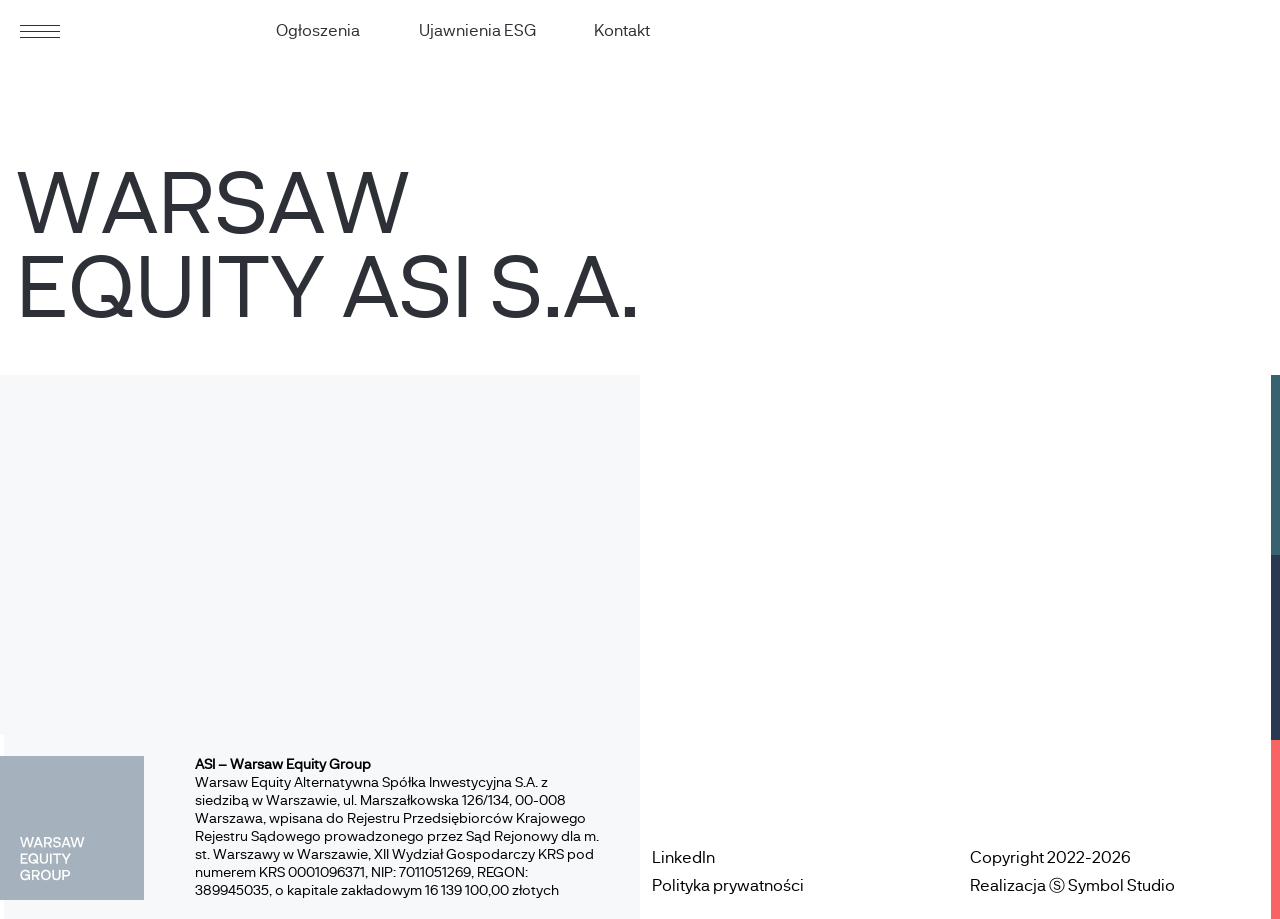
<file: index.html>
<!doctype html>
<html lang="pl-PL" style="margin-top:0!important">
<head>
<meta charset="UTF-8" />
<meta name="viewport" content="width=device-width, initial-scale=1" />
<meta property="og:type" content="website" />
<title>Warsaw Equity Group</title>
<meta name='robots' content='max-image-preview:large' />
<style id="wp-img-auto-sizes-contain-inline-css">
img:is([sizes=auto i],[sizes^="auto," i]){contain-intrinsic-size:3000px 1500px}
/*# sourceURL=wp-img-auto-sizes-contain-inline-css */
</style>
<link rel='stylesheet' id='weg64-styles-css' href='assets/weg/style.css' media='all' />
<link rel='stylesheet' id='block-library-css' href='assets/wp/block-library.css' media='all' />
<script id="jquery-core-js" src="assets/js/jquery.min.js"></script>
<script id="slick-js" src="assets/js/slick.min.js" defer></script>
<link rel="canonical" href="https://warsawequityasi.pl/" />
<link rel="icon" href="assets/img/weg.jpg" sizes="32x32" />
<link rel="icon" href="assets/img/weg.jpg" sizes="192x192" />
<link rel="apple-touch-icon" href="assets/img/weg.jpg" />
<meta name="msapplication-TileImage" content="assets/img/weg.jpg" />
<link rel="shortcut icon" href="favicon.ico" type="image/x-icon">
<link rel="icon" href="favicon.ico" type="image/x-icon">
<script type="text/javascript">
(function(window, document, dataLayerName, id) {
function stgCreateCookie(a,b,c){var d="";if(c){var e=new Date;e.setTime(e.getTime()+24*c*60*60*1e3),d="; expires="+e.toUTCString()}document.cookie=a+"="+b+d+"; path=/"}
var isStgDebug=(window.location.href.match("stg_debug")||document.cookie.match("stg_debug"))&&!window.location.href.match("stg_disable_debug");stgCreateCookie("stg_debug",isStgDebug?1:"",isStgDebug?14:-1);
var qP=[];dataLayerName!=="dataLayer"&&qP.push("data_layer_name="+dataLayerName),isStgDebug&&qP.push("stg_debug");var qPString=qP.length>0?("?"+qP.join("&")):"";
document.write('<script src=https://warsawequity.containers.piwik.pro/'+id+'.sync.js' + qPString + '></' + 'script>');
})(window, document, 'dataLayer', 'd491f00b-5db4-46d4-9a64-c88c39f91316');
</script>
</head>
<body class="home wp-singular page-template-default page page-id-2149 wp-theme-weg">
<script type="text/javascript">
(function(window, document, dataLayerName, id) {
window[dataLayerName]=window[dataLayerName]||[],window[dataLayerName].push({start:(new Date).getTime(),event:"stg.start"});var scripts=document.getElementsByTagName('script')[0],tags=document.createElement('script');
function stgCreateCookie(a,b,c){var d="";if(c){var e=new Date;e.setTime(e.getTime()+24*c*60*60*1e3),d="; expires="+e.toUTCString()}document.cookie=a+"="+b+d+"; path=/"}
var isStgDebug=(window.location.href.match("stg_debug")||document.cookie.match("stg_debug"))&&!window.location.href.match("stg_disable_debug");stgCreateCookie("stg_debug",isStgDebug?1:"",isStgDebug?14:-1);
var qP=[];dataLayerName!=="dataLayer"&&qP.push("data_layer_name="+dataLayerName),isStgDebug&&qP.push("stg_debug");var qPString=qP.length>0?("?"+qP.join("&")):"";
tags.async=!0,tags.src="https://warsawequity.containers.piwik.pro/"+id+".js"+qPString,scripts.parentNode.insertBefore(tags,scripts);
!function(a,n,i){a[n]=a[n]||{};for(var c=0;c<i.length;c++)!function(i){a[n][i]=a[n][i]||{},a[n][i].api=a[n][i].api||function(){var a=[].slice.call(arguments,0);"string"==typeof a[0]&&window[dataLayerName].push({event:n+"."+i+":"+a[0],parameters:[].slice.call(arguments,1)})}}(i[c])}(window,"ppms",["tm","cm"]);
})(window, document, 'dataLayer', 'd491f00b-5db4-46d4-9a64-c88c39f91316');
</script><noscript><iframe src=https://warsawequity.containers.piwik.pro/d491f00b-5db4-46d4-9a64-c88c39f91316/noscript.html height="0" width="0" style="display:none;visibility:hidden"></iframe></noscript>
<div id="page">
<header id="mast-head">
<h1 data-aos="fade-up-right" data-aos-delay="800"><a href="index.html">Warsaw Equity Group</a></h1>
<div id="top-bar" class="start-type-dark">
<nav id="main-nav">
<ul id="primary-menu" class="menu"><li id="menu-item-2145" class="menu-item menu-item-type-custom menu-item-object-custom current-menu-item current_page_item menu-item-2145"><a href="index.html" aria-current="page"><span>Strona główna</span></a></li>
<li id="menu-item-2153" class="menu-item menu-item-type-post_type menu-item-object-page menu-item-2153"><a href="ogloszenia/index.html"><span>Ogłoszenia</span></a></li>
<li id="menu-item-2163" class="menu-item menu-item-type-post_type menu-item-object-page menu-item-2163"><a href="ujawnienia-esg/index.html"><span>Ujawnienia ESG</span></a></li>
<li id="menu-item-2138" class="menu-item menu-item-type-post_type menu-item-object-page menu-item-2138"><a href="kontakt/index.html"><span>Kontakt</span></a></li>
</ul>		</nav>
</div>
</header>
	<footer id="site-footer" class="overflow-hidden">
<h2 class="footer-1 sgta sgxa">Warsaw Equity&nbsp;ASI&nbsp;S.A.</h2>
<div class="position-relative">
<div class="row row-a mt-0 mt-lg-5">
<div class="col-a col-lg-6 pt-0 pt-lg-4">
<div>
</div>
</div>
<div id="wegform" class="col-b col-lg-6 pt-0 pt-lg-4">
<div>
<!--<div class="ml-embedded" data-form="K4y35I"></div>
<script>
(function(w,d,e,u,f,l,n){w[f]=w[f]||function(){(w[f].q=w[f].q||[])
.push(arguments);},l=d.createElement(e),l.async=1,l.src=u,
n=d.getElementsByTagName(e)[0],n.parentNode.insertBefore(l,n);})
(window,document,'script','https://assets.mailerlite.com/js/universal.js','ml');
ml('account', '56081');
</script>-->
<script type="text/javascript" src="https://app.getresponse.com/view_webform_v2.js?u=tXAnA&amp;webforms_id=Gcp0E" data-webform-id="Gcp0E" defer></script><style>
.grwf2-wrapper.wf2-embedded {
margin-left: 0 !important
}
</style>
<style>
#wegform .ml-form-align-center {
text-align: left !important;
}
#wegform .ml-form-embedContainer .ml-form-embedWrapper {
background: transparent !important
}
#wegform .ml-form-embedContainer .ml-form-embedWrapper .ml-form-embedBody,
#wegform .ml-form-embedContainer .ml-form-embedWrapper .ml-form-successBody {
padding: 0 !important;
}
#wegform .ml-form-embedContainer .ml-form-embedWrapper .ml-form-embedBody .ml-form-fieldRow input {
border-radius: 0 !important;
border-top: none !important;
border-left: none !important;
border-right: none !important;
padding-left: 0 !important;
}
#wegform .form-control:focus {
box-shadow: none;
border-color: #000 !important
}
#wegform ::placeholder {
color: #a5b2bd !important;
opacity: 1;
}
#wegform :-ms-input-placeholder {
color: #a5b2bd;
}
#wegform ::-ms-input-placeholder {
color: #a5b2bd;
}
</style>
</div>
</div>
</div>
<div class="row row-b">
<div class="col-b col-lg-6 footnote">
<strong>ASI – Warsaw Equity Group</strong>
<div>Warsaw Equity Alternatywna Spółka Inwestycyjna S.A.  z siedzibą w Warszawie, ul. Marszałkowska 126/134, 00-008 Warszawa, wpisana do Rejestru Przedsiębiorców Krajowego Rejestru Sądowego prowadzonego przez Sąd Rejonowy dla m. st. Warszawy w Warszawie, XII Wydział Gospodarczy KRS pod numerem KRS 0001096371, NIP: 7011051269, REGON: 389945035, o kapitale zakładowym 16 139 100,00 złotych</div>
</div>
<div class="col-c col-lg-3 align-self-end">
<a href="https://www.linkedin.com/company/warsaw-equity-group" target="_blank">LinkedIn</a>					<a href="polityka-prywatnosci/index.html" target="_blank">Polityka prywatności</a>
<!-- <a href="">Warsaw Equity ASI</a> -->
</div>
<div class="col-d col-lg-3 align-self-end">
<span>Copyright 2022-2026</span>
<span>Realizacja &#9416; Symbol Studio</span>
</div>
</div>
<div class="el-1"></div>
</div>
</footer>
</div><!-- #page -->
<script id="weg64-scripts-js" src="assets/weg/js/scripts.js" defer></script>
<script src="assets/js/aos.js"></script>
</body>
</html><!-- via php -->
</file>
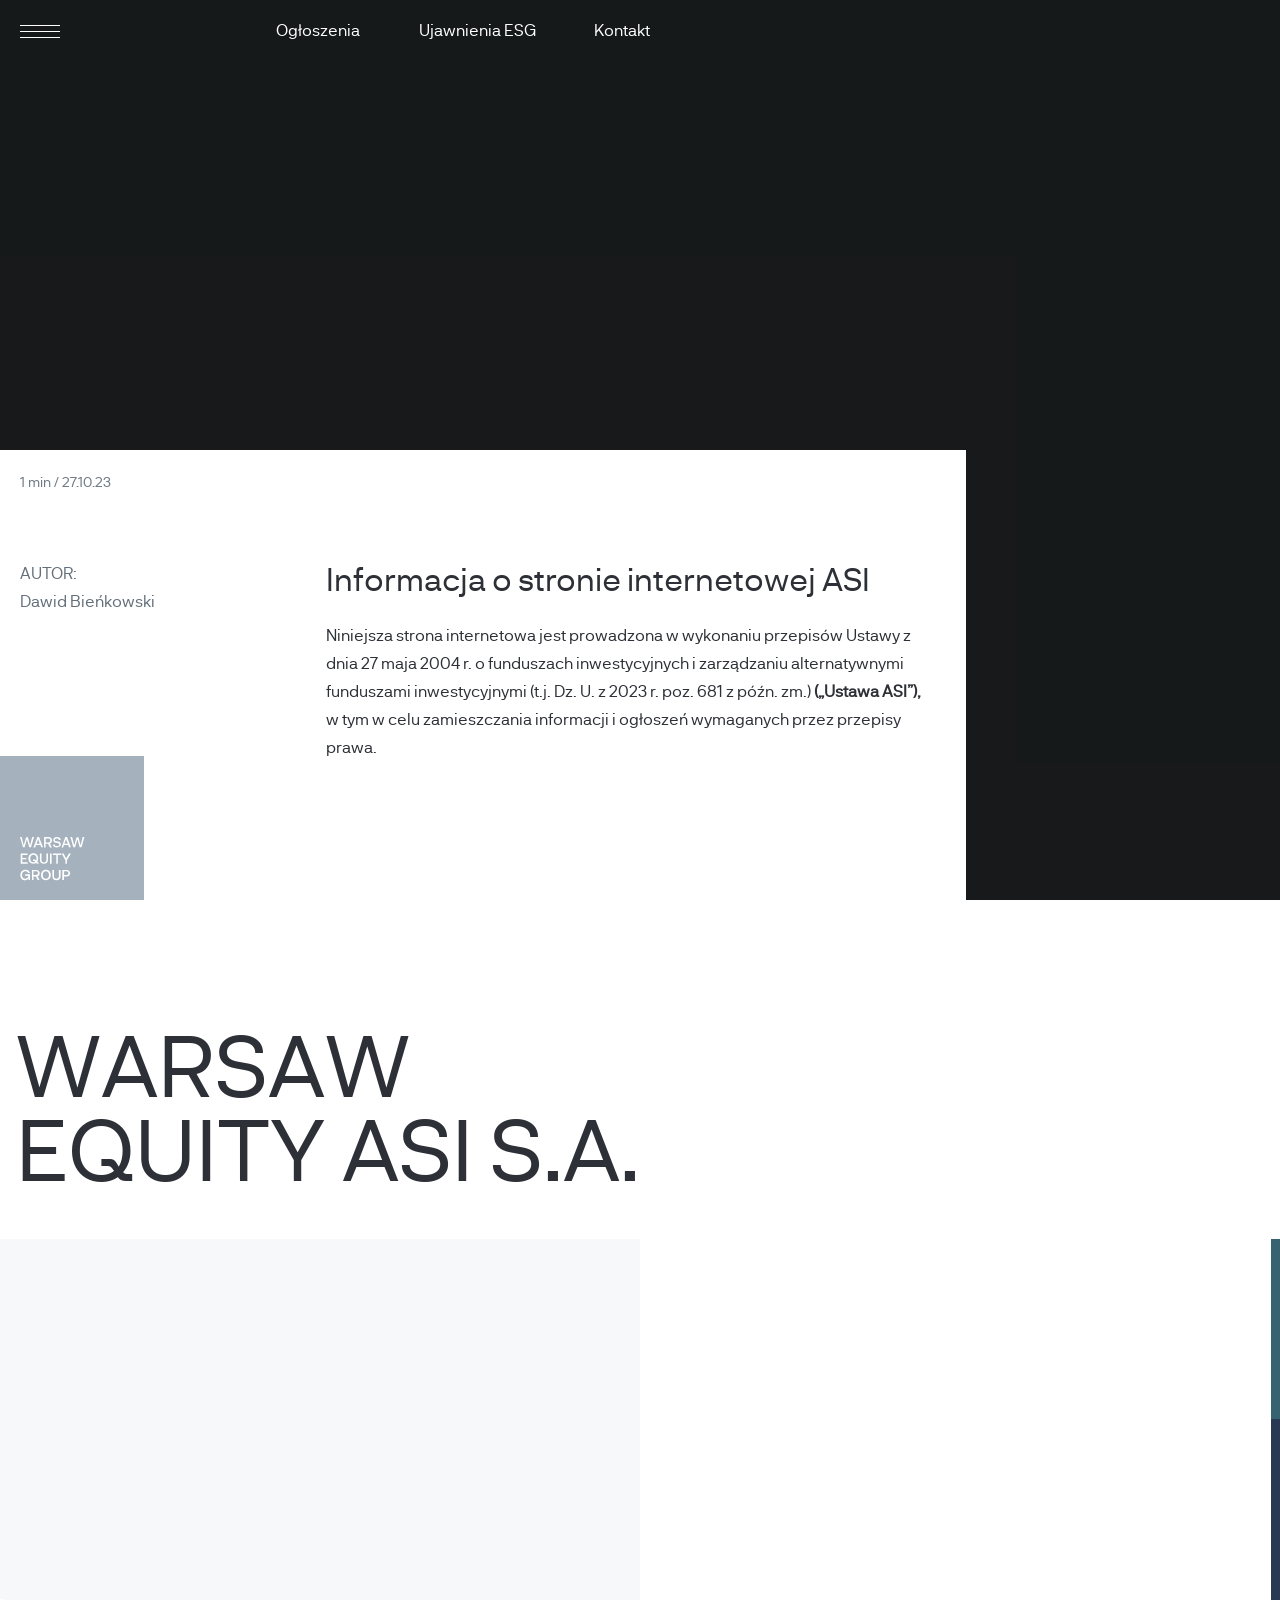
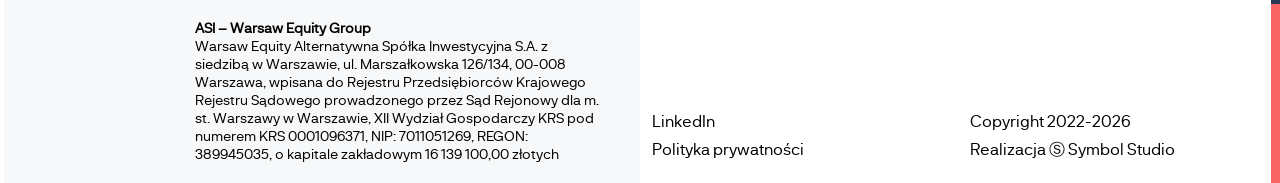
<file: informacja-o-stronie-internetowej-asi/index.html>
<!doctype html>
<html lang="pl-PL" style="margin-top:0!important">
<head>
<meta charset="UTF-8" />
<meta name="viewport" content="width=device-width, initial-scale=1" />
<meta property="og:type" content="website" />
<title>Informacja o stronie internetowej ASI &#8211; Warsaw Equity Group</title>
<meta name='robots' content='max-image-preview:large' />
<style id="wp-img-auto-sizes-contain-inline-css">
img:is([sizes=auto i],[sizes^="auto," i]){contain-intrinsic-size:3000px 1500px}
/*# sourceURL=wp-img-auto-sizes-contain-inline-css */
</style>
<link rel='stylesheet' id='weg64-styles-css' href='../assets/weg/style.css' media='all' />
<link rel='stylesheet' id='block-library-css' href='../assets/wp/block-library.css' media='all' />
<script id="jquery-core-js" src="../assets/js/jquery.min.js"></script>
<script id="slick-js" src="../assets/js/slick.min.js" defer></script>
<link rel="canonical" href="https://warsawequityasi.pl/informacja-o-stronie-internetowej-asi/" />
<link rel="icon" href="../assets/img/weg.jpg" sizes="32x32" />
<link rel="icon" href="../assets/img/weg.jpg" sizes="192x192" />
<link rel="apple-touch-icon" href="../assets/img/weg.jpg" />
<meta name="msapplication-TileImage" content="../assets/img/weg.jpg" />
<link rel="shortcut icon" href="../favicon.ico" type="image/x-icon">
<link rel="icon" href="../favicon.ico" type="image/x-icon">
<script type="text/javascript">
(function(window, document, dataLayerName, id) {
function stgCreateCookie(a,b,c){var d="";if(c){var e=new Date;e.setTime(e.getTime()+24*c*60*60*1e3),d="; expires="+e.toUTCString()}document.cookie=a+"="+b+d+"; path=/"}
var isStgDebug=(window.location.href.match("stg_debug")||document.cookie.match("stg_debug"))&&!window.location.href.match("stg_disable_debug");stgCreateCookie("stg_debug",isStgDebug?1:"",isStgDebug?14:-1);
var qP=[];dataLayerName!=="dataLayer"&&qP.push("data_layer_name="+dataLayerName),isStgDebug&&qP.push("stg_debug");var qPString=qP.length>0?("?"+qP.join("&")):"";
document.write('<script src=https://warsawequity.containers.piwik.pro/'+id+'.sync.js' + qPString + '></' + 'script>');
})(window, document, 'dataLayer', 'd491f00b-5db4-46d4-9a64-c88c39f91316');
</script>
</head>
<body class="wp-singular post-template-default single single-post postid-1826 single-format-standard wp-theme-weg">
<script type="text/javascript">
(function(window, document, dataLayerName, id) {
window[dataLayerName]=window[dataLayerName]||[],window[dataLayerName].push({start:(new Date).getTime(),event:"stg.start"});var scripts=document.getElementsByTagName('script')[0],tags=document.createElement('script');
function stgCreateCookie(a,b,c){var d="";if(c){var e=new Date;e.setTime(e.getTime()+24*c*60*60*1e3),d="; expires="+e.toUTCString()}document.cookie=a+"="+b+d+"; path=/"}
var isStgDebug=(window.location.href.match("stg_debug")||document.cookie.match("stg_debug"))&&!window.location.href.match("stg_disable_debug");stgCreateCookie("stg_debug",isStgDebug?1:"",isStgDebug?14:-1);
var qP=[];dataLayerName!=="dataLayer"&&qP.push("data_layer_name="+dataLayerName),isStgDebug&&qP.push("stg_debug");var qPString=qP.length>0?("?"+qP.join("&")):"";
tags.async=!0,tags.src="https://warsawequity.containers.piwik.pro/"+id+".js"+qPString,scripts.parentNode.insertBefore(tags,scripts);
!function(a,n,i){a[n]=a[n]||{};for(var c=0;c<i.length;c++)!function(i){a[n][i]=a[n][i]||{},a[n][i].api=a[n][i].api||function(){var a=[].slice.call(arguments,0);"string"==typeof a[0]&&window[dataLayerName].push({event:n+"."+i+":"+a[0],parameters:[].slice.call(arguments,1)})}}(i[c])}(window,"ppms",["tm","cm"]);
})(window, document, 'dataLayer', 'd491f00b-5db4-46d4-9a64-c88c39f91316');
</script><noscript><iframe src=https://warsawequity.containers.piwik.pro/d491f00b-5db4-46d4-9a64-c88c39f91316/noscript.html height="0" width="0" style="display:none;visibility:hidden"></iframe></noscript>
<div id="page">
<header id="mast-head">
<h1 data-aos="fade-up-right" data-aos-delay="800"><a href="../index.html">Warsaw Equity Group</a></h1>
<div id="top-bar" class="">
<nav id="main-nav">
<ul id="primary-menu" class="menu"><li id="menu-item-2145" class="menu-item menu-item-type-custom menu-item-object-custom menu-item-2145"><a href="../index.html"><span>Strona główna</span></a></li>
<li id="menu-item-2153" class="menu-item menu-item-type-post_type menu-item-object-page current_page_parent menu-item-2153"><a href="../ogloszenia/index.html"><span>Ogłoszenia</span></a></li>
<li id="menu-item-2163" class="menu-item menu-item-type-post_type menu-item-object-page menu-item-2163"><a href="../ujawnienia-esg/index.html"><span>Ujawnienia ESG</span></a></li>
<li id="menu-item-2138" class="menu-item menu-item-type-post_type menu-item-object-page menu-item-2138"><a href="../kontakt/index.html"><span>Kontakt</span></a></li>
</ul>		</nav>
</div>
</header>
<section class="fp-intro post-thumbnail">
<div class="fp-dbg">
</div>
</section>
<article id="post-1826" class="overflow-hidden post-1826 post type-post status-publish format-standard hentry">	
<div class="row">
<div class="col-lg-9 post-container">
<div class="row">
<div class="col-lg-4 mb-4">
<div class="post-meta"><span class="d-block d-lg-inline">1 min</span><span class="d-none d-lg-inline"> / </span>27.10.23</div>	
</div>
<div class="col-lg-8 mb-4">
</div>
<div class="col-lg-4">
<div class="post-author">
AUTOR:<br>Dawid Bieńkowski					</div>
</div>
<div class="col-lg-8">
<div class="post-body">
<h2 class="post-title font-size-15 mb-4">Informacja o stronie internetowej ASI</h2>
<p class="p1"><span class="s1">Niniejsza strona internetowa jest prowadzona w wykonaniu przepisów Ustawy </span>z dnia 27 maja 2004 r. o funduszach inwestycyjnych i zarządzaniu alternatywnymi funduszami inwestycyjnymi (t.j. Dz. U. z 2023 r. poz. 681 z późn. zm.) <span class="s1"><b>(„Ustawa ASI”),</b></span> w tym w celu zamieszczania informacji i ogłoszeń wymaganych przez przepisy prawa.</p>
</div>
</div>
</div>
</div>
</div>
</article>
<section class="std-py"><div class="section-content posts-container">
</div></div>
	<footer id="site-footer" class="overflow-hidden">
<h2 class="footer-1 sgta sgxa">Warsaw Equity&nbsp;ASI&nbsp;S.A.</h2>
<div class="position-relative">
<div class="row row-a mt-0 mt-lg-5">
<div class="col-a col-lg-6 pt-0 pt-lg-4">
<div>
</div>
</div>
<div id="wegform" class="col-b col-lg-6 pt-0 pt-lg-4">
<div>
<!--<div class="ml-embedded" data-form="K4y35I"></div>
<script>
(function(w,d,e,u,f,l,n){w[f]=w[f]||function(){(w[f].q=w[f].q||[])
.push(arguments);},l=d.createElement(e),l.async=1,l.src=u,
n=d.getElementsByTagName(e)[0],n.parentNode.insertBefore(l,n);})
(window,document,'script','https://assets.mailerlite.com/js/universal.js','ml');
ml('account', '56081');
</script>-->
<script type="text/javascript" src="https://app.getresponse.com/view_webform_v2.js?u=tXAnA&amp;webforms_id=Gcp0E" data-webform-id="Gcp0E" defer></script><style>
.grwf2-wrapper.wf2-embedded {
margin-left: 0 !important
}
</style>
<style>
#wegform .ml-form-align-center {
text-align: left !important;
}
#wegform .ml-form-embedContainer .ml-form-embedWrapper {
background: transparent !important
}
#wegform .ml-form-embedContainer .ml-form-embedWrapper .ml-form-embedBody,
#wegform .ml-form-embedContainer .ml-form-embedWrapper .ml-form-successBody {
padding: 0 !important;
}
#wegform .ml-form-embedContainer .ml-form-embedWrapper .ml-form-embedBody .ml-form-fieldRow input {
border-radius: 0 !important;
border-top: none !important;
border-left: none !important;
border-right: none !important;
padding-left: 0 !important;
}
#wegform .form-control:focus {
box-shadow: none;
border-color: #000 !important
}
#wegform ::placeholder {
color: #a5b2bd !important;
opacity: 1;
}
#wegform :-ms-input-placeholder {
color: #a5b2bd;
}
#wegform ::-ms-input-placeholder {
color: #a5b2bd;
}
</style>
</div>
</div>
</div>
<div class="row row-b">
<div class="col-b col-lg-6 footnote">
<strong>ASI – Warsaw Equity Group</strong>
<div>Warsaw Equity Alternatywna Spółka Inwestycyjna S.A.  z siedzibą w Warszawie, ul. Marszałkowska 126/134, 00-008 Warszawa, wpisana do Rejestru Przedsiębiorców Krajowego Rejestru Sądowego prowadzonego przez Sąd Rejonowy dla m. st. Warszawy w Warszawie, XII Wydział Gospodarczy KRS pod numerem KRS 0001096371, NIP: 7011051269, REGON: 389945035, o kapitale zakładowym 16 139 100,00 złotych</div>
</div>
<div class="col-c col-lg-3 align-self-end">
<a href="https://www.linkedin.com/company/warsaw-equity-group" target="_blank">LinkedIn</a>					<a href="../polityka-prywatnosci/index.html" target="_blank">Polityka prywatności</a>
<!-- <a href="">Warsaw Equity ASI</a> -->
</div>
<div class="col-d col-lg-3 align-self-end">
<span>Copyright 2022-2026</span>
<span>Realizacja &#9416; Symbol Studio</span>
</div>
</div>
<div class="el-1"></div>
</div>
</footer>
</div><!-- #page -->
<script id="weg64-scripts-js" src="../assets/weg/js/scripts.js" defer></script>
<script src="../assets/js/aos.js"></script>
</body>
</html><!-- need to refresh to see cached version -->
</file>
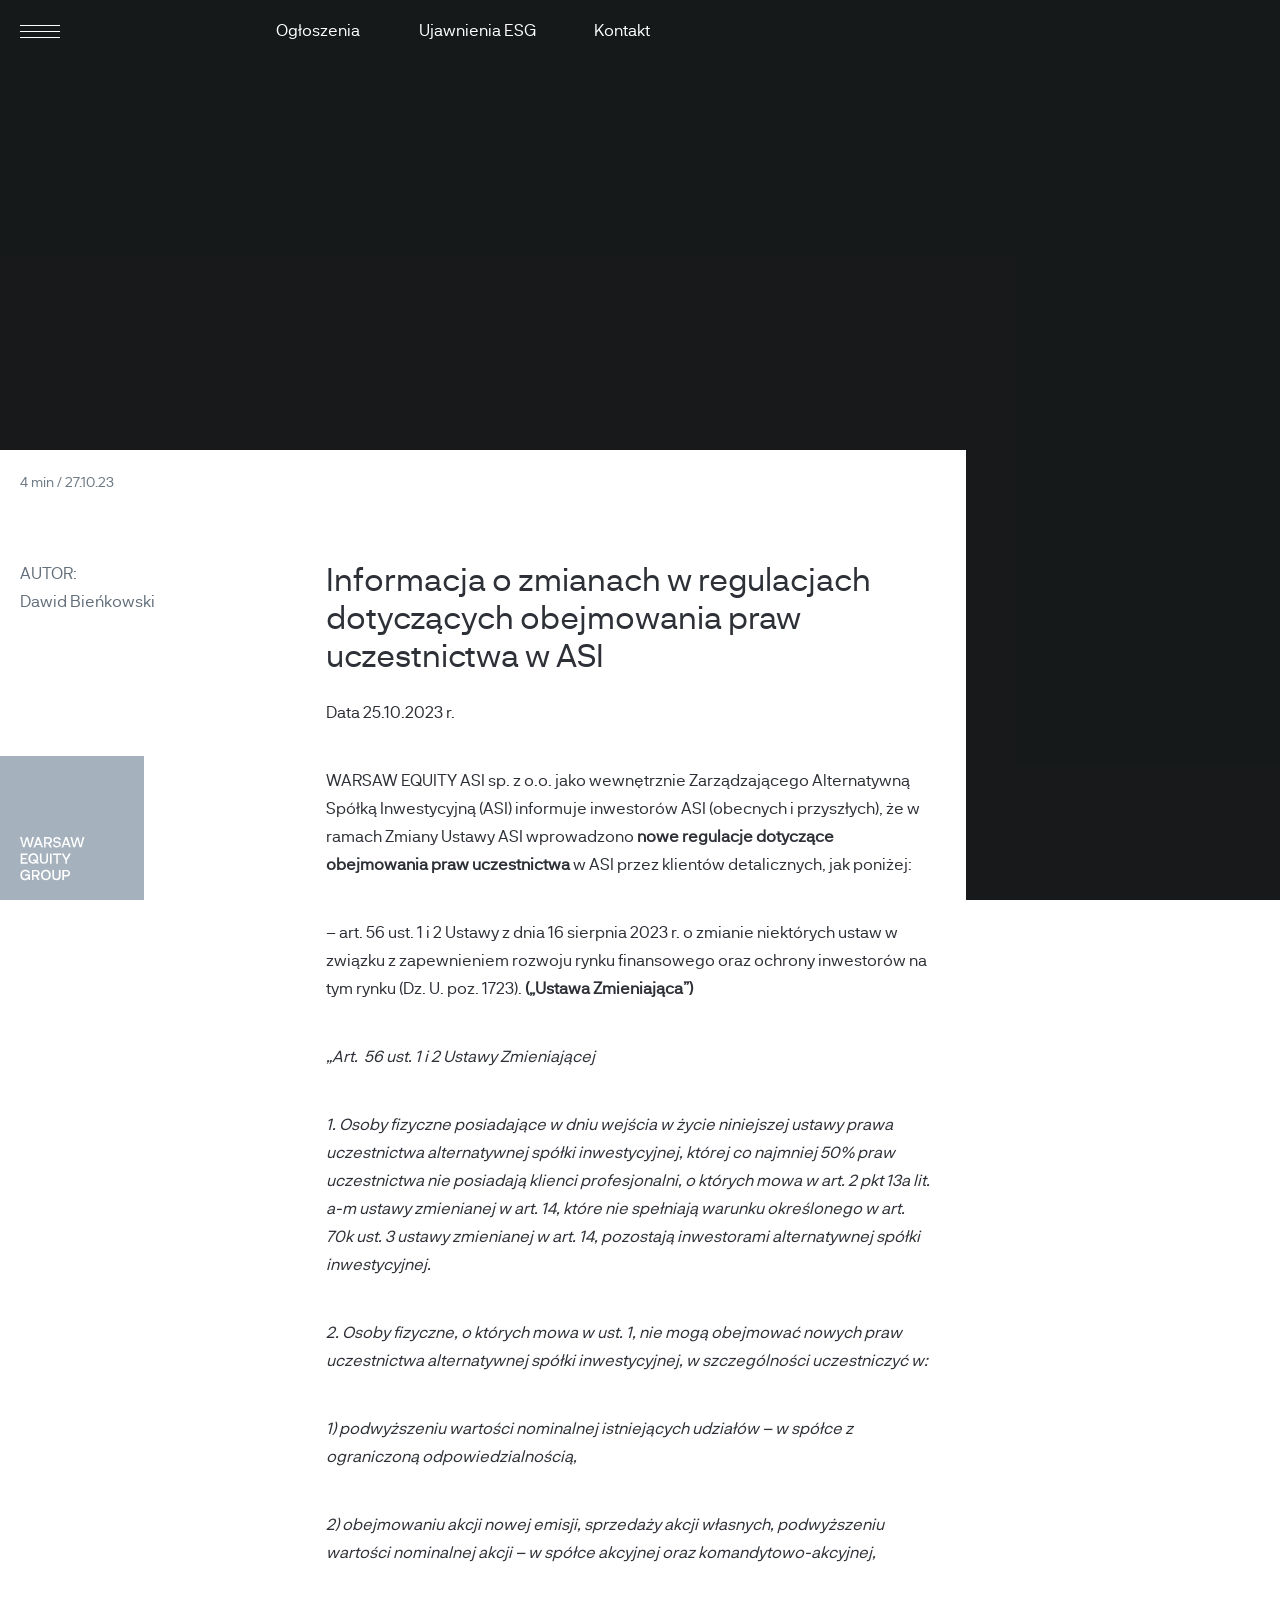
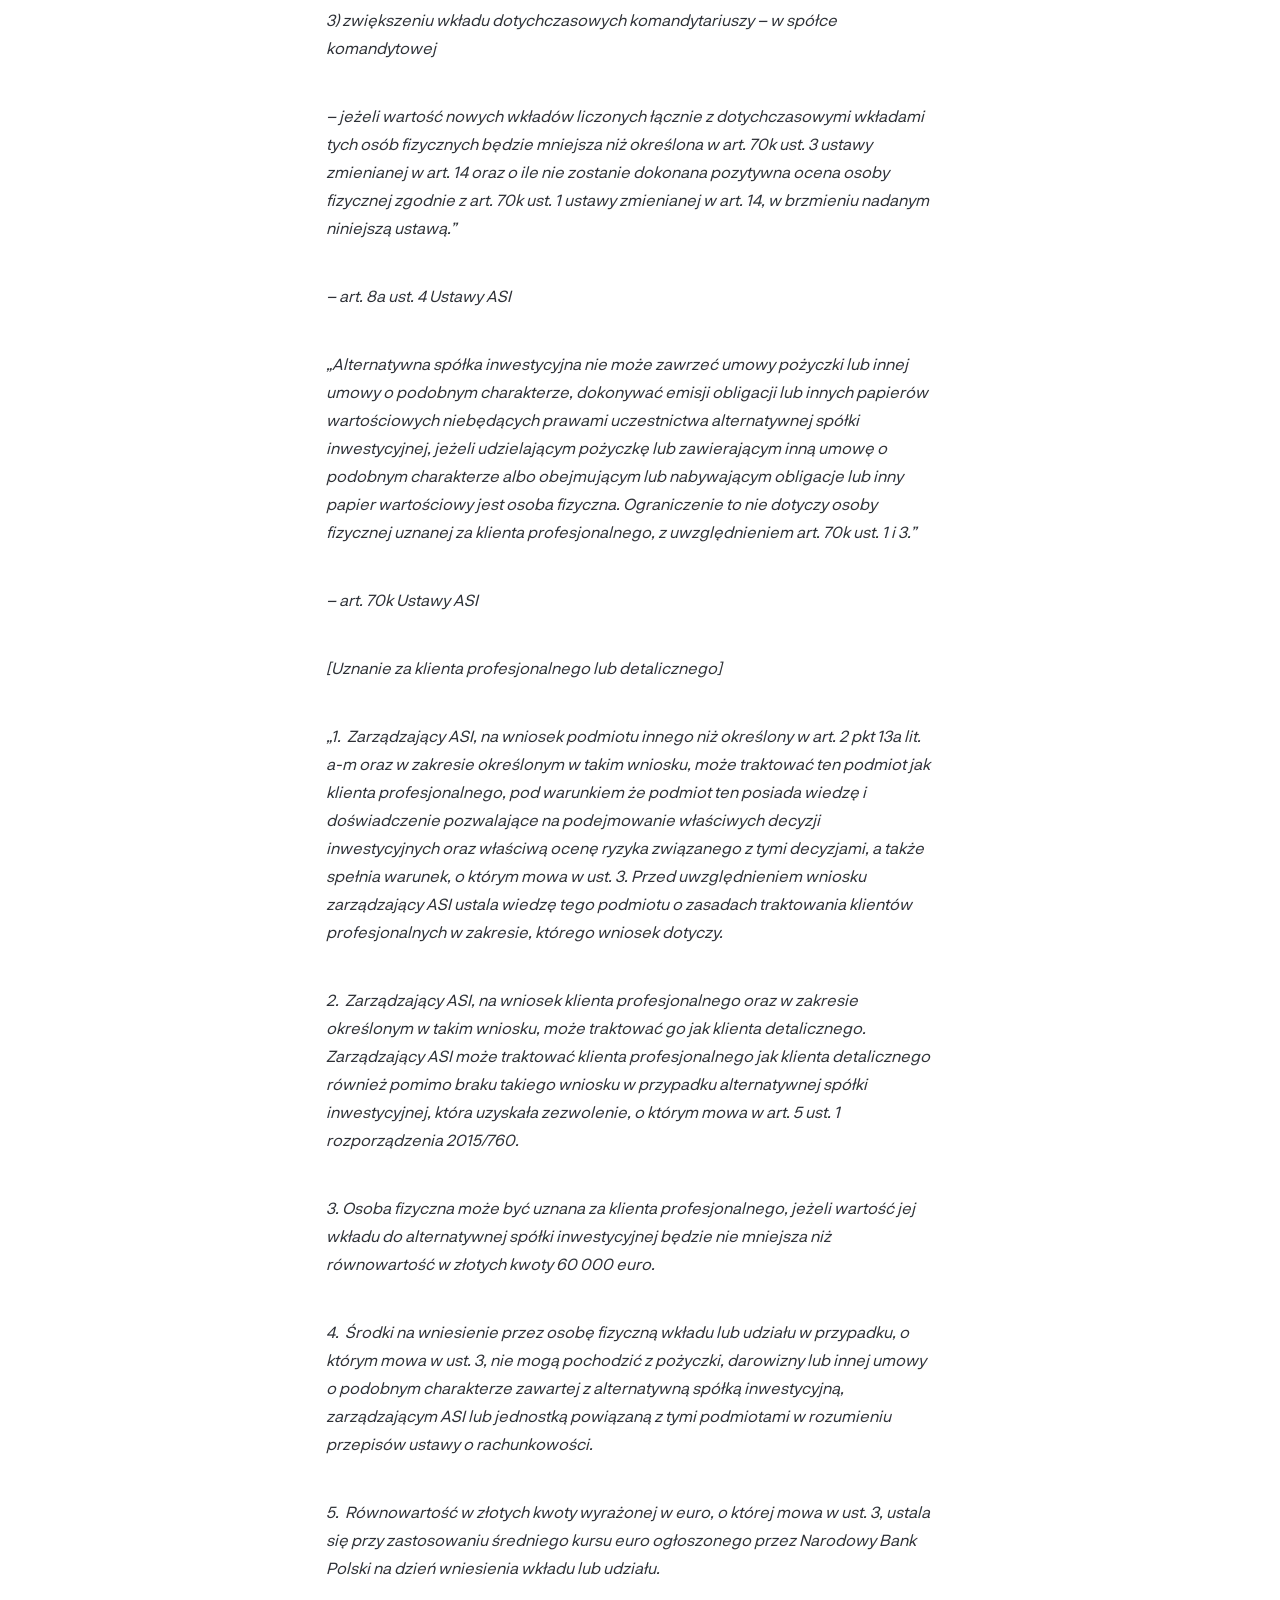
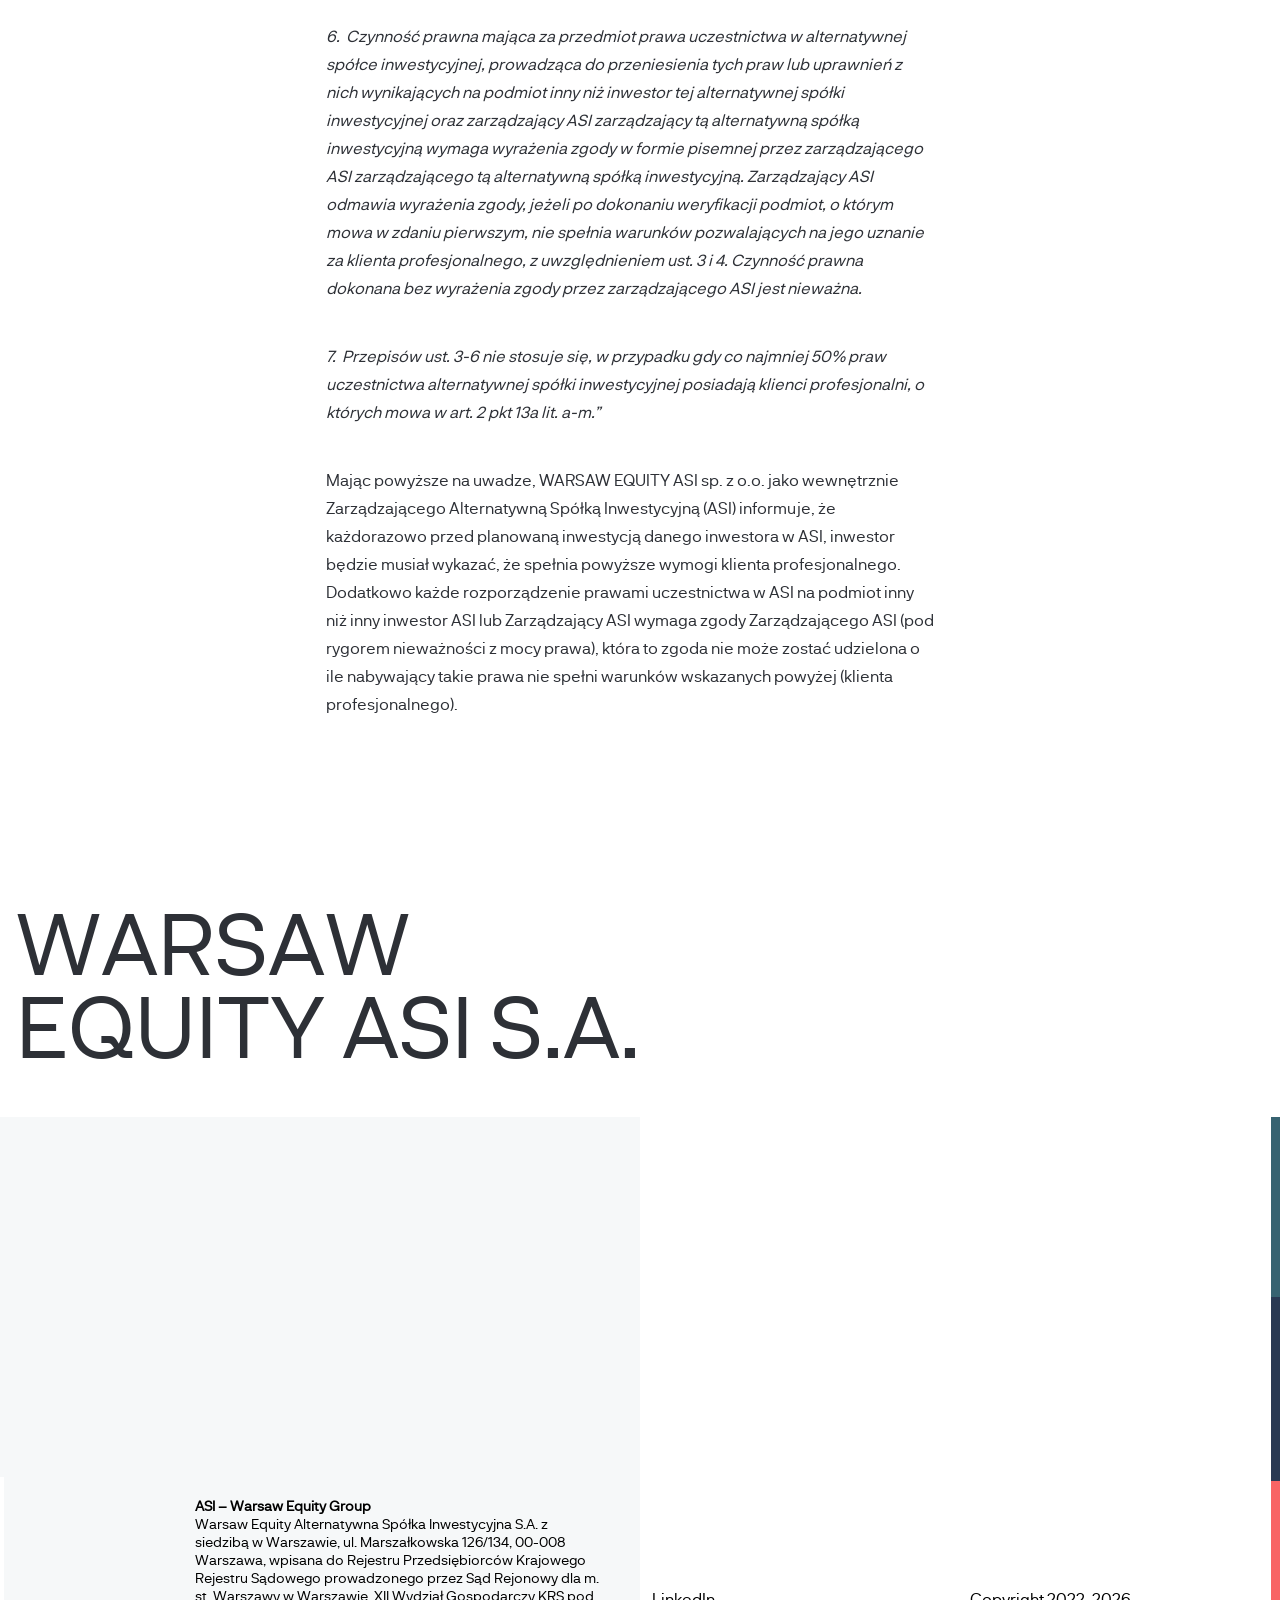
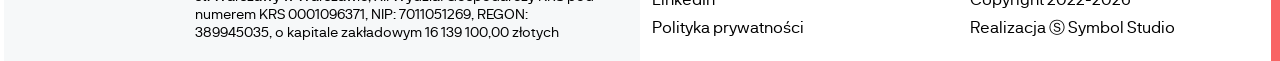
<file: informacja-o-zmianach-w-regulacjach-dotyczacych-obejmowania-praw-uczestnictwa-w-asi/index.html>
<!doctype html>
<html lang="pl-PL" style="margin-top:0!important">
<head>
<meta charset="UTF-8" />
<meta name="viewport" content="width=device-width, initial-scale=1" />
<meta property="og:type" content="website" />
<title>Informacja o zmianach w regulacjach dotyczących obejmowania praw uczestnictwa w ASI &#8211; Warsaw Equity Group</title>
<meta name='robots' content='max-image-preview:large' />
<style id="wp-img-auto-sizes-contain-inline-css">
img:is([sizes=auto i],[sizes^="auto," i]){contain-intrinsic-size:3000px 1500px}
/*# sourceURL=wp-img-auto-sizes-contain-inline-css */
</style>
<link rel='stylesheet' id='weg64-styles-css' href='../assets/weg/style.css' media='all' />
<link rel='stylesheet' id='block-library-css' href='../assets/wp/block-library.css' media='all' />
<script id="jquery-core-js" src="../assets/js/jquery.min.js"></script>
<script id="slick-js" src="../assets/js/slick.min.js" defer></script>
<link rel="canonical" href="https://warsawequityasi.pl/informacja-o-zmianach-w-regulacjach-dotyczacych-obejmowania-praw-uczestnictwa-w-asi/" />
<link rel="icon" href="../assets/img/weg.jpg" sizes="32x32" />
<link rel="icon" href="../assets/img/weg.jpg" sizes="192x192" />
<link rel="apple-touch-icon" href="../assets/img/weg.jpg" />
<meta name="msapplication-TileImage" content="../assets/img/weg.jpg" />
<link rel="shortcut icon" href="../favicon.ico" type="image/x-icon">
<link rel="icon" href="../favicon.ico" type="image/x-icon">
<script type="text/javascript">
(function(window, document, dataLayerName, id) {
function stgCreateCookie(a,b,c){var d="";if(c){var e=new Date;e.setTime(e.getTime()+24*c*60*60*1e3),d="; expires="+e.toUTCString()}document.cookie=a+"="+b+d+"; path=/"}
var isStgDebug=(window.location.href.match("stg_debug")||document.cookie.match("stg_debug"))&&!window.location.href.match("stg_disable_debug");stgCreateCookie("stg_debug",isStgDebug?1:"",isStgDebug?14:-1);
var qP=[];dataLayerName!=="dataLayer"&&qP.push("data_layer_name="+dataLayerName),isStgDebug&&qP.push("stg_debug");var qPString=qP.length>0?("?"+qP.join("&")):"";
document.write('<script src=https://warsawequity.containers.piwik.pro/'+id+'.sync.js' + qPString + '></' + 'script>');
})(window, document, 'dataLayer', 'd491f00b-5db4-46d4-9a64-c88c39f91316');
</script>
</head>
<body class="wp-singular post-template-default single single-post postid-1829 single-format-standard wp-theme-weg">
<script type="text/javascript">
(function(window, document, dataLayerName, id) {
window[dataLayerName]=window[dataLayerName]||[],window[dataLayerName].push({start:(new Date).getTime(),event:"stg.start"});var scripts=document.getElementsByTagName('script')[0],tags=document.createElement('script');
function stgCreateCookie(a,b,c){var d="";if(c){var e=new Date;e.setTime(e.getTime()+24*c*60*60*1e3),d="; expires="+e.toUTCString()}document.cookie=a+"="+b+d+"; path=/"}
var isStgDebug=(window.location.href.match("stg_debug")||document.cookie.match("stg_debug"))&&!window.location.href.match("stg_disable_debug");stgCreateCookie("stg_debug",isStgDebug?1:"",isStgDebug?14:-1);
var qP=[];dataLayerName!=="dataLayer"&&qP.push("data_layer_name="+dataLayerName),isStgDebug&&qP.push("stg_debug");var qPString=qP.length>0?("?"+qP.join("&")):"";
tags.async=!0,tags.src="https://warsawequity.containers.piwik.pro/"+id+".js"+qPString,scripts.parentNode.insertBefore(tags,scripts);
!function(a,n,i){a[n]=a[n]||{};for(var c=0;c<i.length;c++)!function(i){a[n][i]=a[n][i]||{},a[n][i].api=a[n][i].api||function(){var a=[].slice.call(arguments,0);"string"==typeof a[0]&&window[dataLayerName].push({event:n+"."+i+":"+a[0],parameters:[].slice.call(arguments,1)})}}(i[c])}(window,"ppms",["tm","cm"]);
})(window, document, 'dataLayer', 'd491f00b-5db4-46d4-9a64-c88c39f91316');
</script><noscript><iframe src=https://warsawequity.containers.piwik.pro/d491f00b-5db4-46d4-9a64-c88c39f91316/noscript.html height="0" width="0" style="display:none;visibility:hidden"></iframe></noscript>
<div id="page">
<header id="mast-head">
<h1 data-aos="fade-up-right" data-aos-delay="800"><a href="../index.html">Warsaw Equity Group</a></h1>
<div id="top-bar" class="">
<nav id="main-nav">
<ul id="primary-menu" class="menu"><li id="menu-item-2145" class="menu-item menu-item-type-custom menu-item-object-custom menu-item-2145"><a href="../index.html"><span>Strona główna</span></a></li>
<li id="menu-item-2153" class="menu-item menu-item-type-post_type menu-item-object-page current_page_parent menu-item-2153"><a href="../ogloszenia/index.html"><span>Ogłoszenia</span></a></li>
<li id="menu-item-2163" class="menu-item menu-item-type-post_type menu-item-object-page menu-item-2163"><a href="../ujawnienia-esg/index.html"><span>Ujawnienia ESG</span></a></li>
<li id="menu-item-2138" class="menu-item menu-item-type-post_type menu-item-object-page menu-item-2138"><a href="../kontakt/index.html"><span>Kontakt</span></a></li>
</ul>		</nav>
</div>
</header>
<section class="fp-intro post-thumbnail">
<div class="fp-dbg">
</div>
</section>
<article id="post-1829" class="overflow-hidden post-1829 post type-post status-publish format-standard hentry">	
<div class="row">
<div class="col-lg-9 post-container">
<div class="row">
<div class="col-lg-4 mb-4">
<div class="post-meta"><span class="d-block d-lg-inline">4 min</span><span class="d-none d-lg-inline"> / </span>27.10.23</div>	
</div>
<div class="col-lg-8 mb-4">
</div>
<div class="col-lg-4">
<div class="post-author">
AUTOR:<br>Dawid Bieńkowski					</div>
</div>
<div class="col-lg-8">
<div class="post-body">
<h2 class="post-title font-size-15 mb-4">Informacja o zmianach w regulacjach dotyczących obejmowania praw uczestnictwa w ASI</h2>
<p class="p1">Data 25.10.2023 r.</p>
<p class="p2">WARSAW EQUITY ASI sp. z o.o. jako wewnętrznie Zarządzającego Alternatywną Spółką Inwestycyjną (ASI) informuje inwestorów ASI (obecnych i przyszłych), że w ramach Zmiany Ustawy ASI wprowadzono <span class="s1"><b>nowe regulacje dotyczące obejmowania praw uczestnictwa</b></span> w ASI przez klientów detalicznych, jak poniżej:</p>
<p class="p2"><span class="s2">&#8211; art. 56 ust. 1 i 2 Ustawy</span> z dnia 16 sierpnia 2023 r. o zmianie niektórych ustaw w związku z zapewnieniem rozwoju rynku finansowego oraz ochrony inwestorów na tym rynku (Dz. U. poz. 1723). <b>(„Ustawa Zmieniająca”)</b></p>
<p><span id="more-1829"></span></p>
<p class="p3"><span class="s3"><i>„Art.<span class="Apple-converted-space">  </span>56</i></span><i> ust. 1 i 2 Ustawy Zmieniającej</i></p>
<p class="p3"><i>1. Osoby fizyczne posiadające w dniu wejścia w życie niniejszej ustawy prawa uczestnictwa alternatywnej spółki inwestycyjnej, której co najmniej 50% praw uczestnictwa nie posiadają klienci profesjonalni, o których mowa w art. 2 pkt 13a lit. a-m ustawy zmienianej w art. 14, które nie spełniają warunku określonego w art. 70k ust. 3 ustawy zmienianej w art. 14, pozostają inwestorami alternatywnej spółki inwestycyjnej.</i></p>
<p class="p3"><i>2. Osoby fizyczne, o których mowa w ust. 1, nie mogą obejmować nowych praw uczestnictwa alternatywnej spółki inwestycyjnej, w szczególności uczestniczyć w:</i></p>
<p class="p3"><span class="s3"><i>1) </i></span><i>podwyższeniu wartości nominalnej istniejących udziałów &#8211; w spółce z ograniczoną odpowiedzialnością,</i></p>
<p class="p3"><span class="s3"><i>2) </i></span><i>obejmowaniu akcji nowej emisji, sprzedaży akcji własnych, podwyższeniu wartości nominalnej akcji &#8211; w spółce akcyjnej oraz komandytowo-akcyjnej,</i></p>
<p class="p3"><span class="s3"><i>3) </i></span><i>zwiększeniu wkładu dotychczasowych komandytariuszy &#8211; w spółce komandytowej</i></p>
<p class="p3"><i>&#8211; jeżeli wartość nowych wkładów liczonych łącznie z dotychczasowymi wkładami tych osób fizycznych będzie mniejsza niż określona w art. 70k ust. 3 ustawy zmienianej w art. 14 oraz o ile nie zostanie dokonana pozytywna ocena osoby fizycznej zgodnie z art. 70k ust. 1 ustawy zmienianej w art. 14, w brzmieniu nadanym niniejszą ustawą.</i><span class="s3"><i>”</i></span></p>
<p class="p1"><i>&#8211; art. 8a ust. 4 Ustawy ASI</i></p>
<p class="p3"><span class="s3"><i>„</i></span><i>Alternatywna spółka inwestycyjna nie może zawrzeć umowy pożyczki lub innej umowy o podobnym charakterze, dokonywać emisji obligacji lub innych papierów wartościowych niebędących prawami uczestnictwa alternatywnej spółki inwestycyjnej, jeżeli udzielającym pożyczkę lub zawierającym inną umowę o podobnym charakterze albo obejmującym lub nabywającym obligacje lub inny papier wartościowy jest osoba fizyczna. Ograniczenie to nie dotyczy osoby fizycznej uznanej za klienta profesjonalnego, z uwzględnieniem art. 70</i><span class="s3"><i>k ust. 1 i 3.”</i></span></p>
<p class="p1"><i>&#8211; art. 70k Ustawy ASI</i></p>
<p class="p5"><i>[Uznanie za klienta profesjonalnego lub detalicznego]</i></p>
<p class="p3"><span class="s3"><i>„</i></span><i>1.<span class="Apple-converted-space">  </span>Zarządzający ASI, na wniosek podmiotu innego niż określony w art. 2 pkt 13a lit. a-m oraz w zakresie określonym w takim wniosku, może traktować ten podmiot jak klienta profesjonalnego, pod warunkiem że podmiot ten posiada wiedzę i doświadczenie pozwalające na podejmowanie właściwych decyzji inwestycyjnych oraz właściwą ocenę ryzyka związanego z tymi decyzjami, a także spełnia warunek, o którym mowa w ust. 3. Przed uwzględnieniem wniosku zarządzający ASI ustala wiedzę tego podmiotu o zasadach traktowania klientów profesjonalnych w zakresie, którego wniosek dotyczy.</i></p>
<p class="p3"><i>2.<span class="Apple-converted-space">  </span>Zarządzający ASI, na wniosek klienta profesjonalnego oraz w zakresie określonym w takim wniosku, może traktować go jak klienta detalicznego. Zarządzający ASI może traktować klienta profesjonalnego jak klienta detalicznego również pomimo braku takiego wniosku w przypadku alternatywnej spółki inwestycyjnej, która uzyskała zezwolenie, o którym mowa w art. 5 ust. 1 rozporządzenia 2015/760.</i></p>
<p class="p3"><span class="s3"><i>3. </i></span><i>Osoba fizyczna może być uznana za klienta profesjonalnego, jeżeli wartość jej wkładu do alternatywnej spółki inwestycyjnej będzie nie mniejsza niż równowartość w złotych kwoty 60 000 euro.</i></p>
<p class="p3"><i>4.<span class="Apple-converted-space">  </span>Środki na wniesienie przez osobę fizyczną wkładu lub udziału w przypadku, o którym mowa w ust. 3, nie mogą pochodzić z pożyczki, darowizny lub innej umowy o podobnym charakterze zawartej z alternatywną spółką inwestycyjną, zarządzającym ASI lub jednostką powiązaną z tymi podmiotami w rozumieniu przepisów ustawy o rachunkowości.</i></p>
<p class="p3"><i>5.<span class="Apple-converted-space">  </span>Równowartość w złotych kwoty wyrażonej w euro, o której mowa w ust. 3, ustala się przy zastosowaniu średniego kursu euro ogłoszonego przez Narodowy Bank Polski na dzień wniesienia wkładu lub udziału.</i></p>
<p class="p3"><i>6.<span class="Apple-converted-space">  </span>Czynność prawna mająca za przedmiot prawa uczestnictwa w alternatywnej spółce inwestycyjnej, prowadząca do przeniesienia tych praw lub uprawnień z nich wynikających na podmiot inny niż inwestor tej alternatywnej spółki inwestycyjnej oraz zarządzający ASI zarządzający tą alternatywną spółką inwestycyjną wymaga wyrażenia zgody w formie pisemnej przez zarządzającego ASI zarządzającego tą alternatywną spółką inwestycyjną. Zarządzający ASI odmawia wyrażenia zgody, jeżeli po dokonaniu weryfikacji podmiot, o którym mowa w zdaniu pierwszym, nie spełnia warunków pozwalających na jego uznanie za klienta profesjonalnego, z uwzględnieniem ust. 3 i 4. Czynność prawna dokonana bez wyrażenia zgody przez zarządzającego ASI jest nieważna.</i></p>
<p class="p3"><i>7.<span class="Apple-converted-space">  </span>Przepisów ust. 3-6 nie stosuje się, w przypadku gdy co najmniej 50% praw uczestnictwa alternatywnej spółki inwestycyjnej posiadają klienci profesjonalni, o których mowa w art. 2 pkt 13a lit. a-m.</i><span class="s3"><i>”</i></span></p>
<p class="p2">Mając powyższe na uwadze, WARSAW EQUITY ASI sp. z o.o. jako wewnętrznie Zarządzającego Alternatywną Spółką Inwestycyjną (ASI) informuje, że każdorazowo przed planowaną inwestycją danego inwestora w ASI, <span class="s2">inwestor </span>będzie musiał wykazać<span class="s2">,</span> że spełnia powyższe wymogi<span class="s2"> klienta profesjonalnego</span>. Dodatkowo każde rozporządzenie prawami uczestnictwa w ASI na podmiot inny niż inny inwestor ASI lub Zarządzający ASI wymaga zgody Zarządzającego ASI (pod rygorem nieważności z mocy prawa)<span class="s2">, która to zgoda nie </span>może zostać udzielona<span class="s2"> o ile </span>nabywający takie prawa nie spełni warunków wskazanych powyżej<span class="s2"> (klienta profesjonalnego).</span></p>
</div>
</div>
</div>
</div>
</div>
</article>
<section class="std-py"><div class="section-content posts-container">
</div></div>
	<footer id="site-footer" class="overflow-hidden">
<h2 class="footer-1 sgta sgxa">Warsaw Equity&nbsp;ASI&nbsp;S.A.</h2>
<div class="position-relative">
<div class="row row-a mt-0 mt-lg-5">
<div class="col-a col-lg-6 pt-0 pt-lg-4">
<div>
</div>
</div>
<div id="wegform" class="col-b col-lg-6 pt-0 pt-lg-4">
<div>
<!--<div class="ml-embedded" data-form="K4y35I"></div>
<script>
(function(w,d,e,u,f,l,n){w[f]=w[f]||function(){(w[f].q=w[f].q||[])
.push(arguments);},l=d.createElement(e),l.async=1,l.src=u,
n=d.getElementsByTagName(e)[0],n.parentNode.insertBefore(l,n);})
(window,document,'script','https://assets.mailerlite.com/js/universal.js','ml');
ml('account', '56081');
</script>-->
<script type="text/javascript" src="https://app.getresponse.com/view_webform_v2.js?u=tXAnA&amp;webforms_id=Gcp0E" data-webform-id="Gcp0E" defer></script><style>
.grwf2-wrapper.wf2-embedded {
margin-left: 0 !important
}
</style>
<style>
#wegform .ml-form-align-center {
text-align: left !important;
}
#wegform .ml-form-embedContainer .ml-form-embedWrapper {
background: transparent !important
}
#wegform .ml-form-embedContainer .ml-form-embedWrapper .ml-form-embedBody,
#wegform .ml-form-embedContainer .ml-form-embedWrapper .ml-form-successBody {
padding: 0 !important;
}
#wegform .ml-form-embedContainer .ml-form-embedWrapper .ml-form-embedBody .ml-form-fieldRow input {
border-radius: 0 !important;
border-top: none !important;
border-left: none !important;
border-right: none !important;
padding-left: 0 !important;
}
#wegform .form-control:focus {
box-shadow: none;
border-color: #000 !important
}
#wegform ::placeholder {
color: #a5b2bd !important;
opacity: 1;
}
#wegform :-ms-input-placeholder {
color: #a5b2bd;
}
#wegform ::-ms-input-placeholder {
color: #a5b2bd;
}
</style>
</div>
</div>
</div>
<div class="row row-b">
<div class="col-b col-lg-6 footnote">
<strong>ASI – Warsaw Equity Group</strong>
<div>Warsaw Equity Alternatywna Spółka Inwestycyjna S.A.  z siedzibą w Warszawie, ul. Marszałkowska 126/134, 00-008 Warszawa, wpisana do Rejestru Przedsiębiorców Krajowego Rejestru Sądowego prowadzonego przez Sąd Rejonowy dla m. st. Warszawy w Warszawie, XII Wydział Gospodarczy KRS pod numerem KRS 0001096371, NIP: 7011051269, REGON: 389945035, o kapitale zakładowym 16 139 100,00 złotych</div>
</div>
<div class="col-c col-lg-3 align-self-end">
<a href="https://www.linkedin.com/company/warsaw-equity-group" target="_blank">LinkedIn</a>					<a href="../polityka-prywatnosci/index.html" target="_blank">Polityka prywatności</a>
<!-- <a href="">Warsaw Equity ASI</a> -->
</div>
<div class="col-d col-lg-3 align-self-end">
<span>Copyright 2022-2026</span>
<span>Realizacja &#9416; Symbol Studio</span>
</div>
</div>
<div class="el-1"></div>
</div>
</footer>
</div><!-- #page -->
<script id="weg64-scripts-js" src="../assets/weg/js/scripts.js" defer></script>
<script src="../assets/js/aos.js"></script>
</body>
</html><!-- need to refresh to see cached version -->
</file>
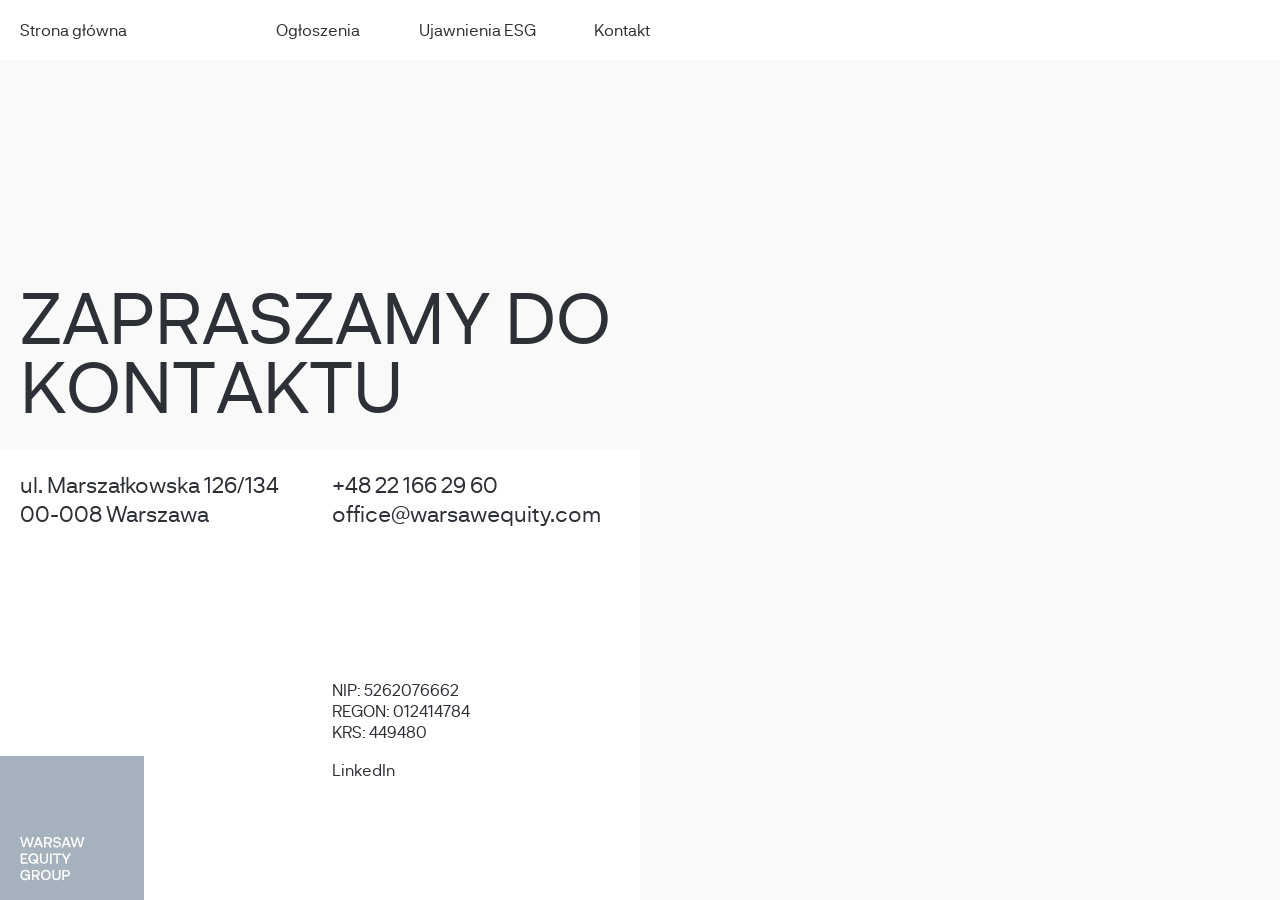
<file: kontakt/index.html>
<!doctype html>
<html lang="pl-PL" style="margin-top:0!important">
<head>
<meta charset="UTF-8" />
<meta name="viewport" content="width=device-width, initial-scale=1" />
<meta property="og:type" content="website" />
<title>Kontakt &#8211; Warsaw Equity Group</title>
<meta name='robots' content='max-image-preview:large' />
<style id="wp-img-auto-sizes-contain-inline-css">
img:is([sizes=auto i],[sizes^="auto," i]){contain-intrinsic-size:3000px 1500px}
/*# sourceURL=wp-img-auto-sizes-contain-inline-css */
</style>
<link rel='stylesheet' id='weg64-styles-css' href='../assets/weg/style.css' media='all' />
<link rel='stylesheet' id='block-library-css' href='../assets/wp/block-library.css' media='all' />
<script id="jquery-core-js" src="../assets/js/jquery.min.js"></script>
<script id="slick-js" src="../assets/js/slick.min.js" defer></script>
<link rel="canonical" href="https://warsawequityasi.pl/kontakt/" />
<link rel="icon" href="../assets/img/weg.jpg" sizes="32x32" />
<link rel="icon" href="../assets/img/weg.jpg" sizes="192x192" />
<link rel="apple-touch-icon" href="../assets/img/weg.jpg" />
<meta name="msapplication-TileImage" content="../assets/img/weg.jpg" />
<link rel="shortcut icon" href="../favicon.ico" type="image/x-icon">
<link rel="icon" href="../favicon.ico" type="image/x-icon">
<script type="text/javascript">
(function(window, document, dataLayerName, id) {
function stgCreateCookie(a,b,c){var d="";if(c){var e=new Date;e.setTime(e.getTime()+24*c*60*60*1e3),d="; expires="+e.toUTCString()}document.cookie=a+"="+b+d+"; path=/"}
var isStgDebug=(window.location.href.match("stg_debug")||document.cookie.match("stg_debug"))&&!window.location.href.match("stg_disable_debug");stgCreateCookie("stg_debug",isStgDebug?1:"",isStgDebug?14:-1);
var qP=[];dataLayerName!=="dataLayer"&&qP.push("data_layer_name="+dataLayerName),isStgDebug&&qP.push("stg_debug");var qPString=qP.length>0?("?"+qP.join("&")):"";
document.write('<script src=https://warsawequity.containers.piwik.pro/'+id+'.sync.js' + qPString + '></' + 'script>');
})(window, document, 'dataLayer', 'd491f00b-5db4-46d4-9a64-c88c39f91316');
</script>
</head>
<body class="wp-singular page-template page-template-page-templates page-template-contact page-template-page-templatescontact-php page page-id-125 wp-theme-weg">
<script type="text/javascript">
(function(window, document, dataLayerName, id) {
window[dataLayerName]=window[dataLayerName]||[],window[dataLayerName].push({start:(new Date).getTime(),event:"stg.start"});var scripts=document.getElementsByTagName('script')[0],tags=document.createElement('script');
function stgCreateCookie(a,b,c){var d="";if(c){var e=new Date;e.setTime(e.getTime()+24*c*60*60*1e3),d="; expires="+e.toUTCString()}document.cookie=a+"="+b+d+"; path=/"}
var isStgDebug=(window.location.href.match("stg_debug")||document.cookie.match("stg_debug"))&&!window.location.href.match("stg_disable_debug");stgCreateCookie("stg_debug",isStgDebug?1:"",isStgDebug?14:-1);
var qP=[];dataLayerName!=="dataLayer"&&qP.push("data_layer_name="+dataLayerName),isStgDebug&&qP.push("stg_debug");var qPString=qP.length>0?("?"+qP.join("&")):"";
tags.async=!0,tags.src="https://warsawequity.containers.piwik.pro/"+id+".js"+qPString,scripts.parentNode.insertBefore(tags,scripts);
!function(a,n,i){a[n]=a[n]||{};for(var c=0;c<i.length;c++)!function(i){a[n][i]=a[n][i]||{},a[n][i].api=a[n][i].api||function(){var a=[].slice.call(arguments,0);"string"==typeof a[0]&&window[dataLayerName].push({event:n+"."+i+":"+a[0],parameters:[].slice.call(arguments,1)})}}(i[c])}(window,"ppms",["tm","cm"]);
})(window, document, 'dataLayer', 'd491f00b-5db4-46d4-9a64-c88c39f91316');
</script><noscript><iframe src=https://warsawequity.containers.piwik.pro/d491f00b-5db4-46d4-9a64-c88c39f91316/noscript.html height="0" width="0" style="display:none;visibility:hidden"></iframe></noscript>
<div id="page">
<header id="mast-head">
<h1 data-aos="fade-up-right" data-aos-delay="800"><a href="../index.html">Warsaw Equity Group</a></h1>
<div id="top-bar" class="start-type-dark">
<nav id="main-nav">
<ul id="primary-menu" class="menu"><li id="menu-item-2145" class="menu-item menu-item-type-custom menu-item-object-custom menu-item-2145"><a href="../index.html"><span>Strona główna</span></a></li>
<li id="menu-item-2153" class="menu-item menu-item-type-post_type menu-item-object-page menu-item-2153"><a href="../ogloszenia/index.html"><span>Ogłoszenia</span></a></li>
<li id="menu-item-2163" class="menu-item menu-item-type-post_type menu-item-object-page menu-item-2163"><a href="../ujawnienia-esg/index.html"><span>Ujawnienia ESG</span></a></li>
<li id="menu-item-2138" class="menu-item menu-item-type-post_type menu-item-object-page current-menu-item page_item page-item-125 current_page_item menu-item-2138"><a href="../kontakt/index.html" aria-current="page"><span>Kontakt</span></a></li>
</ul>		</nav>
</div>
</header>
<section id="ct-intro" class="fp-intro fp-intro-nodbg fp-intro-light">
<div id="ct-map" class="fp-lbg">
</div>
<div class="fpi-content">
<div class="fpi-title">
<h2 class="header-1 sgxa sgta">Zapraszamy do kontaktu</h2>
</div>
<div class="fpi-box d-flex fs-n-mobile" data-aos="fade-up-right" data-aos-delay="1200" data-aos-duration="1200">
<div class="cbar-h d-lg-none"></div>
<div class="row">
<div class="col-md-6" data-aos="fade-up" data-aos-delay="1800" data-aos-duration="1200">
<p>ul. Marszałkowska 126/134<br />
00-008 Warszawa</p>
</div>
<div class="col-md-6" data-aos="fade-up" data-aos-delay="2200" data-aos-duration="1200">
<p>
<a href="tel:+48221662960">+48 22 166 29 60</a><br>
<a href="mailto:office@warsawequity.com">office@warsawequity.com</a>
</p>
</div>
<div class="col-lg-6 offset-lg-6 fs-n mt-sm-4 align-self-end">
<p data-aos="fade-up" data-aos-delay="2600" data-aos-duration="1200">NIP: 5262076662<br />
REGON: 012414784<br />
KRS: 449480</p>
<p class="mb-lg-0" data-aos="fade-up" data-aos-delay="2800" data-aos-duration="1200">
<a href="https://www.linkedin.com/company/warsaw-equity-group" target="_blank">LinkedIn</a><br>						</p>
</div>
</div>
</div>
</div>
</section>

</div><!-- #page -->
<script id="weg64-scripts-js" src="../assets/weg/js/scripts.js" defer></script>
<script src="../assets/js/aos.js"></script>
</body>
</html><!-- via php -->
</file>
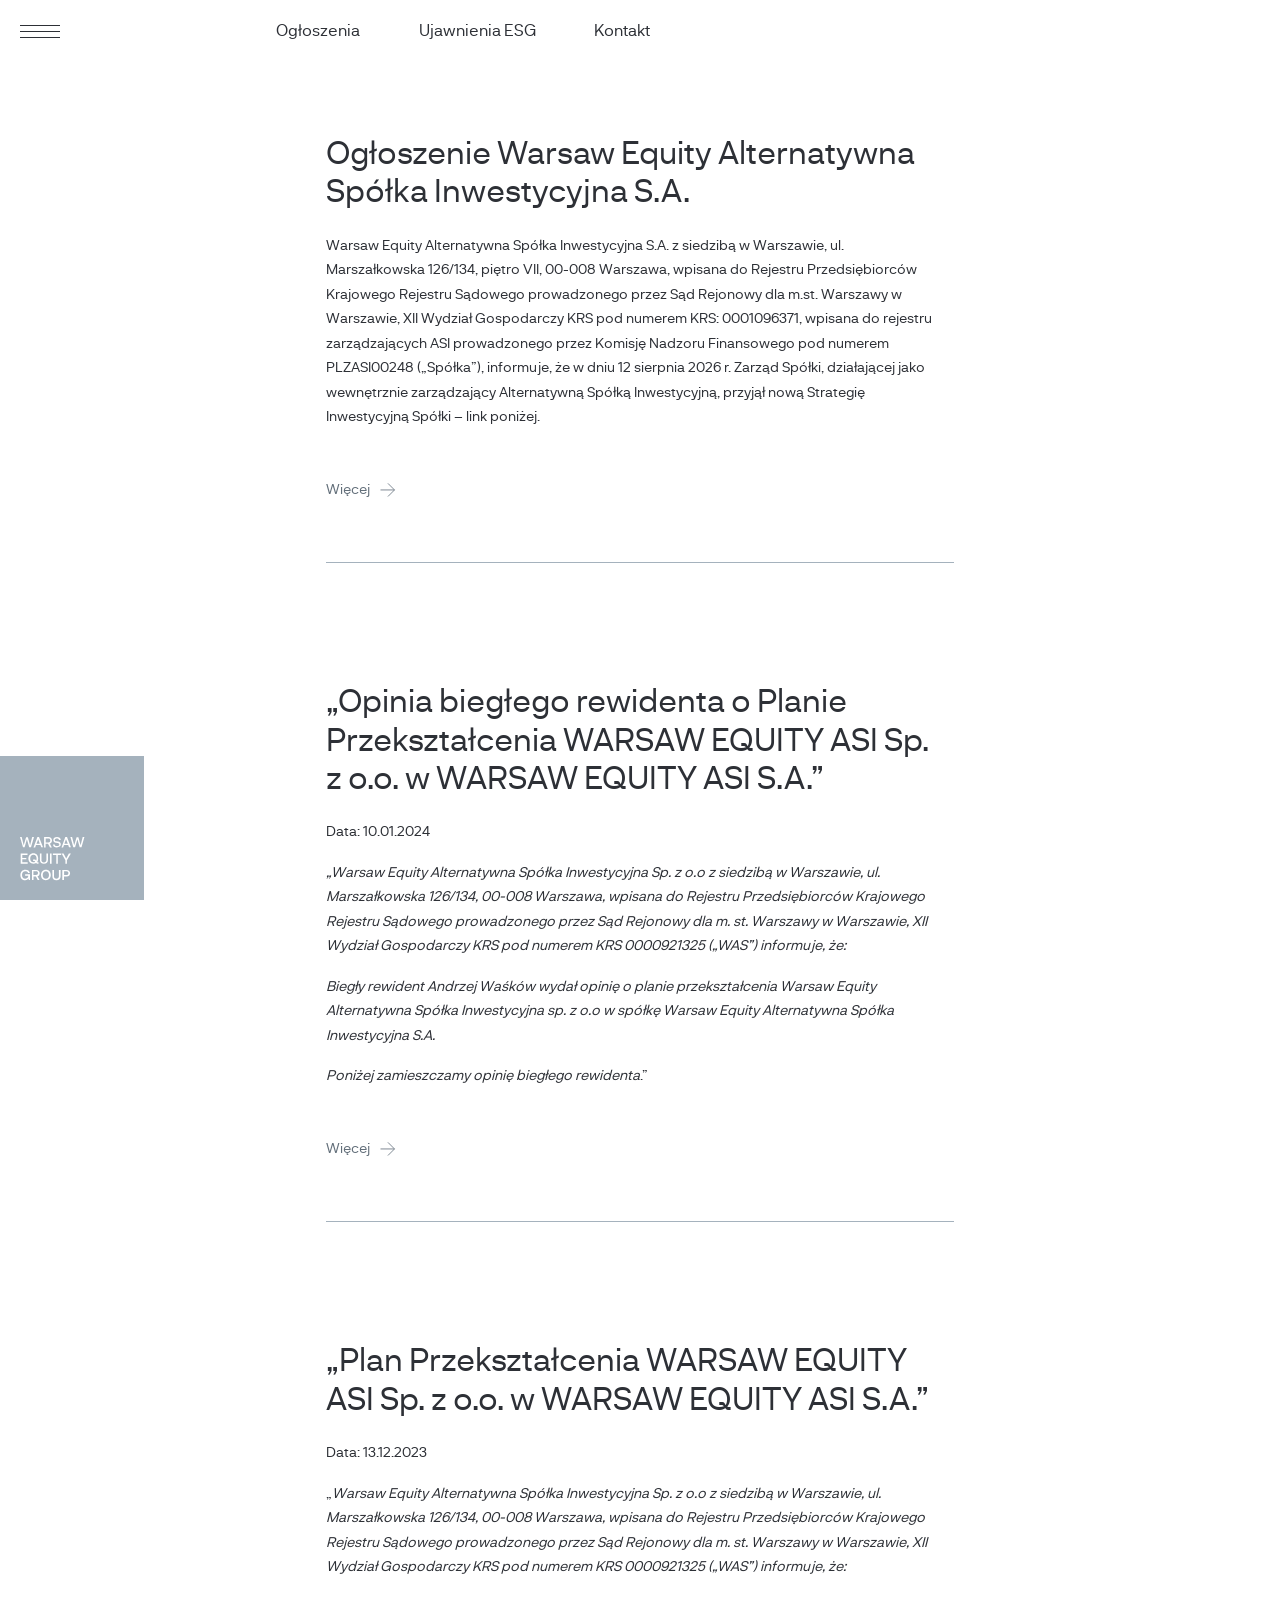
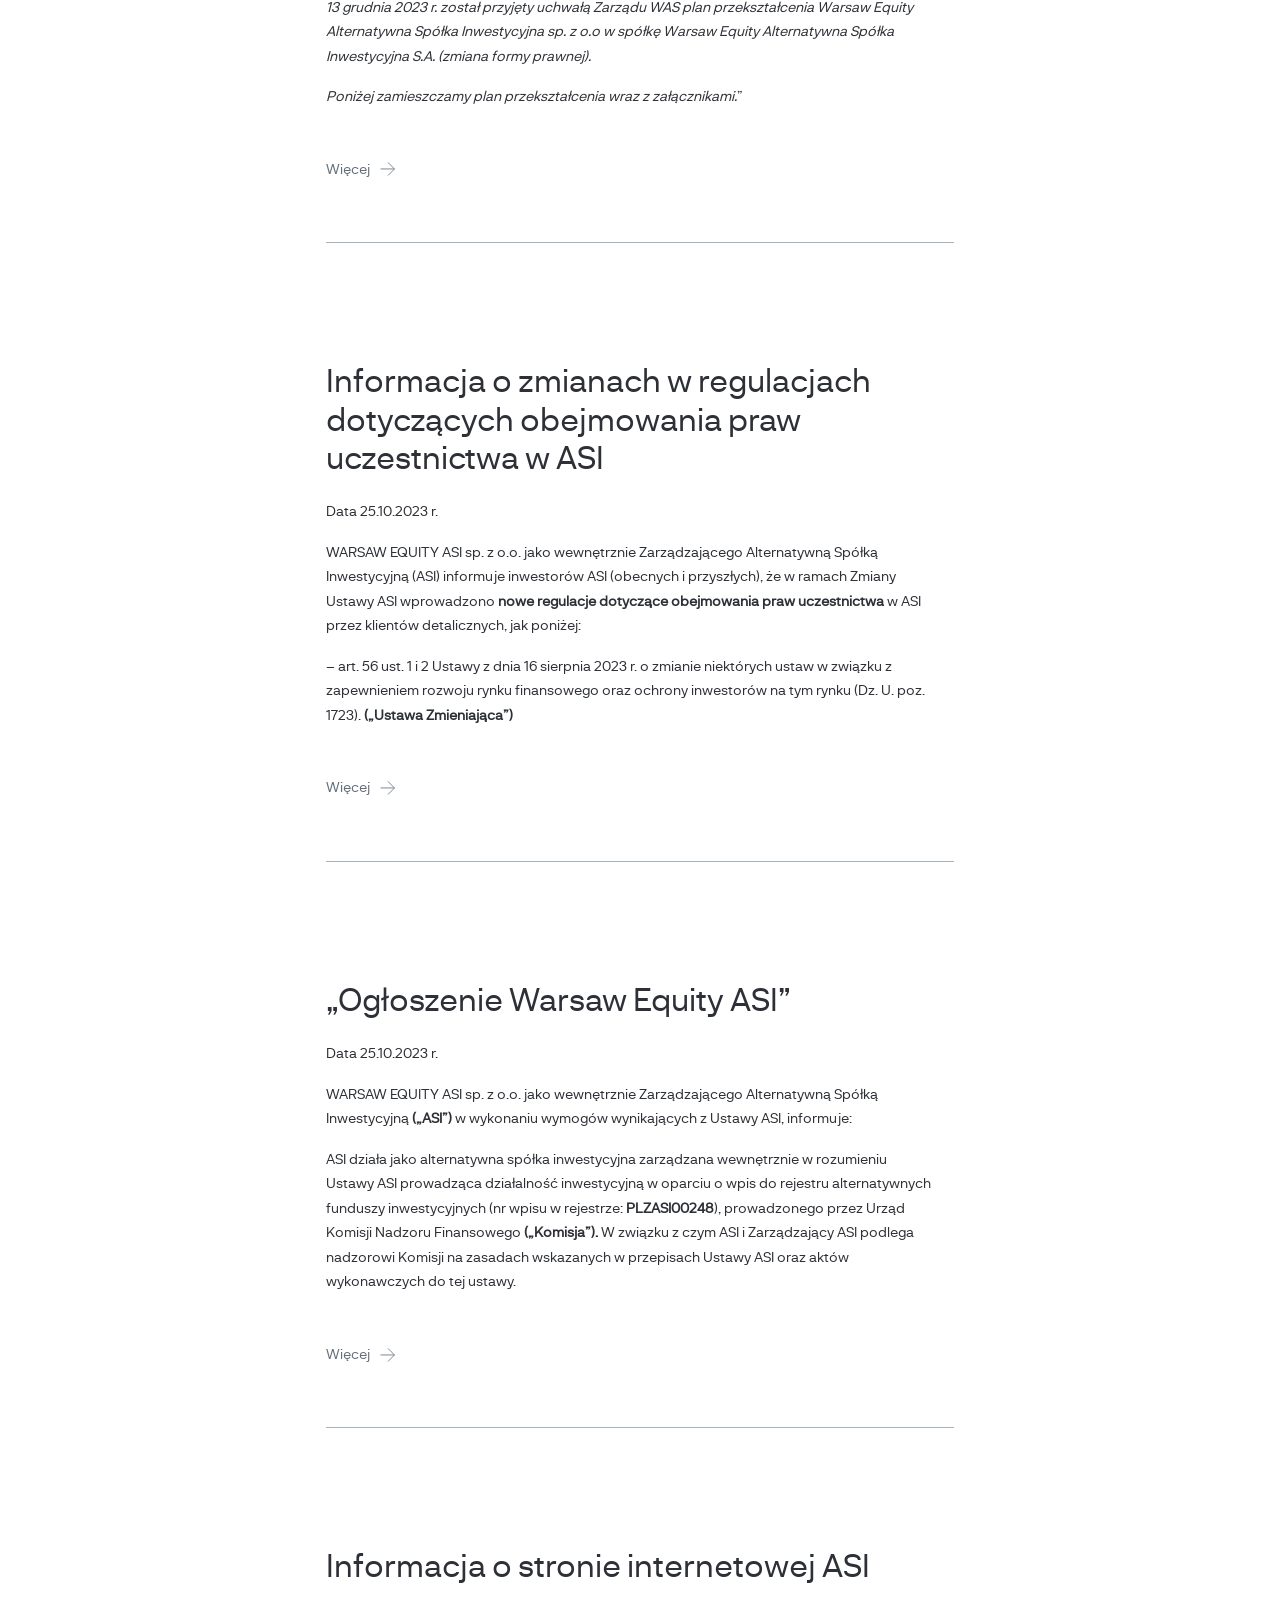
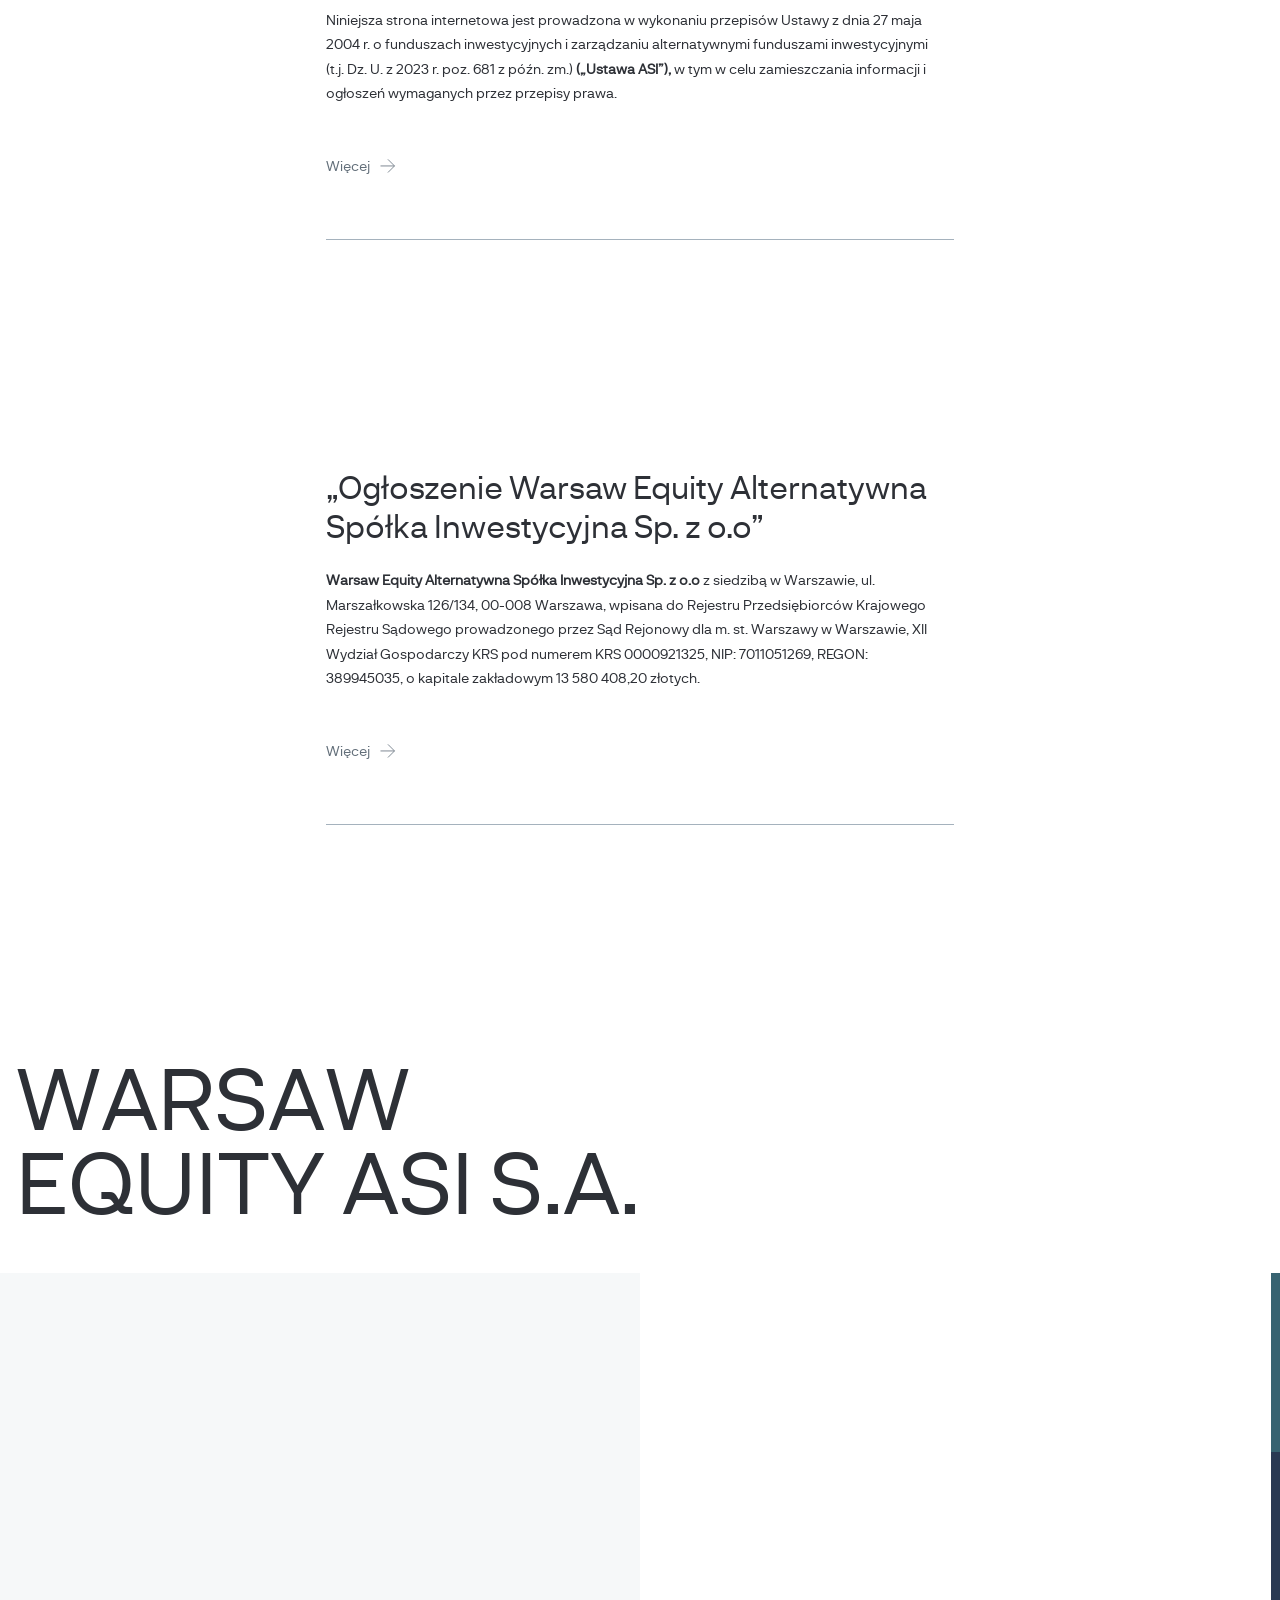
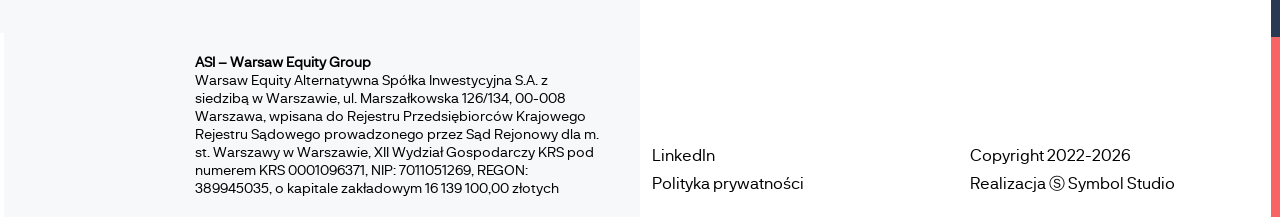
<file: ogloszenia/index.html>
<!doctype html>
<html lang="pl-PL" style="margin-top:0!important">
<head>
<meta charset="UTF-8" />
<meta name="viewport" content="width=device-width, initial-scale=1" />
<meta property="og:type" content="website" />
<title>Ogłoszenia &#8211; Warsaw Equity Group</title>
<meta name='robots' content='max-image-preview:large' />
<style id="wp-img-auto-sizes-contain-inline-css">
img:is([sizes=auto i],[sizes^="auto," i]){contain-intrinsic-size:3000px 1500px}
/*# sourceURL=wp-img-auto-sizes-contain-inline-css */
</style>
<link rel='stylesheet' id='weg64-styles-css' href='../assets/weg/style.css' media='all' />
<link rel='stylesheet' id='block-library-css' href='../assets/wp/block-library.css' media='all' />
<script id="jquery-core-js" src="../assets/js/jquery.min.js"></script>
<script id="slick-js" src="../assets/js/slick.min.js" defer></script>
<link rel="icon" href="../assets/img/weg.jpg" sizes="32x32" />
<link rel="icon" href="../assets/img/weg.jpg" sizes="192x192" />
<link rel="apple-touch-icon" href="../assets/img/weg.jpg" />
<meta name="msapplication-TileImage" content="../assets/img/weg.jpg" />
<link rel="shortcut icon" href="../favicon.ico" type="image/x-icon">
<link rel="icon" href="../favicon.ico" type="image/x-icon">
<script type="text/javascript">
(function(window, document, dataLayerName, id) {
function stgCreateCookie(a,b,c){var d="";if(c){var e=new Date;e.setTime(e.getTime()+24*c*60*60*1e3),d="; expires="+e.toUTCString()}document.cookie=a+"="+b+d+"; path=/"}
var isStgDebug=(window.location.href.match("stg_debug")||document.cookie.match("stg_debug"))&&!window.location.href.match("stg_disable_debug");stgCreateCookie("stg_debug",isStgDebug?1:"",isStgDebug?14:-1);
var qP=[];dataLayerName!=="dataLayer"&&qP.push("data_layer_name="+dataLayerName),isStgDebug&&qP.push("stg_debug");var qPString=qP.length>0?("?"+qP.join("&")):"";
document.write('<script src=https://warsawequity.containers.piwik.pro/'+id+'.sync.js' + qPString + '></' + 'script>');
})(window, document, 'dataLayer', 'd491f00b-5db4-46d4-9a64-c88c39f91316');
</script>
<style id="wp-block-paragraph-inline-css">
.is-small-text{font-size:.875em}.is-regular-text{font-size:1em}.is-large-text{font-size:2.25em}.is-larger-text{font-size:3em}.has-drop-cap:not(:focus):first-letter{float:left;font-size:8.4em;font-style:normal;font-weight:100;line-height:.68;margin:.05em .1em 0 0;text-transform:uppercase}body.rtl .has-drop-cap:not(:focus):first-letter{float:none;margin-left:.1em}p.has-drop-cap.has-background{overflow:hidden}:root :where(p.has-background){padding:1.25em 2.375em}:where(p.has-text-color:not(.has-link-color)) a{color:inherit}p.has-text-align-left[style*="writing-mode:vertical-lr"],p.has-text-align-right[style*="writing-mode:vertical-rl"]{rotate:180deg}
/*# sourceURL=paragraph.min.css */
</style>
</head>
<body class="blog wp-theme-weg">
<script type="text/javascript">
(function(window, document, dataLayerName, id) {
window[dataLayerName]=window[dataLayerName]||[],window[dataLayerName].push({start:(new Date).getTime(),event:"stg.start"});var scripts=document.getElementsByTagName('script')[0],tags=document.createElement('script');
function stgCreateCookie(a,b,c){var d="";if(c){var e=new Date;e.setTime(e.getTime()+24*c*60*60*1e3),d="; expires="+e.toUTCString()}document.cookie=a+"="+b+d+"; path=/"}
var isStgDebug=(window.location.href.match("stg_debug")||document.cookie.match("stg_debug"))&&!window.location.href.match("stg_disable_debug");stgCreateCookie("stg_debug",isStgDebug?1:"",isStgDebug?14:-1);
var qP=[];dataLayerName!=="dataLayer"&&qP.push("data_layer_name="+dataLayerName),isStgDebug&&qP.push("stg_debug");var qPString=qP.length>0?("?"+qP.join("&")):"";
tags.async=!0,tags.src="https://warsawequity.containers.piwik.pro/"+id+".js"+qPString,scripts.parentNode.insertBefore(tags,scripts);
!function(a,n,i){a[n]=a[n]||{};for(var c=0;c<i.length;c++)!function(i){a[n][i]=a[n][i]||{},a[n][i].api=a[n][i].api||function(){var a=[].slice.call(arguments,0);"string"==typeof a[0]&&window[dataLayerName].push({event:n+"."+i+":"+a[0],parameters:[].slice.call(arguments,1)})}}(i[c])}(window,"ppms",["tm","cm"]);
})(window, document, 'dataLayer', 'd491f00b-5db4-46d4-9a64-c88c39f91316');
</script><noscript><iframe src=https://warsawequity.containers.piwik.pro/d491f00b-5db4-46d4-9a64-c88c39f91316/noscript.html height="0" width="0" style="display:none;visibility:hidden"></iframe></noscript>
<div id="page">
<header id="mast-head">
<h1 data-aos="fade-up-right" data-aos-delay="800"><a href="../index.html">Warsaw Equity Group</a></h1>
<div id="top-bar" class="start-type-dark">
<nav id="main-nav">
<ul id="primary-menu" class="menu"><li id="menu-item-2145" class="menu-item menu-item-type-custom menu-item-object-custom menu-item-2145"><a href="../index.html"><span>Strona główna</span></a></li>
<li id="menu-item-2153" class="menu-item menu-item-type-post_type menu-item-object-page current-menu-item page_item page-item-2151 current_page_item current_page_parent menu-item-2153"><a href="../ogloszenia/index.html" aria-current="page"><span>Ogłoszenia</span></a></li>
<li id="menu-item-2163" class="menu-item menu-item-type-post_type menu-item-object-page menu-item-2163"><a href="../ujawnienia-esg/index.html"><span>Ujawnienia ESG</span></a></li>
<li id="menu-item-2138" class="menu-item menu-item-type-post_type menu-item-object-page menu-item-2138"><a href="../kontakt/index.html"><span>Kontakt</span></a></li>
</ul>		</nav>
</div>
</header>
<div class="posts-container">
<article id="post-2184" class="overflow-hidden post-2184 post type-post status-publish format-standard hentry category-bez-kategorii">	
<div class="row">
<div class="col-lg-9 post-container mt-5">
<div class="row">
<div class="offset-lg-4 col-lg-8">
<div class="post post-body post-wegasi">
<div class="post-category fst-a post-meta mb-2"></div>
<h2 class="post-title font-size-15 mb-4 mt-1">Ogłoszenie Warsaw Equity Alternatywna Spółka Inwestycyjna S.A.</h2>
<div class="post-wegasi-main">
<p class="wp-block-paragraph">Warsaw Equity Alternatywna Spółka Inwestycyjna S.A. z siedzibą w Warszawie, ul. Marszałkowska 126/134, piętro VII, 00-008 Warszawa, wpisana do Rejestru Przedsiębiorców Krajowego Rejestru Sądowego prowadzonego przez Sąd Rejonowy dla m.st. Warszawy w Warszawie, XII Wydział Gospodarczy KRS pod numerem KRS: 0001096371, wpisana do rejestru zarządzających ASI prowadzonego przez Komisję Nadzoru Finansowego pod numerem PLZASI00248 („Spółka”), informuje, że w dniu 12 sierpnia 2026 r. Zarząd Spółki, działającej jako wewnętrznie zarządzający Alternatywną Spółką Inwestycyjną, przyjął nową Strategię Inwestycyjną Spółki &#8211; link poniżej.</p>
<p class="wp-block-paragraph"></p>
</div>
<a class="mt-1 mt-lg-2 link-more more-opener">Więcej</a>
<div class="post-wegasi-more" style="display:none">
<div class="post-wegasi-extended"></div>
<div class="post-files mt-4">
<div class="post-file my-1">Pobierz plik: <a href="../pliki/2026/08/WAS_260812_S_Strategia_inwestycyjna.pdf" class="link-more fw-bolder" target="_blank">WAS_260812_S_Strategia_inwestycyjna.pdf</a></div>
</div>
</div>
</div>
</div>
</div>
</div>
</div>
</article>
<article id="post-1904" class="overflow-hidden post-1904 post type-post status-publish format-standard hentry">	
<div class="row">
<div class="col-lg-9 post-container mt-5">
<div class="row">
<div class="offset-lg-4 col-lg-8">
<div class="post post-body post-wegasi">
<div class="post-category fst-a post-meta mb-2">10/01/2024</div>
<h2 class="post-title font-size-15 mb-4 mt-1">„Opinia biegłego rewidenta o Planie Przekształcenia WARSAW EQUITY ASI Sp. z o.o. w WARSAW EQUITY ASI S.A.”</h2>
<div class="post-wegasi-main"><p>Data: 10.01.2024</p>
<p class="p1"><i>„Warsaw Equity Alternatywna Spółka Inwestycyjna Sp. z o.o z siedzibą w Warszawie, ul. Marszałkowska 126/134, 00-008 Warszawa, wpisana do Rejestru Przedsiębiorców Krajowego Rejestru Sądowego prowadzonego przez Sąd Rejonowy dla m. st. Warszawy w Warszawie, XII Wydział Gospodarczy KRS pod numerem KRS 0000921325 („WAS”) informuje, że:</i></p>
<p class="p1"><i>Biegły rewident Andrzej Waśków wydał opinię o planie przekształcenia Warsaw Equity Alternatywna Spółka Inwestycyjna sp. z o.o w spółkę Warsaw Equity Alternatywna Spółka Inwestycyjna S.A.</i></p>
<p class="p1"><i>Poniżej zamieszczamy opinię biegłego rewidenta</i><span class="s1">.”</span></p>
</div>
<a class="mt-1 mt-lg-2 link-more more-opener">Więcej</a>
<div class="post-wegasi-more" style="display:none">
<div class="post-wegasi-extended"></div>
<div class="post-files mt-4">
<div class="post-file my-1">Pobierz plik: <a href="../pliki/2024/01/OPINIA-o-planie-przekszalcenia-WE-ASI.pdf" class="link-more fw-bolder" target="_blank">OPINIA-o-planie-przekszalcenia-WE-ASI.pdf</a></div>
</div>
</div>
</div>
</div>
</div>
</div>
</div>
</article>
<article id="post-1883" class="overflow-hidden post-1883 post type-post status-publish format-standard hentry">	
<div class="row">
<div class="col-lg-9 post-container mt-5">
<div class="row">
<div class="offset-lg-4 col-lg-8">
<div class="post post-body post-wegasi">
<div class="post-category fst-a post-meta mb-2">13/12/2023</div>
<h2 class="post-title font-size-15 mb-4 mt-1">„Plan Przekształcenia WARSAW EQUITY ASI Sp. z o.o. w WARSAW EQUITY ASI S.A.”</h2>
<div class="post-wegasi-main"><p>Data: 13.12.2023</p>
<p class="p1"><span class="s1">„</span><i>Warsaw Equity Alternatywna Spółka Inwestycyjna Sp. z o.o z siedzibą w Warszawie, ul. Marszałkowska 126/134, 00-008 Warszawa, wpisana do Rejestru Przedsiębiorców Krajowego Rejestru Sądowego prowadzonego przez Sąd Rejonowy dla m. st. Warszawy w Warszawie, XII Wydział Gospodarczy KRS pod numerem KRS 0000921325 („WAS”) informuje, że:</i></p>
<p class="p1"><i>13 grudnia 2023 r. został przyjęty uchwałą Zarządu WAS plan przekształcenia Warsaw Equity Alternatywna Spółka Inwestycyjna sp. z o.o w spółkę Warsaw Equity Alternatywna Spółka Inwestycyjna S.A. (zmiana formy prawnej).</i></p>
<p class="p1"><i>Poniżej zamieszczamy plan przekształcenia wraz z załącznikami.</i><span class="s1">”</span></p>
</div>
<a class="mt-1 mt-lg-2 link-more more-opener">Więcej</a>
<div class="post-wegasi-more" style="display:none">
<div class="post-wegasi-extended"></div>
<div class="post-files mt-4">
<div class="post-file my-1">Pobierz plik: <a href="../pliki/2023/12/WAS_231213_S_Protokol-z-posiedzenia-Zarzadu-dot.-przyjecia-planu-przeksztalcenia.pdf" class="link-more fw-bolder" target="_blank">WAS_231213_S_Protokol-z-posiedzenia-Zarzadu-dot.-przyjecia-planu-przeksztalcenia.pdf</a></div>
</div>
</div>
</div>
</div>
</div>
</div>
</div>
</article>
<article id="post-1829" class="overflow-hidden post-1829 post type-post status-publish format-standard hentry">	
<div class="row">
<div class="col-lg-9 post-container mt-5">
<div class="row">
<div class="offset-lg-4 col-lg-8">
<div class="post post-body post-wegasi">
<div class="post-category fst-a post-meta mb-2">25/10/2023</div>
<h2 class="post-title font-size-15 mb-4 mt-1">Informacja o zmianach w regulacjach dotyczących obejmowania praw uczestnictwa w ASI</h2>
<div class="post-wegasi-main"><p class="p1">Data 25.10.2023 r.</p>
<p class="p2">WARSAW EQUITY ASI sp. z o.o. jako wewnętrznie Zarządzającego Alternatywną Spółką Inwestycyjną (ASI) informuje inwestorów ASI (obecnych i przyszłych), że w ramach Zmiany Ustawy ASI wprowadzono <span class="s1"><b>nowe regulacje dotyczące obejmowania praw uczestnictwa</b></span> w ASI przez klientów detalicznych, jak poniżej:</p>
<p class="p2"><span class="s2">&#8211; art. 56 ust. 1 i 2 Ustawy</span> z dnia 16 sierpnia 2023 r. o zmianie niektórych ustaw w związku z zapewnieniem rozwoju rynku finansowego oraz ochrony inwestorów na tym rynku (Dz. U. poz. 1723). <b>(„Ustawa Zmieniająca”)</b></p>
</div>
<a class="mt-1 mt-lg-2 link-more more-opener">Więcej</a>
<div class="post-wegasi-more" style="display:none">
<div class="post-wegasi-extended"><p class="p3"><span class="s3"><i>„Art.<span class="Apple-converted-space">  </span>56</i></span><i> ust. 1 i 2 Ustawy Zmieniającej</i></p>
<p class="p3"><i>1. Osoby fizyczne posiadające w dniu wejścia w życie niniejszej ustawy prawa uczestnictwa alternatywnej spółki inwestycyjnej, której co najmniej 50% praw uczestnictwa nie posiadają klienci profesjonalni, o których mowa w art. 2 pkt 13a lit. a-m ustawy zmienianej w art. 14, które nie spełniają warunku określonego w art. 70k ust. 3 ustawy zmienianej w art. 14, pozostają inwestorami alternatywnej spółki inwestycyjnej.</i></p>
<p class="p3"><i>2. Osoby fizyczne, o których mowa w ust. 1, nie mogą obejmować nowych praw uczestnictwa alternatywnej spółki inwestycyjnej, w szczególności uczestniczyć w:</i></p>
<p class="p3"><span class="s3"><i>1) </i></span><i>podwyższeniu wartości nominalnej istniejących udziałów &#8211; w spółce z ograniczoną odpowiedzialnością,</i></p>
<p class="p3"><span class="s3"><i>2) </i></span><i>obejmowaniu akcji nowej emisji, sprzedaży akcji własnych, podwyższeniu wartości nominalnej akcji &#8211; w spółce akcyjnej oraz komandytowo-akcyjnej,</i></p>
<p class="p3"><span class="s3"><i>3) </i></span><i>zwiększeniu wkładu dotychczasowych komandytariuszy &#8211; w spółce komandytowej</i></p>
<p class="p3"><i>&#8211; jeżeli wartość nowych wkładów liczonych łącznie z dotychczasowymi wkładami tych osób fizycznych będzie mniejsza niż określona w art. 70k ust. 3 ustawy zmienianej w art. 14 oraz o ile nie zostanie dokonana pozytywna ocena osoby fizycznej zgodnie z art. 70k ust. 1 ustawy zmienianej w art. 14, w brzmieniu nadanym niniejszą ustawą.</i><span class="s3"><i>”</i></span></p>
<p class="p1"><i>&#8211; art. 8a ust. 4 Ustawy ASI</i></p>
<p class="p3"><span class="s3"><i>„</i></span><i>Alternatywna spółka inwestycyjna nie może zawrzeć umowy pożyczki lub innej umowy o podobnym charakterze, dokonywać emisji obligacji lub innych papierów wartościowych niebędących prawami uczestnictwa alternatywnej spółki inwestycyjnej, jeżeli udzielającym pożyczkę lub zawierającym inną umowę o podobnym charakterze albo obejmującym lub nabywającym obligacje lub inny papier wartościowy jest osoba fizyczna. Ograniczenie to nie dotyczy osoby fizycznej uznanej za klienta profesjonalnego, z uwzględnieniem art. 70</i><span class="s3"><i>k ust. 1 i 3.”</i></span></p>
<p class="p1"><i>&#8211; art. 70k Ustawy ASI</i></p>
<p class="p5"><i>[Uznanie za klienta profesjonalnego lub detalicznego]</i></p>
<p class="p3"><span class="s3"><i>„</i></span><i>1.<span class="Apple-converted-space">  </span>Zarządzający ASI, na wniosek podmiotu innego niż określony w art. 2 pkt 13a lit. a-m oraz w zakresie określonym w takim wniosku, może traktować ten podmiot jak klienta profesjonalnego, pod warunkiem że podmiot ten posiada wiedzę i doświadczenie pozwalające na podejmowanie właściwych decyzji inwestycyjnych oraz właściwą ocenę ryzyka związanego z tymi decyzjami, a także spełnia warunek, o którym mowa w ust. 3. Przed uwzględnieniem wniosku zarządzający ASI ustala wiedzę tego podmiotu o zasadach traktowania klientów profesjonalnych w zakresie, którego wniosek dotyczy.</i></p>
<p class="p3"><i>2.<span class="Apple-converted-space">  </span>Zarządzający ASI, na wniosek klienta profesjonalnego oraz w zakresie określonym w takim wniosku, może traktować go jak klienta detalicznego. Zarządzający ASI może traktować klienta profesjonalnego jak klienta detalicznego również pomimo braku takiego wniosku w przypadku alternatywnej spółki inwestycyjnej, która uzyskała zezwolenie, o którym mowa w art. 5 ust. 1 rozporządzenia 2015/760.</i></p>
<p class="p3"><span class="s3"><i>3. </i></span><i>Osoba fizyczna może być uznana za klienta profesjonalnego, jeżeli wartość jej wkładu do alternatywnej spółki inwestycyjnej będzie nie mniejsza niż równowartość w złotych kwoty 60 000 euro.</i></p>
<p class="p3"><i>4.<span class="Apple-converted-space">  </span>Środki na wniesienie przez osobę fizyczną wkładu lub udziału w przypadku, o którym mowa w ust. 3, nie mogą pochodzić z pożyczki, darowizny lub innej umowy o podobnym charakterze zawartej z alternatywną spółką inwestycyjną, zarządzającym ASI lub jednostką powiązaną z tymi podmiotami w rozumieniu przepisów ustawy o rachunkowości.</i></p>
<p class="p3"><i>5.<span class="Apple-converted-space">  </span>Równowartość w złotych kwoty wyrażonej w euro, o której mowa w ust. 3, ustala się przy zastosowaniu średniego kursu euro ogłoszonego przez Narodowy Bank Polski na dzień wniesienia wkładu lub udziału.</i></p>
<p class="p3"><i>6.<span class="Apple-converted-space">  </span>Czynność prawna mająca za przedmiot prawa uczestnictwa w alternatywnej spółce inwestycyjnej, prowadząca do przeniesienia tych praw lub uprawnień z nich wynikających na podmiot inny niż inwestor tej alternatywnej spółki inwestycyjnej oraz zarządzający ASI zarządzający tą alternatywną spółką inwestycyjną wymaga wyrażenia zgody w formie pisemnej przez zarządzającego ASI zarządzającego tą alternatywną spółką inwestycyjną. Zarządzający ASI odmawia wyrażenia zgody, jeżeli po dokonaniu weryfikacji podmiot, o którym mowa w zdaniu pierwszym, nie spełnia warunków pozwalających na jego uznanie za klienta profesjonalnego, z uwzględnieniem ust. 3 i 4. Czynność prawna dokonana bez wyrażenia zgody przez zarządzającego ASI jest nieważna.</i></p>
<p class="p3"><i>7.<span class="Apple-converted-space">  </span>Przepisów ust. 3-6 nie stosuje się, w przypadku gdy co najmniej 50% praw uczestnictwa alternatywnej spółki inwestycyjnej posiadają klienci profesjonalni, o których mowa w art. 2 pkt 13a lit. a-m.</i><span class="s3"><i>”</i></span></p>
<p class="p2">Mając powyższe na uwadze, WARSAW EQUITY ASI sp. z o.o. jako wewnętrznie Zarządzającego Alternatywną Spółką Inwestycyjną (ASI) informuje, że każdorazowo przed planowaną inwestycją danego inwestora w ASI, <span class="s2">inwestor </span>będzie musiał wykazać<span class="s2">,</span> że spełnia powyższe wymogi<span class="s2"> klienta profesjonalnego</span>. Dodatkowo każde rozporządzenie prawami uczestnictwa w ASI na podmiot inny niż inny inwestor ASI lub Zarządzający ASI wymaga zgody Zarządzającego ASI (pod rygorem nieważności z mocy prawa)<span class="s2">, która to zgoda nie </span>może zostać udzielona<span class="s2"> o ile </span>nabywający takie prawa nie spełni warunków wskazanych powyżej<span class="s2"> (klienta profesjonalnego).</span></p>
</div>
</div>
</div>
</div>
</div>
</div>
</div>
</article>
<article id="post-1827" class="overflow-hidden post-1827 post type-post status-publish format-standard hentry category-bez-kategorii">	
<div class="row">
<div class="col-lg-9 post-container mt-5">
<div class="row">
<div class="offset-lg-4 col-lg-8">
<div class="post post-body post-wegasi">
<div class="post-category fst-a post-meta mb-2">25/10/2023</div>
<h2 class="post-title font-size-15 mb-4 mt-1">&#8222;Ogłoszenie Warsaw Equity ASI&#8221;</h2>
<div class="post-wegasi-main"><p class="p1">Data 25.10.2023 r.</p>
<p class="p2">WARSAW EQUITY ASI sp. z o.o. jako wewnętrznie Zarządzają<span class="s1">cego</span> Alternatywną Spółką Inwestycyjną <span class="s1"><b>(„ASI”) </b></span>w wykonaniu wymogów wynikających z <span class="s1">Ustawy ASI, informuje:</span></p>
<p class="p2">ASI działa jako alternatywna spółka inwestycyjna zarządzana wewnętrznie w rozumieniu Ustawy ASI prowadząca działalność inwestycyjną w oparciu o wpis do rejestru alternatywnych funduszy inwestycyjnych (nr wpisu w rejestrze: <span class="s1"><b>PLZASI00248</b></span>), prowadzonego przez Urząd Komisji Nadzoru Finansowego <span class="s1"><b>(„Komisja”).</b></span> W związku z czym ASI i Zarządzający ASI podlega nadzorowi Komisji na zasadach wskazanych w przepisach Ustawy ASI oraz aktów wykonawczych do tej ustawy.</p>
</div>
<a class="mt-1 mt-lg-2 link-more more-opener">Więcej</a>
<div class="post-wegasi-more" style="display:none">
<div class="post-wegasi-extended"><p class="p2"><span class="s1">W dniu </span><b>29 września 2023 roku weszła w życie nowelizacji Ustawy ASI</b>, która wprowadziła zmiany dotyczące m.in. funkcjonowania ASI, obowiązków ASI, praw inwestorów ASI, oraz<span class="Apple-converted-space">  </span>rozporządzania prawami uczestnictwa w ASI<span class="s1"> <b>(„Zmiana Ustawy ASI”).</b> </span></p>
<p class="p2">W związku z powyższym Zarządzający ASI przedstawia informacje<span class="s1">: &#8211; </span>dotyczące<span class="s1"> rzetelnego przedstawienia sytuacji finansowej ASI, &#8211; </span>ryzyka związanego z nabyciem praw uczestnictwa w alternatywnej spółce inwestycyjnej, oraz <span class="s1">&#8211; zasady</span> i zakres nadzoru sprawowanego przez Komisję nad ASI <b>w załączonym komunikacie (pliku PDF)</b><b> </b><b>poniżej</b><span class="s1">.</span></p>
</div>
<div class="post-files mt-4">
<div class="post-file my-1">Pobierz plik: <a href="../pliki/2023/10/WAS_231024_W_Ogloszenie-na-WWW-o-nadzorze_final.pdf" class="link-more fw-bolder" target="_blank">WAS_231024_W_Ogloszenie-na-WWW-o-nadzorze_final.pdf</a></div>
</div>
</div>
</div>
</div>
</div>
</div>
</div>
</article>
<article id="post-1826" class="overflow-hidden post-1826 post type-post status-publish format-standard hentry">	
<div class="row">
<div class="col-lg-9 post-container mt-5">
<div class="row">
<div class="offset-lg-4 col-lg-8">
<div class="post post-body post-wegasi">
<div class="post-category fst-a post-meta mb-2">25/10/2023</div>
<h2 class="post-title font-size-15 mb-4 mt-1">Informacja o stronie internetowej ASI</h2>
<div class="post-wegasi-main"><p class="p1"><span class="s1">Niniejsza strona internetowa jest prowadzona w wykonaniu przepisów Ustawy </span>z dnia 27 maja 2004 r. o funduszach inwestycyjnych i zarządzaniu alternatywnymi funduszami inwestycyjnymi (t.j. Dz. U. z 2023 r. poz. 681 z późn. zm.) <span class="s1"><b>(„Ustawa ASI”),</b></span> w tym w celu zamieszczania informacji i ogłoszeń wymaganych przez przepisy prawa.</p>
</div>
<a class="mt-1 mt-lg-2 link-more more-opener">Więcej</a>
<div class="post-wegasi-more" style="display:none">
<div class="post-wegasi-extended"></div>
</div>
</div>
</div>
</div>
</div>
</div>
</article>
<article id="post-1419" class="overflow-hidden post-1419 post type-post status-publish format-standard hentry">	
<div class="row">
<div class="col-lg-9 post-container mt-5">
<div class="row">
<div class="offset-lg-4 col-lg-8">
<div class="post post-body post-wegasi">
<div class="post-category fst-a post-meta mb-2">07/10/2022</div>
<h2 class="post-title font-size-15 mb-4 mt-1">„Ogłoszenie Warsaw Equity Alternatywna Spółka Inwestycyjna Sp. z o.o”</h2>
<div class="post-wegasi-main"><p><strong>Warsaw Equity Alternatywna Spółka Inwestycyjna Sp. z o.o</strong> z siedzibą w Warszawie, ul. Marszałkowska 126/134, 00-008 Warszawa, wpisana do Rejestru Przedsiębiorców Krajowego Rejestru Sądowego prowadzonego przez Sąd Rejonowy dla m. st. Warszawy w Warszawie, XII Wydział Gospodarczy KRS pod numerem KRS 0000921325, NIP: 7011051269, REGON: 389945035, o kapitale zakładowym 13 580 408,20 złotych.</p>
</div>
<a class="mt-1 mt-lg-2 link-more more-opener">Więcej</a>
<div class="post-wegasi-more" style="display:none">
<div class="post-wegasi-extended"><p>Informacje udostępniane przez spółkę WARSAW EQUITY ASI sp. z o.o. jako wewnętrznie Zarządzającego Alternatywną Spółką Inwestycyjną w wykonaniu wymogów wynikających z Rozporządzenia Parlamentu Europejskiego i Rady (UE) 2019/2088 z dnia 27 listopada 2019 r. w sprawie ujawniania informacji związanych ze zrównoważonym rozwojem w sektorze usług finansowych (dalej „Rozporządzenie SFDR”).</p>
<p>Przy podejmowaniu decyzji inwestycyjnych nie bierze się pod uwagę ich niekorzystnych skutków dla czynników zrównoważonego rozwoju.</p>
</div>
<div class="post-files mt-4">
<div class="post-file my-1">Pobierz plik: <a href="../pliki/2022/09/Informacje-udostepniane-przez-spolke-w-zakresie-SFDR-1.pdf" class="link-more fw-bolder" target="_blank">Informacje-udostepniane-przez-spolke-w-zakresie-SFDR-1.pdf</a></div>
</div>
</div>
</div>
</div>
</div>
</div>
</div>
</article>
</div>
<section class="section-std cnt">
</section>
<script>
(function($){
$(function(){
$('.post-wegasi .more-opener').click(function(){
$(this).hide().parent().find('.post-wegasi-more').slideDown();
});
});
})(jQuery);
</script>
	<footer id="site-footer" class="overflow-hidden">
<h2 class="footer-1 sgta sgxa">Warsaw Equity&nbsp;ASI&nbsp;S.A.</h2>
<div class="position-relative">
<div class="row row-a mt-0 mt-lg-5">
<div class="col-a col-lg-6 pt-0 pt-lg-4">
<div>
</div>
</div>
<div id="wegform" class="col-b col-lg-6 pt-0 pt-lg-4">
<div>
<!--<div class="ml-embedded" data-form="K4y35I"></div>
<script>
(function(w,d,e,u,f,l,n){w[f]=w[f]||function(){(w[f].q=w[f].q||[])
.push(arguments);},l=d.createElement(e),l.async=1,l.src=u,
n=d.getElementsByTagName(e)[0],n.parentNode.insertBefore(l,n);})
(window,document,'script','https://assets.mailerlite.com/js/universal.js','ml');
ml('account', '56081');
</script>-->
<script type="text/javascript" src="https://app.getresponse.com/view_webform_v2.js?u=tXAnA&amp;webforms_id=Gcp0E" data-webform-id="Gcp0E" defer></script><style>
.grwf2-wrapper.wf2-embedded {
margin-left: 0 !important
}
</style>
<style>
#wegform .ml-form-align-center {
text-align: left !important;
}
#wegform .ml-form-embedContainer .ml-form-embedWrapper {
background: transparent !important
}
#wegform .ml-form-embedContainer .ml-form-embedWrapper .ml-form-embedBody,
#wegform .ml-form-embedContainer .ml-form-embedWrapper .ml-form-successBody {
padding: 0 !important;
}
#wegform .ml-form-embedContainer .ml-form-embedWrapper .ml-form-embedBody .ml-form-fieldRow input {
border-radius: 0 !important;
border-top: none !important;
border-left: none !important;
border-right: none !important;
padding-left: 0 !important;
}
#wegform .form-control:focus {
box-shadow: none;
border-color: #000 !important
}
#wegform ::placeholder {
color: #a5b2bd !important;
opacity: 1;
}
#wegform :-ms-input-placeholder {
color: #a5b2bd;
}
#wegform ::-ms-input-placeholder {
color: #a5b2bd;
}
</style>
</div>
</div>
</div>
<div class="row row-b">
<div class="col-b col-lg-6 footnote">
<strong>ASI – Warsaw Equity Group</strong>
<div>Warsaw Equity Alternatywna Spółka Inwestycyjna S.A.  z siedzibą w Warszawie, ul. Marszałkowska 126/134, 00-008 Warszawa, wpisana do Rejestru Przedsiębiorców Krajowego Rejestru Sądowego prowadzonego przez Sąd Rejonowy dla m. st. Warszawy w Warszawie, XII Wydział Gospodarczy KRS pod numerem KRS 0001096371, NIP: 7011051269, REGON: 389945035, o kapitale zakładowym 16 139 100,00 złotych</div>
</div>
<div class="col-c col-lg-3 align-self-end">
<a href="https://www.linkedin.com/company/warsaw-equity-group" target="_blank">LinkedIn</a>					<a href="../polityka-prywatnosci/index.html" target="_blank">Polityka prywatności</a>
<!-- <a href="">Warsaw Equity ASI</a> -->
</div>
<div class="col-d col-lg-3 align-self-end">
<span>Copyright 2022-2026</span>
<span>Realizacja &#9416; Symbol Studio</span>
</div>
</div>
<div class="el-1"></div>
</div>
</footer>
</div><!-- #page -->
<script id="weg64-scripts-js" src="../assets/weg/js/scripts.js" defer></script>
<script src="../assets/js/aos.js"></script>
</body>
</html><!-- via php -->
</file>
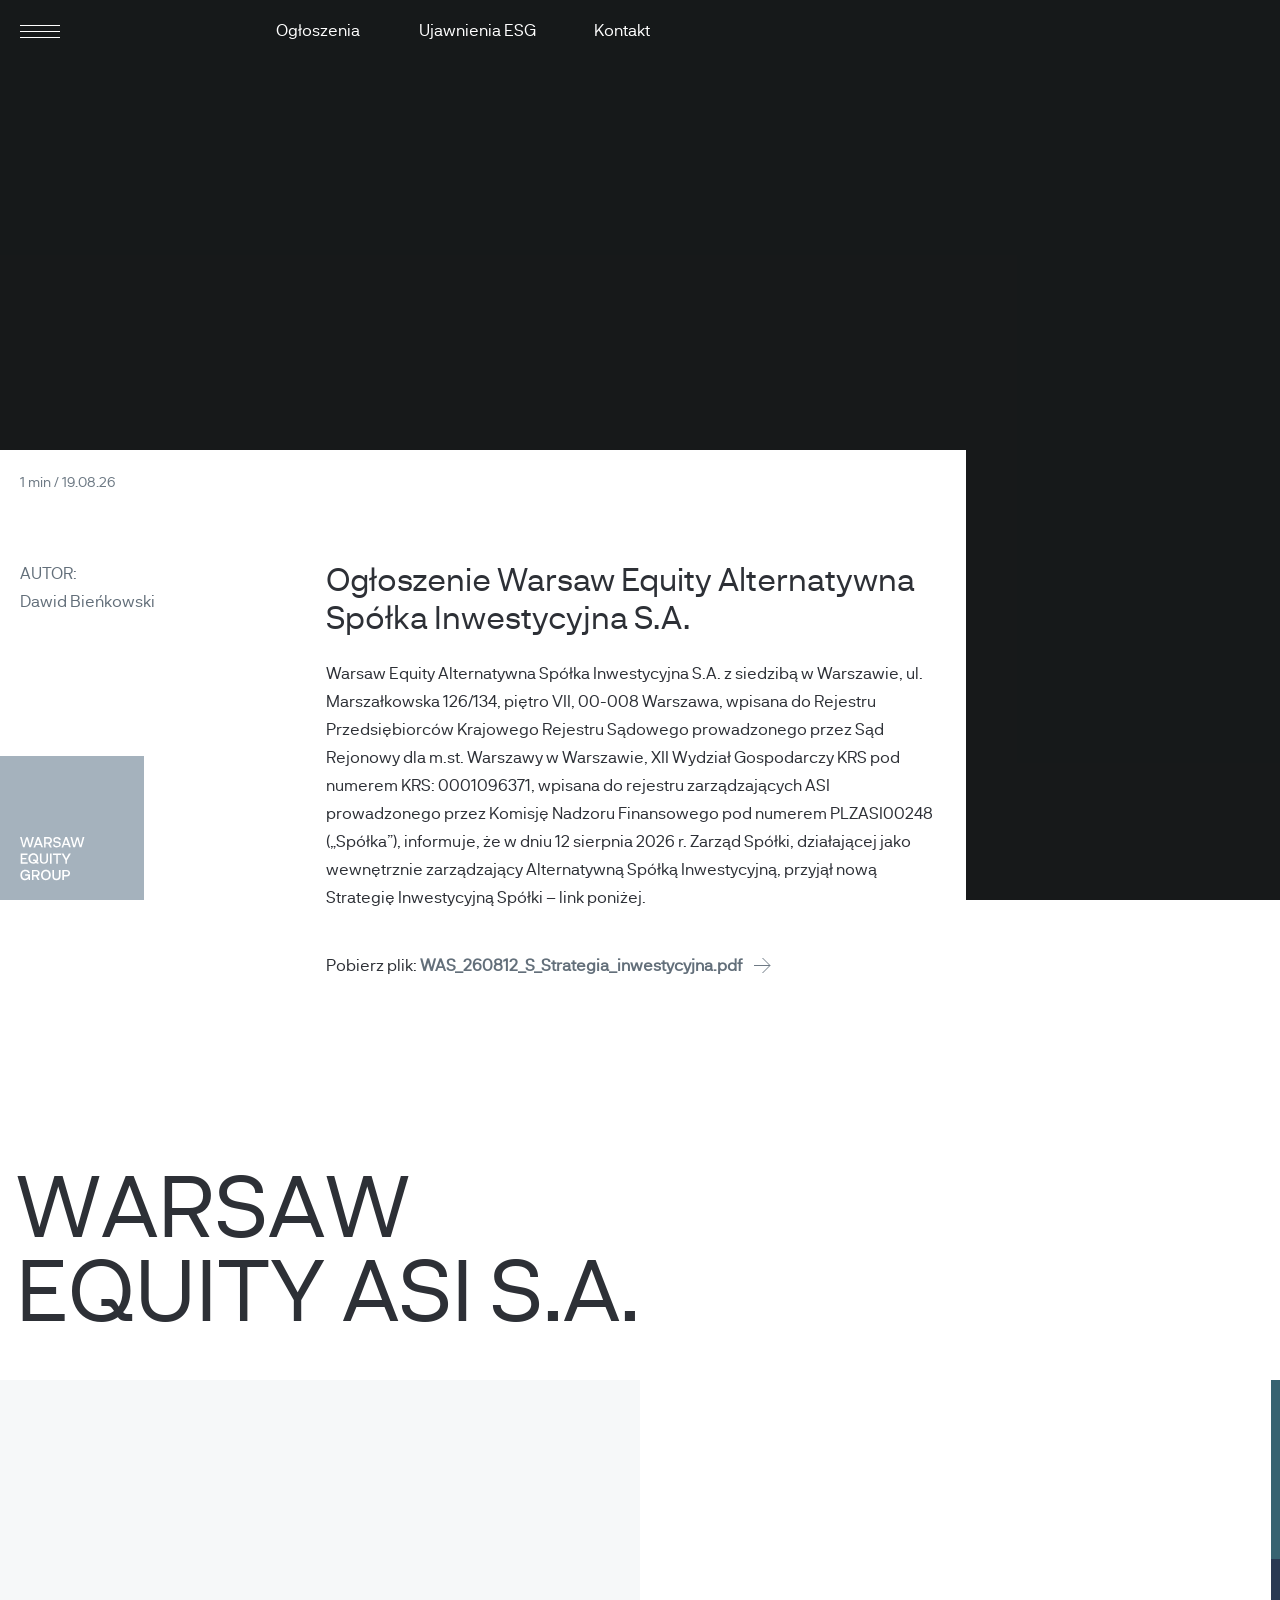
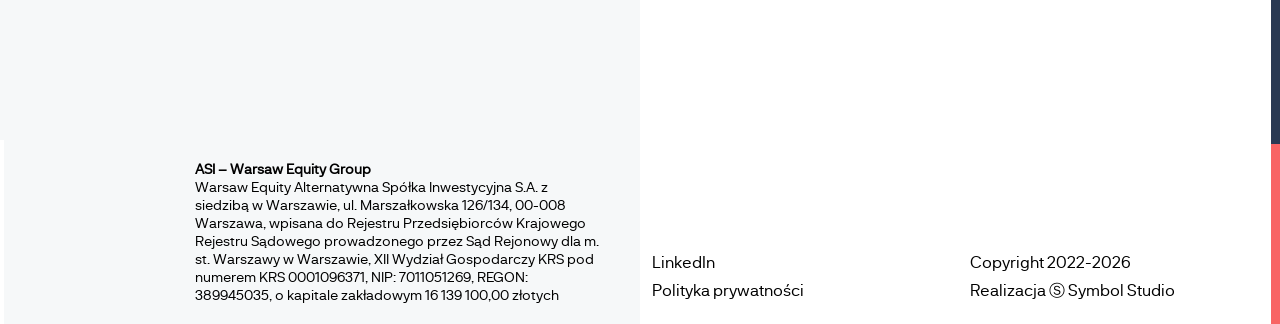
<file: ogloszenie-warsaw-equity-alternatywna-spolka-inwestycyjna-s-a/index.html>
<!doctype html>
<html lang="pl-PL" style="margin-top:0!important">
<head>
<meta charset="UTF-8" />
<meta name="viewport" content="width=device-width, initial-scale=1" />
<meta property="og:type" content="website" />
<title>Ogłoszenie Warsaw Equity Alternatywna Spółka Inwestycyjna S.A. &#8211; Warsaw Equity Group</title>
<meta name='robots' content='max-image-preview:large' />
<style id="wp-img-auto-sizes-contain-inline-css">
img:is([sizes=auto i],[sizes^="auto," i]){contain-intrinsic-size:3000px 1500px}
/*# sourceURL=wp-img-auto-sizes-contain-inline-css */
</style>
<link rel='stylesheet' id='weg64-styles-css' href='../assets/weg/style.css' media='all' />
<link rel='stylesheet' id='block-library-css' href='../assets/wp/block-library.css' media='all' />
<script id="jquery-core-js" src="../assets/js/jquery.min.js"></script>
<script id="slick-js" src="../assets/js/slick.min.js" defer></script>
<link rel="canonical" href="https://warsawequityasi.pl/ogloszenie-warsaw-equity-alternatywna-spolka-inwestycyjna-s-a/" />
<link rel="icon" href="../assets/img/weg.jpg" sizes="32x32" />
<link rel="icon" href="../assets/img/weg.jpg" sizes="192x192" />
<link rel="apple-touch-icon" href="../assets/img/weg.jpg" />
<meta name="msapplication-TileImage" content="../assets/img/weg.jpg" />
<link rel="shortcut icon" href="../favicon.ico" type="image/x-icon">
<link rel="icon" href="../favicon.ico" type="image/x-icon">
<script type="text/javascript">
(function(window, document, dataLayerName, id) {
function stgCreateCookie(a,b,c){var d="";if(c){var e=new Date;e.setTime(e.getTime()+24*c*60*60*1e3),d="; expires="+e.toUTCString()}document.cookie=a+"="+b+d+"; path=/"}
var isStgDebug=(window.location.href.match("stg_debug")||document.cookie.match("stg_debug"))&&!window.location.href.match("stg_disable_debug");stgCreateCookie("stg_debug",isStgDebug?1:"",isStgDebug?14:-1);
var qP=[];dataLayerName!=="dataLayer"&&qP.push("data_layer_name="+dataLayerName),isStgDebug&&qP.push("stg_debug");var qPString=qP.length>0?("?"+qP.join("&")):"";
document.write('<script src=https://warsawequity.containers.piwik.pro/'+id+'.sync.js' + qPString + '></' + 'script>');
})(window, document, 'dataLayer', 'd491f00b-5db4-46d4-9a64-c88c39f91316');
</script>
<style id="wp-block-paragraph-inline-css">
.is-small-text{font-size:.875em}.is-regular-text{font-size:1em}.is-large-text{font-size:2.25em}.is-larger-text{font-size:3em}.has-drop-cap:not(:focus):first-letter{float:left;font-size:8.4em;font-style:normal;font-weight:100;line-height:.68;margin:.05em .1em 0 0;text-transform:uppercase}body.rtl .has-drop-cap:not(:focus):first-letter{float:none;margin-left:.1em}p.has-drop-cap.has-background{overflow:hidden}:root :where(p.has-background){padding:1.25em 2.375em}:where(p.has-text-color:not(.has-link-color)) a{color:inherit}p.has-text-align-left[style*="writing-mode:vertical-lr"],p.has-text-align-right[style*="writing-mode:vertical-rl"]{rotate:180deg}
/*# sourceURL=paragraph.min.css */
</style>
</head>
<body class="wp-singular post-template-default single single-post postid-2184 single-format-standard wp-theme-weg">
<script type="text/javascript">
(function(window, document, dataLayerName, id) {
window[dataLayerName]=window[dataLayerName]||[],window[dataLayerName].push({start:(new Date).getTime(),event:"stg.start"});var scripts=document.getElementsByTagName('script')[0],tags=document.createElement('script');
function stgCreateCookie(a,b,c){var d="";if(c){var e=new Date;e.setTime(e.getTime()+24*c*60*60*1e3),d="; expires="+e.toUTCString()}document.cookie=a+"="+b+d+"; path=/"}
var isStgDebug=(window.location.href.match("stg_debug")||document.cookie.match("stg_debug"))&&!window.location.href.match("stg_disable_debug");stgCreateCookie("stg_debug",isStgDebug?1:"",isStgDebug?14:-1);
var qP=[];dataLayerName!=="dataLayer"&&qP.push("data_layer_name="+dataLayerName),isStgDebug&&qP.push("stg_debug");var qPString=qP.length>0?("?"+qP.join("&")):"";
tags.async=!0,tags.src="https://warsawequity.containers.piwik.pro/"+id+".js"+qPString,scripts.parentNode.insertBefore(tags,scripts);
!function(a,n,i){a[n]=a[n]||{};for(var c=0;c<i.length;c++)!function(i){a[n][i]=a[n][i]||{},a[n][i].api=a[n][i].api||function(){var a=[].slice.call(arguments,0);"string"==typeof a[0]&&window[dataLayerName].push({event:n+"."+i+":"+a[0],parameters:[].slice.call(arguments,1)})}}(i[c])}(window,"ppms",["tm","cm"]);
})(window, document, 'dataLayer', 'd491f00b-5db4-46d4-9a64-c88c39f91316');
</script><noscript><iframe src=https://warsawequity.containers.piwik.pro/d491f00b-5db4-46d4-9a64-c88c39f91316/noscript.html height="0" width="0" style="display:none;visibility:hidden"></iframe></noscript>
<div id="page">
<header id="mast-head">
<h1 data-aos="fade-up-right" data-aos-delay="800"><a href="../index.html">Warsaw Equity Group</a></h1>
<div id="top-bar" class="">
<nav id="main-nav">
<ul id="primary-menu" class="menu"><li id="menu-item-2145" class="menu-item menu-item-type-custom menu-item-object-custom menu-item-2145"><a href="../index.html"><span>Strona główna</span></a></li>
<li id="menu-item-2153" class="menu-item menu-item-type-post_type menu-item-object-page current_page_parent menu-item-2153"><a href="../ogloszenia/index.html"><span>Ogłoszenia</span></a></li>
<li id="menu-item-2163" class="menu-item menu-item-type-post_type menu-item-object-page menu-item-2163"><a href="../ujawnienia-esg/index.html"><span>Ujawnienia ESG</span></a></li>
<li id="menu-item-2138" class="menu-item menu-item-type-post_type menu-item-object-page menu-item-2138"><a href="../kontakt/index.html"><span>Kontakt</span></a></li>
</ul>		</nav>
</div>
</header>
<section class="fp-intro post-thumbnail">
<div class="fp-dbg">
</div>
</section>
<article id="post-2184" class="overflow-hidden post-2184 post type-post status-publish format-standard hentry category-bez-kategorii">	
<div class="row">
<div class="col-lg-9 post-container">
<div class="row">
<div class="col-lg-4 mb-4">
<div class="post-meta"><span class="d-block d-lg-inline">1 min</span><span class="d-none d-lg-inline"> / </span>19.08.26</div>	
</div>
<div class="col-lg-8 mb-4">
<div><div class="post-category fst-a">Bez kategorii</div></div>				</div>
<div class="col-lg-4">
<div class="post-author">
AUTOR:<br>Dawid Bieńkowski					</div>
</div>
<div class="col-lg-8">
<div class="post-body">
<h2 class="post-title font-size-15 mb-4">Ogłoszenie Warsaw Equity Alternatywna Spółka Inwestycyjna S.A.</h2>
<p class="wp-block-paragraph">Warsaw Equity Alternatywna Spółka Inwestycyjna S.A. z siedzibą w Warszawie, ul. Marszałkowska 126/134, piętro VII, 00-008 Warszawa, wpisana do Rejestru Przedsiębiorców Krajowego Rejestru Sądowego prowadzonego przez Sąd Rejonowy dla m.st. Warszawy w Warszawie, XII Wydział Gospodarczy KRS pod numerem KRS: 0001096371, wpisana do rejestru zarządzających ASI prowadzonego przez Komisję Nadzoru Finansowego pod numerem PLZASI00248 („Spółka”), informuje, że w dniu 12 sierpnia 2026 r. Zarząd Spółki, działającej jako wewnętrznie zarządzający Alternatywną Spółką Inwestycyjną, przyjął nową Strategię Inwestycyjną Spółki &#8211; link poniżej.</p>
<p class="wp-block-paragraph"></p>
<div class="post-files mt-4">
<div class="post-file my-1">Pobierz plik: <a href="../pliki/2026/08/WAS_260812_S_Strategia_inwestycyjna.pdf" class="link-more fw-bolder" target="_blank">WAS_260812_S_Strategia_inwestycyjna.pdf</a></div>
</div>
</div>
</div>
</div>
</div>
</div>
</article>
<section class="std-py"><div class="section-content posts-container">
</div></div>
	<footer id="site-footer" class="overflow-hidden">
<h2 class="footer-1 sgta sgxa">Warsaw Equity&nbsp;ASI&nbsp;S.A.</h2>
<div class="position-relative">
<div class="row row-a mt-0 mt-lg-5">
<div class="col-a col-lg-6 pt-0 pt-lg-4">
<div>
</div>
</div>
<div id="wegform" class="col-b col-lg-6 pt-0 pt-lg-4">
<div>
<!--<div class="ml-embedded" data-form="K4y35I"></div>
<script>
(function(w,d,e,u,f,l,n){w[f]=w[f]||function(){(w[f].q=w[f].q||[])
.push(arguments);},l=d.createElement(e),l.async=1,l.src=u,
n=d.getElementsByTagName(e)[0],n.parentNode.insertBefore(l,n);})
(window,document,'script','https://assets.mailerlite.com/js/universal.js','ml');
ml('account', '56081');
</script>-->
<script type="text/javascript" src="https://app.getresponse.com/view_webform_v2.js?u=tXAnA&amp;webforms_id=Gcp0E" data-webform-id="Gcp0E" defer></script><style>
.grwf2-wrapper.wf2-embedded {
margin-left: 0 !important
}
</style>
<style>
#wegform .ml-form-align-center {
text-align: left !important;
}
#wegform .ml-form-embedContainer .ml-form-embedWrapper {
background: transparent !important
}
#wegform .ml-form-embedContainer .ml-form-embedWrapper .ml-form-embedBody,
#wegform .ml-form-embedContainer .ml-form-embedWrapper .ml-form-successBody {
padding: 0 !important;
}
#wegform .ml-form-embedContainer .ml-form-embedWrapper .ml-form-embedBody .ml-form-fieldRow input {
border-radius: 0 !important;
border-top: none !important;
border-left: none !important;
border-right: none !important;
padding-left: 0 !important;
}
#wegform .form-control:focus {
box-shadow: none;
border-color: #000 !important
}
#wegform ::placeholder {
color: #a5b2bd !important;
opacity: 1;
}
#wegform :-ms-input-placeholder {
color: #a5b2bd;
}
#wegform ::-ms-input-placeholder {
color: #a5b2bd;
}
</style>
</div>
</div>
</div>
<div class="row row-b">
<div class="col-b col-lg-6 footnote">
<strong>ASI – Warsaw Equity Group</strong>
<div>Warsaw Equity Alternatywna Spółka Inwestycyjna S.A.  z siedzibą w Warszawie, ul. Marszałkowska 126/134, 00-008 Warszawa, wpisana do Rejestru Przedsiębiorców Krajowego Rejestru Sądowego prowadzonego przez Sąd Rejonowy dla m. st. Warszawy w Warszawie, XII Wydział Gospodarczy KRS pod numerem KRS 0001096371, NIP: 7011051269, REGON: 389945035, o kapitale zakładowym 16 139 100,00 złotych</div>
</div>
<div class="col-c col-lg-3 align-self-end">
<a href="https://www.linkedin.com/company/warsaw-equity-group" target="_blank">LinkedIn</a>					<a href="../polityka-prywatnosci/index.html" target="_blank">Polityka prywatności</a>
<!-- <a href="">Warsaw Equity ASI</a> -->
</div>
<div class="col-d col-lg-3 align-self-end">
<span>Copyright 2022-2026</span>
<span>Realizacja &#9416; Symbol Studio</span>
</div>
</div>
<div class="el-1"></div>
</div>
</footer>
</div><!-- #page -->
<script id="weg64-scripts-js" src="../assets/weg/js/scripts.js" defer></script>
<script src="../assets/js/aos.js"></script>
</body>
</html><!-- need to refresh to see cached version -->
</file>
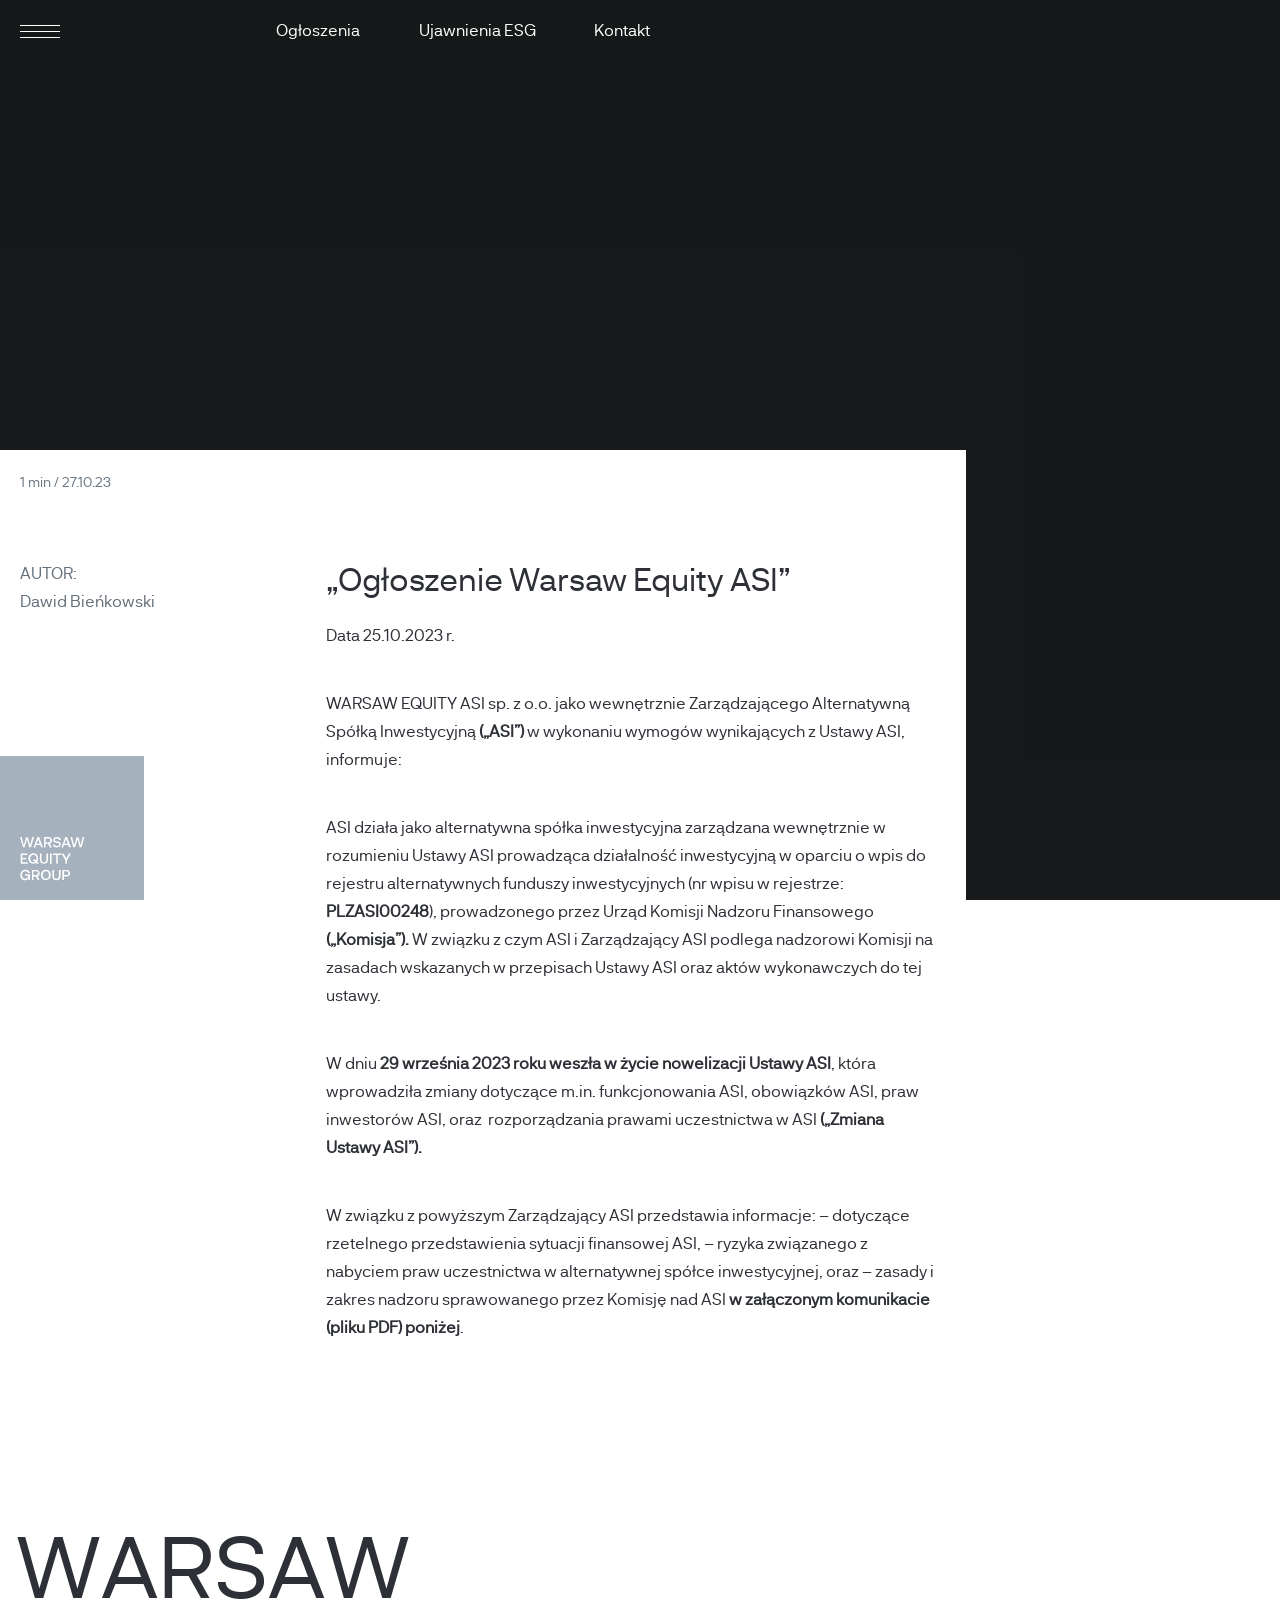
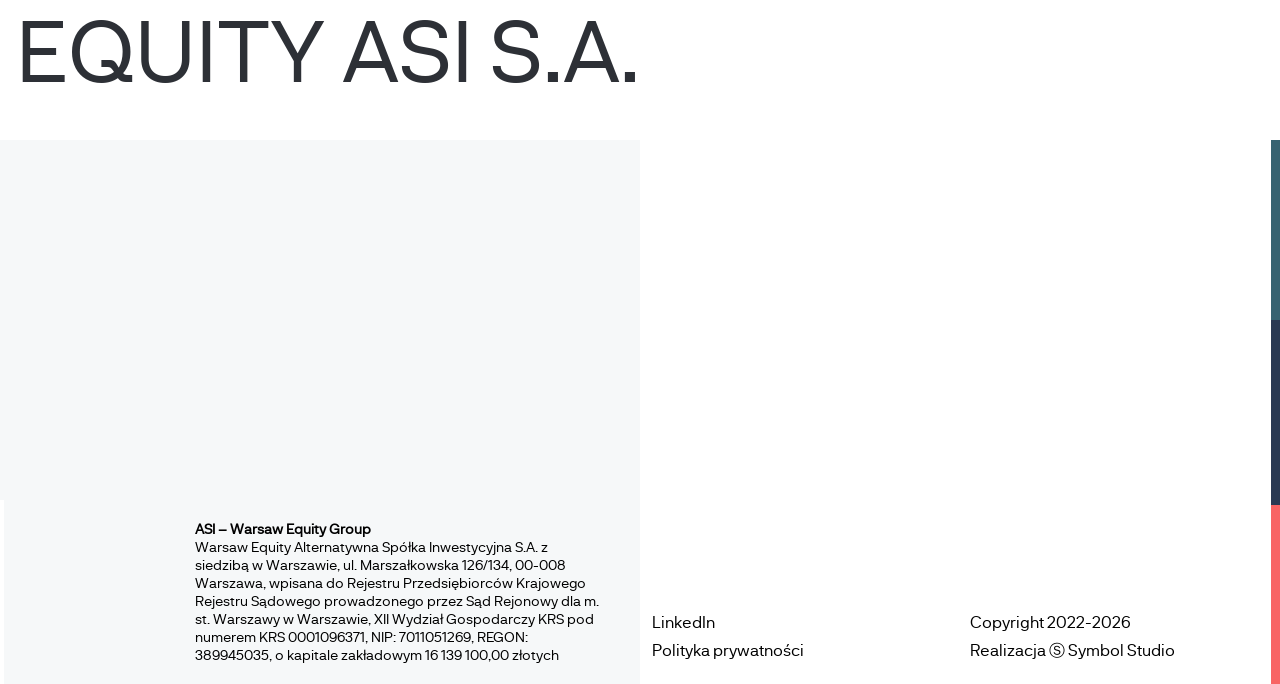
<file: ogloszenie-warsaw-equity-asi/index.html>
<!doctype html>
<html lang="pl-PL" style="margin-top:0!important">
<head>
<meta charset="UTF-8" />
<meta name="viewport" content="width=device-width, initial-scale=1" />
<meta property="og:type" content="website" />
<title>&#8222;Ogłoszenie Warsaw Equity ASI&#8221; &#8211; Warsaw Equity Group</title>
<meta name='robots' content='max-image-preview:large' />
<style id="wp-img-auto-sizes-contain-inline-css">
img:is([sizes=auto i],[sizes^="auto," i]){contain-intrinsic-size:3000px 1500px}
/*# sourceURL=wp-img-auto-sizes-contain-inline-css */
</style>
<link rel='stylesheet' id='weg64-styles-css' href='../assets/weg/style.css' media='all' />
<link rel='stylesheet' id='block-library-css' href='../assets/wp/block-library.css' media='all' />
<script id="jquery-core-js" src="../assets/js/jquery.min.js"></script>
<script id="slick-js" src="../assets/js/slick.min.js" defer></script>
<link rel="canonical" href="https://warsawequityasi.pl/ogloszenie-warsaw-equity-asi/" />
<link rel="icon" href="../assets/img/weg.jpg" sizes="32x32" />
<link rel="icon" href="../assets/img/weg.jpg" sizes="192x192" />
<link rel="apple-touch-icon" href="../assets/img/weg.jpg" />
<meta name="msapplication-TileImage" content="../assets/img/weg.jpg" />
<link rel="shortcut icon" href="../favicon.ico" type="image/x-icon">
<link rel="icon" href="../favicon.ico" type="image/x-icon">
<script type="text/javascript">
(function(window, document, dataLayerName, id) {
function stgCreateCookie(a,b,c){var d="";if(c){var e=new Date;e.setTime(e.getTime()+24*c*60*60*1e3),d="; expires="+e.toUTCString()}document.cookie=a+"="+b+d+"; path=/"}
var isStgDebug=(window.location.href.match("stg_debug")||document.cookie.match("stg_debug"))&&!window.location.href.match("stg_disable_debug");stgCreateCookie("stg_debug",isStgDebug?1:"",isStgDebug?14:-1);
var qP=[];dataLayerName!=="dataLayer"&&qP.push("data_layer_name="+dataLayerName),isStgDebug&&qP.push("stg_debug");var qPString=qP.length>0?("?"+qP.join("&")):"";
document.write('<script src=https://warsawequity.containers.piwik.pro/'+id+'.sync.js' + qPString + '></' + 'script>');
})(window, document, 'dataLayer', 'd491f00b-5db4-46d4-9a64-c88c39f91316');
</script>
</head>
<body class="wp-singular post-template-default single single-post postid-1827 single-format-standard wp-theme-weg">
<script type="text/javascript">
(function(window, document, dataLayerName, id) {
window[dataLayerName]=window[dataLayerName]||[],window[dataLayerName].push({start:(new Date).getTime(),event:"stg.start"});var scripts=document.getElementsByTagName('script')[0],tags=document.createElement('script');
function stgCreateCookie(a,b,c){var d="";if(c){var e=new Date;e.setTime(e.getTime()+24*c*60*60*1e3),d="; expires="+e.toUTCString()}document.cookie=a+"="+b+d+"; path=/"}
var isStgDebug=(window.location.href.match("stg_debug")||document.cookie.match("stg_debug"))&&!window.location.href.match("stg_disable_debug");stgCreateCookie("stg_debug",isStgDebug?1:"",isStgDebug?14:-1);
var qP=[];dataLayerName!=="dataLayer"&&qP.push("data_layer_name="+dataLayerName),isStgDebug&&qP.push("stg_debug");var qPString=qP.length>0?("?"+qP.join("&")):"";
tags.async=!0,tags.src="https://warsawequity.containers.piwik.pro/"+id+".js"+qPString,scripts.parentNode.insertBefore(tags,scripts);
!function(a,n,i){a[n]=a[n]||{};for(var c=0;c<i.length;c++)!function(i){a[n][i]=a[n][i]||{},a[n][i].api=a[n][i].api||function(){var a=[].slice.call(arguments,0);"string"==typeof a[0]&&window[dataLayerName].push({event:n+"."+i+":"+a[0],parameters:[].slice.call(arguments,1)})}}(i[c])}(window,"ppms",["tm","cm"]);
})(window, document, 'dataLayer', 'd491f00b-5db4-46d4-9a64-c88c39f91316');
</script><noscript><iframe src=https://warsawequity.containers.piwik.pro/d491f00b-5db4-46d4-9a64-c88c39f91316/noscript.html height="0" width="0" style="display:none;visibility:hidden"></iframe></noscript>
<div id="page">
<header id="mast-head">
<h1 data-aos="fade-up-right" data-aos-delay="800"><a href="../index.html">Warsaw Equity Group</a></h1>
<div id="top-bar" class="">
<nav id="main-nav">
<ul id="primary-menu" class="menu"><li id="menu-item-2145" class="menu-item menu-item-type-custom menu-item-object-custom menu-item-2145"><a href="../index.html"><span>Strona główna</span></a></li>
<li id="menu-item-2153" class="menu-item menu-item-type-post_type menu-item-object-page current_page_parent menu-item-2153"><a href="../ogloszenia/index.html"><span>Ogłoszenia</span></a></li>
<li id="menu-item-2163" class="menu-item menu-item-type-post_type menu-item-object-page menu-item-2163"><a href="../ujawnienia-esg/index.html"><span>Ujawnienia ESG</span></a></li>
<li id="menu-item-2138" class="menu-item menu-item-type-post_type menu-item-object-page menu-item-2138"><a href="../kontakt/index.html"><span>Kontakt</span></a></li>
</ul>		</nav>
</div>
</header>
<section class="fp-intro post-thumbnail">
<div class="fp-dbg">
</div>
</section>
<article id="post-1827" class="overflow-hidden post-1827 post type-post status-publish format-standard hentry category-bez-kategorii">	
<div class="row">
<div class="col-lg-9 post-container">
<div class="row">
<div class="col-lg-4 mb-4">
<div class="post-meta"><span class="d-block d-lg-inline">1 min</span><span class="d-none d-lg-inline"> / </span>27.10.23</div>	
</div>
<div class="col-lg-8 mb-4">
<div><div class="post-category fst-a">Bez kategorii</div></div>				</div>
<div class="col-lg-4">
<div class="post-author">
AUTOR:<br>Dawid Bieńkowski					</div>
</div>
<div class="col-lg-8">
<div class="post-body">
<h2 class="post-title font-size-15 mb-4">&#8222;Ogłoszenie Warsaw Equity ASI&#8221;</h2>
<p class="p1">Data 25.10.2023 r.</p>
<p class="p2">WARSAW EQUITY ASI sp. z o.o. jako wewnętrznie Zarządzają<span class="s1">cego</span> Alternatywną Spółką Inwestycyjną <span class="s1"><b>(„ASI”) </b></span>w wykonaniu wymogów wynikających z <span class="s1">Ustawy ASI, informuje:</span></p>
<p class="p2">ASI działa jako alternatywna spółka inwestycyjna zarządzana wewnętrznie w rozumieniu Ustawy ASI prowadząca działalność inwestycyjną w oparciu o wpis do rejestru alternatywnych funduszy inwestycyjnych (nr wpisu w rejestrze: <span class="s1"><b>PLZASI00248</b></span>), prowadzonego przez Urząd Komisji Nadzoru Finansowego <span class="s1"><b>(„Komisja”).</b></span> W związku z czym ASI i Zarządzający ASI podlega nadzorowi Komisji na zasadach wskazanych w przepisach Ustawy ASI oraz aktów wykonawczych do tej ustawy.</p>
<p><span id="more-1827"></span></p>
<p class="p2"><span class="s1">W dniu </span><b>29 września 2023 roku weszła w życie nowelizacji Ustawy ASI</b>, która wprowadziła zmiany dotyczące m.in. funkcjonowania ASI, obowiązków ASI, praw inwestorów ASI, oraz<span class="Apple-converted-space">  </span>rozporządzania prawami uczestnictwa w ASI<span class="s1"> <b>(„Zmiana Ustawy ASI”).</b> </span></p>
<p class="p2">W związku z powyższym Zarządzający ASI przedstawia informacje<span class="s1">: &#8211; </span>dotyczące<span class="s1"> rzetelnego przedstawienia sytuacji finansowej ASI, &#8211; </span>ryzyka związanego z nabyciem praw uczestnictwa w alternatywnej spółce inwestycyjnej, oraz <span class="s1">&#8211; zasady</span> i zakres nadzoru sprawowanego przez Komisję nad ASI <b>w załączonym komunikacie (pliku PDF)</b><b> </b><b>poniżej</b><span class="s1">.</span></p>
</div>
</div>
</div>
</div>
</div>
</article>
<section class="std-py"><div class="section-content posts-container">
</div></div>
	<footer id="site-footer" class="overflow-hidden">
<h2 class="footer-1 sgta sgxa">Warsaw Equity&nbsp;ASI&nbsp;S.A.</h2>
<div class="position-relative">
<div class="row row-a mt-0 mt-lg-5">
<div class="col-a col-lg-6 pt-0 pt-lg-4">
<div>
</div>
</div>
<div id="wegform" class="col-b col-lg-6 pt-0 pt-lg-4">
<div>
<!--<div class="ml-embedded" data-form="K4y35I"></div>
<script>
(function(w,d,e,u,f,l,n){w[f]=w[f]||function(){(w[f].q=w[f].q||[])
.push(arguments);},l=d.createElement(e),l.async=1,l.src=u,
n=d.getElementsByTagName(e)[0],n.parentNode.insertBefore(l,n);})
(window,document,'script','https://assets.mailerlite.com/js/universal.js','ml');
ml('account', '56081');
</script>-->
<script type="text/javascript" src="https://app.getresponse.com/view_webform_v2.js?u=tXAnA&amp;webforms_id=Gcp0E" data-webform-id="Gcp0E" defer></script><style>
.grwf2-wrapper.wf2-embedded {
margin-left: 0 !important
}
</style>
<style>
#wegform .ml-form-align-center {
text-align: left !important;
}
#wegform .ml-form-embedContainer .ml-form-embedWrapper {
background: transparent !important
}
#wegform .ml-form-embedContainer .ml-form-embedWrapper .ml-form-embedBody,
#wegform .ml-form-embedContainer .ml-form-embedWrapper .ml-form-successBody {
padding: 0 !important;
}
#wegform .ml-form-embedContainer .ml-form-embedWrapper .ml-form-embedBody .ml-form-fieldRow input {
border-radius: 0 !important;
border-top: none !important;
border-left: none !important;
border-right: none !important;
padding-left: 0 !important;
}
#wegform .form-control:focus {
box-shadow: none;
border-color: #000 !important
}
#wegform ::placeholder {
color: #a5b2bd !important;
opacity: 1;
}
#wegform :-ms-input-placeholder {
color: #a5b2bd;
}
#wegform ::-ms-input-placeholder {
color: #a5b2bd;
}
</style>
</div>
</div>
</div>
<div class="row row-b">
<div class="col-b col-lg-6 footnote">
<strong>ASI – Warsaw Equity Group</strong>
<div>Warsaw Equity Alternatywna Spółka Inwestycyjna S.A.  z siedzibą w Warszawie, ul. Marszałkowska 126/134, 00-008 Warszawa, wpisana do Rejestru Przedsiębiorców Krajowego Rejestru Sądowego prowadzonego przez Sąd Rejonowy dla m. st. Warszawy w Warszawie, XII Wydział Gospodarczy KRS pod numerem KRS 0001096371, NIP: 7011051269, REGON: 389945035, o kapitale zakładowym 16 139 100,00 złotych</div>
</div>
<div class="col-c col-lg-3 align-self-end">
<a href="https://www.linkedin.com/company/warsaw-equity-group" target="_blank">LinkedIn</a>					<a href="../polityka-prywatnosci/index.html" target="_blank">Polityka prywatności</a>
<!-- <a href="">Warsaw Equity ASI</a> -->
</div>
<div class="col-d col-lg-3 align-self-end">
<span>Copyright 2022-2026</span>
<span>Realizacja &#9416; Symbol Studio</span>
</div>
</div>
<div class="el-1"></div>
</div>
</footer>
</div><!-- #page -->
<script id="weg64-scripts-js" src="../assets/weg/js/scripts.js" defer></script>
<script src="../assets/js/aos.js"></script>
</body>
</html><!-- need to refresh to see cached version -->
</file>
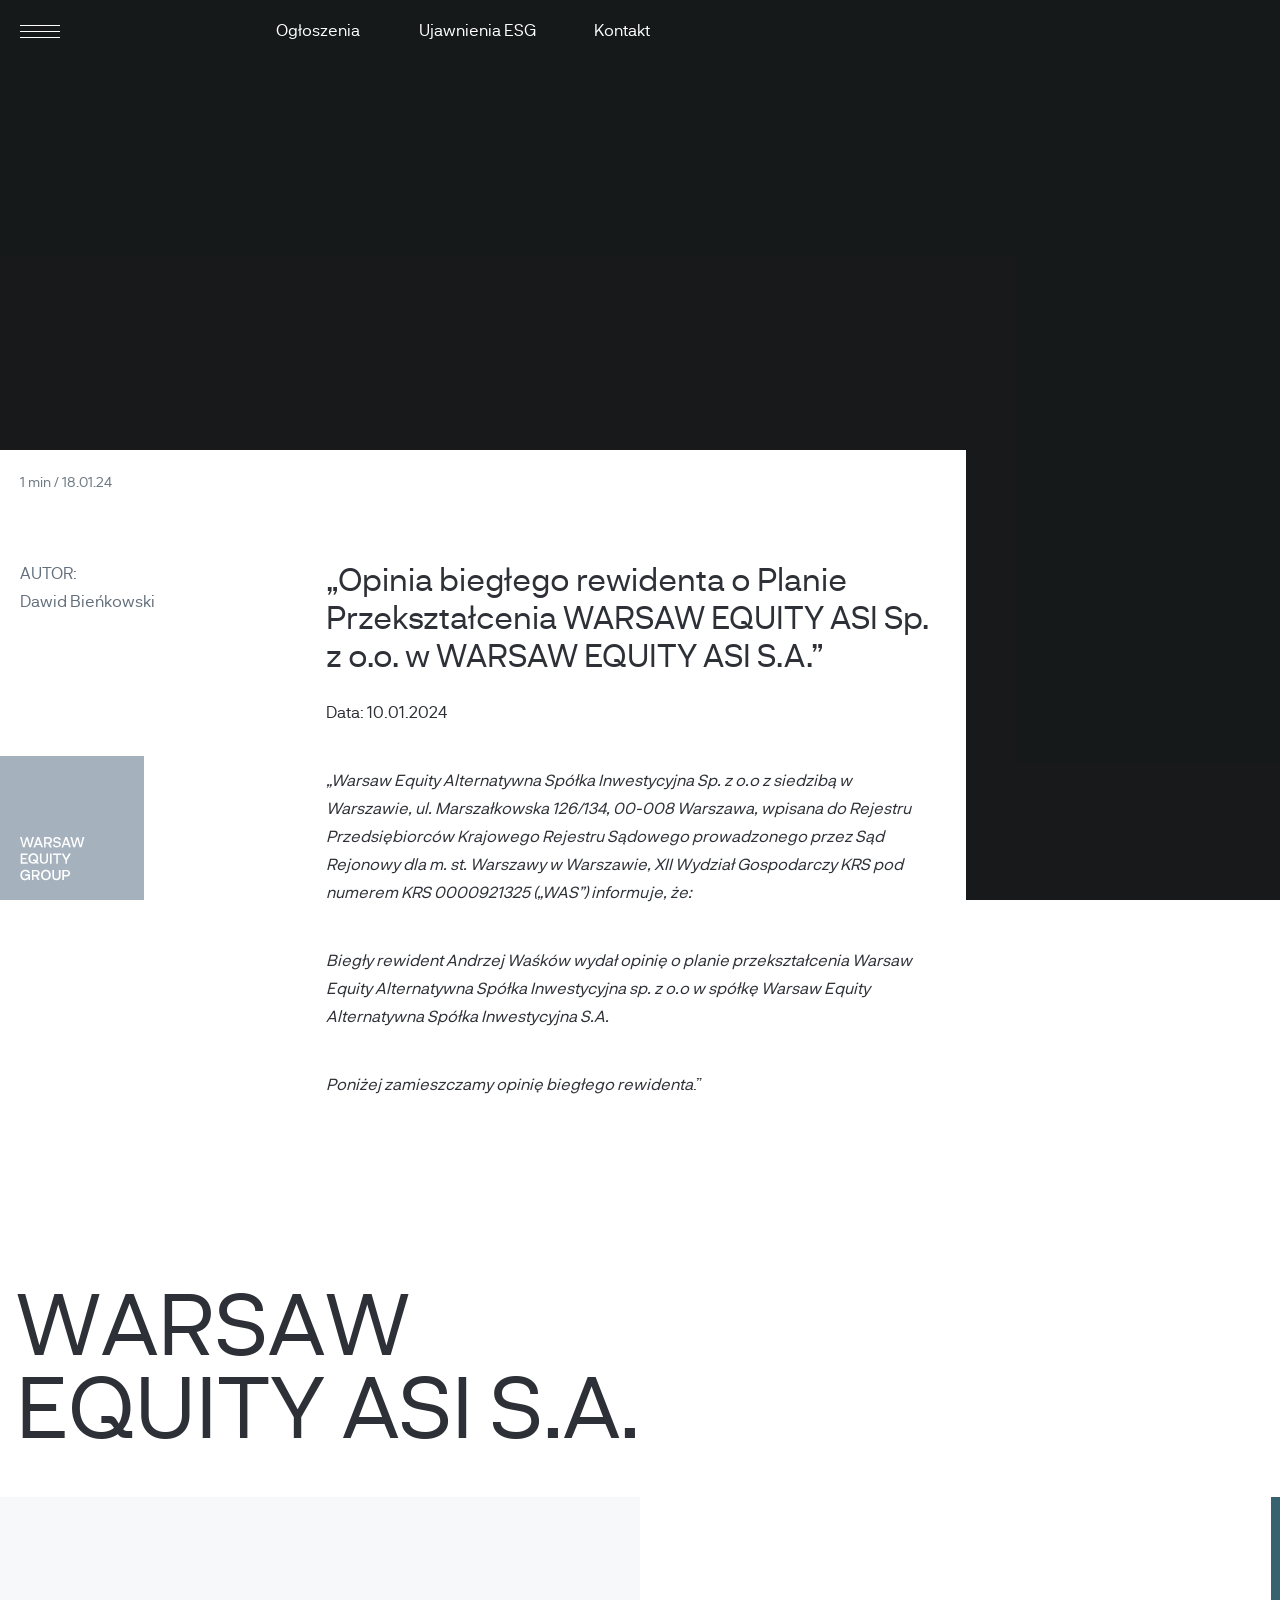
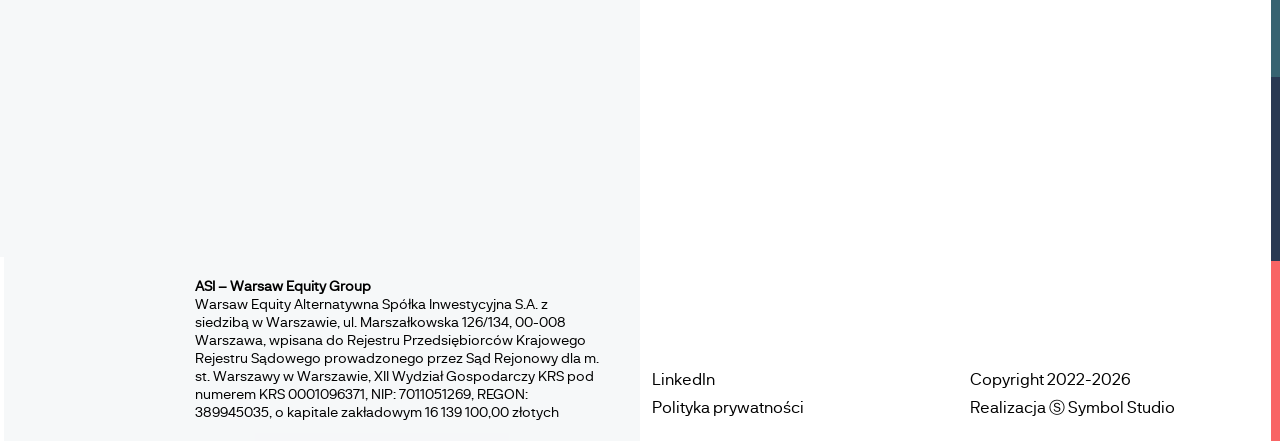
<file: opinia-bieglego-rewidenta-o-planie-przeksztalcenia-warsaw-equity-asi-sp-z-o-o-w-warsaw-equity-asi-s-a/index.html>
<!doctype html>
<html lang="pl-PL" style="margin-top:0!important">
<head>
<meta charset="UTF-8" />
<meta name="viewport" content="width=device-width, initial-scale=1" />
<meta property="og:type" content="website" />
<title>„Opinia biegłego rewidenta o Planie Przekształcenia WARSAW EQUITY ASI Sp. z o.o. w WARSAW EQUITY ASI S.A.” &#8211; Warsaw Equity Group</title>
<meta name='robots' content='max-image-preview:large' />
<style id="wp-img-auto-sizes-contain-inline-css">
img:is([sizes=auto i],[sizes^="auto," i]){contain-intrinsic-size:3000px 1500px}
/*# sourceURL=wp-img-auto-sizes-contain-inline-css */
</style>
<link rel='stylesheet' id='weg64-styles-css' href='../assets/weg/style.css' media='all' />
<link rel='stylesheet' id='block-library-css' href='../assets/wp/block-library.css' media='all' />
<script id="jquery-core-js" src="../assets/js/jquery.min.js"></script>
<script id="slick-js" src="../assets/js/slick.min.js" defer></script>
<link rel="canonical" href="https://warsawequityasi.pl/opinia-bieglego-rewidenta-o-planie-przeksztalcenia-warsaw-equity-asi-sp-z-o-o-w-warsaw-equity-asi-s-a/" />
<link rel="icon" href="../assets/img/weg.jpg" sizes="32x32" />
<link rel="icon" href="../assets/img/weg.jpg" sizes="192x192" />
<link rel="apple-touch-icon" href="../assets/img/weg.jpg" />
<meta name="msapplication-TileImage" content="../assets/img/weg.jpg" />
<link rel="shortcut icon" href="../favicon.ico" type="image/x-icon">
<link rel="icon" href="../favicon.ico" type="image/x-icon">
<script type="text/javascript">
(function(window, document, dataLayerName, id) {
function stgCreateCookie(a,b,c){var d="";if(c){var e=new Date;e.setTime(e.getTime()+24*c*60*60*1e3),d="; expires="+e.toUTCString()}document.cookie=a+"="+b+d+"; path=/"}
var isStgDebug=(window.location.href.match("stg_debug")||document.cookie.match("stg_debug"))&&!window.location.href.match("stg_disable_debug");stgCreateCookie("stg_debug",isStgDebug?1:"",isStgDebug?14:-1);
var qP=[];dataLayerName!=="dataLayer"&&qP.push("data_layer_name="+dataLayerName),isStgDebug&&qP.push("stg_debug");var qPString=qP.length>0?("?"+qP.join("&")):"";
document.write('<script src=https://warsawequity.containers.piwik.pro/'+id+'.sync.js' + qPString + '></' + 'script>');
})(window, document, 'dataLayer', 'd491f00b-5db4-46d4-9a64-c88c39f91316');
</script>
</head>
<body class="wp-singular post-template-default single single-post postid-1904 single-format-standard wp-theme-weg">
<script type="text/javascript">
(function(window, document, dataLayerName, id) {
window[dataLayerName]=window[dataLayerName]||[],window[dataLayerName].push({start:(new Date).getTime(),event:"stg.start"});var scripts=document.getElementsByTagName('script')[0],tags=document.createElement('script');
function stgCreateCookie(a,b,c){var d="";if(c){var e=new Date;e.setTime(e.getTime()+24*c*60*60*1e3),d="; expires="+e.toUTCString()}document.cookie=a+"="+b+d+"; path=/"}
var isStgDebug=(window.location.href.match("stg_debug")||document.cookie.match("stg_debug"))&&!window.location.href.match("stg_disable_debug");stgCreateCookie("stg_debug",isStgDebug?1:"",isStgDebug?14:-1);
var qP=[];dataLayerName!=="dataLayer"&&qP.push("data_layer_name="+dataLayerName),isStgDebug&&qP.push("stg_debug");var qPString=qP.length>0?("?"+qP.join("&")):"";
tags.async=!0,tags.src="https://warsawequity.containers.piwik.pro/"+id+".js"+qPString,scripts.parentNode.insertBefore(tags,scripts);
!function(a,n,i){a[n]=a[n]||{};for(var c=0;c<i.length;c++)!function(i){a[n][i]=a[n][i]||{},a[n][i].api=a[n][i].api||function(){var a=[].slice.call(arguments,0);"string"==typeof a[0]&&window[dataLayerName].push({event:n+"."+i+":"+a[0],parameters:[].slice.call(arguments,1)})}}(i[c])}(window,"ppms",["tm","cm"]);
})(window, document, 'dataLayer', 'd491f00b-5db4-46d4-9a64-c88c39f91316');
</script><noscript><iframe src=https://warsawequity.containers.piwik.pro/d491f00b-5db4-46d4-9a64-c88c39f91316/noscript.html height="0" width="0" style="display:none;visibility:hidden"></iframe></noscript>
<div id="page">
<header id="mast-head">
<h1 data-aos="fade-up-right" data-aos-delay="800"><a href="../index.html">Warsaw Equity Group</a></h1>
<div id="top-bar" class="">
<nav id="main-nav">
<ul id="primary-menu" class="menu"><li id="menu-item-2145" class="menu-item menu-item-type-custom menu-item-object-custom menu-item-2145"><a href="../index.html"><span>Strona główna</span></a></li>
<li id="menu-item-2153" class="menu-item menu-item-type-post_type menu-item-object-page current_page_parent menu-item-2153"><a href="../ogloszenia/index.html"><span>Ogłoszenia</span></a></li>
<li id="menu-item-2163" class="menu-item menu-item-type-post_type menu-item-object-page menu-item-2163"><a href="../ujawnienia-esg/index.html"><span>Ujawnienia ESG</span></a></li>
<li id="menu-item-2138" class="menu-item menu-item-type-post_type menu-item-object-page menu-item-2138"><a href="../kontakt/index.html"><span>Kontakt</span></a></li>
</ul>		</nav>
</div>
</header>
<section class="fp-intro post-thumbnail">
<div class="fp-dbg">
</div>
</section>
<article id="post-1904" class="overflow-hidden post-1904 post type-post status-publish format-standard hentry">	
<div class="row">
<div class="col-lg-9 post-container">
<div class="row">
<div class="col-lg-4 mb-4">
<div class="post-meta"><span class="d-block d-lg-inline">1 min</span><span class="d-none d-lg-inline"> / </span>18.01.24</div>	
</div>
<div class="col-lg-8 mb-4">
</div>
<div class="col-lg-4">
<div class="post-author">
AUTOR:<br>Dawid Bieńkowski					</div>
</div>
<div class="col-lg-8">
<div class="post-body">
<h2 class="post-title font-size-15 mb-4">„Opinia biegłego rewidenta o Planie Przekształcenia WARSAW EQUITY ASI Sp. z o.o. w WARSAW EQUITY ASI S.A.”</h2>
<p>Data: 10.01.2024</p>
<p class="p1"><i>„Warsaw Equity Alternatywna Spółka Inwestycyjna Sp. z o.o z siedzibą w Warszawie, ul. Marszałkowska 126/134, 00-008 Warszawa, wpisana do Rejestru Przedsiębiorców Krajowego Rejestru Sądowego prowadzonego przez Sąd Rejonowy dla m. st. Warszawy w Warszawie, XII Wydział Gospodarczy KRS pod numerem KRS 0000921325 („WAS”) informuje, że:</i></p>
<p class="p1"><i>Biegły rewident Andrzej Waśków wydał opinię o planie przekształcenia Warsaw Equity Alternatywna Spółka Inwestycyjna sp. z o.o w spółkę Warsaw Equity Alternatywna Spółka Inwestycyjna S.A.</i></p>
<p class="p1"><i>Poniżej zamieszczamy opinię biegłego rewidenta</i><span class="s1">.”</span></p>
</div>
</div>
</div>
</div>
</div>
</article>
<section class="std-py"><div class="section-content posts-container">
</div></div>
	<footer id="site-footer" class="overflow-hidden">
<h2 class="footer-1 sgta sgxa">Warsaw Equity&nbsp;ASI&nbsp;S.A.</h2>
<div class="position-relative">
<div class="row row-a mt-0 mt-lg-5">
<div class="col-a col-lg-6 pt-0 pt-lg-4">
<div>
</div>
</div>
<div id="wegform" class="col-b col-lg-6 pt-0 pt-lg-4">
<div>
<!--<div class="ml-embedded" data-form="K4y35I"></div>
<script>
(function(w,d,e,u,f,l,n){w[f]=w[f]||function(){(w[f].q=w[f].q||[])
.push(arguments);},l=d.createElement(e),l.async=1,l.src=u,
n=d.getElementsByTagName(e)[0],n.parentNode.insertBefore(l,n);})
(window,document,'script','https://assets.mailerlite.com/js/universal.js','ml');
ml('account', '56081');
</script>-->
<script type="text/javascript" src="https://app.getresponse.com/view_webform_v2.js?u=tXAnA&amp;webforms_id=Gcp0E" data-webform-id="Gcp0E" defer></script><style>
.grwf2-wrapper.wf2-embedded {
margin-left: 0 !important
}
</style>
<style>
#wegform .ml-form-align-center {
text-align: left !important;
}
#wegform .ml-form-embedContainer .ml-form-embedWrapper {
background: transparent !important
}
#wegform .ml-form-embedContainer .ml-form-embedWrapper .ml-form-embedBody,
#wegform .ml-form-embedContainer .ml-form-embedWrapper .ml-form-successBody {
padding: 0 !important;
}
#wegform .ml-form-embedContainer .ml-form-embedWrapper .ml-form-embedBody .ml-form-fieldRow input {
border-radius: 0 !important;
border-top: none !important;
border-left: none !important;
border-right: none !important;
padding-left: 0 !important;
}
#wegform .form-control:focus {
box-shadow: none;
border-color: #000 !important
}
#wegform ::placeholder {
color: #a5b2bd !important;
opacity: 1;
}
#wegform :-ms-input-placeholder {
color: #a5b2bd;
}
#wegform ::-ms-input-placeholder {
color: #a5b2bd;
}
</style>
</div>
</div>
</div>
<div class="row row-b">
<div class="col-b col-lg-6 footnote">
<strong>ASI – Warsaw Equity Group</strong>
<div>Warsaw Equity Alternatywna Spółka Inwestycyjna S.A.  z siedzibą w Warszawie, ul. Marszałkowska 126/134, 00-008 Warszawa, wpisana do Rejestru Przedsiębiorców Krajowego Rejestru Sądowego prowadzonego przez Sąd Rejonowy dla m. st. Warszawy w Warszawie, XII Wydział Gospodarczy KRS pod numerem KRS 0001096371, NIP: 7011051269, REGON: 389945035, o kapitale zakładowym 16 139 100,00 złotych</div>
</div>
<div class="col-c col-lg-3 align-self-end">
<a href="https://www.linkedin.com/company/warsaw-equity-group" target="_blank">LinkedIn</a>					<a href="../polityka-prywatnosci/index.html" target="_blank">Polityka prywatności</a>
<!-- <a href="">Warsaw Equity ASI</a> -->
</div>
<div class="col-d col-lg-3 align-self-end">
<span>Copyright 2022-2026</span>
<span>Realizacja &#9416; Symbol Studio</span>
</div>
</div>
<div class="el-1"></div>
</div>
</footer>
</div><!-- #page -->
<script id="weg64-scripts-js" src="../assets/weg/js/scripts.js" defer></script>
<script src="../assets/js/aos.js"></script>
</body>
</html><!-- need to refresh to see cached version -->
</file>
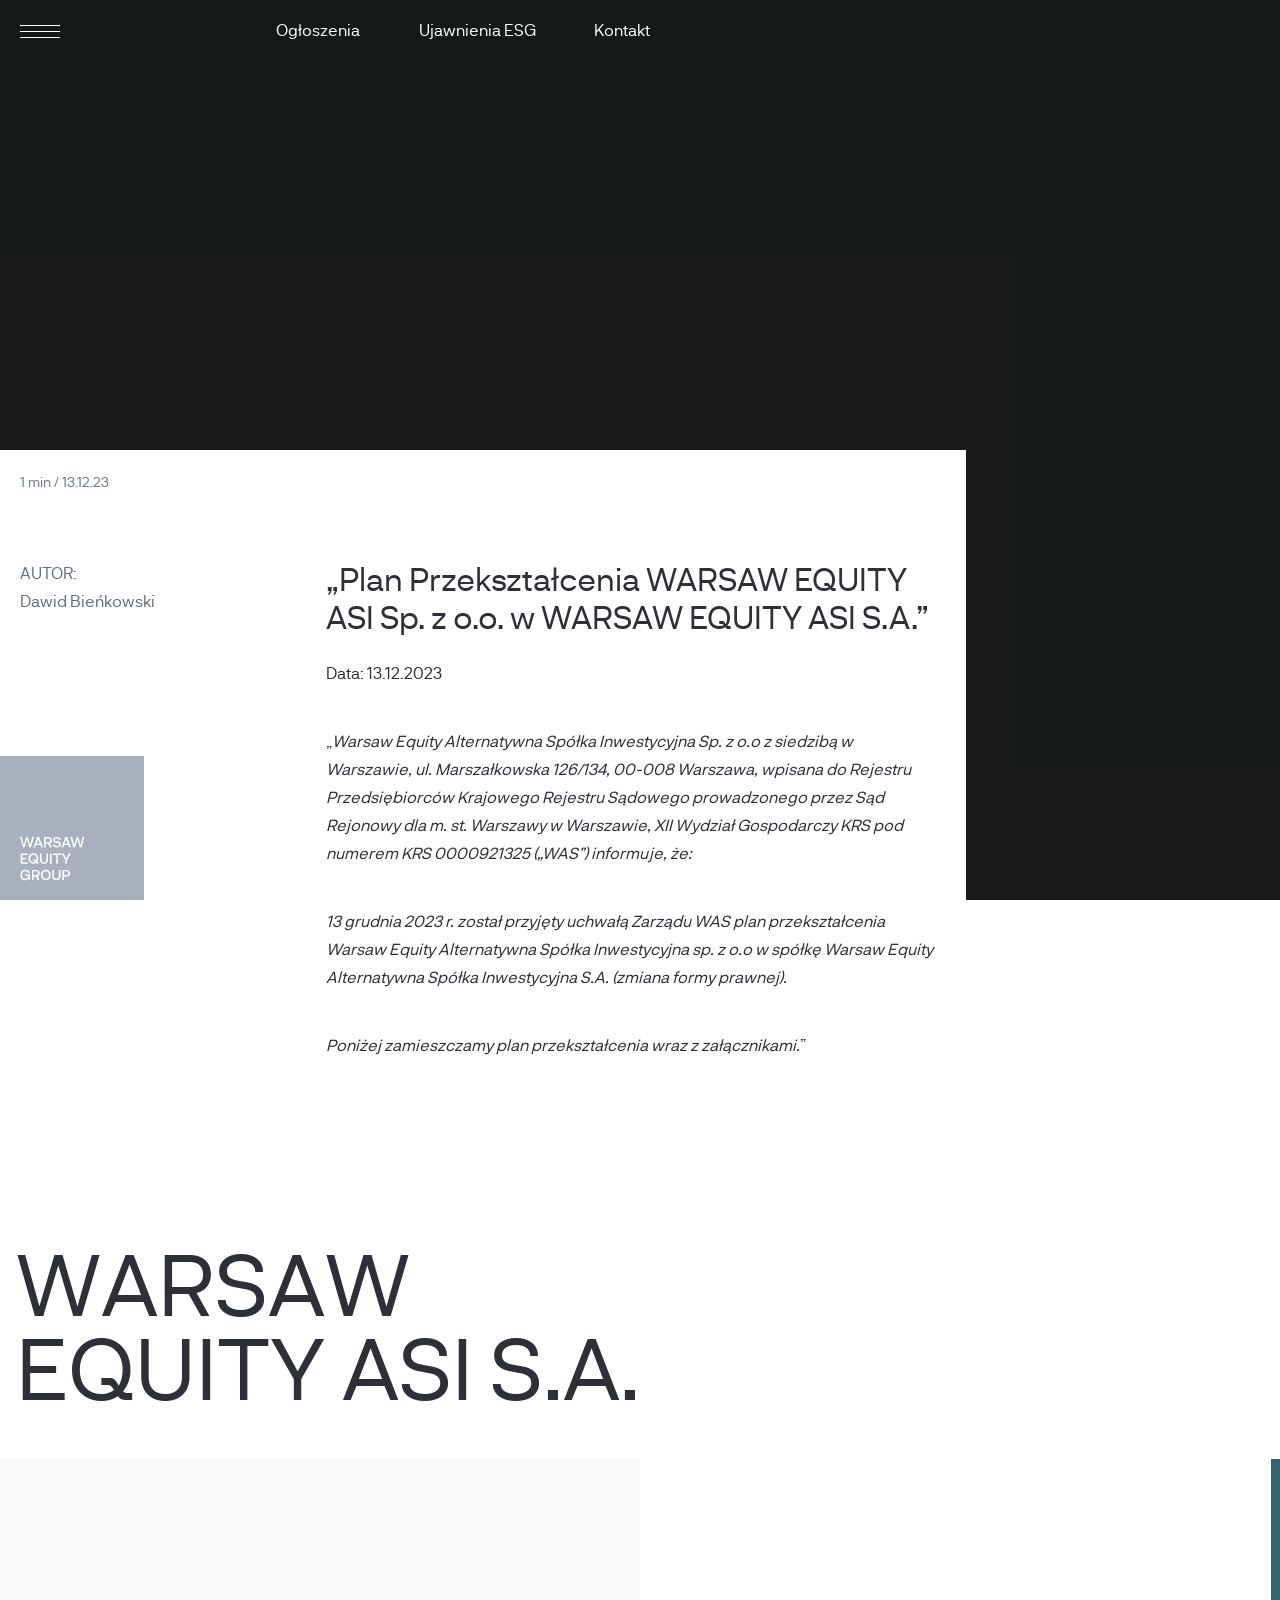
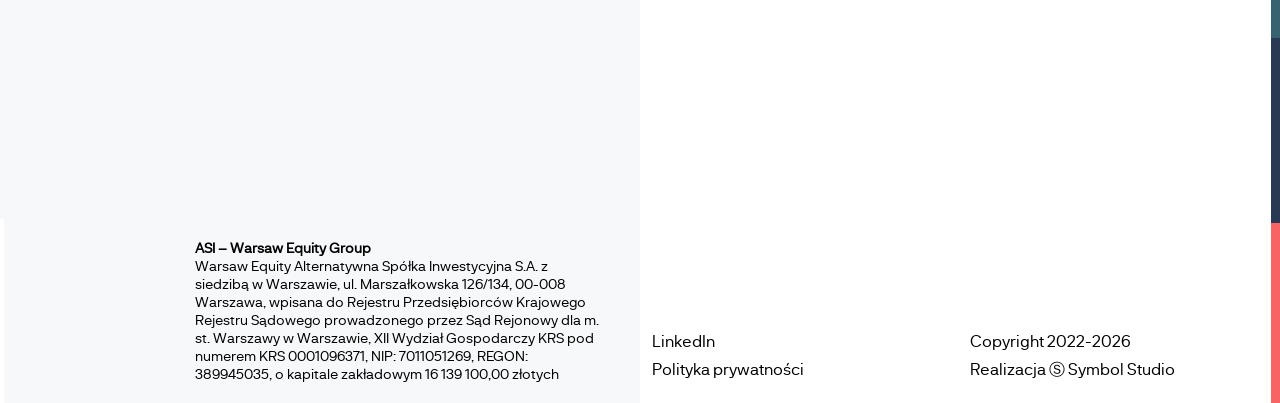
<file: plan-przeksztalcenia-warsaw-equity-asi-sp-z-o-o-w-warsaw-equity-asi-s-a/index.html>
<!doctype html>
<html lang="pl-PL" style="margin-top:0!important">
<head>
<meta charset="UTF-8" />
<meta name="viewport" content="width=device-width, initial-scale=1" />
<meta property="og:type" content="website" />
<title>„Plan Przekształcenia WARSAW EQUITY ASI Sp. z o.o. w WARSAW EQUITY ASI S.A.” &#8211; Warsaw Equity Group</title>
<meta name='robots' content='max-image-preview:large' />
<style id="wp-img-auto-sizes-contain-inline-css">
img:is([sizes=auto i],[sizes^="auto," i]){contain-intrinsic-size:3000px 1500px}
/*# sourceURL=wp-img-auto-sizes-contain-inline-css */
</style>
<link rel='stylesheet' id='weg64-styles-css' href='../assets/weg/style.css' media='all' />
<link rel='stylesheet' id='block-library-css' href='../assets/wp/block-library.css' media='all' />
<script id="jquery-core-js" src="../assets/js/jquery.min.js"></script>
<script id="slick-js" src="../assets/js/slick.min.js" defer></script>
<link rel="canonical" href="https://warsawequityasi.pl/plan-przeksztalcenia-warsaw-equity-asi-sp-z-o-o-w-warsaw-equity-asi-s-a/" />
<link rel="icon" href="../assets/img/weg.jpg" sizes="32x32" />
<link rel="icon" href="../assets/img/weg.jpg" sizes="192x192" />
<link rel="apple-touch-icon" href="../assets/img/weg.jpg" />
<meta name="msapplication-TileImage" content="../assets/img/weg.jpg" />
<link rel="shortcut icon" href="../favicon.ico" type="image/x-icon">
<link rel="icon" href="../favicon.ico" type="image/x-icon">
<script type="text/javascript">
(function(window, document, dataLayerName, id) {
function stgCreateCookie(a,b,c){var d="";if(c){var e=new Date;e.setTime(e.getTime()+24*c*60*60*1e3),d="; expires="+e.toUTCString()}document.cookie=a+"="+b+d+"; path=/"}
var isStgDebug=(window.location.href.match("stg_debug")||document.cookie.match("stg_debug"))&&!window.location.href.match("stg_disable_debug");stgCreateCookie("stg_debug",isStgDebug?1:"",isStgDebug?14:-1);
var qP=[];dataLayerName!=="dataLayer"&&qP.push("data_layer_name="+dataLayerName),isStgDebug&&qP.push("stg_debug");var qPString=qP.length>0?("?"+qP.join("&")):"";
document.write('<script src=https://warsawequity.containers.piwik.pro/'+id+'.sync.js' + qPString + '></' + 'script>');
})(window, document, 'dataLayer', 'd491f00b-5db4-46d4-9a64-c88c39f91316');
</script>
</head>
<body class="wp-singular post-template-default single single-post postid-1883 single-format-standard wp-theme-weg">
<script type="text/javascript">
(function(window, document, dataLayerName, id) {
window[dataLayerName]=window[dataLayerName]||[],window[dataLayerName].push({start:(new Date).getTime(),event:"stg.start"});var scripts=document.getElementsByTagName('script')[0],tags=document.createElement('script');
function stgCreateCookie(a,b,c){var d="";if(c){var e=new Date;e.setTime(e.getTime()+24*c*60*60*1e3),d="; expires="+e.toUTCString()}document.cookie=a+"="+b+d+"; path=/"}
var isStgDebug=(window.location.href.match("stg_debug")||document.cookie.match("stg_debug"))&&!window.location.href.match("stg_disable_debug");stgCreateCookie("stg_debug",isStgDebug?1:"",isStgDebug?14:-1);
var qP=[];dataLayerName!=="dataLayer"&&qP.push("data_layer_name="+dataLayerName),isStgDebug&&qP.push("stg_debug");var qPString=qP.length>0?("?"+qP.join("&")):"";
tags.async=!0,tags.src="https://warsawequity.containers.piwik.pro/"+id+".js"+qPString,scripts.parentNode.insertBefore(tags,scripts);
!function(a,n,i){a[n]=a[n]||{};for(var c=0;c<i.length;c++)!function(i){a[n][i]=a[n][i]||{},a[n][i].api=a[n][i].api||function(){var a=[].slice.call(arguments,0);"string"==typeof a[0]&&window[dataLayerName].push({event:n+"."+i+":"+a[0],parameters:[].slice.call(arguments,1)})}}(i[c])}(window,"ppms",["tm","cm"]);
})(window, document, 'dataLayer', 'd491f00b-5db4-46d4-9a64-c88c39f91316');
</script><noscript><iframe src=https://warsawequity.containers.piwik.pro/d491f00b-5db4-46d4-9a64-c88c39f91316/noscript.html height="0" width="0" style="display:none;visibility:hidden"></iframe></noscript>
<div id="page">
<header id="mast-head">
<h1 data-aos="fade-up-right" data-aos-delay="800"><a href="../index.html">Warsaw Equity Group</a></h1>
<div id="top-bar" class="">
<nav id="main-nav">
<ul id="primary-menu" class="menu"><li id="menu-item-2145" class="menu-item menu-item-type-custom menu-item-object-custom menu-item-2145"><a href="../index.html"><span>Strona główna</span></a></li>
<li id="menu-item-2153" class="menu-item menu-item-type-post_type menu-item-object-page current_page_parent menu-item-2153"><a href="../ogloszenia/index.html"><span>Ogłoszenia</span></a></li>
<li id="menu-item-2163" class="menu-item menu-item-type-post_type menu-item-object-page menu-item-2163"><a href="../ujawnienia-esg/index.html"><span>Ujawnienia ESG</span></a></li>
<li id="menu-item-2138" class="menu-item menu-item-type-post_type menu-item-object-page menu-item-2138"><a href="../kontakt/index.html"><span>Kontakt</span></a></li>
</ul>		</nav>
</div>
</header>
<section class="fp-intro post-thumbnail">
<div class="fp-dbg">
</div>
</section>
<article id="post-1883" class="overflow-hidden post-1883 post type-post status-publish format-standard hentry">	
<div class="row">
<div class="col-lg-9 post-container">
<div class="row">
<div class="col-lg-4 mb-4">
<div class="post-meta"><span class="d-block d-lg-inline">1 min</span><span class="d-none d-lg-inline"> / </span>13.12.23</div>	
</div>
<div class="col-lg-8 mb-4">
</div>
<div class="col-lg-4">
<div class="post-author">
AUTOR:<br>Dawid Bieńkowski					</div>
</div>
<div class="col-lg-8">
<div class="post-body">
<h2 class="post-title font-size-15 mb-4">„Plan Przekształcenia WARSAW EQUITY ASI Sp. z o.o. w WARSAW EQUITY ASI S.A.”</h2>
<p>Data: 13.12.2023</p>
<p class="p1"><span class="s1">„</span><i>Warsaw Equity Alternatywna Spółka Inwestycyjna Sp. z o.o z siedzibą w Warszawie, ul. Marszałkowska 126/134, 00-008 Warszawa, wpisana do Rejestru Przedsiębiorców Krajowego Rejestru Sądowego prowadzonego przez Sąd Rejonowy dla m. st. Warszawy w Warszawie, XII Wydział Gospodarczy KRS pod numerem KRS 0000921325 („WAS”) informuje, że:</i></p>
<p class="p1"><i>13 grudnia 2023 r. został przyjęty uchwałą Zarządu WAS plan przekształcenia Warsaw Equity Alternatywna Spółka Inwestycyjna sp. z o.o w spółkę Warsaw Equity Alternatywna Spółka Inwestycyjna S.A. (zmiana formy prawnej).</i></p>
<p class="p1"><i>Poniżej zamieszczamy plan przekształcenia wraz z załącznikami.</i><span class="s1">”</span></p>
</div>
</div>
</div>
</div>
</div>
</article>
<section class="std-py"><div class="section-content posts-container">
</div></div>
	<footer id="site-footer" class="overflow-hidden">
<h2 class="footer-1 sgta sgxa">Warsaw Equity&nbsp;ASI&nbsp;S.A.</h2>
<div class="position-relative">
<div class="row row-a mt-0 mt-lg-5">
<div class="col-a col-lg-6 pt-0 pt-lg-4">
<div>
</div>
</div>
<div id="wegform" class="col-b col-lg-6 pt-0 pt-lg-4">
<div>
<!--<div class="ml-embedded" data-form="K4y35I"></div>
<script>
(function(w,d,e,u,f,l,n){w[f]=w[f]||function(){(w[f].q=w[f].q||[])
.push(arguments);},l=d.createElement(e),l.async=1,l.src=u,
n=d.getElementsByTagName(e)[0],n.parentNode.insertBefore(l,n);})
(window,document,'script','https://assets.mailerlite.com/js/universal.js','ml');
ml('account', '56081');
</script>-->
<script type="text/javascript" src="https://app.getresponse.com/view_webform_v2.js?u=tXAnA&amp;webforms_id=Gcp0E" data-webform-id="Gcp0E" defer></script><style>
.grwf2-wrapper.wf2-embedded {
margin-left: 0 !important
}
</style>
<style>
#wegform .ml-form-align-center {
text-align: left !important;
}
#wegform .ml-form-embedContainer .ml-form-embedWrapper {
background: transparent !important
}
#wegform .ml-form-embedContainer .ml-form-embedWrapper .ml-form-embedBody,
#wegform .ml-form-embedContainer .ml-form-embedWrapper .ml-form-successBody {
padding: 0 !important;
}
#wegform .ml-form-embedContainer .ml-form-embedWrapper .ml-form-embedBody .ml-form-fieldRow input {
border-radius: 0 !important;
border-top: none !important;
border-left: none !important;
border-right: none !important;
padding-left: 0 !important;
}
#wegform .form-control:focus {
box-shadow: none;
border-color: #000 !important
}
#wegform ::placeholder {
color: #a5b2bd !important;
opacity: 1;
}
#wegform :-ms-input-placeholder {
color: #a5b2bd;
}
#wegform ::-ms-input-placeholder {
color: #a5b2bd;
}
</style>
</div>
</div>
</div>
<div class="row row-b">
<div class="col-b col-lg-6 footnote">
<strong>ASI – Warsaw Equity Group</strong>
<div>Warsaw Equity Alternatywna Spółka Inwestycyjna S.A.  z siedzibą w Warszawie, ul. Marszałkowska 126/134, 00-008 Warszawa, wpisana do Rejestru Przedsiębiorców Krajowego Rejestru Sądowego prowadzonego przez Sąd Rejonowy dla m. st. Warszawy w Warszawie, XII Wydział Gospodarczy KRS pod numerem KRS 0001096371, NIP: 7011051269, REGON: 389945035, o kapitale zakładowym 16 139 100,00 złotych</div>
</div>
<div class="col-c col-lg-3 align-self-end">
<a href="https://www.linkedin.com/company/warsaw-equity-group" target="_blank">LinkedIn</a>					<a href="../polityka-prywatnosci/index.html" target="_blank">Polityka prywatności</a>
<!-- <a href="">Warsaw Equity ASI</a> -->
</div>
<div class="col-d col-lg-3 align-self-end">
<span>Copyright 2022-2026</span>
<span>Realizacja &#9416; Symbol Studio</span>
</div>
</div>
<div class="el-1"></div>
</div>
</footer>
</div><!-- #page -->
<script id="weg64-scripts-js" src="../assets/weg/js/scripts.js" defer></script>
<script src="../assets/js/aos.js"></script>
</body>
</html><!-- need to refresh to see cached version -->
</file>
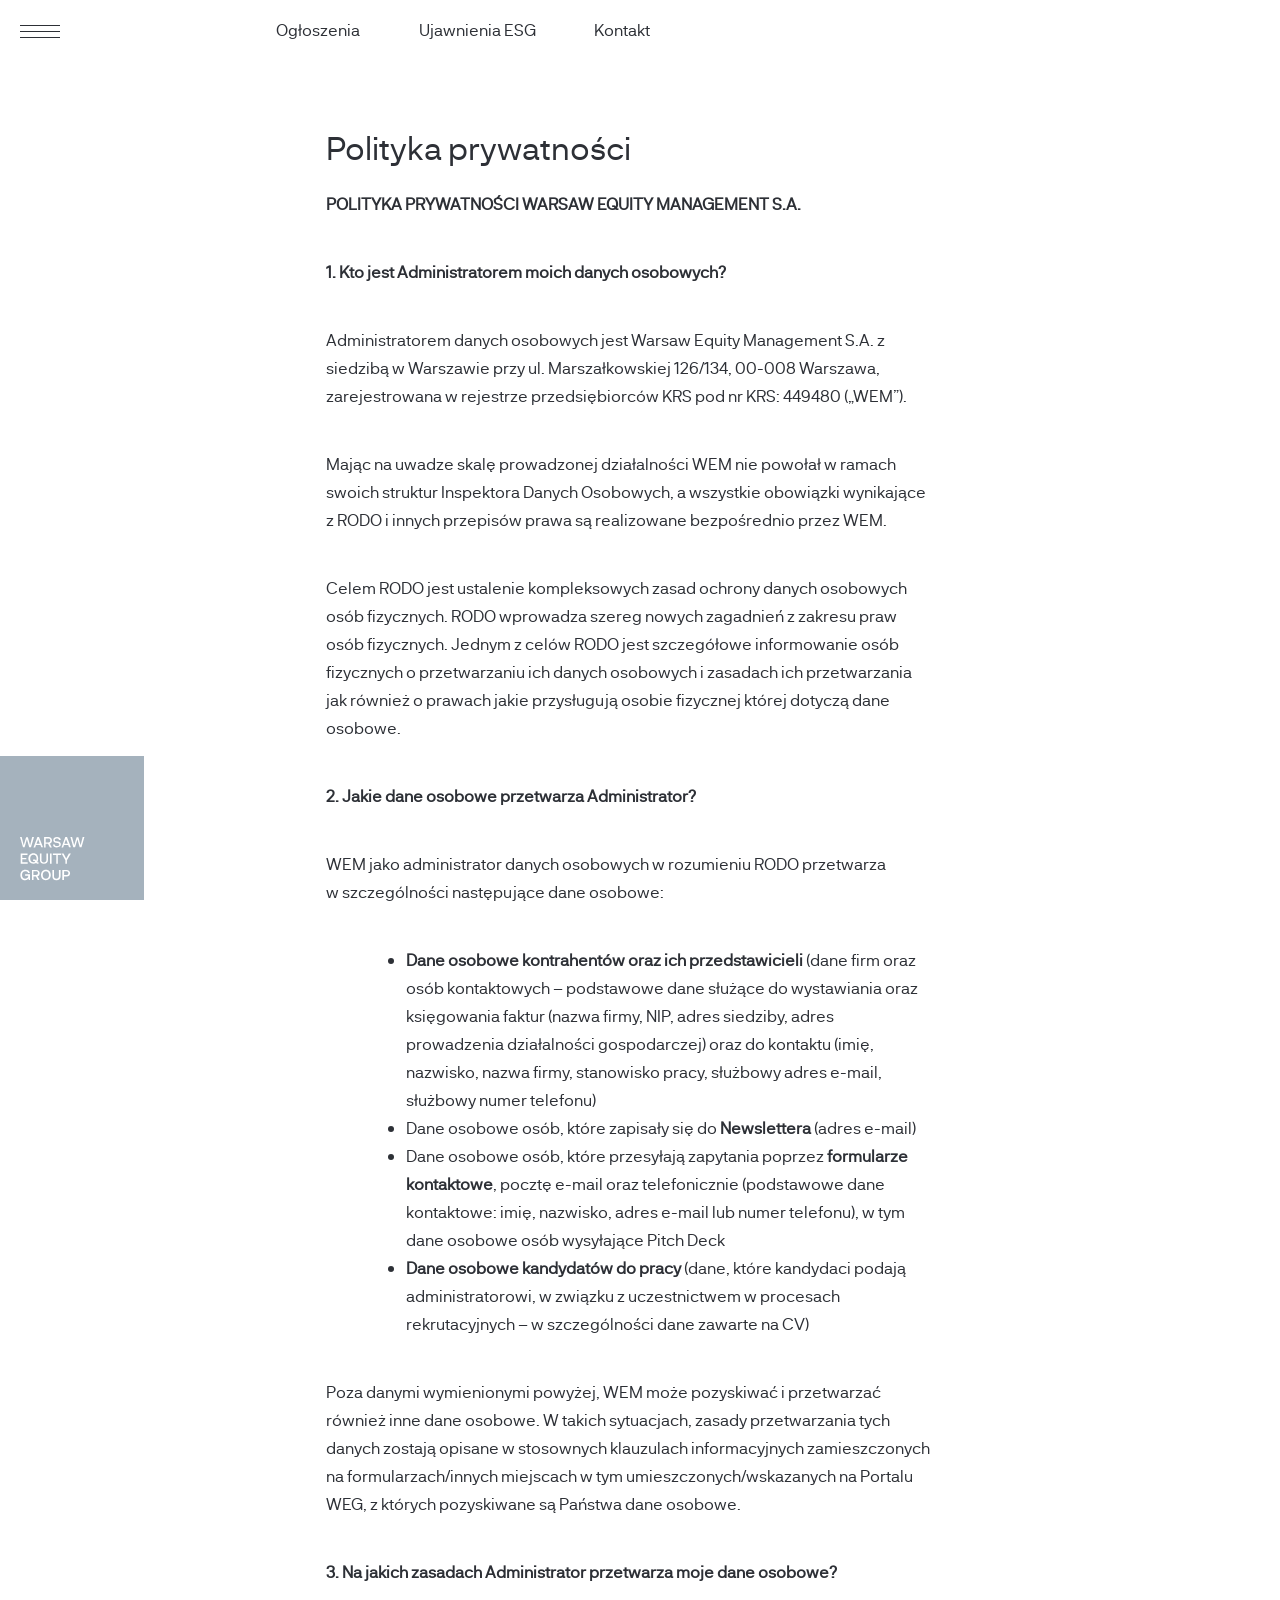
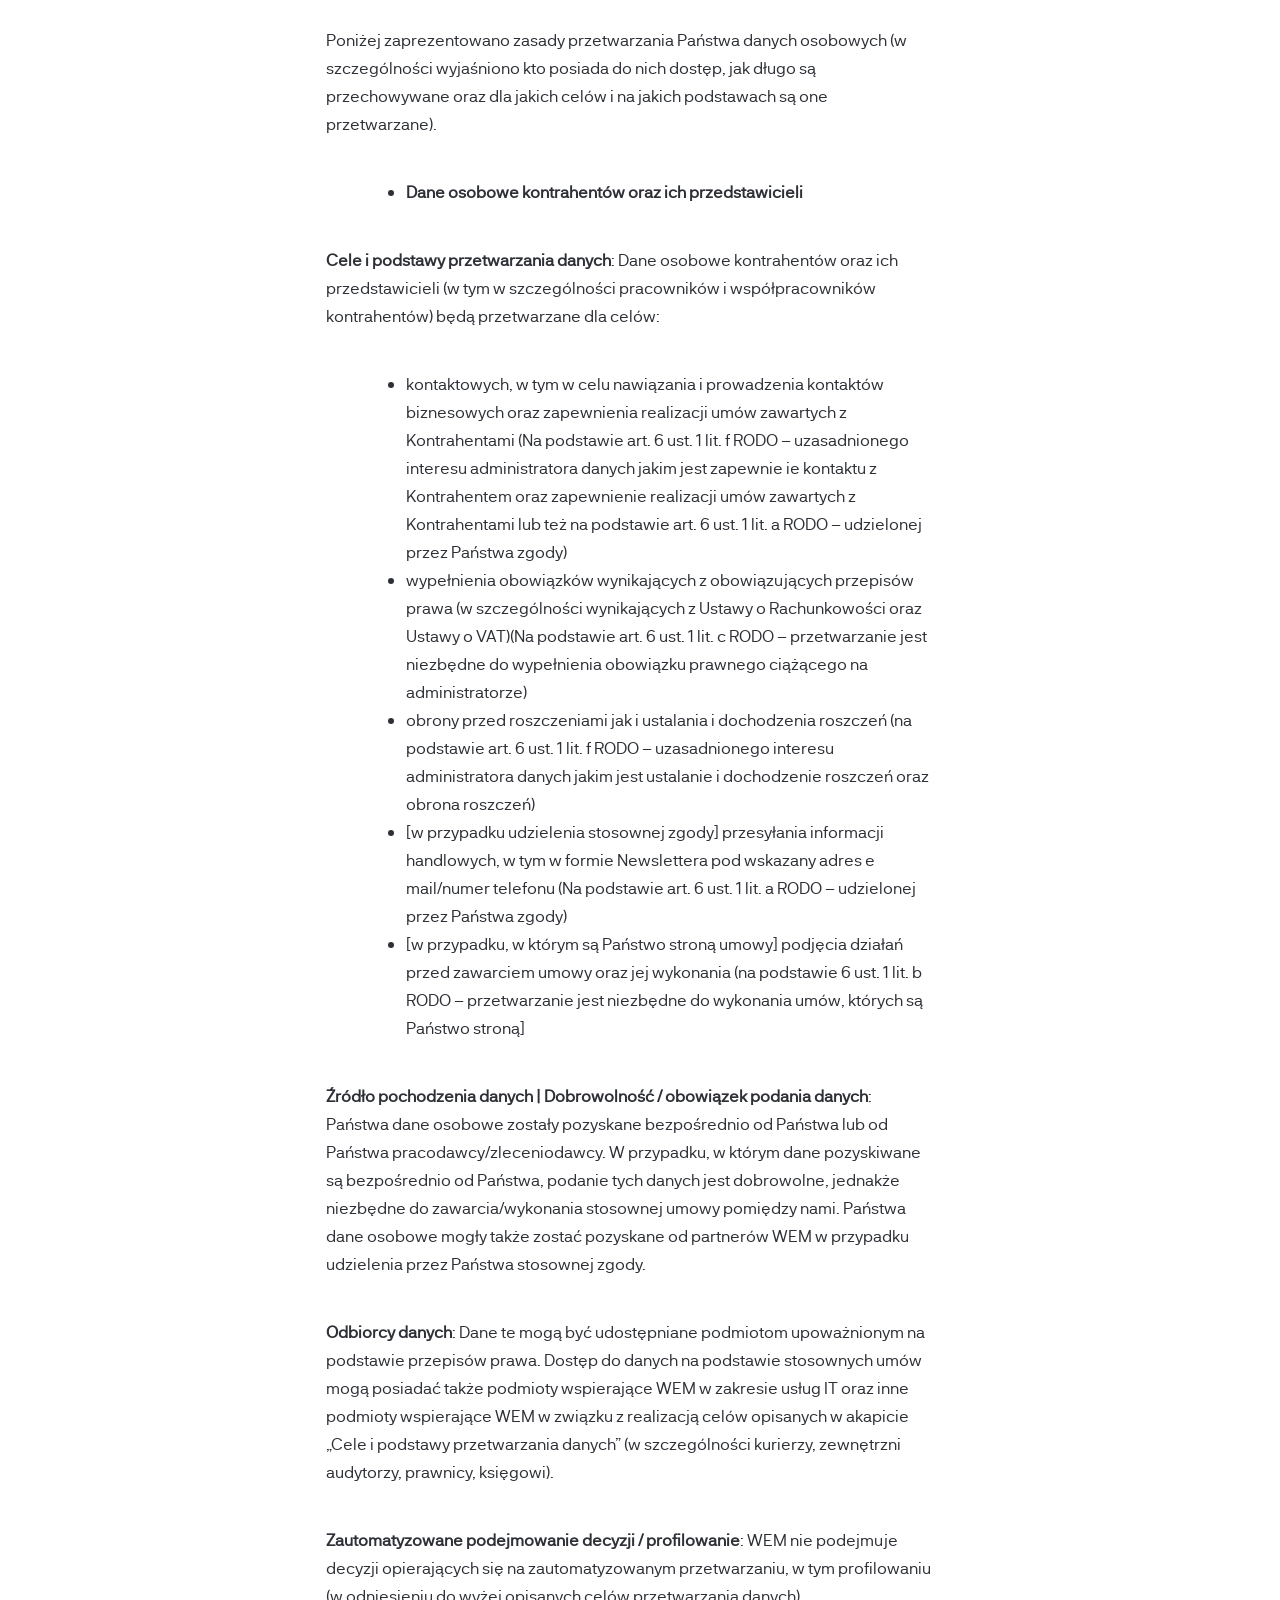
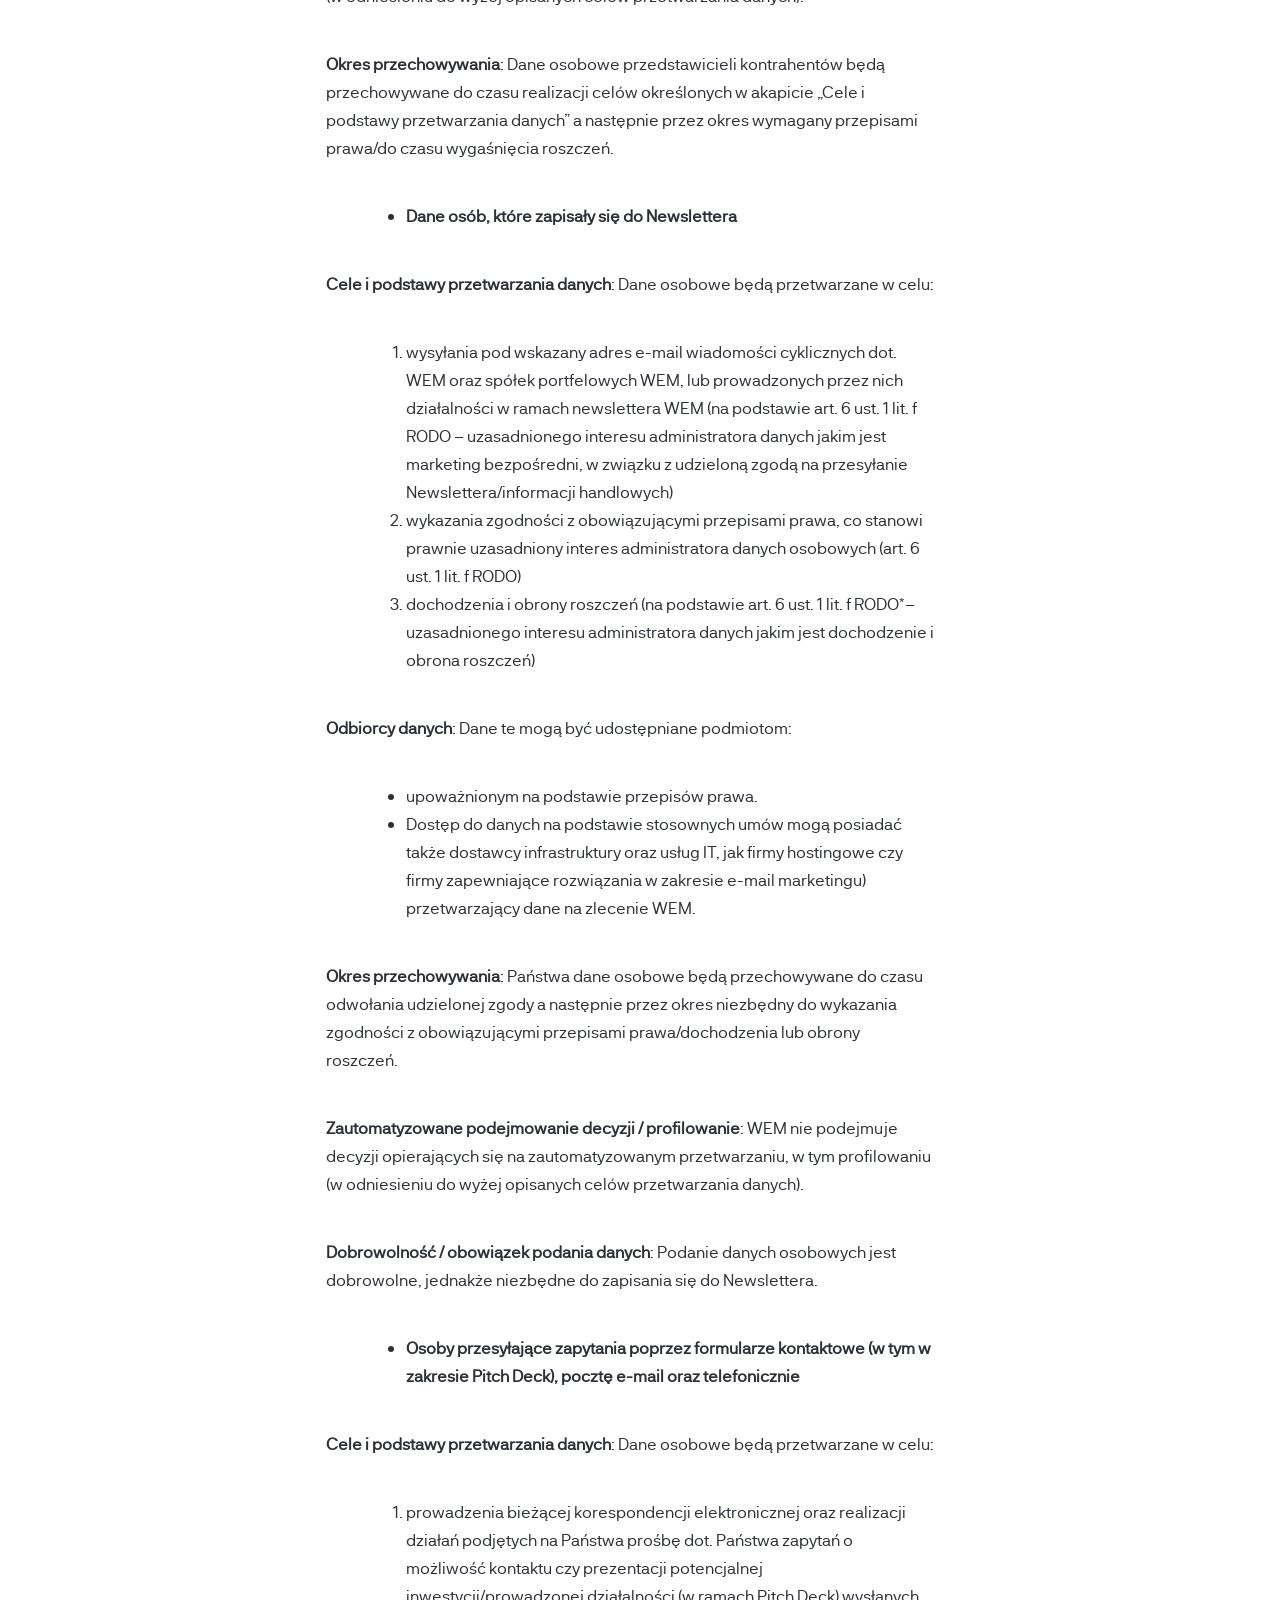
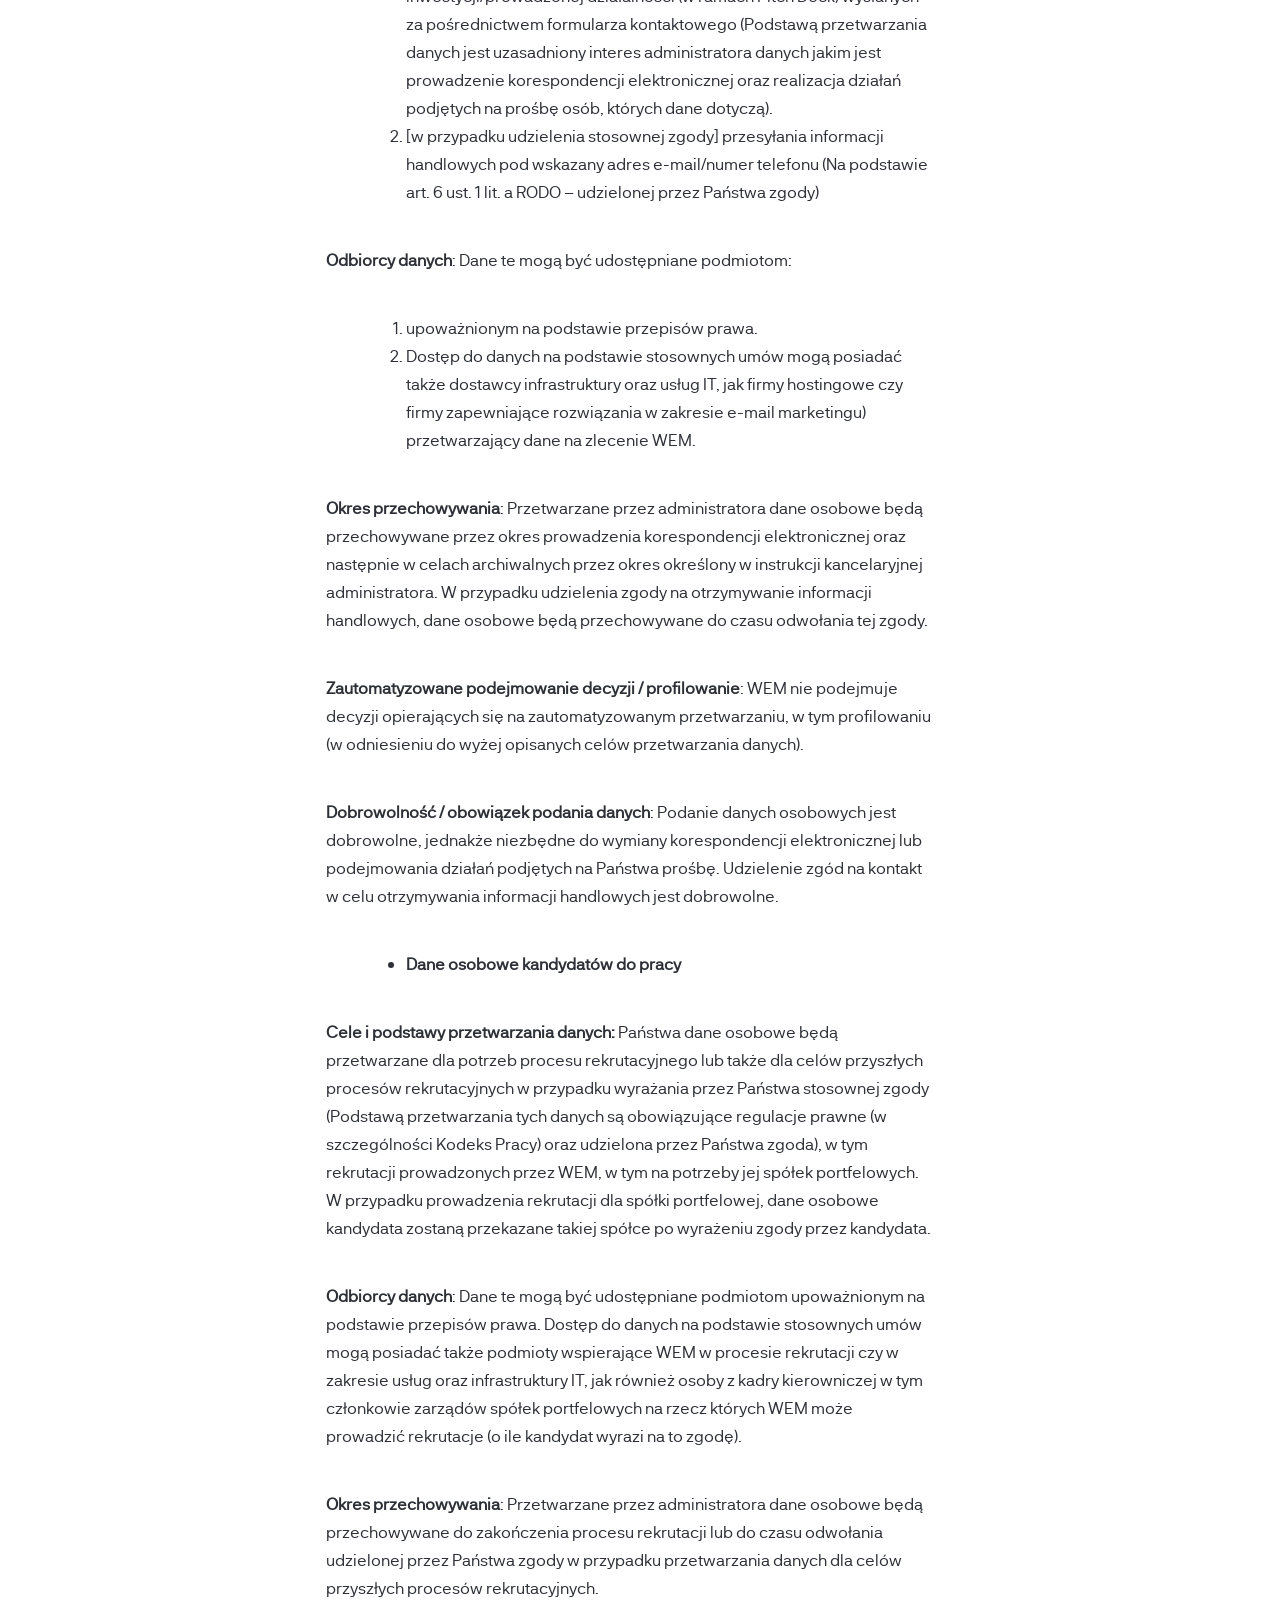
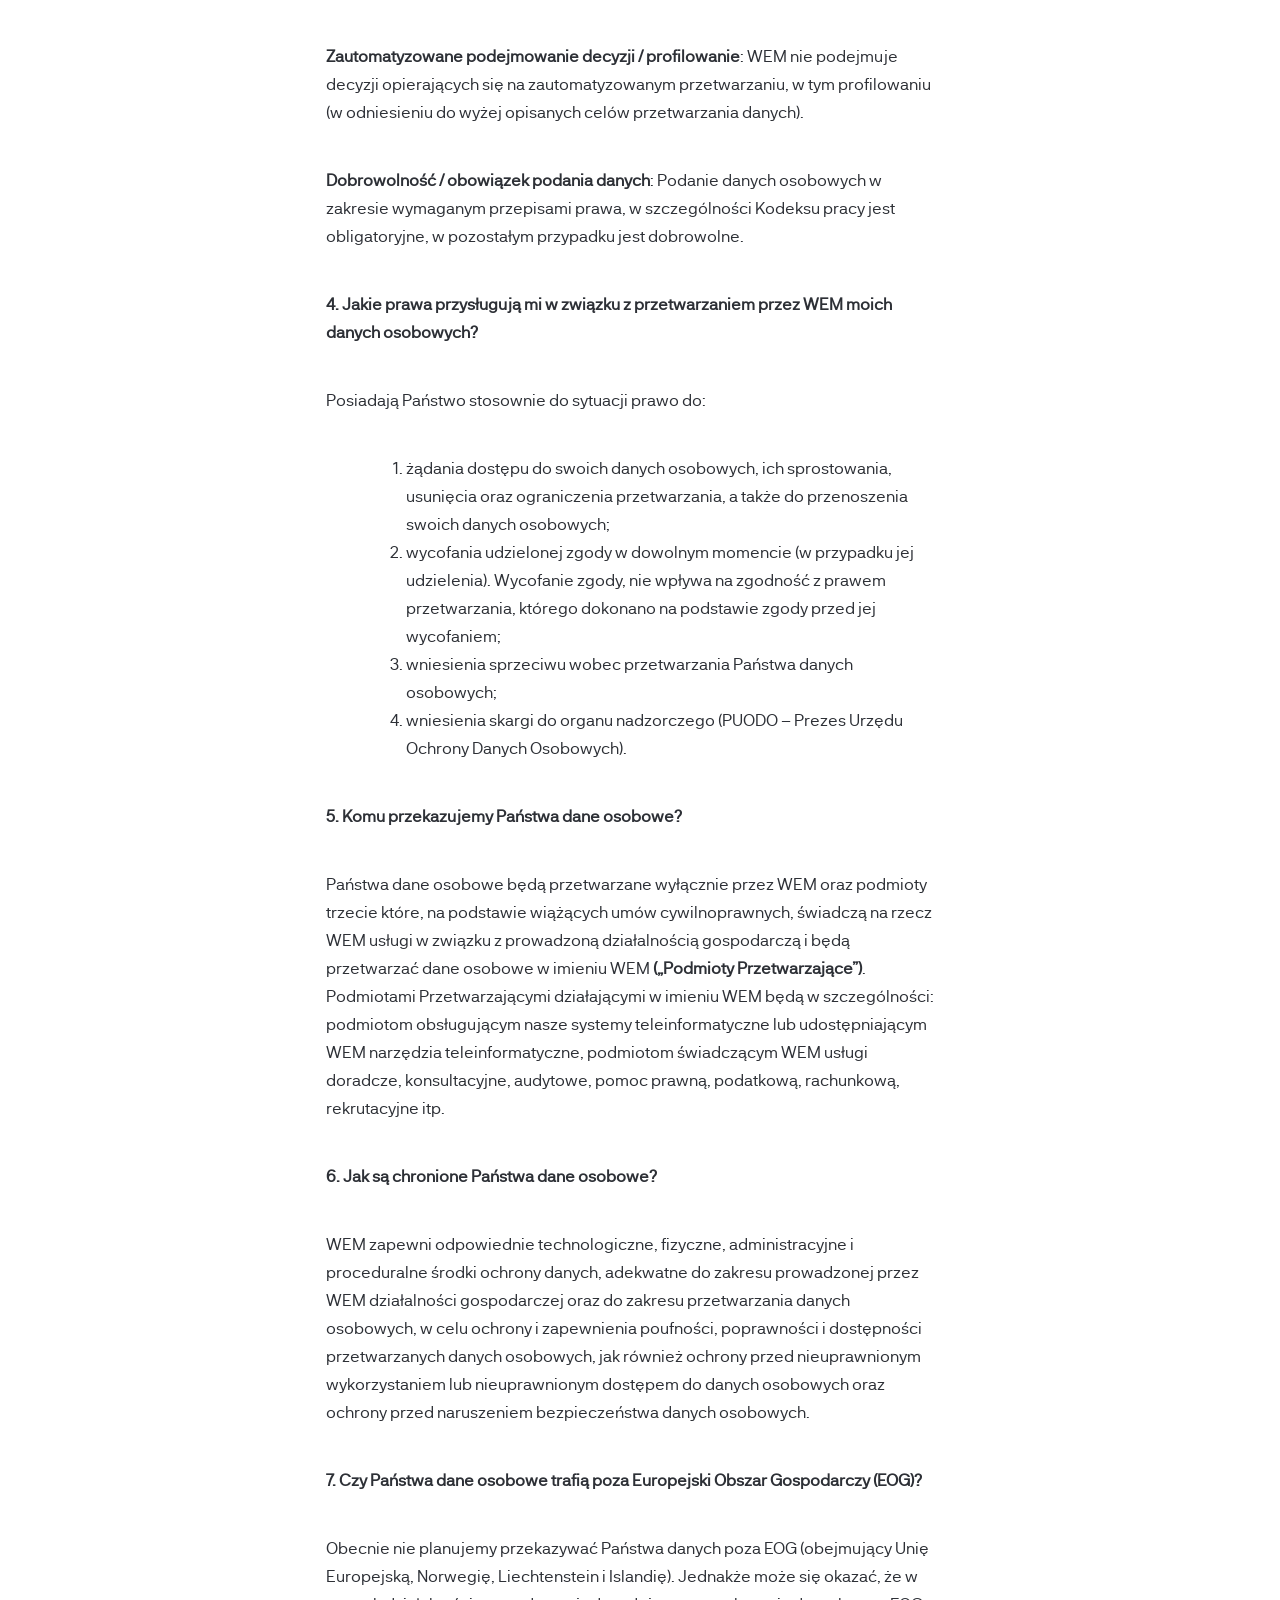
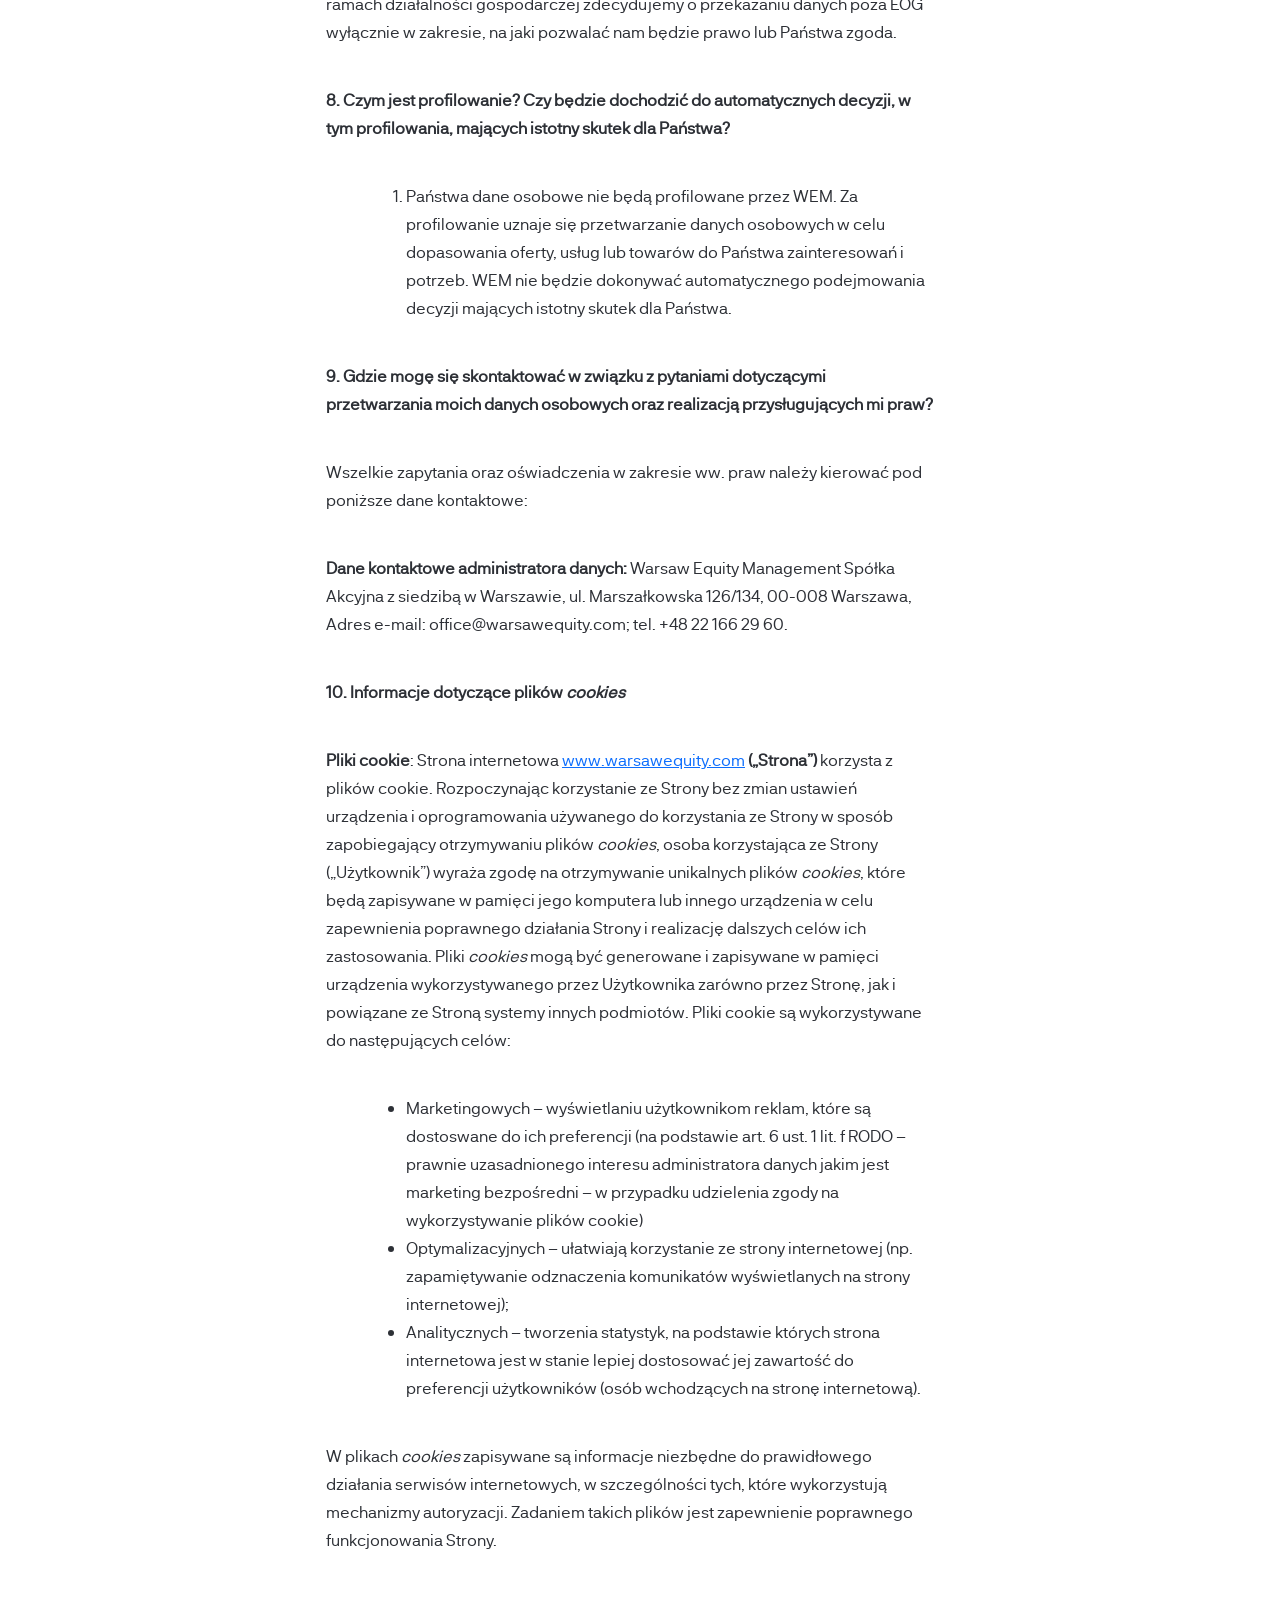
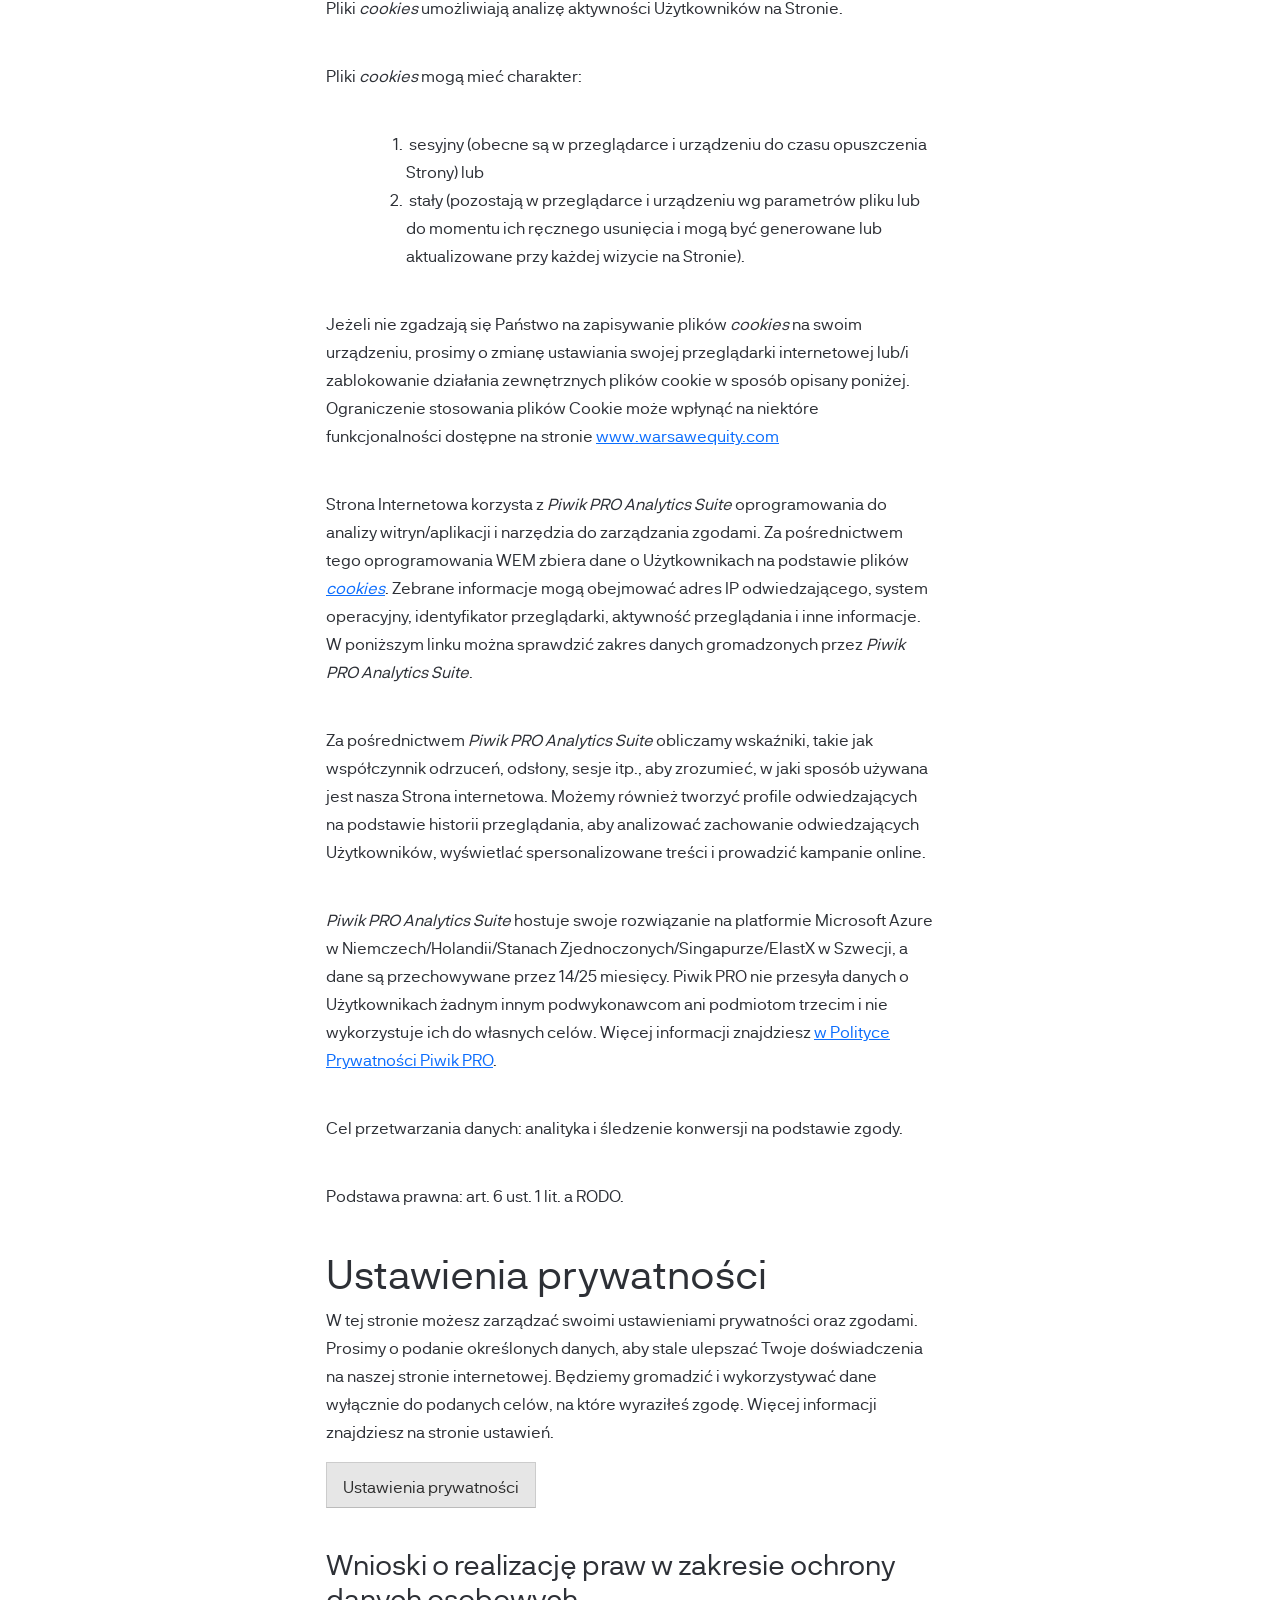
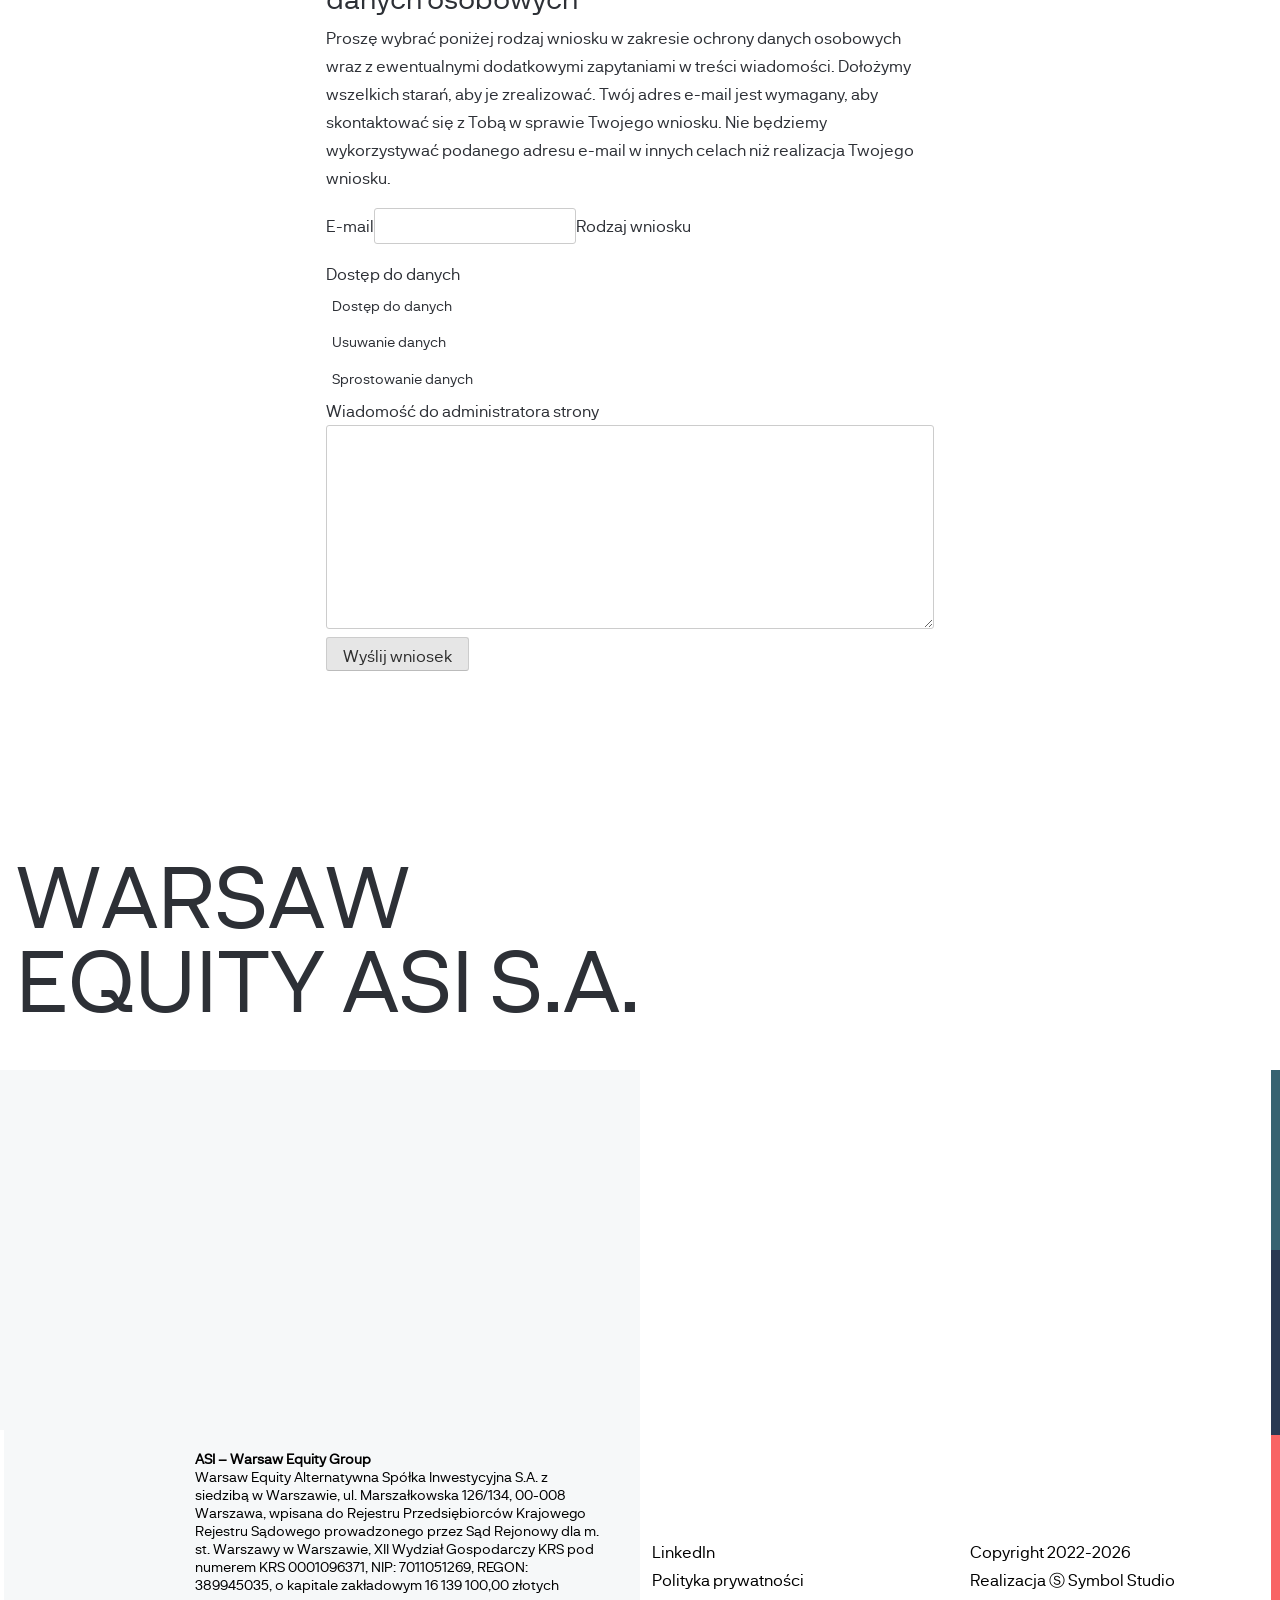
<file: polityka-prywatnosci/index.html>
<!doctype html>
<html lang="pl-PL" style="margin-top:0!important">
<head>
<meta charset="UTF-8" />
<meta name="viewport" content="width=device-width, initial-scale=1" />
<meta property="og:type" content="website" />
<title>Polityka prywatności &#8211; Warsaw Equity Group</title>
<meta name='robots' content='max-image-preview:large' />
<style id="wp-img-auto-sizes-contain-inline-css">
img:is([sizes=auto i],[sizes^="auto," i]){contain-intrinsic-size:3000px 1500px}
/*# sourceURL=wp-img-auto-sizes-contain-inline-css */
</style>
<link rel='stylesheet' id='weg64-styles-css' href='../assets/weg/style.css' media='all' />
<link rel='stylesheet' id='block-library-css' href='../assets/wp/block-library.css' media='all' />
<script id="jquery-core-js" src="../assets/js/jquery.min.js"></script>
<script id="slick-js" src="../assets/js/slick.min.js" defer></script>
<link rel="canonical" href="https://warsawequityasi.pl/polityka-prywatnosci/" />
<link rel="icon" href="../assets/img/weg.jpg" sizes="32x32" />
<link rel="icon" href="../assets/img/weg.jpg" sizes="192x192" />
<link rel="apple-touch-icon" href="../assets/img/weg.jpg" />
<meta name="msapplication-TileImage" content="../assets/img/weg.jpg" />
<link rel="shortcut icon" href="../favicon.ico" type="image/x-icon">
<link rel="icon" href="../favicon.ico" type="image/x-icon">
<script type="text/javascript">
(function(window, document, dataLayerName, id) {
function stgCreateCookie(a,b,c){var d="";if(c){var e=new Date;e.setTime(e.getTime()+24*c*60*60*1e3),d="; expires="+e.toUTCString()}document.cookie=a+"="+b+d+"; path=/"}
var isStgDebug=(window.location.href.match("stg_debug")||document.cookie.match("stg_debug"))&&!window.location.href.match("stg_disable_debug");stgCreateCookie("stg_debug",isStgDebug?1:"",isStgDebug?14:-1);
var qP=[];dataLayerName!=="dataLayer"&&qP.push("data_layer_name="+dataLayerName),isStgDebug&&qP.push("stg_debug");var qPString=qP.length>0?("?"+qP.join("&")):"";
document.write('<script src=https://warsawequity.containers.piwik.pro/'+id+'.sync.js' + qPString + '></' + 'script>');
})(window, document, 'dataLayer', 'd491f00b-5db4-46d4-9a64-c88c39f91316');
</script>
</head>
<body class="privacy-policy wp-singular page-template-default page page-id-3 wp-theme-weg">
<script type="text/javascript">
(function(window, document, dataLayerName, id) {
window[dataLayerName]=window[dataLayerName]||[],window[dataLayerName].push({start:(new Date).getTime(),event:"stg.start"});var scripts=document.getElementsByTagName('script')[0],tags=document.createElement('script');
function stgCreateCookie(a,b,c){var d="";if(c){var e=new Date;e.setTime(e.getTime()+24*c*60*60*1e3),d="; expires="+e.toUTCString()}document.cookie=a+"="+b+d+"; path=/"}
var isStgDebug=(window.location.href.match("stg_debug")||document.cookie.match("stg_debug"))&&!window.location.href.match("stg_disable_debug");stgCreateCookie("stg_debug",isStgDebug?1:"",isStgDebug?14:-1);
var qP=[];dataLayerName!=="dataLayer"&&qP.push("data_layer_name="+dataLayerName),isStgDebug&&qP.push("stg_debug");var qPString=qP.length>0?("?"+qP.join("&")):"";
tags.async=!0,tags.src="https://warsawequity.containers.piwik.pro/"+id+".js"+qPString,scripts.parentNode.insertBefore(tags,scripts);
!function(a,n,i){a[n]=a[n]||{};for(var c=0;c<i.length;c++)!function(i){a[n][i]=a[n][i]||{},a[n][i].api=a[n][i].api||function(){var a=[].slice.call(arguments,0);"string"==typeof a[0]&&window[dataLayerName].push({event:n+"."+i+":"+a[0],parameters:[].slice.call(arguments,1)})}}(i[c])}(window,"ppms",["tm","cm"]);
})(window, document, 'dataLayer', 'd491f00b-5db4-46d4-9a64-c88c39f91316');
</script><noscript><iframe src=https://warsawequity.containers.piwik.pro/d491f00b-5db4-46d4-9a64-c88c39f91316/noscript.html height="0" width="0" style="display:none;visibility:hidden"></iframe></noscript>
<div id="page">
<header id="mast-head">
<h1 data-aos="fade-up-right" data-aos-delay="800"><a href="../index.html">Warsaw Equity Group</a></h1>
<div id="top-bar" class="start-type-dark">
<nav id="main-nav">
<ul id="primary-menu" class="menu"><li id="menu-item-2145" class="menu-item menu-item-type-custom menu-item-object-custom menu-item-2145"><a href="../index.html"><span>Strona główna</span></a></li>
<li id="menu-item-2153" class="menu-item menu-item-type-post_type menu-item-object-page menu-item-2153"><a href="../ogloszenia/index.html"><span>Ogłoszenia</span></a></li>
<li id="menu-item-2163" class="menu-item menu-item-type-post_type menu-item-object-page menu-item-2163"><a href="../ujawnienia-esg/index.html"><span>Ujawnienia ESG</span></a></li>
<li id="menu-item-2138" class="menu-item menu-item-type-post_type menu-item-object-page menu-item-2138"><a href="../kontakt/index.html"><span>Kontakt</span></a></li>
</ul>		</nav>
</div>
</header>
<article id="post-3" class="overflow-hidden post-3 page type-page status-publish hentry">	
<div class="row">
<div class="col-lg-9 post-container mt-5">
<div class="row">
<div class="offset-lg-4 col-lg-8">
<div class="post-body">
<h2 class="post-title font-size-15 mb-4">Polityka prywatności</h2>
<p><b>POLITYKA PRYWATNOŚCI WARSAW EQUITY MANAGEMENT S.A.</b></p>
<p><b>1. Kto jest Administratorem moich danych osobowych?</b></p>
<p><span style="font-weight: 400;">Administratorem danych osobowych jest Warsaw Equity Management S.A. z siedzibą w Warszawie przy ul. Marszałkowskiej 126/134, 00-008 Warszawa, zarejestrowana w rejestrze przedsiębiorców KRS pod nr KRS: 449480 („WEM”). </span></p>
<p><span style="font-weight: 400;">Mając na uwadze skalę prowadzonej działalności WEM nie powołał w ramach swoich struktur Inspektora Danych Osobowych, a wszystkie obowiązki wynikające z RODO i innych przepisów prawa są realizowane bezpośrednio przez WEM.</span></p>
<p><span style="font-weight: 400;">Celem RODO jest ustalenie kompleksowych zasad ochrony danych osobowych osób fizycznych. RODO wprowadza szereg nowych zagadnień z zakresu praw osób fizycznych. Jednym z celów RODO jest szczegółowe informowanie osób fizycznych o przetwarzaniu ich danych osobowych i zasadach ich przetwarzania jak również o prawach jakie przysługują osobie fizycznej której dotyczą dane osobowe. </span></p>
<p><b>2. Jakie dane osobowe przetwarza Administrator?</b></p>
<p><span style="font-weight: 400;">WEM jako administrator danych osobowych w rozumieniu RODO</span><span style="font-weight: 400;"> przetwarza w szczególności następujące dane osobowe:</span></p>
<ul>
<li style="font-weight: 400;" aria-level="1"><b>Dane osobowe kontrahentów oraz ich przedstawicieli</b><span style="font-weight: 400;"> (dane firm</span><span style="font-weight: 400;"> oraz osób kontaktowych – podstawowe dane służące do wystawiania oraz księgowania faktur (nazwa firmy, NIP, adres siedziby, adres prowadzenia działalności gospodarczej) oraz do kontaktu (imię, nazwisko, nazwa firmy, stanowisko pracy, służbowy adres e-mail, służbowy numer telefonu)</span></li>
<li style="font-weight: 400;" aria-level="1"><span style="font-weight: 400;">Dane osobowe osób, które zapisały się do </span><b>Newslettera</b><span style="font-weight: 400;"> (adres e-mail)</span></li>
<li style="font-weight: 400;" aria-level="1"><span style="font-weight: 400;">Dane osobowe osób, które przesyłają zapytania poprzez </span><b>formularze kontaktowe</b><span style="font-weight: 400;">, pocztę e-mail oraz telefonicznie (podstawowe dane kontaktowe: imię, nazwisko, adres e-mail lub numer telefonu), w tym dane osobowe osób wysyłające Pitch Deck</span></li>
<li style="font-weight: 400;" aria-level="1"><b>Dane osobowe kandydatów do pracy</b><span style="font-weight: 400;"> (dane, które kandydaci podają administratorowi, w związku z uczestnictwem w procesach rekrutacyjnych – w szczególności dane zawarte na CV)</span></li>
</ul>
<p><span style="font-weight: 400;">Poza danymi wymienionymi powyżej, WEM może pozyskiwać i przetwarzać również inne dane osobowe. W takich sytuacjach, zasady przetwarzania tych danych zostają opisane w stosownych klauzulach informacyjnych zamieszczonych na formularzach/innych miejscach w tym umieszczonych/wskazanych na Portalu WEG, z których pozyskiwane są Państwa dane osobowe. </span></p>
<p><b>3. Na jakich zasadach Administrator przetwarza moje dane osobowe?</b></p>
<p><span style="font-weight: 400;">Poniżej zaprezentowano zasady przetwarzania Państwa danych osobowych (w szczególności wyjaśniono kto posiada do nich dostęp, jak długo są przechowywane oraz dla jakich celów i na jakich podstawach są one przetwarzane).</span></p>
<ul>
<li aria-level="1"><b>Dane osobowe kontrahentów oraz ich przedstawicieli</b></li>
</ul>
<p><b>Cele i podstawy przetwarzania danych</b><span style="font-weight: 400;">: Dane osobowe kontrahentów oraz ich przedstawicieli (w tym w szczególności pracowników i współpracowników kontrahentów) będą przetwarzane dla celów:</span></p>
<ul>
<li style="font-weight: 400;" aria-level="1"><span style="font-weight: 400;">kontaktowych, w tym w celu nawiązania i prowadzenia kontaktów biznesowych oraz zapewnienia realizacji umów zawartych z Kontrahentami (Na podstawie art. 6 ust. 1 lit. f RODO – uzasadnionego interesu administratora danych jakim jest zapewnie ie kontaktu z Kontrahentem oraz zapewnienie realizacji umów zawartych z Kontrahentami lub też na podstawie art. 6 ust. 1 lit. a RODO – udzielonej przez Państwa zgody)</span></li>
<li style="font-weight: 400;" aria-level="1"><span style="font-weight: 400;">wypełnienia obowiązków wynikających z obowiązujących przepisów prawa (w szczególności wynikających z Ustawy o Rachunkowości oraz Ustawy o VAT)(Na podstawie art. 6 ust. 1 lit. c RODO – przetwarzanie jest niezbędne do wypełnienia obowiązku prawnego ciążącego na administratorze)</span></li>
<li style="font-weight: 400;" aria-level="1"><span style="font-weight: 400;">obrony przed roszczeniami jak i ustalania i dochodzenia roszczeń (na podstawie art. 6 ust. 1 lit. f RODO – uzasadnionego interesu administratora danych jakim jest ustalanie i dochodzenie roszczeń oraz obrona roszczeń)</span></li>
<li style="font-weight: 400;" aria-level="1"><span style="font-weight: 400;">[w przypadku udzielenia stosownej zgody] przesyłania informacji handlowych, w tym w formie Newslettera pod wskazany adres e mail/numer telefonu (Na podstawie art. 6 ust. 1 lit. a RODO – udzielonej przez Państwa zgody)</span></li>
<li style="font-weight: 400;" aria-level="1"><span style="font-weight: 400;">[w przypadku, w którym są Państwo stroną umowy] podjęcia działań przed zawarciem umowy oraz jej wykonania (na podstawie 6 ust. 1 lit. b RODO – przetwarzanie jest niezbędne do wykonania umów, których są Państwo stroną]</span></li>
</ul>
<p><b>Źródło pochodzenia danych | Dobrowolność / obowiązek podania danych</b><span style="font-weight: 400;">: Państwa dane osobowe zostały pozyskane bezpośrednio od Państwa lub od Państwa pracodawcy/zleceniodawcy. W przypadku, w którym dane pozyskiwane są bezpośrednio od Państwa, podanie tych danych jest dobrowolne, jednakże niezbędne do zawarcia/wykonania stosownej umowy pomiędzy nami. Państwa dane osobowe mogły także zostać pozyskane od partnerów WEM w przypadku udzielenia przez Państwa stosownej zgody.</span></p>
<p><b>Odbiorcy danych</b><span style="font-weight: 400;">: Dane te mogą być udostępniane podmiotom upoważnionym na podstawie przepisów prawa. Dostęp do danych na podstawie stosownych umów mogą posiadać także podmioty wspierające WEM w zakresie usług IT oraz inne podmioty wspierające WEM w związku z realizacją celów opisanych w akapicie „Cele i podstawy przetwarzania danych” (w szczególności kurierzy, zewnętrzni audytorzy, prawnicy, księgowi).</span></p>
<p><b>Zautomatyzowane podejmowanie decyzji / profilowanie</b><span style="font-weight: 400;">: WEM nie podejmuje decyzji opierających się na zautomatyzowanym przetwarzaniu, w tym profilowaniu (w odniesieniu do wyżej opisanych celów przetwarzania danych).</span></p>
<p><b>Okres przechowywania</b><span style="font-weight: 400;">: Dane osobowe przedstawicieli kontrahentów będą przechowywane do czasu realizacji celów określonych w akapicie „Cele i podstawy przetwarzania danych” a następnie przez okres wymagany przepisami prawa/do czasu wygaśnięcia roszczeń.</span></p>
<ul>
<li aria-level="1"><b>Dane osób, które zapisały się do Newslettera</b></li>
</ul>
<p><b>Cele i podstawy przetwarzania danych</b><span style="font-weight: 400;">: Dane osobowe będą przetwarzane w celu:</span></p>
<ol>
<li style="font-weight: 400;" aria-level="1"><span style="font-weight: 400;">wysyłania pod wskazany adres e-mail wiadomości cyklicznych dot. WEM oraz spółek portfelowych WEM, lub prowadzonych przez nich działalności w ramach newslettera WEM (na podstawie art. 6 ust. 1 lit. f RODO – uzasadnionego interesu administratora danych jakim jest marketing bezpośredni, w związku z udzieloną zgodą na przesyłanie Newslettera/informacji handlowych)</span></li>
<li style="font-weight: 400;" aria-level="1"><span style="font-weight: 400;">wykazania zgodności z obowiązującymi przepisami prawa, co stanowi prawnie uzasadniony interes administratora danych osobowych (art. 6 ust. 1 lit. f RODO)</span></li>
<li style="font-weight: 400;" aria-level="1"><span style="font-weight: 400;">dochodzenia i obrony roszczeń (na podstawie art. 6 ust. 1 lit. f RODO*– uzasadnionego interesu administratora danych jakim jest dochodzenie i obrona roszczeń)</span></li>
</ol>
<p><b>Odbiorcy danych</b><span style="font-weight: 400;">: Dane te mogą być udostępniane podmiotom:</span></p>
<ul>
<li style="font-weight: 400;" aria-level="1"><span style="font-weight: 400;">upoważnionym na podstawie przepisów prawa.</span></li>
<li style="font-weight: 400;" aria-level="1"><span style="font-weight: 400;">Dostęp do danych na podstawie stosownych umów mogą posiadać także dostawcy infrastruktury oraz usług IT, jak firmy hostingowe czy firmy zapewniające rozwiązania w zakresie e-mail marketingu) przetwarzający dane na zlecenie WEM.</span></li>
</ul>
<p><b>Okres przechowywania</b><span style="font-weight: 400;">: Państwa dane osobowe będą przechowywane do czasu odwołania udzielonej zgody a następnie przez okres niezbędny do wykazania zgodności z obowiązującymi przepisami prawa/dochodzenia lub obrony roszczeń.</span></p>
<p><b>Zautomatyzowane podejmowanie decyzji / profilowanie</b><span style="font-weight: 400;">: WEM nie podejmuje decyzji opierających się na zautomatyzowanym przetwarzaniu, w tym profilowaniu (w odniesieniu do wyżej opisanych celów przetwarzania danych).</span></p>
<p><b>Dobrowolność / obowiązek podania danych</b><span style="font-weight: 400;">: Podanie danych osobowych jest dobrowolne, jednakże niezbędne do zapisania się do Newslettera.</span></p>
<ul>
<li aria-level="1"><b>Osoby przesyłające zapytania poprzez formularze kontaktowe (w tym w zakresie Pitch Deck), pocztę e-mail oraz telefonicznie</b></li>
</ul>
<p><b>Cele i podstawy przetwarzania danych</b><span style="font-weight: 400;">: Dane osobowe będą przetwarzane w celu:</span></p>
<ol>
<li style="font-weight: 400;" aria-level="1"><span style="font-weight: 400;">prowadzenia bieżącej korespondencji elektronicznej oraz realizacji działań podjętych na Państwa prośbę dot. Państwa zapytań o możliwość kontaktu czy prezentacji potencjalnej inwestycji/prowadzonej działalności (w ramach Pitch Deck) wysłanych za pośrednictwem formularza kontaktowego (Podstawą przetwarzania danych jest uzasadniony interes administratora danych jakim jest prowadzenie korespondencji elektronicznej oraz realizacja działań podjętych na prośbę osób, których dane dotyczą).</span></li>
<li style="font-weight: 400;" aria-level="1"><span style="font-weight: 400;">[w przypadku udzielenia stosownej zgody] przesyłania informacji handlowych pod wskazany adres e-mail/numer telefonu (Na podstawie art. 6 ust. 1 lit. a RODO – udzielonej przez Państwa zgody)</span></li>
</ol>
<p><b>Odbiorcy danych</b><span style="font-weight: 400;">: Dane te mogą być udostępniane podmiotom:</span></p>
<ol>
<li style="font-weight: 400;" aria-level="1"><span style="font-weight: 400;">upoważnionym na podstawie przepisów prawa.</span></li>
<li style="font-weight: 400;" aria-level="1"><span style="font-weight: 400;">Dostęp do danych na podstawie stosownych umów mogą posiadać także dostawcy infrastruktury oraz usług IT, jak firmy hostingowe czy firmy zapewniające rozwiązania w zakresie e-mail marketingu) przetwarzający dane na zlecenie WEM.</span></li>
</ol>
<p><b>Okres przechowywania</b><span style="font-weight: 400;">: Przetwarzane przez administratora dane osobowe będą przechowywane przez okres prowadzenia korespondencji elektronicznej oraz następnie w celach archiwalnych przez okres określony w instrukcji kancelaryjnej administratora. W przypadku udzielenia zgody na otrzymywanie informacji handlowych, dane osobowe będą przechowywane do czasu odwołania tej zgody.</span></p>
<p><b>Zautomatyzowane podejmowanie decyzji / profilowanie</b><span style="font-weight: 400;">: WEM nie podejmuje decyzji opierających się na zautomatyzowanym przetwarzaniu, w tym profilowaniu (w odniesieniu do wyżej opisanych celów przetwarzania danych).</span></p>
<p><b>Dobrowolność / obowiązek podania danych</b><span style="font-weight: 400;">: Podanie danych osobowych jest dobrowolne, jednakże niezbędne do wymiany korespondencji elektronicznej lub podejmowania działań podjętych na Państwa prośbę. Udzielenie zgód na kontakt w celu otrzymywania informacji handlowych jest dobrowolne.</span></p>
<ul>
<li aria-level="1"><b>Dane osobowe kandydatów do pracy</b></li>
</ul>
<p><b>Cele i podstawy przetwarzania danych:</b><span style="font-weight: 400;"> Państwa dane osobowe będą przetwarzane dla potrzeb procesu rekrutacyjnego lub także dla celów przyszłych procesów rekrutacyjnych w przypadku wyrażania przez Państwa stosownej zgody (Podstawą przetwarzania tych danych są obowiązujące regulacje prawne (w szczególności Kodeks Pracy) oraz udzielona przez Państwa zgoda), w tym rekrutacji prowadzonych przez WEM, w tym na potrzeby jej spółek portfelowych. W przypadku prowadzenia rekrutacji dla spółki portfelowej, dane osobowe kandydata zostaną przekazane takiej spółce po wyrażeniu zgody przez kandydata.</span></p>
<p><b>Odbiorcy danych</b><span style="font-weight: 400;">: Dane te mogą być udostępniane podmiotom upoważnionym na podstawie przepisów prawa. Dostęp do danych na podstawie stosownych umów mogą posiadać także podmioty wspierające WEM w procesie rekrutacji czy w zakresie usług oraz infrastruktury IT, jak również osoby z kadry kierowniczej w tym członkowie zarządów spółek portfelowych na rzecz których WEM może prowadzić rekrutacje (o ile kandydat wyrazi na to zgodę).</span></p>
<p><b>Okres przechowywania</b><span style="font-weight: 400;">: Przetwarzane przez administratora dane osobowe będą przechowywane do zakończenia procesu rekrutacji lub do czasu odwołania udzielonej przez Państwa zgody w przypadku przetwarzania danych dla celów przyszłych procesów rekrutacyjnych.</span></p>
<p><b>Zautomatyzowane podejmowanie decyzji / profilowanie</b><span style="font-weight: 400;">: WEM nie podejmuje decyzji opierających się na zautomatyzowanym przetwarzaniu, w tym profilowaniu (w odniesieniu do wyżej opisanych celów przetwarzania danych).</span></p>
<p><b>Dobrowolność / obowiązek podania danych</b><span style="font-weight: 400;">: Podanie danych osobowych w zakresie wymaganym przepisami prawa, w szczególności Kodeksu pracy jest obligatoryjne, w pozostałym przypadku jest dobrowolne.</span></p>
<p><b>4. Jakie prawa przysługują mi w związku z przetwarzaniem przez WEM moich danych osobowych?</b></p>
<p><span style="font-weight: 400;">Posiadają Państwo stosownie do sytuacji prawo do:</span></p>
<ol>
<li style="font-weight: 400;" aria-level="1"><span style="font-weight: 400;">żądania dostępu do swoich danych osobowych, ich sprostowania, usunięcia oraz ograniczenia przetwarzania, a także do przenoszenia swoich danych osobowych;</span></li>
<li style="font-weight: 400;" aria-level="1"><span style="font-weight: 400;">wycofania udzielonej zgody w dowolnym momencie (w przypadku jej udzielenia). Wycofanie zgody, nie wpływa na zgodność z prawem przetwarzania, którego dokonano na podstawie zgody przed jej wycofaniem;</span></li>
<li style="font-weight: 400;" aria-level="1"><span style="font-weight: 400;">wniesienia sprzeciwu wobec przetwarzania Państwa danych osobowych;</span></li>
<li style="font-weight: 400;" aria-level="1"><span style="font-weight: 400;">wniesienia skargi do organu nadzorczego (PUODO – Prezes Urzędu Ochrony Danych Osobowych).</span></li>
</ol>
<p><b>5. Komu przekazujemy Państwa dane osobowe?</b></p>
<p><span style="font-weight: 400;">Państwa dane osobowe będą przetwarzane wyłącznie przez WEM oraz podmioty trzecie które, na podstawie wiążących umów cywilnoprawnych, świadczą na rzecz WEM usługi w związku z prowadzoną działalnością gospodarczą i będą przetwarzać dane osobowe w </span><span style="font-weight: 400;">imieniu WEM </span><b>(„Podmioty Przetwarzające”)</b><span style="font-weight: 400;">. Podmiotami Przetwarzającymi działającymi w imieniu WEM będą w szczególności: podmiotom obsługującym nasze systemy teleinformatyczne lub udostępniającym WEM narzędzia teleinformatyczne, podmiotom świadczącym WEM usługi doradcze, konsultacyjne, audytowe, pomoc prawną, podatkową, rachunkową, rekrutacyjne itp. </span></p>
<p><b>6. Jak są chronione Państwa dane osobowe?</b></p>
<p><span style="font-weight: 400;">WEM zapewni odpowiednie technologiczne, fizyczne, administracyjne i proceduralne środki ochrony danych, adekwatne do zakresu prowadzonej przez WEM działalności gospodarczej oraz do zakresu przetwarzania danych osobowych, w celu ochrony i zapewnienia poufności, poprawności i dostępności przetwarzanych danych osobowych, jak również ochrony przed nieuprawnionym wykorzystaniem lub nieuprawnionym dostępem do danych osobowych oraz ochrony przed naruszeniem bezpieczeństwa danych osobowych.</span></p>
<p><b>7. Czy Państwa dane osobowe trafią poza Europejski Obszar Gospodarczy (EOG)?</b></p>
<p><span style="font-weight: 400;">Obecnie nie planujemy przekazywać Państwa danych poza EOG (obejmujący Unię Europejską, Norwegię, Liechtenstein i Islandię). Jednakże może się okazać, że w ramach działalności gospodarczej zdecydujemy o przekazaniu danych poza EOG wyłącznie w zakresie, na jaki pozwalać nam będzie prawo lub Państwa zgoda.</span></p>
<p><b>8. Czym jest profilowanie? Czy będzie dochodzić do automatycznych decyzji, w tym profilowania, mających istotny skutek dla Państwa?</b></p>
<ol>
<li><span style="font-weight: 400;">Państwa dane osobowe nie będą profilowane przez WEM. Za profilowanie uznaje się przetwarzanie danych osobowych w celu dopasowania oferty, usług lub towarów do Państwa zainteresowań i potrzeb. WEM nie będzie dokonywać automatycznego podejmowania decyzji mających istotny skutek dla Państwa.</span></li>
</ol>
<p><b>9. Gdzie mogę się skontaktować w związku z pytaniami dotyczącymi przetwarzania moich danych osobowych oraz realizacją przysługujących mi praw?</b></p>
<p><span style="font-weight: 400;">Wszelkie zapytania oraz oświadczenia w zakresie ww. praw należy kierować pod poniższe dane kontaktowe:</span></p>
<p><b>Dane kontaktowe administratora danych:</b><span style="font-weight: 400;"> Warsaw Equity Management Spółka Akcyjna z siedzibą w Warszawie, ul. Marszałkowska 126/134, 00-008 Warszawa, Adres e-mail: office@warsawequity.com; tel. +48 22 166 29 60. </span></p>
<p><b>10. Informacje dotyczące plików </b><b><i>cookies</i></b></p>
<p><b>Pliki cookie</b><span style="font-weight: 400;">: Strona internetowa </span><a href="http://www.warsawequity.com/"><span style="font-weight: 400;">www.warsawequity.com</span></a> <b>(„Strona”)</b><span style="font-weight: 400;"> korzysta z plików cookie. Rozpoczynając korzystanie ze Strony bez zmian ustawień urządzenia i oprogramowania używanego do korzystania ze Strony w sposób zapobiegający otrzymywaniu plików </span><i><span style="font-weight: 400;">cookies</span></i><span style="font-weight: 400;">, osoba korzystająca ze Strony („Użytkownik”) wyraża zgodę na otrzymywanie unikalnych plików </span><i><span style="font-weight: 400;">cookies</span></i><span style="font-weight: 400;">, które będą zapisywane w pamięci jego komputera lub innego urządzenia w celu zapewnienia poprawnego działania Strony i realizację dalszych celów ich zastosowania. Pliki </span><i><span style="font-weight: 400;">cookies</span></i><span style="font-weight: 400;"> mogą być generowane i zapisywane w pamięci urządzenia wykorzystywanego przez Użytkownika zarówno przez Stronę, jak i powiązane ze Stroną systemy innych podmiotów. Pliki cookie są wykorzystywane do następujących celów:</span></p>
<ul>
<li style="font-weight: 400;" aria-level="1"><span style="font-weight: 400;">Marketingowych – wyświetlaniu użytkownikom reklam, które są dostoswane do ich preferencji (na podstawie art. 6 ust. 1 lit. f RODO – prawnie uzasadnionego interesu administratora danych jakim jest marketing bezpośredni – w przypadku udzielenia zgody na wykorzystywanie plików cookie)</span></li>
<li style="font-weight: 400;" aria-level="1"><span style="font-weight: 400;">Optymalizacyjnych – ułatwiają korzystanie ze strony internetowej (np. zapamiętywanie odznaczenia komunikatów wyświetlanych na strony internetowej);</span></li>
<li style="font-weight: 400;" aria-level="1"><span style="font-weight: 400;">Analitycznych – tworzenia statystyk, na podstawie których strona internetowa jest w stanie lepiej dostosować jej zawartość do preferencji użytkowników (osób wchodzących na stronę internetową).</span></li>
</ul>
<p><span style="font-weight: 400;">W plikach </span><i><span style="font-weight: 400;">cookies</span></i><span style="font-weight: 400;"> zapisywane są informacje niezbędne do prawidłowego działania serwisów internetowych, w szczególności tych, które wykorzystują mechanizmy autoryzacji. Zadaniem takich plików jest zapewnienie poprawnego funkcjonowania Strony. </span></p>
<p><span style="font-weight: 400;">Pliki </span><i><span style="font-weight: 400;">cookies </span></i><span style="font-weight: 400;">umożliwiają analizę aktywności Użytkowników na Stronie. </span></p>
<p><span style="font-weight: 400;">Pliki </span><i><span style="font-weight: 400;">cookies</span></i><span style="font-weight: 400;"> mogą mieć charakter:</span></p>
<ol>
<li style="font-weight: 400;" aria-level="1"><span style="font-weight: 400;"> sesyjny (obecne są w przeglądarce i urządzeniu do czasu opuszczenia Strony) lub </span></li>
<li style="font-weight: 400;" aria-level="1"><span style="font-weight: 400;"> stały (pozostają w przeglądarce i urządzeniu wg parametrów pliku lub do momentu ich ręcznego usunięcia i mogą być generowane lub aktualizowane przy każdej wizycie na Stronie).</span></li>
</ol>
<p><span style="font-weight: 400;">Jeżeli nie zgadzają się Państwo na zapisywanie plików </span><i><span style="font-weight: 400;">cookies</span></i><span style="font-weight: 400;"> na swoim urządzeniu, prosimy o zmianę ustawiania swojej przeglądarki internetowej lub/i zablokowanie działania zewnętrznych plików cookie w sposób opisany poniżej. Ograniczenie stosowania plików Cookie może wpłynąć na niektóre funkcjonalności dostępne na stronie </span><a href="http://www.warsawequity.com/"><span style="font-weight: 400;">www.warsawequity.com</span></a></p>
<p><span style="font-weight: 400;">Strona Internetowa korzysta z </span><i><span style="font-weight: 400;">Piwik PRO Analytics Suite</span></i><span style="font-weight: 400;"> oprogramowania do analizy witryn/aplikacji i narzędzia do zarządzania zgodami. Za pośrednictwem tego oprogramowania WEM zbiera dane o Użytkownikach na podstawie plików </span><a href="https://help.piwik.pro/support/privacy/cookies-created-by-piwik-pro/"><i><span style="font-weight: 400;">cookies</span></i></a><span style="font-weight: 400;">. Zebrane informacje mogą obejmować adres IP odwiedzającego, system operacyjny, identyfikator przeglądarki, aktywność przeglądania i inne informacje. W poniższym linku można sprawdzić zakres danych gromadzonych przez </span><i><span style="font-weight: 400;">Piwik PRO Analytics Suite</span></i><span style="font-weight: 400;">.</span></p>
<p><span style="font-weight: 400;">Za pośrednictwem </span><i><span style="font-weight: 400;">Piwik PRO Analytics Suite</span></i><span style="font-weight: 400;"> obliczamy wskaźniki, takie jak współczynnik odrzuceń, odsłony, sesje itp., aby zrozumieć, w jaki sposób używana jest nasza Strona internetowa. Możemy również tworzyć profile odwiedzających na podstawie historii przeglądania, aby analizować zachowanie odwiedzających Użytkowników, wyświetlać spersonalizowane treści i prowadzić kampanie online.</span></p>
<p><i><span style="font-weight: 400;">Piwik PRO Analytics Suite</span></i><span style="font-weight: 400;"> hostuje swoje rozwiązanie na platformie Microsoft Azure w Niemczech/Holandii/Stanach Zjednoczonych/Singapurze/ElastX w Szwecji, a dane są przechowywane przez 14/25 miesięcy. Piwik PRO nie przesyła danych o Użytkownikach żadnym innym podwykonawcom ani podmiotom trzecim i nie wykorzystuje ich do własnych celów. Więcej informacji znajdziesz </span><a href="https://piwik.pro/privacy-policy/#product"><span style="font-weight: 400;">w Polityce Prywatności Piwik PRO</span></a><span style="font-weight: 400;">.</span></p>
<p><span style="font-weight: 400;">Cel przetwarzania danych: analityka i śledzenie konwersji na podstawie zgody. </span></p>
<p><span style="font-weight: 400;">Podstawa prawna: art. 6 ust. 1 lit. a RODO.</span></p>
<div id="ppms_cm_privacy_settings" class="ppms_cm_privacy_settings_widget" data-editor-centralize="true" data-main-container="true" data-root="true">
<div class="ppms_cm_privacy_settings_widget_content" data-disable-select="true">
<h1 id="ppms_cm_privacy_settings_form_link_header_id" class="ppms_cm_privacy_settings_form_link_header">Ustawienia prywatności</h1>
<p id="ppms_cm_privacy_settings_form_link_text_id" class="ppms_cm_privacy_settings_form_link_text">W tej stronie możesz zarządzać swoimi ustawieniami prywatności oraz zgodami. Prosimy o podanie określonych danych, aby stale ulepszać Twoje doświadczenia na naszej stronie internetowej. Będziemy gromadzić i wykorzystywać dane wyłącznie do podanych celów, na które wyraziłeś zgodę. Więcej informacji znajdziesz na stronie ustawień.</p>
<p><button id="ppms_cm_privacy_settings_button" class="ppms_cm_privacy_settings_button_show">Ustawienia prywatności</button></p>
</div>
</div>
<div id="ppms_cm_data_subject" class="ppms_cm_data_subject_widget__wrapper" data-editor-centralize="true" data-main-container="true" data-root="true">
<h3 id="ppms_cm_data_subject_header" class="header3">Wnioski o realizację praw w zakresie ochrony danych osobowych</h3>
<p id="ppms_cm_data_subject_paragraph" class="paragraph">Proszę wybrać poniżej rodzaj wniosku w zakresie ochrony danych osobowych wraz z ewentualnymi dodatkowymi zapytaniami w treści wiadomości. Dołożymy wszelkich starań, aby je zrealizować. Twój adres e-mail jest wymagany, aby skontaktować się z Tobą w sprawie Twojego wniosku. Nie będziemy wykorzystywać podanego adresu e-mail w innych celach niż realizacja Twojego wniosku.</p>
<form id="ppms_cm_data_subject_form" class="ppms_cm_data_subject_form" data-disable-select="true"><label id="ppms_cm_data_subject_form_label" class="ppms_cm_data_subject_form_label">E-mail</label><input id="ppms_cm_data_subject_form_input" class="ppms_cm_data_subject_form_input" tabindex="0" name="email" required="" type="email" /><label id="ppms_cm_data_subject_form_label_request_type" class="ppms_cm_data_subject_form_label">Rodzaj wniosku</label></p>
<div id="ppms_cm_data_subject_form_select_wrapper" class="ppms_cm_data_subject_form_select_wrapper" data-disable-select="true" data-select-name="event">
<div id="ppms_cm_data_subject_form_select_btn" class="ppms_select_component_btn" tabindex="0" data-type="customSelect"><span id="ppms_cm_data_subject_form_select_btn_text">Dostęp do danych</span></div>
<div id="ppms_cm_data_subject_form_select_extendable" class="ppms_select_component_extendable" data-disable-select="true" data-type="customSelectWrapper">
<div id="ppms_cm_data_subject_form_select_extended_item_1" class="ppms_select_component_extended_item" tabindex="0" data-type="customOption" data-value="view_data">Dostęp do danych</div>
<div id="ppms_cm_data_subject_form_select_extended_item_2" class="ppms_select_component_extended_item" tabindex="0" data-type="customOption" data-value="delete_data">Usuwanie danych</div>
<div id="ppms_cm_data_subject_form_select_extended_item_3" class="ppms_select_component_extended_item" tabindex="0" data-type="customOption" data-value="change_data">Sprostowanie danych</div>
</div>
</div>
<p><label id="ppms_cm_data_subject_form_label_textarea" class="ppms_cm_data_subject_form_label">Wiadomość do administratora strony</label><textarea id="ppms_cm_data_subject_form_textarea" class="ppms_cm_data_subject_form_textarea" tabindex="0" name="message" rows="7"></textarea><input id="ppms_cm_data_subject_form_submit" class="ppms_cm_data_subject_form_submit" tabindex="0" type="submit" value="Wyślij wniosek" /></p>
</form>
<p><script>(function(window,document,undefined){var PREFIX='ppms_select_component';var CLASSES={DROP_DOWN:PREFIX+'_btn',ITEM:PREFIX+'_extended_item',LIST_EXPANDED:'expanded',ITEM_ACTIVE:PREFIX+'_extended_item-active'};var SELECTORS={WRAPPER:'.ppms_cm_data_subject_form_select_wrapper',DROP_DOWN:'.'+CLASSES.DROP_DOWN,LABEL:'.'+PREFIX+'_btn span',LIST:'.'+PREFIX+'_extendable',ITEM:'.'+CLASSES.ITEM};var RX_CLOSE=new RegExp('\b'+CLASSES.ITEM+'|'+CLASSES.DROP_DOWN+'\b');var wrappers=document.querySelectorAll(SELECTORS.WRAPPER);var i;var timer={};for(i=0;i<wrappers.length;++i){init(wrappers[i],i);}function init(wrapper,index){var select=wrapper.querySelector(SELECTORS.DROP_DOWN);addSelect(wrapper,index);var form=(function(el){while(!(el=el.parentElement)|el.tagName.toUpperCase()==='FORM');return el;})(wrapper);if(form!==null){addEventListener(form,'reset',function(){var optionsContainer=wrapper.querySelector(SELECTORS.LIST);if(!optionsContainer||optionsContainer.children.length===0)return;chooseOption(wrapper,select,optionsContainer.children[0]);});addEventListener(form,'submit',function(event){event=event||window.event;window.sendUserDataSubjectRequest(event.target);preventDefault(event);});}addEventListener(select,'mousedown',function(event){event=event||window.event;if(event.button===0||and(isIE8(),event.button===1)){toggleSelect(wrapper);}});addEventListener(select,['focus','focusin'],function(){focusHandler(index);openSelect(wrapper);});addEventListener(select,['blur','focusout'],function(event){blurHandler(wrapper,index,event);});addEventListener(select,'keydown',function(event){event=event||window.event;switch(event.code|event.key|event.keyCode){case'ArrowDown':case'Down':case 40:preventDefault(event);openSelect(wrapper);wrapper.querySelector(SELECTORS.ITEM).focus();break;case'Tab':case 9:if(event.shiftKey){closeSelect(wrapper);}else if(isSelectOpened(wrapper)){preventDefault(event);wrapper.querySelector(SELECTORS.ITEM).focus();}break;case'Enter':case 13:case'Space':case'Spacebar':case' ':case 32:preventDefault(event);toggleSelect(wrapper);break;}});}function blurHandler(wrapper,index,event){event=event||window.event;if(!event.relatedTarget||!event.relatedTarget.className.toString().match(RX_CLOSE)){timer[index]=setTimeout(function(){closeSelect(wrapper);},5);}}function and(a,b){return!(!a||!b);}function isIE8(){return and(document.all,!document.addEventListener);}function preventDefault(event){if('preventDefault'in event){event.preventDefault();}else{event.returnValue=false;}}function addSelect(wrapper,index){var optionsContainer=wrapper.querySelector(SELECTORS.LIST);var select,i,option,origOption;select=createSelect(wrapper);for(i=0;i<optionsContainer.children.length;++i){origOption=optionsContainer.children[i];if(origOption.nodeType===8){continue;}option=createOption(wrapper,index,select,origOption);select.appendChild(option);}wrapper.appendChild(select);}function createSelect(wrapper){var select=document.createElement('select');select.setAttribute('hidden','hidden');select.setAttribute('aria-hidden','true');select.setAttribute('name',wrapper.getAttribute('data-select-name'));return select;}function createOption(wrapper,index,select,origOption){var option=document.createElement('option');option.setAttribute('value',origOption.getAttribute('data-value'));option.setAttribute('label',origOption.innerHTML);option.innerHTML=origOption.innerHTML;addEventListener(origOption,'mousedown',function(event){event=event||window.event;if(event.button===0||and(isIE8(),event.button===1)){chooseOption(wrapper,select,origOption);}});addEventListener(origOption,'keydown',function(event){var node;event=event||window.event;switch(event.code|event.key|event.keyCode){case'Enter':case 13:case'Space':case'Spacebar':case' ':case 32:preventDefault(event);chooseOption(wrapper,select,origOption);break;case'ArrowUp':case'Up':case 38:preventDefault(event);node=previousElementSibling(origOption);if(node){node.focus();}else{lastElementChild(origOption.parentNode).focus();}break;case'ArrowDown':case'Down':case 40:preventDefault(event);node=nextElementSibling(origOption);if(node){node.focus();}else{firstElementChild(origOption.parentNode).focus();}break;}});addEventListener(origOption,['blur','focusout'],function(event){blurHandler(wrapper,index,event);});addEventListener(origOption,['focus','focusin'],function(){focusHandler(index);});return option;}function focusHandler(index){if(timer[index]){clearTimeout(timer[index]);timer[index]=null;}}function chooseOption(wrapper,select,option){var label=wrapper.querySelector(SELECTORS.LABEL);select.value=option.getAttribute('data-value');label.innerHTML=option.innerHTML;closeSelect(wrapper);}function isSelectOpened(wrapper){var select=wrapper.querySelector(SELECTORS.DROP_DOWN);return hasClass(select,CLASSES.LIST_EXPANDED);}function openSelect(wrapper){var select=wrapper.querySelector(SELECTORS.DROP_DOWN);addClass(select,CLASSES.LIST_EXPANDED);}function closeSelect(wrapper){var select=wrapper.querySelector(SELECTORS.DROP_DOWN);removeClass(select,CLASSES.LIST_EXPANDED);}function toggleSelect(wrapper){var select=wrapper.querySelector(SELECTORS.DROP_DOWN);toggleClass(select,CLASSES.LIST_EXPANDED);}function addEventListener(element,events,handler){var i;if(!(events instanceof Array)){events=[events];}for(i=0;i<events.length;++i){if(element.addEventListener){element.addEventListener(events[i],handler,false);}else{element.attachEvent('on'+events[i],handler);}}}function addClass(element,className){if(element.className.indexOf(className)===-1){element.className+=' '+className;}}function removeClass(element,className){if(element.className.indexOf(className)!==-1){element.className=element.className.replace(' '+className,'');}}function toggleClass(element,className){if(element.className.indexOf(className)!==-1){element.className=element.className.replace(' '+className,'');}else{element.className+=' '+className;}}function hasClass(element,className){return element.className.indexOf(className)!==-1;}function previousElementSibling(element){var node;if('previousElementSibling'in element){return element.previousElementSibling;}while(node=element.previousSibling){if(node.nodeType===1){return node;}}return null;}function nextElementSibling(element){var node;if('nextElementSibling'in element){return element.nextElementSibling;}while(node=element.nextSibling){if(node.nodeType===1){return node;}}return null;}function firstElementChild(element){var node,i=0;if('firstElementChild'in element){return element.firstElementChild;}while(node=element.childNodes[i++]){if(node.nodeType===1){return node;}}return null;}function lastElementChild(element){var node,i=0;if('lastElementChild'in element){return element.lastElementChild;}while(node=element.childNodes[element.childNodes.length- ++i]){if(node.nodeType===1){return node;}}return null;}}(window,document));</script></p>
</div>
</div>
</div>
</div>
</div>
</div>
</article>
	<footer id="site-footer" class="overflow-hidden">
<h2 class="footer-1 sgta sgxa">Warsaw Equity&nbsp;ASI&nbsp;S.A.</h2>
<div class="position-relative">
<div class="row row-a mt-0 mt-lg-5">
<div class="col-a col-lg-6 pt-0 pt-lg-4">
<div>
</div>
</div>
<div id="wegform" class="col-b col-lg-6 pt-0 pt-lg-4">
<div>
<!--<div class="ml-embedded" data-form="K4y35I"></div>
<script>
(function(w,d,e,u,f,l,n){w[f]=w[f]||function(){(w[f].q=w[f].q||[])
.push(arguments);},l=d.createElement(e),l.async=1,l.src=u,
n=d.getElementsByTagName(e)[0],n.parentNode.insertBefore(l,n);})
(window,document,'script','https://assets.mailerlite.com/js/universal.js','ml');
ml('account', '56081');
</script>-->
<script type="text/javascript" src="https://app.getresponse.com/view_webform_v2.js?u=tXAnA&amp;webforms_id=Gcp0E" data-webform-id="Gcp0E" defer></script><style>
.grwf2-wrapper.wf2-embedded {
margin-left: 0 !important
}
</style>
<style>
#wegform .ml-form-align-center {
text-align: left !important;
}
#wegform .ml-form-embedContainer .ml-form-embedWrapper {
background: transparent !important
}
#wegform .ml-form-embedContainer .ml-form-embedWrapper .ml-form-embedBody,
#wegform .ml-form-embedContainer .ml-form-embedWrapper .ml-form-successBody {
padding: 0 !important;
}
#wegform .ml-form-embedContainer .ml-form-embedWrapper .ml-form-embedBody .ml-form-fieldRow input {
border-radius: 0 !important;
border-top: none !important;
border-left: none !important;
border-right: none !important;
padding-left: 0 !important;
}
#wegform .form-control:focus {
box-shadow: none;
border-color: #000 !important
}
#wegform ::placeholder {
color: #a5b2bd !important;
opacity: 1;
}
#wegform :-ms-input-placeholder {
color: #a5b2bd;
}
#wegform ::-ms-input-placeholder {
color: #a5b2bd;
}
</style>
</div>
</div>
</div>
<div class="row row-b">
<div class="col-b col-lg-6 footnote">
<strong>ASI – Warsaw Equity Group</strong>
<div>Warsaw Equity Alternatywna Spółka Inwestycyjna S.A.  z siedzibą w Warszawie, ul. Marszałkowska 126/134, 00-008 Warszawa, wpisana do Rejestru Przedsiębiorców Krajowego Rejestru Sądowego prowadzonego przez Sąd Rejonowy dla m. st. Warszawy w Warszawie, XII Wydział Gospodarczy KRS pod numerem KRS 0001096371, NIP: 7011051269, REGON: 389945035, o kapitale zakładowym 16 139 100,00 złotych</div>
</div>
<div class="col-c col-lg-3 align-self-end">
<a href="https://www.linkedin.com/company/warsaw-equity-group" target="_blank">LinkedIn</a>					<a href="../polityka-prywatnosci/index.html" target="_blank">Polityka prywatności</a>
<!-- <a href="">Warsaw Equity ASI</a> -->
</div>
<div class="col-d col-lg-3 align-self-end">
<span>Copyright 2022-2026</span>
<span>Realizacja &#9416; Symbol Studio</span>
</div>
</div>
<div class="el-1"></div>
</div>
</footer>
</div><!-- #page -->
<script id="weg64-scripts-js" src="../assets/weg/js/scripts.js" defer></script>
<script src="../assets/js/aos.js"></script>
</body>
</html><!-- need to refresh to see cached version -->
</file>
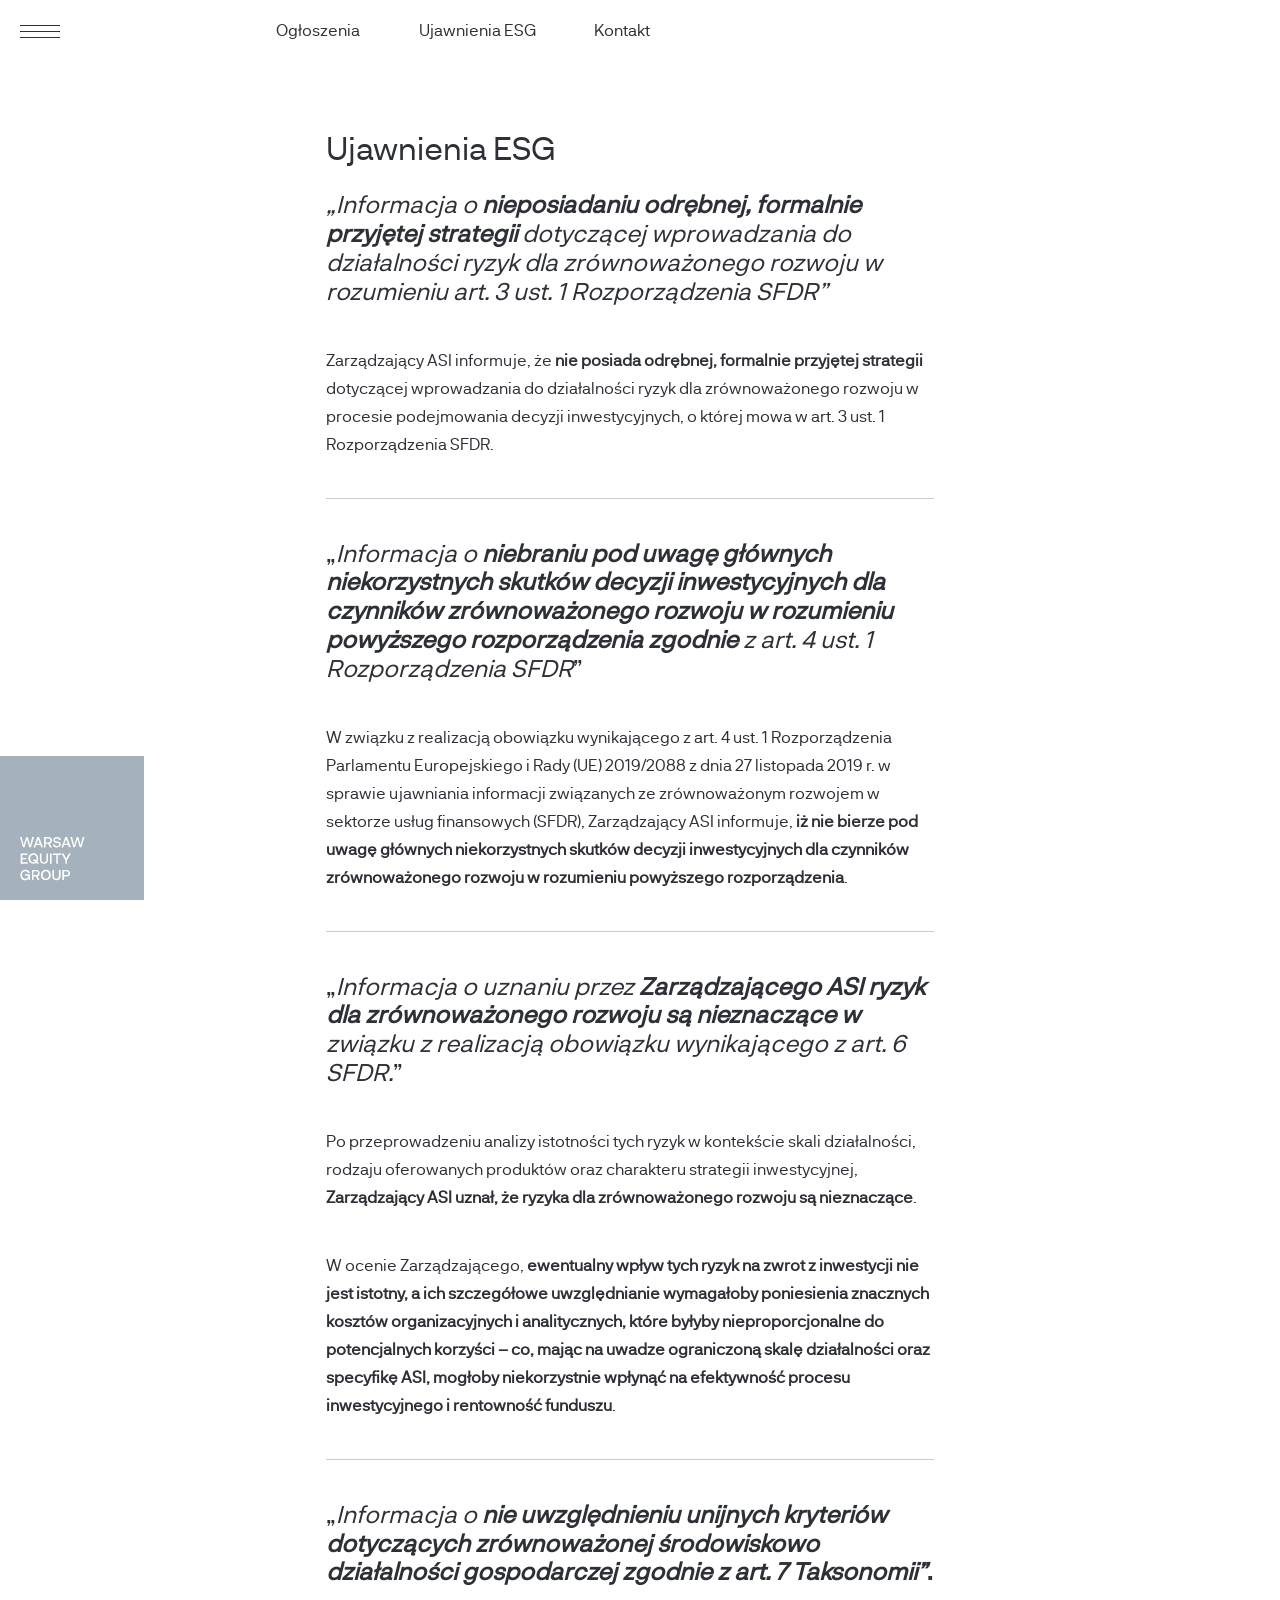
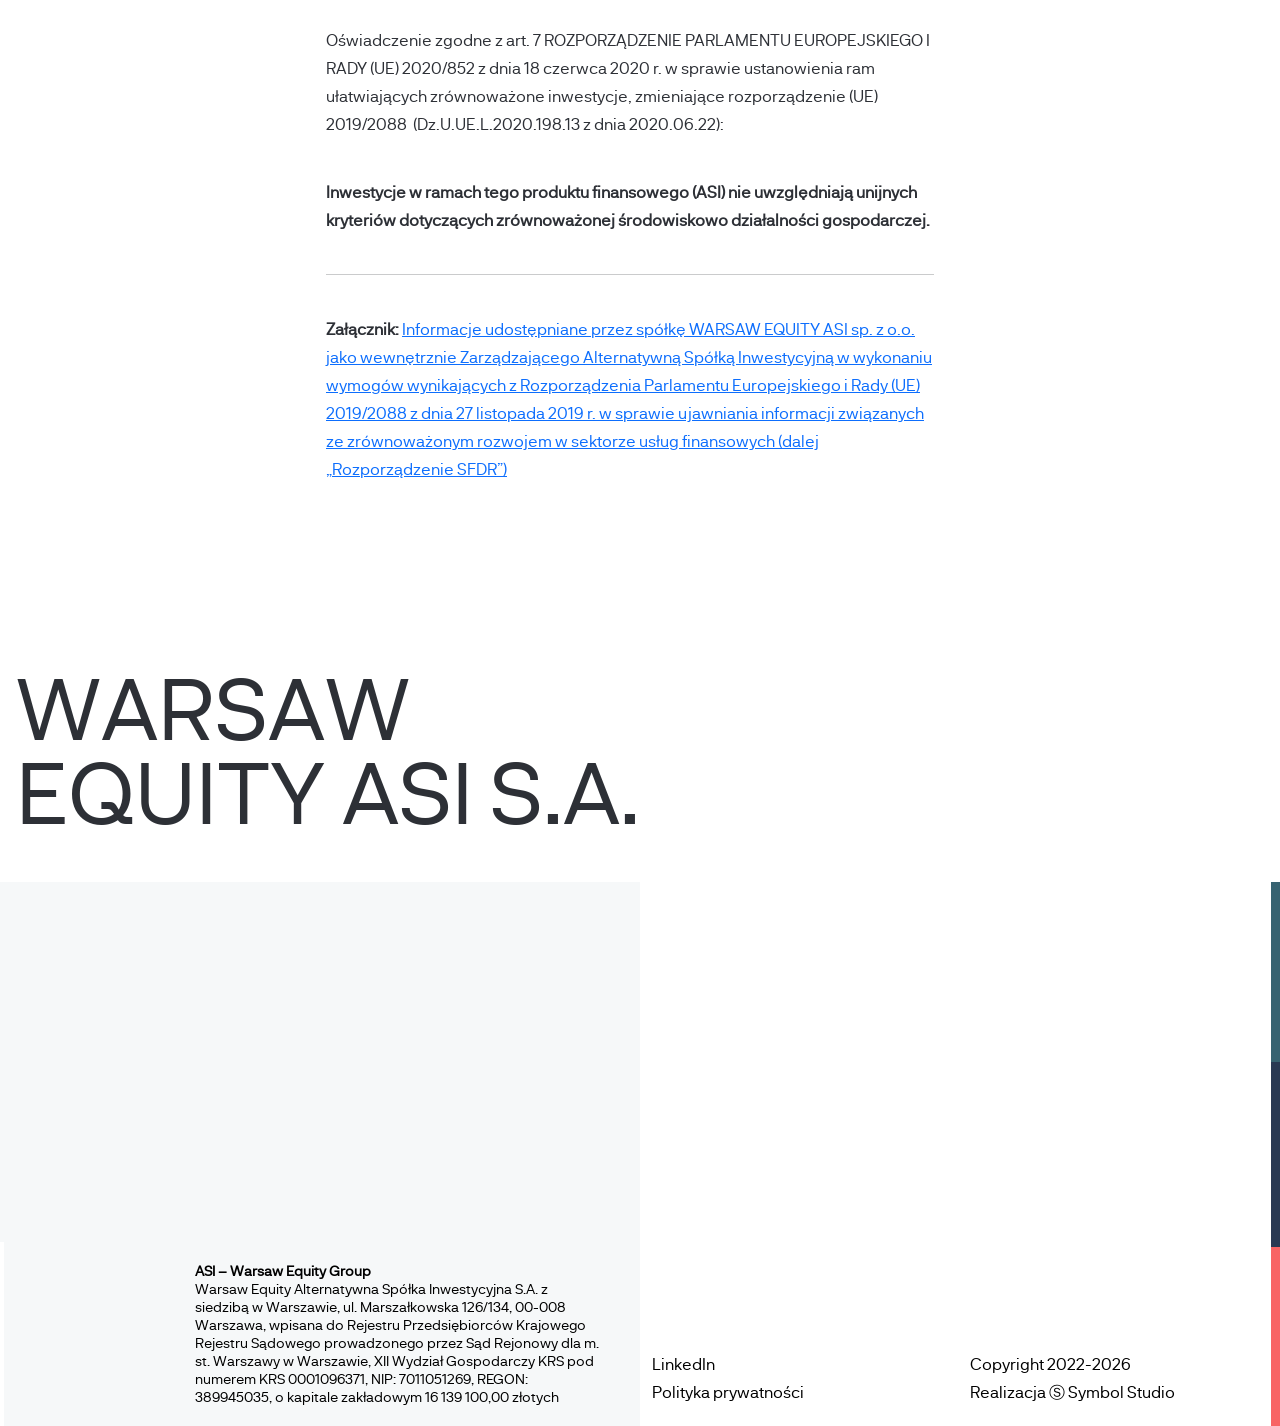
<file: ujawnienia-esg/index.html>
<!doctype html>
<html lang="pl-PL" style="margin-top:0!important">
<head>
<meta charset="UTF-8" />
<meta name="viewport" content="width=device-width, initial-scale=1" />
<meta property="og:type" content="website" />
<title>Ujawnienia ESG &#8211; Warsaw Equity Group</title>
<meta name='robots' content='max-image-preview:large' />
<style id="wp-img-auto-sizes-contain-inline-css">
img:is([sizes=auto i],[sizes^="auto," i]){contain-intrinsic-size:3000px 1500px}
/*# sourceURL=wp-img-auto-sizes-contain-inline-css */
</style>
<link rel='stylesheet' id='weg64-styles-css' href='../assets/weg/style.css' media='all' />
<link rel='stylesheet' id='block-library-css' href='../assets/wp/block-library.css' media='all' />
<script id="jquery-core-js" src="../assets/js/jquery.min.js"></script>
<script id="slick-js" src="../assets/js/slick.min.js" defer></script>
<link rel="canonical" href="https://warsawequityasi.pl/ujawnienia-esg/" />
<link rel="icon" href="../assets/img/weg.jpg" sizes="32x32" />
<link rel="icon" href="../assets/img/weg.jpg" sizes="192x192" />
<link rel="apple-touch-icon" href="../assets/img/weg.jpg" />
<meta name="msapplication-TileImage" content="../assets/img/weg.jpg" />
<link rel="shortcut icon" href="../favicon.ico" type="image/x-icon">
<link rel="icon" href="../favicon.ico" type="image/x-icon">
<script type="text/javascript">
(function(window, document, dataLayerName, id) {
function stgCreateCookie(a,b,c){var d="";if(c){var e=new Date;e.setTime(e.getTime()+24*c*60*60*1e3),d="; expires="+e.toUTCString()}document.cookie=a+"="+b+d+"; path=/"}
var isStgDebug=(window.location.href.match("stg_debug")||document.cookie.match("stg_debug"))&&!window.location.href.match("stg_disable_debug");stgCreateCookie("stg_debug",isStgDebug?1:"",isStgDebug?14:-1);
var qP=[];dataLayerName!=="dataLayer"&&qP.push("data_layer_name="+dataLayerName),isStgDebug&&qP.push("stg_debug");var qPString=qP.length>0?("?"+qP.join("&")):"";
document.write('<script src=https://warsawequity.containers.piwik.pro/'+id+'.sync.js' + qPString + '></' + 'script>');
})(window, document, 'dataLayer', 'd491f00b-5db4-46d4-9a64-c88c39f91316');
</script>
</head>
<body class="wp-singular page-template-default page page-id-2160 wp-theme-weg">
<script type="text/javascript">
(function(window, document, dataLayerName, id) {
window[dataLayerName]=window[dataLayerName]||[],window[dataLayerName].push({start:(new Date).getTime(),event:"stg.start"});var scripts=document.getElementsByTagName('script')[0],tags=document.createElement('script');
function stgCreateCookie(a,b,c){var d="";if(c){var e=new Date;e.setTime(e.getTime()+24*c*60*60*1e3),d="; expires="+e.toUTCString()}document.cookie=a+"="+b+d+"; path=/"}
var isStgDebug=(window.location.href.match("stg_debug")||document.cookie.match("stg_debug"))&&!window.location.href.match("stg_disable_debug");stgCreateCookie("stg_debug",isStgDebug?1:"",isStgDebug?14:-1);
var qP=[];dataLayerName!=="dataLayer"&&qP.push("data_layer_name="+dataLayerName),isStgDebug&&qP.push("stg_debug");var qPString=qP.length>0?("?"+qP.join("&")):"";
tags.async=!0,tags.src="https://warsawequity.containers.piwik.pro/"+id+".js"+qPString,scripts.parentNode.insertBefore(tags,scripts);
!function(a,n,i){a[n]=a[n]||{};for(var c=0;c<i.length;c++)!function(i){a[n][i]=a[n][i]||{},a[n][i].api=a[n][i].api||function(){var a=[].slice.call(arguments,0);"string"==typeof a[0]&&window[dataLayerName].push({event:n+"."+i+":"+a[0],parameters:[].slice.call(arguments,1)})}}(i[c])}(window,"ppms",["tm","cm"]);
})(window, document, 'dataLayer', 'd491f00b-5db4-46d4-9a64-c88c39f91316');
</script><noscript><iframe src=https://warsawequity.containers.piwik.pro/d491f00b-5db4-46d4-9a64-c88c39f91316/noscript.html height="0" width="0" style="display:none;visibility:hidden"></iframe></noscript>
<div id="page">
<header id="mast-head">
<h1 data-aos="fade-up-right" data-aos-delay="800"><a href="../index.html">Warsaw Equity Group</a></h1>
<div id="top-bar" class="start-type-dark">
<nav id="main-nav">
<ul id="primary-menu" class="menu"><li id="menu-item-2145" class="menu-item menu-item-type-custom menu-item-object-custom menu-item-2145"><a href="../index.html"><span>Strona główna</span></a></li>
<li id="menu-item-2153" class="menu-item menu-item-type-post_type menu-item-object-page menu-item-2153"><a href="../ogloszenia/index.html"><span>Ogłoszenia</span></a></li>
<li id="menu-item-2163" class="menu-item menu-item-type-post_type menu-item-object-page current-menu-item page_item page-item-2160 current_page_item menu-item-2163"><a href="../ujawnienia-esg/index.html" aria-current="page"><span>Ujawnienia ESG</span></a></li>
<li id="menu-item-2138" class="menu-item menu-item-type-post_type menu-item-object-page menu-item-2138"><a href="../kontakt/index.html"><span>Kontakt</span></a></li>
</ul>		</nav>
</div>
</header>
<article id="post-2160" class="overflow-hidden post-2160 page type-page status-publish hentry">	
<div class="row">
<div class="col-lg-9 post-container mt-5">
<div class="row">
<div class="offset-lg-4 col-lg-8">
<div class="post-body">
<h2 class="post-title font-size-15 mb-4">Ujawnienia ESG</h2>
<h4><em>„Informacja o <strong>nieposiadaniu odrębnej, formalnie przyjętej strategii</strong> dotyczącej wprowadzania do działalności ryzyk dla zrównoważonego rozwoju w rozumieniu art. 3 ust. 1 Rozporządzenia SFDR”</em></h4>
<p>Zarządzający ASI informuje, że <strong>nie posiada odrębnej, formalnie przyjętej strategii</strong> dotyczącej wprowadzania do działalności ryzyk dla zrównoważonego rozwoju w procesie podejmowania decyzji inwestycyjnych, o której mowa w art. 3 ust. 1 Rozporządzenia SFDR.</p>
<hr />
<h4>„<em>Informacja o <strong>niebraniu pod uwagę głównych niekorzystnych skutków decyzji inwestycyjnych dla czynników zrównoważonego rozwoju w rozumieniu powyższego rozporządzenia zgodnie </strong>z art. 4 ust. 1 Rozporządzenia SFDR</em>”</h4>
<p>W związku z realizacją obowiązku wynikającego z art. 4 ust. 1 Rozporządzenia Parlamentu Europejskiego i Rady (UE) 2019/2088 z dnia 27 listopada 2019 r. w sprawie ujawniania informacji związanych ze zrównoważonym rozwojem w sektorze usług finansowych (SFDR), Zarządzający ASI informuje, <strong>iż nie bierze pod uwagę głównych niekorzystnych skutków decyzji inwestycyjnych dla czynników zrównoważonego rozwoju w rozumieniu powyższego rozporządzenia</strong>.</p>
<hr />
<h4>„<em>Informacja o uznaniu przez <strong>Zarządzającego ASI ryzyk dla zrównoważonego rozwoju są nieznaczące w</strong> związku z realizacją obowiązku wynikającego z art. 6 SFDR.</em>”</h4>
<p>Po przeprowadzeniu analizy istotności tych ryzyk w kontekście skali działalności, rodzaju oferowanych produktów oraz charakteru strategii inwestycyjnej,<strong> Zarządzający ASI uznał, że ryzyka dla zrównoważonego rozwoju są nieznaczące</strong>.</p>
<p>W ocenie Zarządzającego, <strong>ewentualny wpływ tych ryzyk na zwrot z inwestycji nie jest istotny, a ich szczegółowe uwzględnianie wymagałoby poniesienia znacznych kosztów organizacyjnych i analitycznych, które byłyby nieproporcjonalne do potencjalnych korzyści – co, mając na uwadze ograniczoną skalę działalności oraz specyfikę ASI, mogłoby niekorzystnie wpłynąć na efektywność procesu inwestycyjnego i rentowność funduszu</strong>.</p>
<hr />
<h4>„<em>Informacja o </em><strong><em>nie uwzględnieniu unijnych kryteriów dotyczących zrównoważonej środowiskowo działalności gospodarczej zgodnie z art. 7 Taksonomii”</em></strong><strong>. </strong></h4>
<p>Oświadczenie zgodne z art. 7 ROZPORZĄDZENIE PARLAMENTU EUROPEJSKIEGO I RADY (UE) 2020/852 z dnia 18 czerwca 2020 r. w sprawie ustanowienia ram ułatwiających zrównoważone inwestycje, zmieniające rozporządzenie (UE) 2019/2088  (Dz.U.UE.L.2020.198.13 z dnia 2020.06.22):</p>
<p><strong>Inwestycje w ramach tego produktu finansowego (ASI) nie uwzględniają unijnych kryteriów dotyczących zrównoważonej środowiskowo działalności gospodarczej.</strong></p>
<hr />
<p><strong>Załącznik: </strong><a href="../pliki/2025/04/WAS_250321_W_Informacja-SFDR-na-www_mc.pdf">Informacje udostępniane przez spółkę WARSAW EQUITY ASI sp. z o.o. jako wewnętrznie Zarządzającego Alternatywną Spółką Inwestycyjną w wykonaniu wymogów wynikających z Rozporządzenia Parlamentu Europejskiego i Rady (UE) 2019/2088 z dnia 27 listopada 2019 r. w sprawie ujawniania informacji związanych ze zrównoważonym rozwojem w sektorze usług finansowych (dalej „Rozporządzenie SFDR”)</a></p>
</div>
</div>
</div>
</div>
</div>
</article>
	<footer id="site-footer" class="overflow-hidden">
<h2 class="footer-1 sgta sgxa">Warsaw Equity&nbsp;ASI&nbsp;S.A.</h2>
<div class="position-relative">
<div class="row row-a mt-0 mt-lg-5">
<div class="col-a col-lg-6 pt-0 pt-lg-4">
<div>
</div>
</div>
<div id="wegform" class="col-b col-lg-6 pt-0 pt-lg-4">
<div>
<!--<div class="ml-embedded" data-form="K4y35I"></div>
<script>
(function(w,d,e,u,f,l,n){w[f]=w[f]||function(){(w[f].q=w[f].q||[])
.push(arguments);},l=d.createElement(e),l.async=1,l.src=u,
n=d.getElementsByTagName(e)[0],n.parentNode.insertBefore(l,n);})
(window,document,'script','https://assets.mailerlite.com/js/universal.js','ml');
ml('account', '56081');
</script>-->
<script type="text/javascript" src="https://app.getresponse.com/view_webform_v2.js?u=tXAnA&amp;webforms_id=Gcp0E" data-webform-id="Gcp0E" defer></script><style>
.grwf2-wrapper.wf2-embedded {
margin-left: 0 !important
}
</style>
<style>
#wegform .ml-form-align-center {
text-align: left !important;
}
#wegform .ml-form-embedContainer .ml-form-embedWrapper {
background: transparent !important
}
#wegform .ml-form-embedContainer .ml-form-embedWrapper .ml-form-embedBody,
#wegform .ml-form-embedContainer .ml-form-embedWrapper .ml-form-successBody {
padding: 0 !important;
}
#wegform .ml-form-embedContainer .ml-form-embedWrapper .ml-form-embedBody .ml-form-fieldRow input {
border-radius: 0 !important;
border-top: none !important;
border-left: none !important;
border-right: none !important;
padding-left: 0 !important;
}
#wegform .form-control:focus {
box-shadow: none;
border-color: #000 !important
}
#wegform ::placeholder {
color: #a5b2bd !important;
opacity: 1;
}
#wegform :-ms-input-placeholder {
color: #a5b2bd;
}
#wegform ::-ms-input-placeholder {
color: #a5b2bd;
}
</style>
</div>
</div>
</div>
<div class="row row-b">
<div class="col-b col-lg-6 footnote">
<strong>ASI – Warsaw Equity Group</strong>
<div>Warsaw Equity Alternatywna Spółka Inwestycyjna S.A.  z siedzibą w Warszawie, ul. Marszałkowska 126/134, 00-008 Warszawa, wpisana do Rejestru Przedsiębiorców Krajowego Rejestru Sądowego prowadzonego przez Sąd Rejonowy dla m. st. Warszawy w Warszawie, XII Wydział Gospodarczy KRS pod numerem KRS 0001096371, NIP: 7011051269, REGON: 389945035, o kapitale zakładowym 16 139 100,00 złotych</div>
</div>
<div class="col-c col-lg-3 align-self-end">
<a href="https://www.linkedin.com/company/warsaw-equity-group" target="_blank">LinkedIn</a>					<a href="../polityka-prywatnosci/index.html" target="_blank">Polityka prywatności</a>
<!-- <a href="">Warsaw Equity ASI</a> -->
</div>
<div class="col-d col-lg-3 align-self-end">
<span>Copyright 2022-2026</span>
<span>Realizacja &#9416; Symbol Studio</span>
</div>
</div>
<div class="el-1"></div>
</div>
</footer>
</div><!-- #page -->
<script id="weg64-scripts-js" src="../assets/weg/js/scripts.js" defer></script>
<script src="../assets/js/aos.js"></script>
</body>
</html><!-- via php -->
</file>
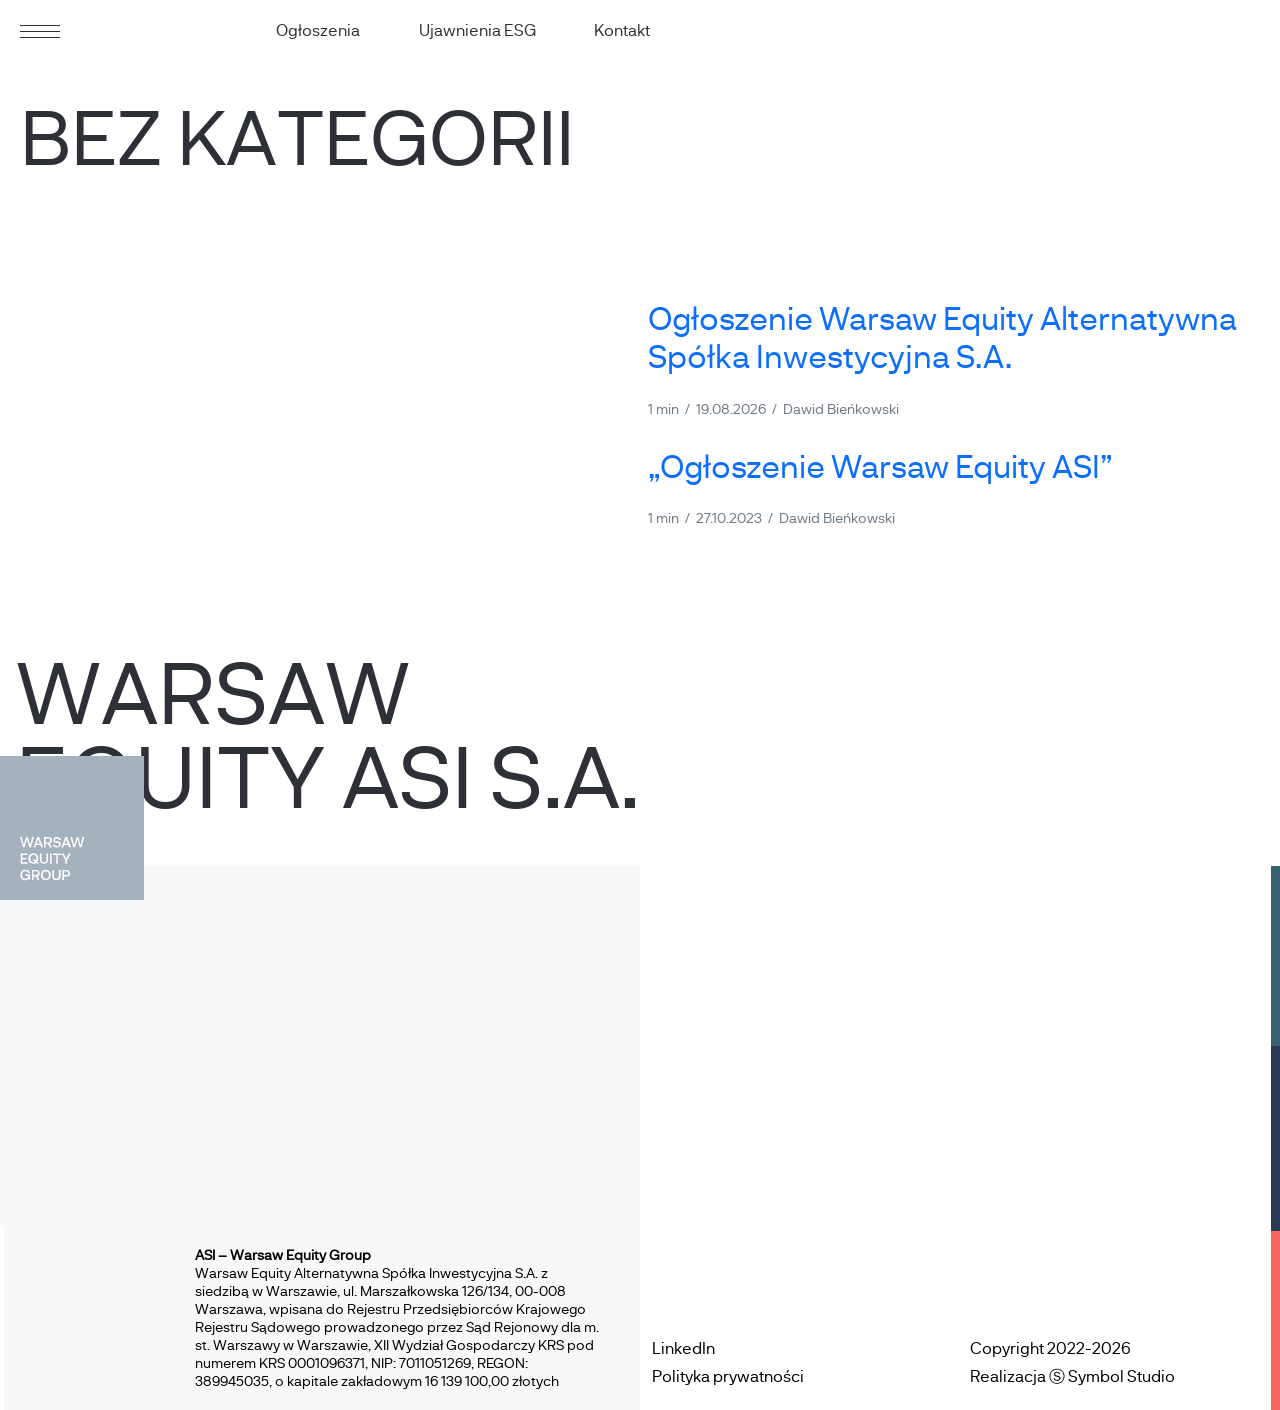
<file: category/bez-kategorii/index.html>
<!doctype html>
<html lang="pl-PL" style="margin-top:0!important">
<head>
<meta charset="UTF-8" />
<meta name="viewport" content="width=device-width, initial-scale=1" />
<meta property="og:type" content="website" />
<title>Bez kategorii &#8211; Warsaw Equity Group</title>
<meta name='robots' content='max-image-preview:large' />
<style id="wp-img-auto-sizes-contain-inline-css">
img:is([sizes=auto i],[sizes^="auto," i]){contain-intrinsic-size:3000px 1500px}
/*# sourceURL=wp-img-auto-sizes-contain-inline-css */
</style>
<link rel='stylesheet' id='weg64-styles-css' href='../../assets/weg/style.css' media='all' />
<link rel='stylesheet' id='block-library-css' href='../../assets/wp/block-library.css' media='all' />
<script id="jquery-core-js" src="../../assets/js/jquery.min.js"></script>
<script id="slick-js" src="../../assets/js/slick.min.js" defer></script>
<link rel="icon" href="../../assets/img/weg.jpg" sizes="32x32" />
<link rel="icon" href="../../assets/img/weg.jpg" sizes="192x192" />
<link rel="apple-touch-icon" href="../../assets/img/weg.jpg" />
<meta name="msapplication-TileImage" content="../../assets/img/weg.jpg" />
<link rel="shortcut icon" href="../../favicon.ico" type="image/x-icon">
<link rel="icon" href="../../favicon.ico" type="image/x-icon">
<script type="text/javascript">
(function(window, document, dataLayerName, id) {
function stgCreateCookie(a,b,c){var d="";if(c){var e=new Date;e.setTime(e.getTime()+24*c*60*60*1e3),d="; expires="+e.toUTCString()}document.cookie=a+"="+b+d+"; path=/"}
var isStgDebug=(window.location.href.match("stg_debug")||document.cookie.match("stg_debug"))&&!window.location.href.match("stg_disable_debug");stgCreateCookie("stg_debug",isStgDebug?1:"",isStgDebug?14:-1);
var qP=[];dataLayerName!=="dataLayer"&&qP.push("data_layer_name="+dataLayerName),isStgDebug&&qP.push("stg_debug");var qPString=qP.length>0?("?"+qP.join("&")):"";
document.write('<script src=https://warsawequity.containers.piwik.pro/'+id+'.sync.js' + qPString + '></' + 'script>');
})(window, document, 'dataLayer', 'd491f00b-5db4-46d4-9a64-c88c39f91316');
</script>
</head>
<body class="archive category category-bez-kategorii category-1 wp-theme-weg">
<script type="text/javascript">
(function(window, document, dataLayerName, id) {
window[dataLayerName]=window[dataLayerName]||[],window[dataLayerName].push({start:(new Date).getTime(),event:"stg.start"});var scripts=document.getElementsByTagName('script')[0],tags=document.createElement('script');
function stgCreateCookie(a,b,c){var d="";if(c){var e=new Date;e.setTime(e.getTime()+24*c*60*60*1e3),d="; expires="+e.toUTCString()}document.cookie=a+"="+b+d+"; path=/"}
var isStgDebug=(window.location.href.match("stg_debug")||document.cookie.match("stg_debug"))&&!window.location.href.match("stg_disable_debug");stgCreateCookie("stg_debug",isStgDebug?1:"",isStgDebug?14:-1);
var qP=[];dataLayerName!=="dataLayer"&&qP.push("data_layer_name="+dataLayerName),isStgDebug&&qP.push("stg_debug");var qPString=qP.length>0?("?"+qP.join("&")):"";
tags.async=!0,tags.src="https://warsawequity.containers.piwik.pro/"+id+".js"+qPString,scripts.parentNode.insertBefore(tags,scripts);
!function(a,n,i){a[n]=a[n]||{};for(var c=0;c<i.length;c++)!function(i){a[n][i]=a[n][i]||{},a[n][i].api=a[n][i].api||function(){var a=[].slice.call(arguments,0);"string"==typeof a[0]&&window[dataLayerName].push({event:n+"."+i+":"+a[0],parameters:[].slice.call(arguments,1)})}}(i[c])}(window,"ppms",["tm","cm"]);
})(window, document, 'dataLayer', 'd491f00b-5db4-46d4-9a64-c88c39f91316');
</script><noscript><iframe src=https://warsawequity.containers.piwik.pro/d491f00b-5db4-46d4-9a64-c88c39f91316/noscript.html height="0" width="0" style="display:none;visibility:hidden"></iframe></noscript>
<div id="page">
<header id="mast-head">
<h1 data-aos="fade-up-right" data-aos-delay="800"><a href="../../index.html">Warsaw Equity Group</a></h1>
<div id="top-bar" class="start-type-dark">
<nav id="main-nav">
<ul id="primary-menu" class="menu"><li id="menu-item-2145" class="menu-item menu-item-type-custom menu-item-object-custom menu-item-2145"><a href="../../index.html"><span>Strona główna</span></a></li>
<li id="menu-item-2153" class="menu-item menu-item-type-post_type menu-item-object-page current_page_parent menu-item-2153"><a href="../../ogloszenia/index.html"><span>Ogłoszenia</span></a></li>
<li id="menu-item-2163" class="menu-item menu-item-type-post_type menu-item-object-page menu-item-2163"><a href="../../ujawnienia-esg/index.html"><span>Ujawnienia ESG</span></a></li>
<li id="menu-item-2138" class="menu-item menu-item-type-post_type menu-item-object-page menu-item-2138"><a href="../../kontakt/index.html"><span>Kontakt</span></a></li>
</ul>		</nav>
</div>
</header>
<section id="blog-intro" class="fp-intro fp-intro-micro fp-intro-white overflow-visible fp-intro-nodbg">
<div class="fpi-content">
<div class="fpi-title">
<h2 class="header-1 sgxa sgta">Bez kategorii</h2>
</div>
</div>
<aside class="blog-categories">
<ul class="sidelist">
<li><a href="../../ogloszenia/index.html">Wszystkie</a></li>
<li class="sidelist-li-active"><a href="../../category/bez-kategorii/index.html">Bez kategorii</a></li>
</ul>
</aside>
</section>
<section class="section-std ">
<div class="section-content posts-container">
<a href="../../ogloszenie-warsaw-equity-alternatywna-spolka-inwestycyjna-s-a/index.html">
<article id="post-2184" class="row post-2184 post type-post status-publish format-standard hentry category-bez-kategorii">	
<div class="post-thumbnail col-md-4 pe-md-4 mb-4">
</div>
<div class="col-md-8">
<div class="post-category fst-a">Bez kategorii</div>			<h2 class="post-title font-size-15">Ogłoszenie Warsaw Equity Alternatywna Spółka Inwestycyjna S.A.</h2>
<div class="post-meta">1 min &nbsp;/&nbsp; 19.08.2026 &nbsp;/&nbsp; Dawid Bieńkowski</div>
</div>
</article>
</a>
<a href="../../ogloszenie-warsaw-equity-asi/index.html">
<article id="post-1827" class="row post-1827 post type-post status-publish format-standard hentry category-bez-kategorii">	
<div class="post-thumbnail col-md-4 pe-md-4 mb-4">
</div>
<div class="col-md-8">
<div class="post-category fst-a">Bez kategorii</div>			<h2 class="post-title font-size-15">&#8222;Ogłoszenie Warsaw Equity ASI&#8221;</h2>
<div class="post-meta">1 min &nbsp;/&nbsp; 27.10.2023 &nbsp;/&nbsp; Dawid Bieńkowski</div>
</div>
</article>
</a>
</div>
</section>
<div class="agenda-off"></div>
	<footer id="site-footer" class="overflow-hidden">
<h2 class="footer-1 sgta sgxa">Warsaw Equity&nbsp;ASI&nbsp;S.A.</h2>
<div class="position-relative">
<div class="row row-a mt-0 mt-lg-5">
<div class="col-a col-lg-6 pt-0 pt-lg-4">
<div>
</div>
</div>
<div id="wegform" class="col-b col-lg-6 pt-0 pt-lg-4">
<div>
<!--<div class="ml-embedded" data-form="K4y35I"></div>
<script>
(function(w,d,e,u,f,l,n){w[f]=w[f]||function(){(w[f].q=w[f].q||[])
.push(arguments);},l=d.createElement(e),l.async=1,l.src=u,
n=d.getElementsByTagName(e)[0],n.parentNode.insertBefore(l,n);})
(window,document,'script','https://assets.mailerlite.com/js/universal.js','ml');
ml('account', '56081');
</script>-->
<script type="text/javascript" src="https://app.getresponse.com/view_webform_v2.js?u=tXAnA&amp;webforms_id=Gcp0E" data-webform-id="Gcp0E" defer></script><style>
.grwf2-wrapper.wf2-embedded {
margin-left: 0 !important
}
</style>
<style>
#wegform .ml-form-align-center {
text-align: left !important;
}
#wegform .ml-form-embedContainer .ml-form-embedWrapper {
background: transparent !important
}
#wegform .ml-form-embedContainer .ml-form-embedWrapper .ml-form-embedBody,
#wegform .ml-form-embedContainer .ml-form-embedWrapper .ml-form-successBody {
padding: 0 !important;
}
#wegform .ml-form-embedContainer .ml-form-embedWrapper .ml-form-embedBody .ml-form-fieldRow input {
border-radius: 0 !important;
border-top: none !important;
border-left: none !important;
border-right: none !important;
padding-left: 0 !important;
}
#wegform .form-control:focus {
box-shadow: none;
border-color: #000 !important
}
#wegform ::placeholder {
color: #a5b2bd !important;
opacity: 1;
}
#wegform :-ms-input-placeholder {
color: #a5b2bd;
}
#wegform ::-ms-input-placeholder {
color: #a5b2bd;
}
</style>
</div>
</div>
</div>
<div class="row row-b">
<div class="col-b col-lg-6 footnote">
<strong>ASI – Warsaw Equity Group</strong>
<div>Warsaw Equity Alternatywna Spółka Inwestycyjna S.A.  z siedzibą w Warszawie, ul. Marszałkowska 126/134, 00-008 Warszawa, wpisana do Rejestru Przedsiębiorców Krajowego Rejestru Sądowego prowadzonego przez Sąd Rejonowy dla m. st. Warszawy w Warszawie, XII Wydział Gospodarczy KRS pod numerem KRS 0001096371, NIP: 7011051269, REGON: 389945035, o kapitale zakładowym 16 139 100,00 złotych</div>
</div>
<div class="col-c col-lg-3 align-self-end">
<a href="https://www.linkedin.com/company/warsaw-equity-group" target="_blank">LinkedIn</a>					<a href="../../polityka-prywatnosci/index.html" target="_blank">Polityka prywatności</a>
<!-- <a href="">Warsaw Equity ASI</a> -->
</div>
<div class="col-d col-lg-3 align-self-end">
<span>Copyright 2022-2026</span>
<span>Realizacja &#9416; Symbol Studio</span>
</div>
</div>
<div class="el-1"></div>
</div>
</footer>
</div><!-- #page -->
<script id="weg64-scripts-js" src="../../assets/weg/js/scripts.js" defer></script>
<script src="../../assets/js/aos.js"></script>
</body>
</html><!-- need to refresh to see cached version -->
</file>
<file: assets/weg/style.css>
@charset "UTF-8";
/*
Theme Name: WEG
Theme URI: https://soogood.media/
Author: Solecki
*/
/* Slider */
.slick-slider {
  position: relative;
  display: block;
  box-sizing: border-box;
  -webkit-user-select: none;
  -moz-user-select: none;
  -ms-user-select: none;
  user-select: none;
  -webkit-touch-callout: none;
  -khtml-user-select: none;
  -ms-touch-action: pan-y;
  touch-action: pan-y;
  -webkit-tap-highlight-color: transparent;
}
.slick-list {
  position: relative;
  display: block;
  overflow: hidden;
  margin: 0;
  padding: 0;
}
.slick-list:focus {
  outline: none;
}
.slick-list.dragging {
  cursor: pointer;
  cursor: hand;
}
.slick-slider .slick-track,
.slick-slider .slick-list {
  -webkit-transform: translate3d(0, 0, 0);
  -moz-transform: translate3d(0, 0, 0);
  -ms-transform: translate3d(0, 0, 0);
  -o-transform: translate3d(0, 0, 0);
  transform: translate3d(0, 0, 0);
}
.slick-track {
  position: relative;
  top: 0;
  left: 0;
  display: block;
  margin-left: auto;
  margin-right: auto;
}
.slick-track:before,
.slick-track:after {
  display: table;
  content: '';
}
.slick-track:after {
  clear: both;
}
.slick-loading .slick-track {
  visibility: hidden;
}
.slick-slide {
  display: none;
  float: left;
  height: 100%;
  min-height: 1px;
}
[dir='rtl'] .slick-slide {
  float: right;
}
.slick-slide img {
  display: block;
}
.slick-slide.slick-loading img {
  display: none;
}
.slick-slide.dragging img {
  pointer-events: none;
}
.slick-initialized .slick-slide {
  display: block;
}
.slick-loading .slick-slide {
  visibility: hidden;
}
.slick-vertical .slick-slide {
  display: block;
  height: auto;
  border: 1px solid transparent;
}
.slick-arrow.slick-hidden {
  display: none;
}
[data-aos][data-aos][data-aos-duration="50"],
body[data-aos-duration="50"] [data-aos] {
  transition-duration: 50ms;
}
[data-aos][data-aos][data-aos-delay="50"],
body[data-aos-delay="50"] [data-aos] {
  transition-delay: 0;
}
[data-aos][data-aos][data-aos-delay="50"].aos-animate,
body[data-aos-delay="50"] [data-aos].aos-animate {
  transition-delay: 50ms;
}
[data-aos][data-aos][data-aos-duration="100"],
body[data-aos-duration="100"] [data-aos] {
  transition-duration: 0.1s;
}
[data-aos][data-aos][data-aos-delay="100"],
body[data-aos-delay="100"] [data-aos] {
  transition-delay: 0;
}
[data-aos][data-aos][data-aos-delay="100"].aos-animate,
body[data-aos-delay="100"] [data-aos].aos-animate {
  transition-delay: 0.1s;
}
[data-aos][data-aos][data-aos-duration="150"],
body[data-aos-duration="150"] [data-aos] {
  transition-duration: 0.15s;
}
[data-aos][data-aos][data-aos-delay="150"],
body[data-aos-delay="150"] [data-aos] {
  transition-delay: 0;
}
[data-aos][data-aos][data-aos-delay="150"].aos-animate,
body[data-aos-delay="150"] [data-aos].aos-animate {
  transition-delay: 0.15s;
}
[data-aos][data-aos][data-aos-duration="200"],
body[data-aos-duration="200"] [data-aos] {
  transition-duration: 0.2s;
}
[data-aos][data-aos][data-aos-delay="200"],
body[data-aos-delay="200"] [data-aos] {
  transition-delay: 0;
}
[data-aos][data-aos][data-aos-delay="200"].aos-animate,
body[data-aos-delay="200"] [data-aos].aos-animate {
  transition-delay: 0.2s;
}
[data-aos][data-aos][data-aos-duration="250"],
body[data-aos-duration="250"] [data-aos] {
  transition-duration: 0.25s;
}
[data-aos][data-aos][data-aos-delay="250"],
body[data-aos-delay="250"] [data-aos] {
  transition-delay: 0;
}
[data-aos][data-aos][data-aos-delay="250"].aos-animate,
body[data-aos-delay="250"] [data-aos].aos-animate {
  transition-delay: 0.25s;
}
[data-aos][data-aos][data-aos-duration="300"],
body[data-aos-duration="300"] [data-aos] {
  transition-duration: 0.3s;
}
[data-aos][data-aos][data-aos-delay="300"],
body[data-aos-delay="300"] [data-aos] {
  transition-delay: 0;
}
[data-aos][data-aos][data-aos-delay="300"].aos-animate,
body[data-aos-delay="300"] [data-aos].aos-animate {
  transition-delay: 0.3s;
}
[data-aos][data-aos][data-aos-duration="350"],
body[data-aos-duration="350"] [data-aos] {
  transition-duration: 0.35s;
}
[data-aos][data-aos][data-aos-delay="350"],
body[data-aos-delay="350"] [data-aos] {
  transition-delay: 0;
}
[data-aos][data-aos][data-aos-delay="350"].aos-animate,
body[data-aos-delay="350"] [data-aos].aos-animate {
  transition-delay: 0.35s;
}
[data-aos][data-aos][data-aos-duration="400"],
body[data-aos-duration="400"] [data-aos] {
  transition-duration: 0.4s;
}
[data-aos][data-aos][data-aos-delay="400"],
body[data-aos-delay="400"] [data-aos] {
  transition-delay: 0;
}
[data-aos][data-aos][data-aos-delay="400"].aos-animate,
body[data-aos-delay="400"] [data-aos].aos-animate {
  transition-delay: 0.4s;
}
[data-aos][data-aos][data-aos-duration="450"],
body[data-aos-duration="450"] [data-aos] {
  transition-duration: 0.45s;
}
[data-aos][data-aos][data-aos-delay="450"],
body[data-aos-delay="450"] [data-aos] {
  transition-delay: 0;
}
[data-aos][data-aos][data-aos-delay="450"].aos-animate,
body[data-aos-delay="450"] [data-aos].aos-animate {
  transition-delay: 0.45s;
}
[data-aos][data-aos][data-aos-duration="500"],
body[data-aos-duration="500"] [data-aos] {
  transition-duration: 0.5s;
}
[data-aos][data-aos][data-aos-delay="500"],
body[data-aos-delay="500"] [data-aos] {
  transition-delay: 0;
}
[data-aos][data-aos][data-aos-delay="500"].aos-animate,
body[data-aos-delay="500"] [data-aos].aos-animate {
  transition-delay: 0.5s;
}
[data-aos][data-aos][data-aos-duration="550"],
body[data-aos-duration="550"] [data-aos] {
  transition-duration: 0.55s;
}
[data-aos][data-aos][data-aos-delay="550"],
body[data-aos-delay="550"] [data-aos] {
  transition-delay: 0;
}
[data-aos][data-aos][data-aos-delay="550"].aos-animate,
body[data-aos-delay="550"] [data-aos].aos-animate {
  transition-delay: 0.55s;
}
[data-aos][data-aos][data-aos-duration="600"],
body[data-aos-duration="600"] [data-aos] {
  transition-duration: 0.6s;
}
[data-aos][data-aos][data-aos-delay="600"],
body[data-aos-delay="600"] [data-aos] {
  transition-delay: 0;
}
[data-aos][data-aos][data-aos-delay="600"].aos-animate,
body[data-aos-delay="600"] [data-aos].aos-animate {
  transition-delay: 0.6s;
}
[data-aos][data-aos][data-aos-duration="650"],
body[data-aos-duration="650"] [data-aos] {
  transition-duration: 0.65s;
}
[data-aos][data-aos][data-aos-delay="650"],
body[data-aos-delay="650"] [data-aos] {
  transition-delay: 0;
}
[data-aos][data-aos][data-aos-delay="650"].aos-animate,
body[data-aos-delay="650"] [data-aos].aos-animate {
  transition-delay: 0.65s;
}
[data-aos][data-aos][data-aos-duration="700"],
body[data-aos-duration="700"] [data-aos] {
  transition-duration: 0.7s;
}
[data-aos][data-aos][data-aos-delay="700"],
body[data-aos-delay="700"] [data-aos] {
  transition-delay: 0;
}
[data-aos][data-aos][data-aos-delay="700"].aos-animate,
body[data-aos-delay="700"] [data-aos].aos-animate {
  transition-delay: 0.7s;
}
[data-aos][data-aos][data-aos-duration="750"],
body[data-aos-duration="750"] [data-aos] {
  transition-duration: 0.75s;
}
[data-aos][data-aos][data-aos-delay="750"],
body[data-aos-delay="750"] [data-aos] {
  transition-delay: 0;
}
[data-aos][data-aos][data-aos-delay="750"].aos-animate,
body[data-aos-delay="750"] [data-aos].aos-animate {
  transition-delay: 0.75s;
}
[data-aos][data-aos][data-aos-duration="800"],
body[data-aos-duration="800"] [data-aos] {
  transition-duration: 0.8s;
}
[data-aos][data-aos][data-aos-delay="800"],
body[data-aos-delay="800"] [data-aos] {
  transition-delay: 0;
}
[data-aos][data-aos][data-aos-delay="800"].aos-animate,
body[data-aos-delay="800"] [data-aos].aos-animate {
  transition-delay: 0.8s;
}
[data-aos][data-aos][data-aos-duration="850"],
body[data-aos-duration="850"] [data-aos] {
  transition-duration: 0.85s;
}
[data-aos][data-aos][data-aos-delay="850"],
body[data-aos-delay="850"] [data-aos] {
  transition-delay: 0;
}
[data-aos][data-aos][data-aos-delay="850"].aos-animate,
body[data-aos-delay="850"] [data-aos].aos-animate {
  transition-delay: 0.85s;
}
[data-aos][data-aos][data-aos-duration="900"],
body[data-aos-duration="900"] [data-aos] {
  transition-duration: 0.9s;
}
[data-aos][data-aos][data-aos-delay="900"],
body[data-aos-delay="900"] [data-aos] {
  transition-delay: 0;
}
[data-aos][data-aos][data-aos-delay="900"].aos-animate,
body[data-aos-delay="900"] [data-aos].aos-animate {
  transition-delay: 0.9s;
}
[data-aos][data-aos][data-aos-duration="950"],
body[data-aos-duration="950"] [data-aos] {
  transition-duration: 0.95s;
}
[data-aos][data-aos][data-aos-delay="950"],
body[data-aos-delay="950"] [data-aos] {
  transition-delay: 0;
}
[data-aos][data-aos][data-aos-delay="950"].aos-animate,
body[data-aos-delay="950"] [data-aos].aos-animate {
  transition-delay: 0.95s;
}
[data-aos][data-aos][data-aos-duration="1000"],
body[data-aos-duration="1000"] [data-aos] {
  transition-duration: 1s;
}
[data-aos][data-aos][data-aos-delay="1000"],
body[data-aos-delay="1000"] [data-aos] {
  transition-delay: 0;
}
[data-aos][data-aos][data-aos-delay="1000"].aos-animate,
body[data-aos-delay="1000"] [data-aos].aos-animate {
  transition-delay: 1s;
}
[data-aos][data-aos][data-aos-duration="1050"],
body[data-aos-duration="1050"] [data-aos] {
  transition-duration: 1.05s;
}
[data-aos][data-aos][data-aos-delay="1050"],
body[data-aos-delay="1050"] [data-aos] {
  transition-delay: 0;
}
[data-aos][data-aos][data-aos-delay="1050"].aos-animate,
body[data-aos-delay="1050"] [data-aos].aos-animate {
  transition-delay: 1.05s;
}
[data-aos][data-aos][data-aos-duration="1100"],
body[data-aos-duration="1100"] [data-aos] {
  transition-duration: 1.1s;
}
[data-aos][data-aos][data-aos-delay="1100"],
body[data-aos-delay="1100"] [data-aos] {
  transition-delay: 0;
}
[data-aos][data-aos][data-aos-delay="1100"].aos-animate,
body[data-aos-delay="1100"] [data-aos].aos-animate {
  transition-delay: 1.1s;
}
[data-aos][data-aos][data-aos-duration="1150"],
body[data-aos-duration="1150"] [data-aos] {
  transition-duration: 1.15s;
}
[data-aos][data-aos][data-aos-delay="1150"],
body[data-aos-delay="1150"] [data-aos] {
  transition-delay: 0;
}
[data-aos][data-aos][data-aos-delay="1150"].aos-animate,
body[data-aos-delay="1150"] [data-aos].aos-animate {
  transition-delay: 1.15s;
}
[data-aos][data-aos][data-aos-duration="1200"],
body[data-aos-duration="1200"] [data-aos] {
  transition-duration: 1.2s;
}
[data-aos][data-aos][data-aos-delay="1200"],
body[data-aos-delay="1200"] [data-aos] {
  transition-delay: 0;
}
[data-aos][data-aos][data-aos-delay="1200"].aos-animate,
body[data-aos-delay="1200"] [data-aos].aos-animate {
  transition-delay: 1.2s;
}
[data-aos][data-aos][data-aos-duration="1250"],
body[data-aos-duration="1250"] [data-aos] {
  transition-duration: 1.25s;
}
[data-aos][data-aos][data-aos-delay="1250"],
body[data-aos-delay="1250"] [data-aos] {
  transition-delay: 0;
}
[data-aos][data-aos][data-aos-delay="1250"].aos-animate,
body[data-aos-delay="1250"] [data-aos].aos-animate {
  transition-delay: 1.25s;
}
[data-aos][data-aos][data-aos-duration="1300"],
body[data-aos-duration="1300"] [data-aos] {
  transition-duration: 1.3s;
}
[data-aos][data-aos][data-aos-delay="1300"],
body[data-aos-delay="1300"] [data-aos] {
  transition-delay: 0;
}
[data-aos][data-aos][data-aos-delay="1300"].aos-animate,
body[data-aos-delay="1300"] [data-aos].aos-animate {
  transition-delay: 1.3s;
}
[data-aos][data-aos][data-aos-duration="1350"],
body[data-aos-duration="1350"] [data-aos] {
  transition-duration: 1.35s;
}
[data-aos][data-aos][data-aos-delay="1350"],
body[data-aos-delay="1350"] [data-aos] {
  transition-delay: 0;
}
[data-aos][data-aos][data-aos-delay="1350"].aos-animate,
body[data-aos-delay="1350"] [data-aos].aos-animate {
  transition-delay: 1.35s;
}
[data-aos][data-aos][data-aos-duration="1400"],
body[data-aos-duration="1400"] [data-aos] {
  transition-duration: 1.4s;
}
[data-aos][data-aos][data-aos-delay="1400"],
body[data-aos-delay="1400"] [data-aos] {
  transition-delay: 0;
}
[data-aos][data-aos][data-aos-delay="1400"].aos-animate,
body[data-aos-delay="1400"] [data-aos].aos-animate {
  transition-delay: 1.4s;
}
[data-aos][data-aos][data-aos-duration="1450"],
body[data-aos-duration="1450"] [data-aos] {
  transition-duration: 1.45s;
}
[data-aos][data-aos][data-aos-delay="1450"],
body[data-aos-delay="1450"] [data-aos] {
  transition-delay: 0;
}
[data-aos][data-aos][data-aos-delay="1450"].aos-animate,
body[data-aos-delay="1450"] [data-aos].aos-animate {
  transition-delay: 1.45s;
}
[data-aos][data-aos][data-aos-duration="1500"],
body[data-aos-duration="1500"] [data-aos] {
  transition-duration: 1.5s;
}
[data-aos][data-aos][data-aos-delay="1500"],
body[data-aos-delay="1500"] [data-aos] {
  transition-delay: 0;
}
[data-aos][data-aos][data-aos-delay="1500"].aos-animate,
body[data-aos-delay="1500"] [data-aos].aos-animate {
  transition-delay: 1.5s;
}
[data-aos][data-aos][data-aos-duration="1550"],
body[data-aos-duration="1550"] [data-aos] {
  transition-duration: 1.55s;
}
[data-aos][data-aos][data-aos-delay="1550"],
body[data-aos-delay="1550"] [data-aos] {
  transition-delay: 0;
}
[data-aos][data-aos][data-aos-delay="1550"].aos-animate,
body[data-aos-delay="1550"] [data-aos].aos-animate {
  transition-delay: 1.55s;
}
[data-aos][data-aos][data-aos-duration="1600"],
body[data-aos-duration="1600"] [data-aos] {
  transition-duration: 1.6s;
}
[data-aos][data-aos][data-aos-delay="1600"],
body[data-aos-delay="1600"] [data-aos] {
  transition-delay: 0;
}
[data-aos][data-aos][data-aos-delay="1600"].aos-animate,
body[data-aos-delay="1600"] [data-aos].aos-animate {
  transition-delay: 1.6s;
}
[data-aos][data-aos][data-aos-duration="1650"],
body[data-aos-duration="1650"] [data-aos] {
  transition-duration: 1.65s;
}
[data-aos][data-aos][data-aos-delay="1650"],
body[data-aos-delay="1650"] [data-aos] {
  transition-delay: 0;
}
[data-aos][data-aos][data-aos-delay="1650"].aos-animate,
body[data-aos-delay="1650"] [data-aos].aos-animate {
  transition-delay: 1.65s;
}
[data-aos][data-aos][data-aos-duration="1700"],
body[data-aos-duration="1700"] [data-aos] {
  transition-duration: 1.7s;
}
[data-aos][data-aos][data-aos-delay="1700"],
body[data-aos-delay="1700"] [data-aos] {
  transition-delay: 0;
}
[data-aos][data-aos][data-aos-delay="1700"].aos-animate,
body[data-aos-delay="1700"] [data-aos].aos-animate {
  transition-delay: 1.7s;
}
[data-aos][data-aos][data-aos-duration="1750"],
body[data-aos-duration="1750"] [data-aos] {
  transition-duration: 1.75s;
}
[data-aos][data-aos][data-aos-delay="1750"],
body[data-aos-delay="1750"] [data-aos] {
  transition-delay: 0;
}
[data-aos][data-aos][data-aos-delay="1750"].aos-animate,
body[data-aos-delay="1750"] [data-aos].aos-animate {
  transition-delay: 1.75s;
}
[data-aos][data-aos][data-aos-duration="1800"],
body[data-aos-duration="1800"] [data-aos] {
  transition-duration: 1.8s;
}
[data-aos][data-aos][data-aos-delay="1800"],
body[data-aos-delay="1800"] [data-aos] {
  transition-delay: 0;
}
[data-aos][data-aos][data-aos-delay="1800"].aos-animate,
body[data-aos-delay="1800"] [data-aos].aos-animate {
  transition-delay: 1.8s;
}
[data-aos][data-aos][data-aos-duration="1850"],
body[data-aos-duration="1850"] [data-aos] {
  transition-duration: 1.85s;
}
[data-aos][data-aos][data-aos-delay="1850"],
body[data-aos-delay="1850"] [data-aos] {
  transition-delay: 0;
}
[data-aos][data-aos][data-aos-delay="1850"].aos-animate,
body[data-aos-delay="1850"] [data-aos].aos-animate {
  transition-delay: 1.85s;
}
[data-aos][data-aos][data-aos-duration="1900"],
body[data-aos-duration="1900"] [data-aos] {
  transition-duration: 1.9s;
}
[data-aos][data-aos][data-aos-delay="1900"],
body[data-aos-delay="1900"] [data-aos] {
  transition-delay: 0;
}
[data-aos][data-aos][data-aos-delay="1900"].aos-animate,
body[data-aos-delay="1900"] [data-aos].aos-animate {
  transition-delay: 1.9s;
}
[data-aos][data-aos][data-aos-duration="1950"],
body[data-aos-duration="1950"] [data-aos] {
  transition-duration: 1.95s;
}
[data-aos][data-aos][data-aos-delay="1950"],
body[data-aos-delay="1950"] [data-aos] {
  transition-delay: 0;
}
[data-aos][data-aos][data-aos-delay="1950"].aos-animate,
body[data-aos-delay="1950"] [data-aos].aos-animate {
  transition-delay: 1.95s;
}
[data-aos][data-aos][data-aos-duration="2000"],
body[data-aos-duration="2000"] [data-aos] {
  transition-duration: 2s;
}
[data-aos][data-aos][data-aos-delay="2000"],
body[data-aos-delay="2000"] [data-aos] {
  transition-delay: 0;
}
[data-aos][data-aos][data-aos-delay="2000"].aos-animate,
body[data-aos-delay="2000"] [data-aos].aos-animate {
  transition-delay: 2s;
}
[data-aos][data-aos][data-aos-duration="2050"],
body[data-aos-duration="2050"] [data-aos] {
  transition-duration: 2.05s;
}
[data-aos][data-aos][data-aos-delay="2050"],
body[data-aos-delay="2050"] [data-aos] {
  transition-delay: 0;
}
[data-aos][data-aos][data-aos-delay="2050"].aos-animate,
body[data-aos-delay="2050"] [data-aos].aos-animate {
  transition-delay: 2.05s;
}
[data-aos][data-aos][data-aos-duration="2100"],
body[data-aos-duration="2100"] [data-aos] {
  transition-duration: 2.1s;
}
[data-aos][data-aos][data-aos-delay="2100"],
body[data-aos-delay="2100"] [data-aos] {
  transition-delay: 0;
}
[data-aos][data-aos][data-aos-delay="2100"].aos-animate,
body[data-aos-delay="2100"] [data-aos].aos-animate {
  transition-delay: 2.1s;
}
[data-aos][data-aos][data-aos-duration="2150"],
body[data-aos-duration="2150"] [data-aos] {
  transition-duration: 2.15s;
}
[data-aos][data-aos][data-aos-delay="2150"],
body[data-aos-delay="2150"] [data-aos] {
  transition-delay: 0;
}
[data-aos][data-aos][data-aos-delay="2150"].aos-animate,
body[data-aos-delay="2150"] [data-aos].aos-animate {
  transition-delay: 2.15s;
}
[data-aos][data-aos][data-aos-duration="2200"],
body[data-aos-duration="2200"] [data-aos] {
  transition-duration: 2.2s;
}
[data-aos][data-aos][data-aos-delay="2200"],
body[data-aos-delay="2200"] [data-aos] {
  transition-delay: 0;
}
[data-aos][data-aos][data-aos-delay="2200"].aos-animate,
body[data-aos-delay="2200"] [data-aos].aos-animate {
  transition-delay: 2.2s;
}
[data-aos][data-aos][data-aos-duration="2250"],
body[data-aos-duration="2250"] [data-aos] {
  transition-duration: 2.25s;
}
[data-aos][data-aos][data-aos-delay="2250"],
body[data-aos-delay="2250"] [data-aos] {
  transition-delay: 0;
}
[data-aos][data-aos][data-aos-delay="2250"].aos-animate,
body[data-aos-delay="2250"] [data-aos].aos-animate {
  transition-delay: 2.25s;
}
[data-aos][data-aos][data-aos-duration="2300"],
body[data-aos-duration="2300"] [data-aos] {
  transition-duration: 2.3s;
}
[data-aos][data-aos][data-aos-delay="2300"],
body[data-aos-delay="2300"] [data-aos] {
  transition-delay: 0;
}
[data-aos][data-aos][data-aos-delay="2300"].aos-animate,
body[data-aos-delay="2300"] [data-aos].aos-animate {
  transition-delay: 2.3s;
}
[data-aos][data-aos][data-aos-duration="2350"],
body[data-aos-duration="2350"] [data-aos] {
  transition-duration: 2.35s;
}
[data-aos][data-aos][data-aos-delay="2350"],
body[data-aos-delay="2350"] [data-aos] {
  transition-delay: 0;
}
[data-aos][data-aos][data-aos-delay="2350"].aos-animate,
body[data-aos-delay="2350"] [data-aos].aos-animate {
  transition-delay: 2.35s;
}
[data-aos][data-aos][data-aos-duration="2400"],
body[data-aos-duration="2400"] [data-aos] {
  transition-duration: 2.4s;
}
[data-aos][data-aos][data-aos-delay="2400"],
body[data-aos-delay="2400"] [data-aos] {
  transition-delay: 0;
}
[data-aos][data-aos][data-aos-delay="2400"].aos-animate,
body[data-aos-delay="2400"] [data-aos].aos-animate {
  transition-delay: 2.4s;
}
[data-aos][data-aos][data-aos-duration="2450"],
body[data-aos-duration="2450"] [data-aos] {
  transition-duration: 2.45s;
}
[data-aos][data-aos][data-aos-delay="2450"],
body[data-aos-delay="2450"] [data-aos] {
  transition-delay: 0;
}
[data-aos][data-aos][data-aos-delay="2450"].aos-animate,
body[data-aos-delay="2450"] [data-aos].aos-animate {
  transition-delay: 2.45s;
}
[data-aos][data-aos][data-aos-duration="2500"],
body[data-aos-duration="2500"] [data-aos] {
  transition-duration: 2.5s;
}
[data-aos][data-aos][data-aos-delay="2500"],
body[data-aos-delay="2500"] [data-aos] {
  transition-delay: 0;
}
[data-aos][data-aos][data-aos-delay="2500"].aos-animate,
body[data-aos-delay="2500"] [data-aos].aos-animate {
  transition-delay: 2.5s;
}
[data-aos][data-aos][data-aos-duration="2550"],
body[data-aos-duration="2550"] [data-aos] {
  transition-duration: 2.55s;
}
[data-aos][data-aos][data-aos-delay="2550"],
body[data-aos-delay="2550"] [data-aos] {
  transition-delay: 0;
}
[data-aos][data-aos][data-aos-delay="2550"].aos-animate,
body[data-aos-delay="2550"] [data-aos].aos-animate {
  transition-delay: 2.55s;
}
[data-aos][data-aos][data-aos-duration="2600"],
body[data-aos-duration="2600"] [data-aos] {
  transition-duration: 2.6s;
}
[data-aos][data-aos][data-aos-delay="2600"],
body[data-aos-delay="2600"] [data-aos] {
  transition-delay: 0;
}
[data-aos][data-aos][data-aos-delay="2600"].aos-animate,
body[data-aos-delay="2600"] [data-aos].aos-animate {
  transition-delay: 2.6s;
}
[data-aos][data-aos][data-aos-duration="2650"],
body[data-aos-duration="2650"] [data-aos] {
  transition-duration: 2.65s;
}
[data-aos][data-aos][data-aos-delay="2650"],
body[data-aos-delay="2650"] [data-aos] {
  transition-delay: 0;
}
[data-aos][data-aos][data-aos-delay="2650"].aos-animate,
body[data-aos-delay="2650"] [data-aos].aos-animate {
  transition-delay: 2.65s;
}
[data-aos][data-aos][data-aos-duration="2700"],
body[data-aos-duration="2700"] [data-aos] {
  transition-duration: 2.7s;
}
[data-aos][data-aos][data-aos-delay="2700"],
body[data-aos-delay="2700"] [data-aos] {
  transition-delay: 0;
}
[data-aos][data-aos][data-aos-delay="2700"].aos-animate,
body[data-aos-delay="2700"] [data-aos].aos-animate {
  transition-delay: 2.7s;
}
[data-aos][data-aos][data-aos-duration="2750"],
body[data-aos-duration="2750"] [data-aos] {
  transition-duration: 2.75s;
}
[data-aos][data-aos][data-aos-delay="2750"],
body[data-aos-delay="2750"] [data-aos] {
  transition-delay: 0;
}
[data-aos][data-aos][data-aos-delay="2750"].aos-animate,
body[data-aos-delay="2750"] [data-aos].aos-animate {
  transition-delay: 2.75s;
}
[data-aos][data-aos][data-aos-duration="2800"],
body[data-aos-duration="2800"] [data-aos] {
  transition-duration: 2.8s;
}
[data-aos][data-aos][data-aos-delay="2800"],
body[data-aos-delay="2800"] [data-aos] {
  transition-delay: 0;
}
[data-aos][data-aos][data-aos-delay="2800"].aos-animate,
body[data-aos-delay="2800"] [data-aos].aos-animate {
  transition-delay: 2.8s;
}
[data-aos][data-aos][data-aos-duration="2850"],
body[data-aos-duration="2850"] [data-aos] {
  transition-duration: 2.85s;
}
[data-aos][data-aos][data-aos-delay="2850"],
body[data-aos-delay="2850"] [data-aos] {
  transition-delay: 0;
}
[data-aos][data-aos][data-aos-delay="2850"].aos-animate,
body[data-aos-delay="2850"] [data-aos].aos-animate {
  transition-delay: 2.85s;
}
[data-aos][data-aos][data-aos-duration="2900"],
body[data-aos-duration="2900"] [data-aos] {
  transition-duration: 2.9s;
}
[data-aos][data-aos][data-aos-delay="2900"],
body[data-aos-delay="2900"] [data-aos] {
  transition-delay: 0;
}
[data-aos][data-aos][data-aos-delay="2900"].aos-animate,
body[data-aos-delay="2900"] [data-aos].aos-animate {
  transition-delay: 2.9s;
}
[data-aos][data-aos][data-aos-duration="2950"],
body[data-aos-duration="2950"] [data-aos] {
  transition-duration: 2.95s;
}
[data-aos][data-aos][data-aos-delay="2950"],
body[data-aos-delay="2950"] [data-aos] {
  transition-delay: 0;
}
[data-aos][data-aos][data-aos-delay="2950"].aos-animate,
body[data-aos-delay="2950"] [data-aos].aos-animate {
  transition-delay: 2.95s;
}
[data-aos][data-aos][data-aos-duration="3000"],
body[data-aos-duration="3000"] [data-aos] {
  transition-duration: 3s;
}
[data-aos][data-aos][data-aos-delay="3000"],
body[data-aos-delay="3000"] [data-aos] {
  transition-delay: 0;
}
[data-aos][data-aos][data-aos-delay="3000"].aos-animate,
body[data-aos-delay="3000"] [data-aos].aos-animate {
  transition-delay: 3s;
}
[data-aos][data-aos][data-aos-easing=linear],
body[data-aos-easing=linear] [data-aos] {
  transition-timing-function: cubic-bezier(0.25, 0.25, 0.75, 0.75);
}
[data-aos][data-aos][data-aos-easing=ease],
body[data-aos-easing=ease] [data-aos] {
  transition-timing-function: ease;
}
[data-aos][data-aos][data-aos-easing=ease-in],
body[data-aos-easing=ease-in] [data-aos] {
  transition-timing-function: ease-in;
}
[data-aos][data-aos][data-aos-easing=ease-out],
body[data-aos-easing=ease-out] [data-aos] {
  transition-timing-function: ease-out;
}
[data-aos][data-aos][data-aos-easing=ease-in-out],
body[data-aos-easing=ease-in-out] [data-aos] {
  transition-timing-function: ease-in-out;
}
[data-aos][data-aos][data-aos-easing=ease-in-back],
body[data-aos-easing=ease-in-back] [data-aos] {
  transition-timing-function: cubic-bezier(0.6, -0.28, 0.735, 0.045);
}
[data-aos][data-aos][data-aos-easing=ease-out-back],
body[data-aos-easing=ease-out-back] [data-aos] {
  transition-timing-function: cubic-bezier(0.175, 0.885, 0.32, 1.275);
}
[data-aos][data-aos][data-aos-easing=ease-in-out-back],
body[data-aos-easing=ease-in-out-back] [data-aos] {
  transition-timing-function: cubic-bezier(0.68, -0.55, 0.265, 1.55);
}
[data-aos][data-aos][data-aos-easing=ease-in-sine],
body[data-aos-easing=ease-in-sine] [data-aos] {
  transition-timing-function: cubic-bezier(0.47, 0, 0.745, 0.715);
}
[data-aos][data-aos][data-aos-easing=ease-out-sine],
body[data-aos-easing=ease-out-sine] [data-aos] {
  transition-timing-function: cubic-bezier(0.39, 0.575, 0.565, 1);
}
[data-aos][data-aos][data-aos-easing=ease-in-out-sine],
body[data-aos-easing=ease-in-out-sine] [data-aos] {
  transition-timing-function: cubic-bezier(0.445, 0.05, 0.55, 0.95);
}
[data-aos][data-aos][data-aos-easing=ease-in-quad],
body[data-aos-easing=ease-in-quad] [data-aos] {
  transition-timing-function: cubic-bezier(0.55, 0.085, 0.68, 0.53);
}
[data-aos][data-aos][data-aos-easing=ease-out-quad],
body[data-aos-easing=ease-out-quad] [data-aos] {
  transition-timing-function: cubic-bezier(0.25, 0.46, 0.45, 0.94);
}
[data-aos][data-aos][data-aos-easing=ease-in-out-quad],
body[data-aos-easing=ease-in-out-quad] [data-aos] {
  transition-timing-function: cubic-bezier(0.455, 0.03, 0.515, 0.955);
}
[data-aos][data-aos][data-aos-easing=ease-in-cubic],
body[data-aos-easing=ease-in-cubic] [data-aos] {
  transition-timing-function: cubic-bezier(0.55, 0.085, 0.68, 0.53);
}
[data-aos][data-aos][data-aos-easing=ease-out-cubic],
body[data-aos-easing=ease-out-cubic] [data-aos] {
  transition-timing-function: cubic-bezier(0.25, 0.46, 0.45, 0.94);
}
[data-aos][data-aos][data-aos-easing=ease-in-out-cubic],
body[data-aos-easing=ease-in-out-cubic] [data-aos] {
  transition-timing-function: cubic-bezier(0.455, 0.03, 0.515, 0.955);
}
[data-aos][data-aos][data-aos-easing=ease-in-quart],
body[data-aos-easing=ease-in-quart] [data-aos] {
  transition-timing-function: cubic-bezier(0.55, 0.085, 0.68, 0.53);
}
[data-aos][data-aos][data-aos-easing=ease-out-quart],
body[data-aos-easing=ease-out-quart] [data-aos] {
  transition-timing-function: cubic-bezier(0.25, 0.46, 0.45, 0.94);
}
[data-aos][data-aos][data-aos-easing=ease-in-out-quart],
body[data-aos-easing=ease-in-out-quart] [data-aos] {
  transition-timing-function: cubic-bezier(0.455, 0.03, 0.515, 0.955);
}
[data-aos^=fade][data-aos^=fade] {
  opacity: 0;
  transition-property: opacity, transform;
}
[data-aos^=fade][data-aos^=fade].aos-animate {
  opacity: 1;
  transform: translateZ(0);
}
[data-aos=fade-up] {
  transform: translate3d(0, 100px, 0);
}
[data-aos=fade-down] {
  transform: translate3d(0, -100px, 0);
}
[data-aos=fade-right] {
  transform: translate3d(-100px, 0, 0);
}
[data-aos=fade-left] {
  transform: translate3d(100px, 0, 0);
}
[data-aos=fade-up-right] {
  transform: translate3d(-100px, 100px, 0);
}
[data-aos=fade-up-left] {
  transform: translate3d(100px, 100px, 0);
}
[data-aos=fade-down-right] {
  transform: translate3d(-100px, -100px, 0);
}
[data-aos=fade-down-left] {
  transform: translate3d(100px, -100px, 0);
}
[data-aos^=zoom][data-aos^=zoom] {
  opacity: 0;
  transition-property: opacity, transform;
}
[data-aos^=zoom][data-aos^=zoom].aos-animate {
  opacity: 1;
  transform: translateZ(0) scale(1);
}
[data-aos=zoom-in] {
  transform: scale(0.6);
}
[data-aos=zoom-in-up] {
  transform: translate3d(0, 100px, 0) scale(0.6);
}
[data-aos=zoom-in-down] {
  transform: translate3d(0, -100px, 0) scale(0.6);
}
[data-aos=zoom-in-right] {
  transform: translate3d(-100px, 0, 0) scale(0.6);
}
[data-aos=zoom-in-left] {
  transform: translate3d(100px, 0, 0) scale(0.6);
}
[data-aos=zoom-out] {
  transform: scale(1.2);
}
[data-aos=zoom-out-up] {
  transform: translate3d(0, 100px, 0) scale(1.2);
}
[data-aos=zoom-out-down] {
  transform: translate3d(0, -100px, 0) scale(1.2);
}
[data-aos=zoom-out-right] {
  transform: translate3d(-100px, 0, 0) scale(1.2);
}
[data-aos=zoom-out-left] {
  transform: translate3d(100px, 0, 0) scale(1.2);
}
[data-aos^=slide][data-aos^=slide] {
  transition-property: transform;
}
[data-aos^=slide][data-aos^=slide].aos-animate {
  transform: translateZ(0);
}
[data-aos=slide-up] {
  transform: translate3d(0, 100%, 0);
}
[data-aos=slide-down] {
  transform: translate3d(0, -100%, 0);
}
[data-aos=slide-right] {
  transform: translate3d(-100%, 0, 0);
}
[data-aos=slide-left] {
  transform: translate3d(100%, 0, 0);
}
[data-aos^=flip][data-aos^=flip] {
  backface-visibility: hidden;
  transition-property: transform;
}
[data-aos=flip-left] {
  transform: perspective(2500px) rotateY(-100deg);
}
[data-aos=flip-left].aos-animate {
  transform: perspective(2500px) rotateY(0);
}
[data-aos=flip-right] {
  transform: perspective(2500px) rotateY(100deg);
}
[data-aos=flip-right].aos-animate {
  transform: perspective(2500px) rotateY(0);
}
[data-aos=flip-up] {
  transform: perspective(2500px) rotateX(-100deg);
}
[data-aos=flip-up].aos-animate {
  transform: perspective(2500px) rotateX(0);
}
[data-aos=flip-down] {
  transform: perspective(2500px) rotateX(100deg);
}
[data-aos=flip-down].aos-animate {
  transform: perspective(2500px) rotateX(0);
}
/*--------------------------------------------------------------
>>> TABLE OF CONTENTS:
----------------------------------------------------------------
# Generic
	- Normalize
	- Box sizing
# Base
	- Typography
	- Elements
	- Links
	- Forms
## Layouts
# Components
	- Navigation
	- Posts and pages
	- Comments
	- Widgets
	- Media
	- Captions
	- Galleries
# plugins
	- Jetpack infinite scroll
# Utilities
	- Accessibility
	- Alignments

--------------------------------------------------------------*/
/*--------------------------------------------------------------
# Generic
--------------------------------------------------------------*/
/* Normalize
--------------------------------------------- */
/*! normalize.css v8.0.1 | MIT License | github.com/necolas/normalize.css */
/* Document
	 ========================================================================== */
/**
 * 1. Correct the line height in all browsers.
 * 2. Prevent adjustments of font size after orientation changes in iOS.
 */
html {
  line-height: 1.15;
  -webkit-text-size-adjust: 100%;
}
/* Sections
	 ========================================================================== */
/**
 * Remove the margin in all browsers.
 */
body {
  margin: 0;
}
/**
 * Render the `main` element consistently in IE.
 */
main {
  display: block;
}
/**
 * Correct the font size and margin on `h1` elements within `section` and
 * `article` contexts in Chrome, Firefox, and Safari.
 */
h1 {
  font-size: 2em;
  margin: 0.67em 0;
}
/* Grouping content
	 ========================================================================== */
/**
 * 1. Add the correct box sizing in Firefox.
 * 2. Show the overflow in Edge and IE.
 */
hr {
  box-sizing: content-box;
  height: 0;
  overflow: visible;
}
/**
 * 1. Correct the inheritance and scaling of font size in all browsers.
 * 2. Correct the odd `em` font sizing in all browsers.
 */
pre {
  font-family: monospace, monospace;
  font-size: 1em;
}
/* Text-level semantics
	 ========================================================================== */
/**
 * Remove the gray background on active links in IE 10.
 */
a {
  background-color: transparent;
}
/**
 * 1. Remove the bottom border in Chrome 57-
 * 2. Add the correct text decoration in Chrome, Edge, IE, Opera, and Safari.
 */
abbr[title] {
  border-bottom: none;
  text-decoration: underline;
  text-decoration: underline dotted;
}
/**
 * Add the correct font weight in Chrome, Edge, and Safari.
 */
b,
strong {
  font-weight: bolder;
}
/**
 * 1. Correct the inheritance and scaling of font size in all browsers.
 * 2. Correct the odd `em` font sizing in all browsers.
 */
code,
kbd,
samp {
  font-family: monospace, monospace;
  font-size: 1em;
}
/**
 * Add the correct font size in all browsers.
 */
small {
  font-size: 80%;
}
/**
 * Prevent `sub` and `sup` elements from affecting the line height in
 * all browsers.
 */
sub,
sup {
  font-size: 75%;
  line-height: 0;
  position: relative;
  vertical-align: baseline;
}
sub {
  bottom: -0.25em;
}
sup {
  top: -0.5em;
}
/* Embedded content
	 ========================================================================== */
/**
 * Remove the border on images inside links in IE 10.
 */
img {
  border-style: none;
}
/* Forms
	 ========================================================================== */
/**
 * 1. Change the font styles in all browsers.
 * 2. Remove the margin in Firefox and Safari.
 */
button,
input,
optgroup,
select,
textarea {
  font-family: inherit;
  font-size: 100%;
  line-height: 1.15;
  margin: 0;
}
/**
 * Show the overflow in IE.
 * 1. Show the overflow in Edge.
 */
button,
input {
  overflow: visible;
}
/**
 * Remove the inheritance of text transform in Edge, Firefox, and IE.
 * 1. Remove the inheritance of text transform in Firefox.
 */
button,
select {
  text-transform: none;
}
/**
 * Correct the inability to style clickable types in iOS and Safari.
 */
button,
[type="button"],
[type="reset"],
[type="submit"] {
  -webkit-appearance: button;
}
/**
 * Remove the inner border and padding in Firefox.
 */
button::-moz-focus-inner,
[type="button"]::-moz-focus-inner,
[type="reset"]::-moz-focus-inner,
[type="submit"]::-moz-focus-inner {
  border-style: none;
  padding: 0;
}
/**
 * Restore the focus styles unset by the previous rule.
 */
button:-moz-focusring,
[type="button"]:-moz-focusring,
[type="reset"]:-moz-focusring,
[type="submit"]:-moz-focusring {
  outline: 1px dotted ButtonText;
}
/**
 * Correct the padding in Firefox.
 */
fieldset {
  padding: 0.35em 0.75em 0.625em;
}
/**
 * 1. Correct the text wrapping in Edge and IE.
 * 2. Correct the color inheritance from `fieldset` elements in IE.
 * 3. Remove the padding so developers are not caught out when they zero out
 *		`fieldset` elements in all browsers.
 */
legend {
  box-sizing: border-box;
  color: inherit;
  display: table;
  max-width: 100%;
  padding: 0;
  white-space: normal;
}
/**
 * Add the correct vertical alignment in Chrome, Firefox, and Opera.
 */
progress {
  vertical-align: baseline;
}
/**
 * Remove the default vertical scrollbar in IE 10+.
 */
textarea {
  overflow: auto;
}
/**
 * 1. Add the correct box sizing in IE 10.
 * 2. Remove the padding in IE 10.
 */
[type="checkbox"],
[type="radio"] {
  box-sizing: border-box;
  padding: 0;
}
/**
 * Correct the cursor style of increment and decrement buttons in Chrome.
 */
[type="number"]::-webkit-inner-spin-button,
[type="number"]::-webkit-outer-spin-button {
  height: auto;
}
/**
 * 1. Correct the odd appearance in Chrome and Safari.
 * 2. Correct the outline style in Safari.
 */
[type="search"] {
  -webkit-appearance: textfield;
  outline-offset: -2px;
}
/**
 * Remove the inner padding in Chrome and Safari on macOS.
 */
[type="search"]::-webkit-search-decoration {
  -webkit-appearance: none;
}
/**
 * 1. Correct the inability to style clickable types in iOS and Safari.
 * 2. Change font properties to `inherit` in Safari.
 */
::-webkit-file-upload-button {
  -webkit-appearance: button;
  font: inherit;
}
/* Interactive
	 ========================================================================== */
/*
 * Add the correct display in Edge, IE 10+, and Firefox.
 */
details {
  display: block;
}
/*
 * Add the correct display in all browsers.
 */
summary {
  display: list-item;
}
/* Misc
	 ========================================================================== */
/**
 * Add the correct display in IE 10+.
 */
template {
  display: none;
}
/**
 * Add the correct display in IE 10.
 */
[hidden] {
  display: none;
}
/* Box sizing
--------------------------------------------- */
/* Inherit box-sizing to more easily change it's value on a component level.
@link http://css-tricks.com/inheriting-box-sizing-probably-slightly-better-best-practice/ */
*,
*::before,
*::after {
  box-sizing: inherit;
}
html {
  box-sizing: border-box;
}
/*--------------------------------------------------------------
# Base
--------------------------------------------------------------*/
/* Typography
--------------------------------------------- */
body,
button,
input,
select,
optgroup,
textarea {
  color: #404040;
  font-family: -apple-system, BlinkMacSystemFont, "Segoe UI", Roboto, Oxygen-Sans, Ubuntu, Cantarell, "Helvetica Neue", sans-serif;
  font-size: 1rem;
  line-height: 1.5;
}
h1,
h2,
h3,
h4,
h5,
h6 {
  clear: both;
}
p {
  margin-bottom: 1.5em;
}
dfn,
cite,
em,
i {
  font-style: italic;
}
blockquote {
  margin: 0 1.5em;
}
address {
  margin: 0 0 1.5em;
}
pre {
  background: #eee;
  font-family: "Courier 10 Pitch", courier, monospace;
  line-height: 1.6;
  margin-bottom: 1.6em;
  max-width: 100%;
  overflow: auto;
  padding: 1.6em;
}
code,
kbd,
tt,
var {
  font-family: monaco, consolas, "Andale Mono", "DejaVu Sans Mono", monospace;
}
abbr,
acronym {
  border-bottom: 1px dotted #666;
  cursor: help;
}
mark,
ins {
  background: #fff9c0;
  text-decoration: none;
}
big {
  font-size: 125%;
}
/* Elements
--------------------------------------------- */
body {
  background: #fff;
}
hr {
  background-color: #ccc;
  border: 0;
  height: 1px;
  margin-bottom: 1.5em;
}
ul,
ol {
  margin: 0 0 1.5em 3em;
}
ul {
  list-style: disc;
}
ol {
  list-style: decimal;
}
li>ul,
li>ol {
  margin-bottom: 0;
  margin-left: 1.5em;
}
dt {
  font-weight: 700;
}
dd {
  margin: 0 1.5em 1.5em;
}
/* Make sure embeds and iframes fit their containers. */
embed,
iframe,
object {
  max-width: 100%;
}
img {
  height: auto;
  max-width: 100%;
}
figure {
  margin: 1em 0;
}
table {
  margin: 0 0 1.5em;
  width: 100%;
}
/* Links
--------------------------------------------- */
a {
  color: #4169e1;
}
a:visited {
  color: #800080;
}
a:hover,
a:focus,
a:active {
  color: #191970;
}
a:focus {
  outline: thin dotted;
}
a:hover,
a:active {
  outline: 0;
}
/* Forms
--------------------------------------------- */
button,
input[type="button"],
input[type="reset"],
input[type="submit"] {
  border: 1px solid;
  border-color: #ccc #ccc #bbb;
  border-radius: 3px;
  background: #e6e6e6;
  color: rgba(0, 0, 0, 0.8);
  line-height: 1;
  padding: 0.6em 1em 0.4em;
}
button:hover,
input[type="button"]:hover,
input[type="reset"]:hover,
input[type="submit"]:hover {
  border-color: #ccc #bbb #aaa;
}
button:active,
button:focus,
input[type="button"]:active,
input[type="button"]:focus,
input[type="reset"]:active,
input[type="reset"]:focus,
input[type="submit"]:active,
input[type="submit"]:focus {
  border-color: #aaa #bbb #bbb;
}
input[type="text"],
input[type="email"],
input[type="url"],
input[type="password"],
input[type="search"],
input[type="number"],
input[type="tel"],
input[type="range"],
input[type="date"],
input[type="month"],
input[type="week"],
input[type="time"],
input[type="datetime"],
input[type="datetime-local"],
input[type="color"],
textarea {
  color: #666;
  border: 1px solid #ccc;
  border-radius: 3px;
  padding: 3px;
}
input[type="text"]:focus,
input[type="email"]:focus,
input[type="url"]:focus,
input[type="password"]:focus,
input[type="search"]:focus,
input[type="number"]:focus,
input[type="tel"]:focus,
input[type="range"]:focus,
input[type="date"]:focus,
input[type="month"]:focus,
input[type="week"]:focus,
input[type="time"]:focus,
input[type="datetime"]:focus,
input[type="datetime-local"]:focus,
input[type="color"]:focus,
textarea:focus {
  color: #111;
}
select {
  border: 1px solid #ccc;
}
textarea {
  width: 100%;
}
/*--------------------------------------------------------------
# Layouts
--------------------------------------------------------------*/
/*--------------------------------------------------------------
# Components
--------------------------------------------------------------*/
/* Navigation
--------------------------------------------- */
.main-navigation {
  display: block;
  width: 100%;
}
.main-navigation ul {
  display: none;
  list-style: none;
  margin: 0;
  padding-left: 0;
}
.main-navigation ul ul {
  box-shadow: 0 3px 3px rgba(0, 0, 0, 0.2);
  float: left;
  position: absolute;
  top: 100%;
  left: -999em;
  z-index: 99999;
}
.main-navigation ul ul ul {
  left: -999em;
  top: 0;
}
.main-navigation ul ul li:hover>ul,
.main-navigation ul ul li.focus>ul {
  display: block;
  left: auto;
}
.main-navigation ul ul a {
  width: 200px;
}
.main-navigation ul li:hover>ul,
.main-navigation ul li.focus>ul {
  left: auto;
}
.main-navigation li {
  position: relative;
}
.main-navigation a {
  display: block;
  text-decoration: none;
}
/* Small menu. */
.menu-toggle,
.main-navigation.toggled ul {
  display: block;
}
@media screen and (min-width: 37.5em) {
  .menu-toggle {
    display: none;
  }
  .main-navigation ul {
    display: flex;
  }
}
.site-main .comment-navigation,
.site-main .posts-navigation,
.site-main .post-navigation {
  margin: 0 0 1.5em;
}
.comment-navigation .nav-links,
.posts-navigation .nav-links,
.post-navigation .nav-links {
  display: flex;
}
.comment-navigation .nav-previous,
.posts-navigation .nav-previous,
.post-navigation .nav-previous {
  flex: 1 0 50%;
}
.comment-navigation .nav-next,
.posts-navigation .nav-next,
.post-navigation .nav-next {
  text-align: end;
  flex: 1 0 50%;
}
/* Posts and pages
--------------------------------------------- */
.sticky {
  display: block;
}
.post,
.page {
  margin: 0 0 1.5em;
}
.updated:not(.published) {
  display: none;
}
.page-content,
.entry-content,
.entry-summary {
  margin: 1.5em 0 0;
}
.page-links {
  clear: both;
  margin: 0 0 1.5em;
}
/* Comments
--------------------------------------------- */
.comment-content a {
  word-wrap: break-word;
}
.bypostauthor {
  display: block;
}
/* Widgets
--------------------------------------------- */
.widget {
  margin: 0 0 1.5em;
}
.widget select {
  max-width: 100%;
}
/* Media
--------------------------------------------- */
.page-content .wp-smiley,
.entry-content .wp-smiley,
.comment-content .wp-smiley {
  border: none;
  margin-bottom: 0;
  margin-top: 0;
  padding: 0;
}
/* Make sure logo link wraps around logo image. */
.custom-logo-link {
  display: inline-block;
}
/* Captions
--------------------------------------------- */
.wp-caption {
  margin-bottom: 1.5em;
  max-width: 100%;
}
.wp-caption img[class*="wp-image-"] {
  display: block;
  margin-left: auto;
  margin-right: auto;
}
.wp-caption .wp-caption-text {
  margin: 0.8075em 0;
}
.wp-caption-text {
  text-align: center;
}
/* Galleries
--------------------------------------------- */
.gallery {
  margin-bottom: 1.5em;
  display: grid;
  grid-gap: 1.5em;
}
.gallery-item {
  display: inline-block;
  text-align: center;
  width: 100%;
}
.gallery-columns-2 {
  grid-template-columns: repeat(2, 1fr);
}
.gallery-columns-3 {
  grid-template-columns: repeat(3, 1fr);
}
.gallery-columns-4 {
  grid-template-columns: repeat(4, 1fr);
}
.gallery-columns-5 {
  grid-template-columns: repeat(5, 1fr);
}
.gallery-columns-6 {
  grid-template-columns: repeat(6, 1fr);
}
.gallery-columns-7 {
  grid-template-columns: repeat(7, 1fr);
}
.gallery-columns-8 {
  grid-template-columns: repeat(8, 1fr);
}
.gallery-columns-9 {
  grid-template-columns: repeat(9, 1fr);
}
.gallery-caption {
  display: block;
}
/*--------------------------------------------------------------
# Plugins
--------------------------------------------------------------*/
/* Jetpack infinite scroll
--------------------------------------------- */
/* Hide the Posts Navigation and the Footer when Infinite Scroll is in use. */
.infinite-scroll .posts-navigation,
.infinite-scroll.neverending .site-footer {
  display: none;
}
/* Re-display the Theme Footer when Infinite Scroll has reached its end. */
.infinity-end.neverending .site-footer {
  display: block;
}
/*--------------------------------------------------------------
# Utilities
--------------------------------------------------------------*/
/* Accessibility
--------------------------------------------- */
/* Text meant only for screen readers. */
.screen-reader-text {
  border: 0;
  clip: rect(1px, 1px, 1px, 1px);
  clip-path: inset(50%);
  height: 1px;
  margin: -1px;
  overflow: hidden;
  padding: 0;
  position: absolute !important;
  width: 1px;
  word-wrap: normal !important;
}
.screen-reader-text:focus {
  background-color: #f1f1f1;
  border-radius: 3px;
  box-shadow: 0 0 2px 2px rgba(0, 0, 0, 0.6);
  clip: auto !important;
  clip-path: none;
  color: #21759b;
  display: block;
  font-size: 0.875rem;
  font-weight: 700;
  height: auto;
  left: 5px;
  line-height: normal;
  padding: 15px 23px 14px;
  text-decoration: none;
  top: 5px;
  width: auto;
  z-index: 100000;
}
/* Do not show the outline on the skip link target. */
#primary[tabindex="-1"]:focus {
  outline: 0;
}
/* Alignments
--------------------------------------------- */
.alignleft {
  /*rtl:ignore*/
  float: left;
  /*rtl:ignore*/
  margin-right: 1.5em;
  margin-bottom: 1.5em;
}
.alignright {
  /*rtl:ignore*/
  float: right;
  /*rtl:ignore*/
  margin-left: 1.5em;
  margin-bottom: 1.5em;
}
.aligncenter {
  clear: both;
  display: block;
  margin-left: auto;
  margin-right: auto;
  margin-bottom: 1.5em;
}
/*!
 * Bootstrap v5.0.2 (https://getbootstrap.com/)
 * Copyright 2011-2021 The Bootstrap Authors
 * Copyright 2011-2021 Twitter, Inc.
 * Licensed under MIT (https://github.com/twbs/bootstrap/blob/main/LICENSE)
 */
:root {
  --bs-blue: #0d6efd;
  --bs-indigo: #6610f2;
  --bs-purple: #6f42c1;
  --bs-pink: #d63384;
  --bs-red: #dc3545;
  --bs-orange: #fd7e14;
  --bs-yellow: #ffc107;
  --bs-green: #198754;
  --bs-teal: #20c997;
  --bs-cyan: #0dcaf0;
  --bs-white: #fff;
  --bs-gray: #6c757d;
  --bs-gray-dark: #343a40;
  --bs-primary: #0d6efd;
  --bs-secondary: #6c757d;
  --bs-success: #198754;
  --bs-info: #0dcaf0;
  --bs-warning: #ffc107;
  --bs-danger: #dc3545;
  --bs-light: #f8f9fa;
  --bs-dark: #212529;
  --bs-font-sans-serif: system-ui, -apple-system, "Segoe UI", Roboto, "Helvetica Neue", Arial, "Noto Sans", "Liberation Sans", sans-serif, "Apple Color Emoji", "Segoe UI Emoji", "Segoe UI Symbol", "Noto Color Emoji";
  --bs-font-monospace: SFMono-Regular, Menlo, Monaco, Consolas, "Liberation Mono", "Courier New", monospace;
  --bs-gradient: linear-gradient(180deg, rgba(255, 255, 255, 0.15), rgba(255, 255, 255, 0));
}
*,
*::before,
*::after {
  box-sizing: border-box;
}
@media (prefers-reduced-motion: no-preference) {
  :root {
    scroll-behavior: smooth;
  }
}
body {
  margin: 0;
  font-family: var(--bs-font-sans-serif);
  font-size: 1rem;
  font-weight: 400;
  line-height: 1.5;
  color: #212529;
  background-color: #fff;
  -webkit-text-size-adjust: 100%;
  -webkit-tap-highlight-color: rgba(0, 0, 0, 0);
}
hr {
  margin: 1rem 0;
  color: inherit;
  background-color: currentColor;
  border: 0;
  opacity: 0.25;
}
hr:not([size]) {
  height: 1px;
}
h6,
.h6,
h5,
.h5,
h4,
.h4,
h3,
.h3,
h2,
.h2,
h1,
.h1 {
  margin-top: 0;
  margin-bottom: 0.5rem;
  font-weight: 500;
  line-height: 1.2;
}
h1,
.h1 {
  font-size: calc(1.375rem + 1.5vw);
}
@media (min-width: 1200px) {
  h1,
  .h1 {
    font-size: 2.5rem;
  }
}
h2,
.h2 {
  font-size: calc(1.325rem + 0.9vw);
}
@media (min-width: 1200px) {
  h2,
  .h2 {
    font-size: 2rem;
  }
}
h3,
.h3 {
  font-size: calc(1.3rem + 0.6vw);
}
@media (min-width: 1200px) {
  h3,
  .h3 {
    font-size: 1.75rem;
  }
}
h4,
.h4 {
  font-size: calc(1.275rem + 0.3vw);
}
@media (min-width: 1200px) {
  h4,
  .h4 {
    font-size: 1.5rem;
  }
}
h5,
.h5 {
  font-size: 1.25rem;
}
h6,
.h6 {
  font-size: 1rem;
}
p {
  margin-top: 0;
  margin-bottom: 1rem;
}
abbr[title],
abbr[data-bs-original-title] {
  -webkit-text-decoration: underline dotted;
  text-decoration: underline dotted;
  cursor: help;
  -webkit-text-decoration-skip-ink: none;
  text-decoration-skip-ink: none;
}
address {
  margin-bottom: 1rem;
  font-style: normal;
  line-height: inherit;
}
ol,
ul {
  padding-left: 2rem;
}
ol,
ul,
dl {
  margin-top: 0;
  margin-bottom: 1rem;
}
ol ol,
ul ul,
ol ul,
ul ol {
  margin-bottom: 0;
}
dt {
  font-weight: 700;
}
dd {
  margin-bottom: 0.5rem;
  margin-left: 0;
}
blockquote {
  margin: 0 0 1rem;
}
b,
strong {
  font-weight: bolder;
}
small,
.small {
  font-size: 0.875em;
}
mark,
.mark {
  padding: 0.2em;
  background-color: #fcf8e3;
}
sub,
sup {
  position: relative;
  font-size: 0.75em;
  line-height: 0;
  vertical-align: baseline;
}
sub {
  bottom: -0.25em;
}
sup {
  top: -0.5em;
}
a {
  color: #0d6efd;
  text-decoration: underline;
}
a:hover {
  color: #0a58ca;
}
a:not([href]):not([class]),
a:not([href]):not([class]):hover {
  color: inherit;
  text-decoration: none;
}
pre,
code,
kbd,
samp {
  font-family: var(--bs-font-monospace);
  font-size: 1em;
  direction: ltr
    /* rtl:ignore */
  ;
  unicode-bidi: bidi-override;
}
pre {
  display: block;
  margin-top: 0;
  margin-bottom: 1rem;
  overflow: auto;
  font-size: 0.875em;
}
pre code {
  font-size: inherit;
  color: inherit;
  word-break: normal;
}
code {
  font-size: 0.875em;
  color: #d63384;
  word-wrap: break-word;
}
a>code {
  color: inherit;
}
kbd {
  padding: 0.2rem 0.4rem;
  font-size: 0.875em;
  color: #fff;
  background-color: #212529;
  border-radius: 0.2rem;
}
kbd kbd {
  padding: 0;
  font-size: 1em;
  font-weight: 700;
}
figure {
  margin: 0 0 1rem;
}
img,
svg {
  vertical-align: middle;
}
table {
  caption-side: bottom;
  border-collapse: collapse;
}
caption {
  padding-top: 0.5rem;
  padding-bottom: 0.5rem;
  color: #6c757d;
  text-align: left;
}
th {
  text-align: inherit;
  text-align: -webkit-match-parent;
}
thead,
tbody,
tfoot,
tr,
td,
th {
  border-color: inherit;
  border-style: solid;
  border-width: 0;
}
label {
  display: inline-block;
}
button {
  border-radius: 0;
}
button:focus:not(:focus-visible) {
  outline: 0;
}
input,
button,
select,
optgroup,
textarea {
  margin: 0;
  font-family: inherit;
  font-size: inherit;
  line-height: inherit;
}
button,
select {
  text-transform: none;
}
[role=button] {
  cursor: pointer;
}
select {
  word-wrap: normal;
}
select:disabled {
  opacity: 1;
}
[list]::-webkit-calendar-picker-indicator {
  display: none;
}
button,
[type=button],
[type=reset],
[type=submit] {
  -webkit-appearance: button;
}
button:not(:disabled),
[type=button]:not(:disabled),
[type=reset]:not(:disabled),
[type=submit]:not(:disabled) {
  cursor: pointer;
}
::-moz-focus-inner {
  padding: 0;
  border-style: none;
}
textarea {
  resize: vertical;
}
fieldset {
  min-width: 0;
  padding: 0;
  margin: 0;
  border: 0;
}
legend {
  float: left;
  width: 100%;
  padding: 0;
  margin-bottom: 0.5rem;
  font-size: calc(1.275rem + 0.3vw);
  line-height: inherit;
}
@media (min-width: 1200px) {
  legend {
    font-size: 1.5rem;
  }
}
legend+* {
  clear: left;
}
::-webkit-datetime-edit-fields-wrapper,
::-webkit-datetime-edit-text,
::-webkit-datetime-edit-minute,
::-webkit-datetime-edit-hour-field,
::-webkit-datetime-edit-day-field,
::-webkit-datetime-edit-month-field,
::-webkit-datetime-edit-year-field {
  padding: 0;
}
::-webkit-inner-spin-button {
  height: auto;
}
[type=search] {
  outline-offset: -2px;
  -webkit-appearance: textfield;
}
/* rtl:raw:
[type="tel"],
[type="url"],
[type="email"],
[type="number"] {
  direction: ltr;
}
*/
::-webkit-search-decoration {
  -webkit-appearance: none;
}
::-webkit-color-swatch-wrapper {
  padding: 0;
}
::file-selector-button {
  font: inherit;
}
::-webkit-file-upload-button {
  font: inherit;
  -webkit-appearance: button;
}
output {
  display: inline-block;
}
iframe {
  border: 0;
}
summary {
  display: list-item;
  cursor: pointer;
}
progress {
  vertical-align: baseline;
}
[hidden] {
  display: none !important;
}
.lead {
  font-size: 1.25rem;
  font-weight: 300;
}
.display-1 {
  font-size: calc(1.625rem + 4.5vw);
  font-weight: 300;
  line-height: 1.2;
}
@media (min-width: 1200px) {
  .display-1 {
    font-size: 5rem;
  }
}
.display-2 {
  font-size: calc(1.575rem + 3.9vw);
  font-weight: 300;
  line-height: 1.2;
}
@media (min-width: 1200px) {
  .display-2 {
    font-size: 4.5rem;
  }
}
.display-3 {
  font-size: calc(1.525rem + 3.3vw);
  font-weight: 300;
  line-height: 1.2;
}
@media (min-width: 1200px) {
  .display-3 {
    font-size: 4rem;
  }
}
.display-4 {
  font-size: calc(1.475rem + 2.7vw);
  font-weight: 300;
  line-height: 1.2;
}
@media (min-width: 1200px) {
  .display-4 {
    font-size: 3.5rem;
  }
}
.display-5 {
  font-size: calc(1.425rem + 2.1vw);
  font-weight: 300;
  line-height: 1.2;
}
@media (min-width: 1200px) {
  .display-5 {
    font-size: 3rem;
  }
}
.display-6 {
  font-size: calc(1.375rem + 1.5vw);
  font-weight: 300;
  line-height: 1.2;
}
@media (min-width: 1200px) {
  .display-6 {
    font-size: 2.5rem;
  }
}
.list-unstyled {
  padding-left: 0;
  list-style: none;
}
.list-inline {
  padding-left: 0;
  list-style: none;
}
.list-inline-item {
  display: inline-block;
}
.list-inline-item:not(:last-child) {
  margin-right: 0.5rem;
}
.initialism {
  font-size: 0.875em;
  text-transform: uppercase;
}
.blockquote {
  margin-bottom: 1rem;
  font-size: 1.25rem;
}
.blockquote> :last-child {
  margin-bottom: 0;
}
.blockquote-footer {
  margin-top: -1rem;
  margin-bottom: 1rem;
  font-size: 0.875em;
  color: #6c757d;
}
.blockquote-footer::before {
  content: "— ";
}
.img-fluid {
  max-width: 100%;
  height: auto;
}
.img-thumbnail {
  padding: 0.25rem;
  background-color: #fff;
  border: 1px solid #dee2e6;
  border-radius: 0.25rem;
  max-width: 100%;
  height: auto;
}
.figure {
  display: inline-block;
}
.figure-img {
  margin-bottom: 0.5rem;
  line-height: 1;
}
.figure-caption {
  font-size: 0.875em;
  color: #6c757d;
}
.container,
.container-fluid,
.container-xxl,
.container-xl,
.container-lg,
.container-md,
.container-sm {
  width: 100%;
  padding-right: var(--bs-gutter-x, 0.75rem);
  padding-left: var(--bs-gutter-x, 0.75rem);
  margin-right: auto;
  margin-left: auto;
}
@media (min-width: 576px) {
  .container-sm,
  .container {
    max-width: 540px;
  }
}
@media (min-width: 768px) {
  .container-md,
  .container-sm,
  .container {
    max-width: 720px;
  }
}
@media (min-width: 992px) {
  .container-lg,
  .container-md,
  .container-sm,
  .container {
    max-width: 960px;
  }
}
@media (min-width: 1200px) {
  .container-xl,
  .container-lg,
  .container-md,
  .container-sm,
  .container {
    max-width: 1140px;
  }
}
@media (min-width: 1400px) {
  .container-xxl,
  .container-xl,
  .container-lg,
  .container-md,
  .container-sm,
  .container {
    max-width: 1320px;
  }
}
.row {
  --bs-gutter-x: 1.5rem;
  --bs-gutter-y: 0;
  display: flex;
  flex-wrap: wrap;
  margin-top: calc(var(--bs-gutter-y) * -1);
  margin-right: calc(var(--bs-gutter-x) * -0.5);
  margin-left: calc(var(--bs-gutter-x) * -0.5);
}
.row>* {
  flex-shrink: 0;
  width: 100%;
  max-width: 100%;
  padding-right: calc(var(--bs-gutter-x) * 0.5);
  padding-left: calc(var(--bs-gutter-x) * 0.5);
  margin-top: var(--bs-gutter-y);
}
.col {
  flex: 1 0 0%;
}
.row-cols-auto>* {
  flex: 0 0 auto;
  width: auto;
}
.row-cols-1>* {
  flex: 0 0 auto;
  width: 100%;
}
.row-cols-2>* {
  flex: 0 0 auto;
  width: 50%;
}
.row-cols-3>* {
  flex: 0 0 auto;
  width: 33.33333333%;
}
.row-cols-4>* {
  flex: 0 0 auto;
  width: 25%;
}
.row-cols-5>* {
  flex: 0 0 auto;
  width: 20%;
}
.row-cols-6>* {
  flex: 0 0 auto;
  width: 16.66666667%;
}
@media (min-width: 576px) {
  .col-sm {
    flex: 1 0 0%;
  }
  .row-cols-sm-auto>* {
    flex: 0 0 auto;
    width: auto;
  }
  .row-cols-sm-1>* {
    flex: 0 0 auto;
    width: 100%;
  }
  .row-cols-sm-2>* {
    flex: 0 0 auto;
    width: 50%;
  }
  .row-cols-sm-3>* {
    flex: 0 0 auto;
    width: 33.33333333%;
  }
  .row-cols-sm-4>* {
    flex: 0 0 auto;
    width: 25%;
  }
  .row-cols-sm-5>* {
    flex: 0 0 auto;
    width: 20%;
  }
  .row-cols-sm-6>* {
    flex: 0 0 auto;
    width: 16.66666667%;
  }
}
@media (min-width: 768px) {
  .col-md {
    flex: 1 0 0%;
  }
  .row-cols-md-auto>* {
    flex: 0 0 auto;
    width: auto;
  }
  .row-cols-md-1>* {
    flex: 0 0 auto;
    width: 100%;
  }
  .row-cols-md-2>* {
    flex: 0 0 auto;
    width: 50%;
  }
  .row-cols-md-3>* {
    flex: 0 0 auto;
    width: 33.33333333%;
  }
  .row-cols-md-4>* {
    flex: 0 0 auto;
    width: 25%;
  }
  .row-cols-md-5>* {
    flex: 0 0 auto;
    width: 20%;
  }
  .row-cols-md-6>* {
    flex: 0 0 auto;
    width: 16.66666667%;
  }
}
@media (min-width: 992px) {
  .col-lg {
    flex: 1 0 0%;
  }
  .row-cols-lg-auto>* {
    flex: 0 0 auto;
    width: auto;
  }
  .row-cols-lg-1>* {
    flex: 0 0 auto;
    width: 100%;
  }
  .row-cols-lg-2>* {
    flex: 0 0 auto;
    width: 50%;
  }
  .row-cols-lg-3>* {
    flex: 0 0 auto;
    width: 33.33333333%;
  }
  .row-cols-lg-4>* {
    flex: 0 0 auto;
    width: 25%;
  }
  .row-cols-lg-5>* {
    flex: 0 0 auto;
    width: 20%;
  }
  .row-cols-lg-6>* {
    flex: 0 0 auto;
    width: 16.66666667%;
  }
}
@media (min-width: 1200px) {
  .col-xl {
    flex: 1 0 0%;
  }
  .row-cols-xl-auto>* {
    flex: 0 0 auto;
    width: auto;
  }
  .row-cols-xl-1>* {
    flex: 0 0 auto;
    width: 100%;
  }
  .row-cols-xl-2>* {
    flex: 0 0 auto;
    width: 50%;
  }
  .row-cols-xl-3>* {
    flex: 0 0 auto;
    width: 33.33333333%;
  }
  .row-cols-xl-4>* {
    flex: 0 0 auto;
    width: 25%;
  }
  .row-cols-xl-5>* {
    flex: 0 0 auto;
    width: 20%;
  }
  .row-cols-xl-6>* {
    flex: 0 0 auto;
    width: 16.66666667%;
  }
}
@media (min-width: 1400px) {
  .col-xxl {
    flex: 1 0 0%;
  }
  .row-cols-xxl-auto>* {
    flex: 0 0 auto;
    width: auto;
  }
  .row-cols-xxl-1>* {
    flex: 0 0 auto;
    width: 100%;
  }
  .row-cols-xxl-2>* {
    flex: 0 0 auto;
    width: 50%;
  }
  .row-cols-xxl-3>* {
    flex: 0 0 auto;
    width: 33.33333333%;
  }
  .row-cols-xxl-4>* {
    flex: 0 0 auto;
    width: 25%;
  }
  .row-cols-xxl-5>* {
    flex: 0 0 auto;
    width: 20%;
  }
  .row-cols-xxl-6>* {
    flex: 0 0 auto;
    width: 16.66666667%;
  }
}
.col-auto {
  flex: 0 0 auto;
  width: auto;
}
.col-1 {
  flex: 0 0 auto;
  width: 8.33333333%;
}
.col-2 {
  flex: 0 0 auto;
  width: 16.66666667%;
}
.col-3 {
  flex: 0 0 auto;
  width: 25%;
}
.col-4 {
  flex: 0 0 auto;
  width: 33.33333333%;
}
.col-5 {
  flex: 0 0 auto;
  width: 41.66666667%;
}
.col-6 {
  flex: 0 0 auto;
  width: 50%;
}
.col-7 {
  flex: 0 0 auto;
  width: 58.33333333%;
}
.col-8 {
  flex: 0 0 auto;
  width: 66.66666667%;
}
.col-9 {
  flex: 0 0 auto;
  width: 75%;
}
.col-10 {
  flex: 0 0 auto;
  width: 83.33333333%;
}
.col-11 {
  flex: 0 0 auto;
  width: 91.66666667%;
}
.col-12 {
  flex: 0 0 auto;
  width: 100%;
}
.offset-1 {
  margin-left: 8.33333333%;
}
.offset-2 {
  margin-left: 16.66666667%;
}
.offset-3 {
  margin-left: 25%;
}
.offset-4 {
  margin-left: 33.33333333%;
}
.offset-5 {
  margin-left: 41.66666667%;
}
.offset-6 {
  margin-left: 50%;
}
.offset-7 {
  margin-left: 58.33333333%;
}
.offset-8 {
  margin-left: 66.66666667%;
}
.offset-9 {
  margin-left: 75%;
}
.offset-10 {
  margin-left: 83.33333333%;
}
.offset-11 {
  margin-left: 91.66666667%;
}
.g-0,
.gx-0 {
  --bs-gutter-x: 0;
}
.g-0,
.gy-0 {
  --bs-gutter-y: 0;
}
.g-1,
.gx-1 {
  --bs-gutter-x: 0.25rem;
}
.g-1,
.gy-1 {
  --bs-gutter-y: 0.25rem;
}
.g-2,
.gx-2 {
  --bs-gutter-x: 0.5rem;
}
.g-2,
.gy-2 {
  --bs-gutter-y: 0.5rem;
}
.g-3,
.gx-3 {
  --bs-gutter-x: 1rem;
}
.g-3,
.gy-3 {
  --bs-gutter-y: 1rem;
}
.g-4,
.gx-4 {
  --bs-gutter-x: 1.5rem;
}
.g-4,
.gy-4 {
  --bs-gutter-y: 1.5rem;
}
.g-5,
.gx-5 {
  --bs-gutter-x: 3rem;
}
.g-5,
.gy-5 {
  --bs-gutter-y: 3rem;
}
@media (min-width: 576px) {
  .col-sm-auto {
    flex: 0 0 auto;
    width: auto;
  }
  .col-sm-1 {
    flex: 0 0 auto;
    width: 8.33333333%;
  }
  .col-sm-2 {
    flex: 0 0 auto;
    width: 16.66666667%;
  }
  .col-sm-3 {
    flex: 0 0 auto;
    width: 25%;
  }
  .col-sm-4 {
    flex: 0 0 auto;
    width: 33.33333333%;
  }
  .col-sm-5 {
    flex: 0 0 auto;
    width: 41.66666667%;
  }
  .col-sm-6 {
    flex: 0 0 auto;
    width: 50%;
  }
  .col-sm-7 {
    flex: 0 0 auto;
    width: 58.33333333%;
  }
  .col-sm-8 {
    flex: 0 0 auto;
    width: 66.66666667%;
  }
  .col-sm-9 {
    flex: 0 0 auto;
    width: 75%;
  }
  .col-sm-10 {
    flex: 0 0 auto;
    width: 83.33333333%;
  }
  .col-sm-11 {
    flex: 0 0 auto;
    width: 91.66666667%;
  }
  .col-sm-12 {
    flex: 0 0 auto;
    width: 100%;
  }
  .offset-sm-0 {
    margin-left: 0;
  }
  .offset-sm-1 {
    margin-left: 8.33333333%;
  }
  .offset-sm-2 {
    margin-left: 16.66666667%;
  }
  .offset-sm-3 {
    margin-left: 25%;
  }
  .offset-sm-4 {
    margin-left: 33.33333333%;
  }
  .offset-sm-5 {
    margin-left: 41.66666667%;
  }
  .offset-sm-6 {
    margin-left: 50%;
  }
  .offset-sm-7 {
    margin-left: 58.33333333%;
  }
  .offset-sm-8 {
    margin-left: 66.66666667%;
  }
  .offset-sm-9 {
    margin-left: 75%;
  }
  .offset-sm-10 {
    margin-left: 83.33333333%;
  }
  .offset-sm-11 {
    margin-left: 91.66666667%;
  }
  .g-sm-0,
  .gx-sm-0 {
    --bs-gutter-x: 0;
  }
  .g-sm-0,
  .gy-sm-0 {
    --bs-gutter-y: 0;
  }
  .g-sm-1,
  .gx-sm-1 {
    --bs-gutter-x: 0.25rem;
  }
  .g-sm-1,
  .gy-sm-1 {
    --bs-gutter-y: 0.25rem;
  }
  .g-sm-2,
  .gx-sm-2 {
    --bs-gutter-x: 0.5rem;
  }
  .g-sm-2,
  .gy-sm-2 {
    --bs-gutter-y: 0.5rem;
  }
  .g-sm-3,
  .gx-sm-3 {
    --bs-gutter-x: 1rem;
  }
  .g-sm-3,
  .gy-sm-3 {
    --bs-gutter-y: 1rem;
  }
  .g-sm-4,
  .gx-sm-4 {
    --bs-gutter-x: 1.5rem;
  }
  .g-sm-4,
  .gy-sm-4 {
    --bs-gutter-y: 1.5rem;
  }
  .g-sm-5,
  .gx-sm-5 {
    --bs-gutter-x: 3rem;
  }
  .g-sm-5,
  .gy-sm-5 {
    --bs-gutter-y: 3rem;
  }
}
@media (min-width: 768px) {
  .col-md-auto {
    flex: 0 0 auto;
    width: auto;
  }
  .col-md-1 {
    flex: 0 0 auto;
    width: 8.33333333%;
  }
  .col-md-2 {
    flex: 0 0 auto;
    width: 16.66666667%;
  }
  .col-md-3 {
    flex: 0 0 auto;
    width: 25%;
  }
  .col-md-4 {
    flex: 0 0 auto;
    width: 33.33333333%;
  }
  .col-md-5 {
    flex: 0 0 auto;
    width: 41.66666667%;
  }
  .col-md-6 {
    flex: 0 0 auto;
    width: 50%;
  }
  .col-md-7 {
    flex: 0 0 auto;
    width: 58.33333333%;
  }
  .col-md-8 {
    flex: 0 0 auto;
    width: 66.66666667%;
  }
  .col-md-9 {
    flex: 0 0 auto;
    width: 75%;
  }
  .col-md-10 {
    flex: 0 0 auto;
    width: 83.33333333%;
  }
  .col-md-11 {
    flex: 0 0 auto;
    width: 91.66666667%;
  }
  .col-md-12 {
    flex: 0 0 auto;
    width: 100%;
  }
  .offset-md-0 {
    margin-left: 0;
  }
  .offset-md-1 {
    margin-left: 8.33333333%;
  }
  .offset-md-2 {
    margin-left: 16.66666667%;
  }
  .offset-md-3 {
    margin-left: 25%;
  }
  .offset-md-4 {
    margin-left: 33.33333333%;
  }
  .offset-md-5 {
    margin-left: 41.66666667%;
  }
  .offset-md-6 {
    margin-left: 50%;
  }
  .offset-md-7 {
    margin-left: 58.33333333%;
  }
  .offset-md-8 {
    margin-left: 66.66666667%;
  }
  .offset-md-9 {
    margin-left: 75%;
  }
  .offset-md-10 {
    margin-left: 83.33333333%;
  }
  .offset-md-11 {
    margin-left: 91.66666667%;
  }
  .g-md-0,
  .gx-md-0 {
    --bs-gutter-x: 0;
  }
  .g-md-0,
  .gy-md-0 {
    --bs-gutter-y: 0;
  }
  .g-md-1,
  .gx-md-1 {
    --bs-gutter-x: 0.25rem;
  }
  .g-md-1,
  .gy-md-1 {
    --bs-gutter-y: 0.25rem;
  }
  .g-md-2,
  .gx-md-2 {
    --bs-gutter-x: 0.5rem;
  }
  .g-md-2,
  .gy-md-2 {
    --bs-gutter-y: 0.5rem;
  }
  .g-md-3,
  .gx-md-3 {
    --bs-gutter-x: 1rem;
  }
  .g-md-3,
  .gy-md-3 {
    --bs-gutter-y: 1rem;
  }
  .g-md-4,
  .gx-md-4 {
    --bs-gutter-x: 1.5rem;
  }
  .g-md-4,
  .gy-md-4 {
    --bs-gutter-y: 1.5rem;
  }
  .g-md-5,
  .gx-md-5 {
    --bs-gutter-x: 3rem;
  }
  .g-md-5,
  .gy-md-5 {
    --bs-gutter-y: 3rem;
  }
}
@media (min-width: 992px) {
  .col-lg-auto {
    flex: 0 0 auto;
    width: auto;
  }
  .col-lg-1 {
    flex: 0 0 auto;
    width: 8.33333333%;
  }
  .col-lg-2 {
    flex: 0 0 auto;
    width: 16.66666667%;
  }
  .col-lg-3 {
    flex: 0 0 auto;
    width: 25%;
  }
  .col-lg-4 {
    flex: 0 0 auto;
    width: 33.33333333%;
  }
  .col-lg-5 {
    flex: 0 0 auto;
    width: 41.66666667%;
  }
  .col-lg-6 {
    flex: 0 0 auto;
    width: 50%;
  }
  .col-lg-7 {
    flex: 0 0 auto;
    width: 58.33333333%;
  }
  .col-lg-8 {
    flex: 0 0 auto;
    width: 66.66666667%;
  }
  .col-lg-9 {
    flex: 0 0 auto;
    width: 75%;
  }
  .col-lg-10 {
    flex: 0 0 auto;
    width: 83.33333333%;
  }
  .col-lg-11 {
    flex: 0 0 auto;
    width: 91.66666667%;
  }
  .col-lg-12 {
    flex: 0 0 auto;
    width: 100%;
  }
  .offset-lg-0 {
    margin-left: 0;
  }
  .offset-lg-1 {
    margin-left: 8.33333333%;
  }
  .offset-lg-2 {
    margin-left: 16.66666667%;
  }
  .offset-lg-3 {
    margin-left: 25%;
  }
  .offset-lg-4 {
    margin-left: 33.33333333%;
  }
  .offset-lg-5 {
    margin-left: 41.66666667%;
  }
  .offset-lg-6 {
    margin-left: 50%;
  }
  .offset-lg-7 {
    margin-left: 58.33333333%;
  }
  .offset-lg-8 {
    margin-left: 66.66666667%;
  }
  .offset-lg-9 {
    margin-left: 75%;
  }
  .offset-lg-10 {
    margin-left: 83.33333333%;
  }
  .offset-lg-11 {
    margin-left: 91.66666667%;
  }
  .g-lg-0,
  .gx-lg-0 {
    --bs-gutter-x: 0;
  }
  .g-lg-0,
  .gy-lg-0 {
    --bs-gutter-y: 0;
  }
  .g-lg-1,
  .gx-lg-1 {
    --bs-gutter-x: 0.25rem;
  }
  .g-lg-1,
  .gy-lg-1 {
    --bs-gutter-y: 0.25rem;
  }
  .g-lg-2,
  .gx-lg-2 {
    --bs-gutter-x: 0.5rem;
  }
  .g-lg-2,
  .gy-lg-2 {
    --bs-gutter-y: 0.5rem;
  }
  .g-lg-3,
  .gx-lg-3 {
    --bs-gutter-x: 1rem;
  }
  .g-lg-3,
  .gy-lg-3 {
    --bs-gutter-y: 1rem;
  }
  .g-lg-4,
  .gx-lg-4 {
    --bs-gutter-x: 1.5rem;
  }
  .g-lg-4,
  .gy-lg-4 {
    --bs-gutter-y: 1.5rem;
  }
  .g-lg-5,
  .gx-lg-5 {
    --bs-gutter-x: 3rem;
  }
  .g-lg-5,
  .gy-lg-5 {
    --bs-gutter-y: 3rem;
  }
}
@media (min-width: 1200px) {
  .col-xl-auto {
    flex: 0 0 auto;
    width: auto;
  }
  .col-xl-1 {
    flex: 0 0 auto;
    width: 8.33333333%;
  }
  .col-xl-2 {
    flex: 0 0 auto;
    width: 16.66666667%;
  }
  .col-xl-3 {
    flex: 0 0 auto;
    width: 25%;
  }
  .col-xl-4 {
    flex: 0 0 auto;
    width: 33.33333333%;
  }
  .col-xl-5 {
    flex: 0 0 auto;
    width: 41.66666667%;
  }
  .col-xl-6 {
    flex: 0 0 auto;
    width: 50%;
  }
  .col-xl-7 {
    flex: 0 0 auto;
    width: 58.33333333%;
  }
  .col-xl-8 {
    flex: 0 0 auto;
    width: 66.66666667%;
  }
  .col-xl-9 {
    flex: 0 0 auto;
    width: 75%;
  }
  .col-xl-10 {
    flex: 0 0 auto;
    width: 83.33333333%;
  }
  .col-xl-11 {
    flex: 0 0 auto;
    width: 91.66666667%;
  }
  .col-xl-12 {
    flex: 0 0 auto;
    width: 100%;
  }
  .offset-xl-0 {
    margin-left: 0;
  }
  .offset-xl-1 {
    margin-left: 8.33333333%;
  }
  .offset-xl-2 {
    margin-left: 16.66666667%;
  }
  .offset-xl-3 {
    margin-left: 25%;
  }
  .offset-xl-4 {
    margin-left: 33.33333333%;
  }
  .offset-xl-5 {
    margin-left: 41.66666667%;
  }
  .offset-xl-6 {
    margin-left: 50%;
  }
  .offset-xl-7 {
    margin-left: 58.33333333%;
  }
  .offset-xl-8 {
    margin-left: 66.66666667%;
  }
  .offset-xl-9 {
    margin-left: 75%;
  }
  .offset-xl-10 {
    margin-left: 83.33333333%;
  }
  .offset-xl-11 {
    margin-left: 91.66666667%;
  }
  .g-xl-0,
  .gx-xl-0 {
    --bs-gutter-x: 0;
  }
  .g-xl-0,
  .gy-xl-0 {
    --bs-gutter-y: 0;
  }
  .g-xl-1,
  .gx-xl-1 {
    --bs-gutter-x: 0.25rem;
  }
  .g-xl-1,
  .gy-xl-1 {
    --bs-gutter-y: 0.25rem;
  }
  .g-xl-2,
  .gx-xl-2 {
    --bs-gutter-x: 0.5rem;
  }
  .g-xl-2,
  .gy-xl-2 {
    --bs-gutter-y: 0.5rem;
  }
  .g-xl-3,
  .gx-xl-3 {
    --bs-gutter-x: 1rem;
  }
  .g-xl-3,
  .gy-xl-3 {
    --bs-gutter-y: 1rem;
  }
  .g-xl-4,
  .gx-xl-4 {
    --bs-gutter-x: 1.5rem;
  }
  .g-xl-4,
  .gy-xl-4 {
    --bs-gutter-y: 1.5rem;
  }
  .g-xl-5,
  .gx-xl-5 {
    --bs-gutter-x: 3rem;
  }
  .g-xl-5,
  .gy-xl-5 {
    --bs-gutter-y: 3rem;
  }
}
@media (min-width: 1400px) {
  .col-xxl-auto {
    flex: 0 0 auto;
    width: auto;
  }
  .col-xxl-1 {
    flex: 0 0 auto;
    width: 8.33333333%;
  }
  .col-xxl-2 {
    flex: 0 0 auto;
    width: 16.66666667%;
  }
  .col-xxl-3 {
    flex: 0 0 auto;
    width: 25%;
  }
  .col-xxl-4 {
    flex: 0 0 auto;
    width: 33.33333333%;
  }
  .col-xxl-5 {
    flex: 0 0 auto;
    width: 41.66666667%;
  }
  .col-xxl-6 {
    flex: 0 0 auto;
    width: 50%;
  }
  .col-xxl-7 {
    flex: 0 0 auto;
    width: 58.33333333%;
  }
  .col-xxl-8 {
    flex: 0 0 auto;
    width: 66.66666667%;
  }
  .col-xxl-9 {
    flex: 0 0 auto;
    width: 75%;
  }
  .col-xxl-10 {
    flex: 0 0 auto;
    width: 83.33333333%;
  }
  .col-xxl-11 {
    flex: 0 0 auto;
    width: 91.66666667%;
  }
  .col-xxl-12 {
    flex: 0 0 auto;
    width: 100%;
  }
  .offset-xxl-0 {
    margin-left: 0;
  }
  .offset-xxl-1 {
    margin-left: 8.33333333%;
  }
  .offset-xxl-2 {
    margin-left: 16.66666667%;
  }
  .offset-xxl-3 {
    margin-left: 25%;
  }
  .offset-xxl-4 {
    margin-left: 33.33333333%;
  }
  .offset-xxl-5 {
    margin-left: 41.66666667%;
  }
  .offset-xxl-6 {
    margin-left: 50%;
  }
  .offset-xxl-7 {
    margin-left: 58.33333333%;
  }
  .offset-xxl-8 {
    margin-left: 66.66666667%;
  }
  .offset-xxl-9 {
    margin-left: 75%;
  }
  .offset-xxl-10 {
    margin-left: 83.33333333%;
  }
  .offset-xxl-11 {
    margin-left: 91.66666667%;
  }
  .g-xxl-0,
  .gx-xxl-0 {
    --bs-gutter-x: 0;
  }
  .g-xxl-0,
  .gy-xxl-0 {
    --bs-gutter-y: 0;
  }
  .g-xxl-1,
  .gx-xxl-1 {
    --bs-gutter-x: 0.25rem;
  }
  .g-xxl-1,
  .gy-xxl-1 {
    --bs-gutter-y: 0.25rem;
  }
  .g-xxl-2,
  .gx-xxl-2 {
    --bs-gutter-x: 0.5rem;
  }
  .g-xxl-2,
  .gy-xxl-2 {
    --bs-gutter-y: 0.5rem;
  }
  .g-xxl-3,
  .gx-xxl-3 {
    --bs-gutter-x: 1rem;
  }
  .g-xxl-3,
  .gy-xxl-3 {
    --bs-gutter-y: 1rem;
  }
  .g-xxl-4,
  .gx-xxl-4 {
    --bs-gutter-x: 1.5rem;
  }
  .g-xxl-4,
  .gy-xxl-4 {
    --bs-gutter-y: 1.5rem;
  }
  .g-xxl-5,
  .gx-xxl-5 {
    --bs-gutter-x: 3rem;
  }
  .g-xxl-5,
  .gy-xxl-5 {
    --bs-gutter-y: 3rem;
  }
}
.table {
  --bs-table-bg: transparent;
  --bs-table-accent-bg: transparent;
  --bs-table-striped-color: #212529;
  --bs-table-striped-bg: rgba(0, 0, 0, 0.05);
  --bs-table-active-color: #212529;
  --bs-table-active-bg: rgba(0, 0, 0, 0.1);
  --bs-table-hover-color: #212529;
  --bs-table-hover-bg: rgba(0, 0, 0, 0.075);
  width: 100%;
  margin-bottom: 1rem;
  color: #212529;
  vertical-align: top;
  border-color: #dee2e6;
}
.table> :not(caption)>*>* {
  padding: 0.5rem 0.5rem;
  background-color: var(--bs-table-bg);
  border-bottom-width: 1px;
  box-shadow: inset 0 0 0 9999px var(--bs-table-accent-bg);
}
.table>tbody {
  vertical-align: inherit;
}
.table>thead {
  vertical-align: bottom;
}
.table> :not(:last-child)> :last-child>* {
  border-bottom-color: currentColor;
}
.caption-top {
  caption-side: top;
}
.table-sm> :not(caption)>*>* {
  padding: 0.25rem 0.25rem;
}
.table-bordered> :not(caption)>* {
  border-width: 1px 0;
}
.table-bordered> :not(caption)>*>* {
  border-width: 0 1px;
}
.table-borderless> :not(caption)>*>* {
  border-bottom-width: 0;
}
.table-striped>tbody>tr:nth-of-type(odd) {
  --bs-table-accent-bg: var(--bs-table-striped-bg);
  color: var(--bs-table-striped-color);
}
.table-active {
  --bs-table-accent-bg: var(--bs-table-active-bg);
  color: var(--bs-table-active-color);
}
.table-hover>tbody>tr:hover {
  --bs-table-accent-bg: var(--bs-table-hover-bg);
  color: var(--bs-table-hover-color);
}
.table-primary {
  --bs-table-bg: #cfe2ff;
  --bs-table-striped-bg: #c5d7f2;
  --bs-table-striped-color: #000;
  --bs-table-active-bg: #bacbe6;
  --bs-table-active-color: #000;
  --bs-table-hover-bg: #bfd1ec;
  --bs-table-hover-color: #000;
  color: #000;
  border-color: #bacbe6;
}
.table-secondary {
  --bs-table-bg: #e2e3e5;
  --bs-table-striped-bg: #d7d8da;
  --bs-table-striped-color: #000;
  --bs-table-active-bg: #cbccce;
  --bs-table-active-color: #000;
  --bs-table-hover-bg: #d1d2d4;
  --bs-table-hover-color: #000;
  color: #000;
  border-color: #cbccce;
}
.table-success {
  --bs-table-bg: #d1e7dd;
  --bs-table-striped-bg: #c7dbd2;
  --bs-table-striped-color: #000;
  --bs-table-active-bg: #bcd0c7;
  --bs-table-active-color: #000;
  --bs-table-hover-bg: #c1d6cc;
  --bs-table-hover-color: #000;
  color: #000;
  border-color: #bcd0c7;
}
.table-info {
  --bs-table-bg: #cff4fc;
  --bs-table-striped-bg: #c5e8ef;
  --bs-table-striped-color: #000;
  --bs-table-active-bg: #badce3;
  --bs-table-active-color: #000;
  --bs-table-hover-bg: #bfe2e9;
  --bs-table-hover-color: #000;
  color: #000;
  border-color: #badce3;
}
.table-warning {
  --bs-table-bg: #fff3cd;
  --bs-table-striped-bg: #f2e7c3;
  --bs-table-striped-color: #000;
  --bs-table-active-bg: #e6dbb9;
  --bs-table-active-color: #000;
  --bs-table-hover-bg: #ece1be;
  --bs-table-hover-color: #000;
  color: #000;
  border-color: #e6dbb9;
}
.table-danger {
  --bs-table-bg: #f8d7da;
  --bs-table-striped-bg: #eccccf;
  --bs-table-striped-color: #000;
  --bs-table-active-bg: #dfc2c4;
  --bs-table-active-color: #000;
  --bs-table-hover-bg: #e5c7ca;
  --bs-table-hover-color: #000;
  color: #000;
  border-color: #dfc2c4;
}
.table-light {
  --bs-table-bg: #f8f9fa;
  --bs-table-striped-bg: #ecedee;
  --bs-table-striped-color: #000;
  --bs-table-active-bg: #dfe0e1;
  --bs-table-active-color: #000;
  --bs-table-hover-bg: #e5e6e7;
  --bs-table-hover-color: #000;
  color: #000;
  border-color: #dfe0e1;
}
.table-dark {
  --bs-table-bg: #212529;
  --bs-table-striped-bg: #2c3034;
  --bs-table-striped-color: #fff;
  --bs-table-active-bg: #373b3e;
  --bs-table-active-color: #fff;
  --bs-table-hover-bg: #323539;
  --bs-table-hover-color: #fff;
  color: #fff;
  border-color: #373b3e;
}
.table-responsive {
  overflow-x: auto;
  -webkit-overflow-scrolling: touch;
}
@media (max-width: 575.98px) {
  .table-responsive-sm {
    overflow-x: auto;
    -webkit-overflow-scrolling: touch;
  }
}
@media (max-width: 767.98px) {
  .table-responsive-md {
    overflow-x: auto;
    -webkit-overflow-scrolling: touch;
  }
}
@media (max-width: 991.98px) {
  .table-responsive-lg {
    overflow-x: auto;
    -webkit-overflow-scrolling: touch;
  }
}
@media (max-width: 1199.98px) {
  .table-responsive-xl {
    overflow-x: auto;
    -webkit-overflow-scrolling: touch;
  }
}
@media (max-width: 1399.98px) {
  .table-responsive-xxl {
    overflow-x: auto;
    -webkit-overflow-scrolling: touch;
  }
}
.form-label {
  margin-bottom: 0.5rem;
}
.col-form-label {
  padding-top: calc(0.375rem + 1px);
  padding-bottom: calc(0.375rem + 1px);
  margin-bottom: 0;
  font-size: inherit;
  line-height: 1.5;
}
.col-form-label-lg {
  padding-top: calc(0.5rem + 1px);
  padding-bottom: calc(0.5rem + 1px);
  font-size: 1.25rem;
}
.col-form-label-sm {
  padding-top: calc(0.25rem + 1px);
  padding-bottom: calc(0.25rem + 1px);
  font-size: 0.875rem;
}
.form-text {
  margin-top: 0.25rem;
  font-size: 0.875em;
  color: #6c757d;
}
.form-control {
  display: block;
  width: 100%;
  padding: 0.375rem 0.75rem;
  font-size: 1rem;
  font-weight: 400;
  line-height: 1.5;
  color: #212529;
  background-color: #fff;
  background-clip: padding-box;
  border: 1px solid #ced4da;
  -webkit-appearance: none;
  -moz-appearance: none;
  appearance: none;
  border-radius: 0.25rem;
  transition: border-color 0.15s ease-in-out, box-shadow 0.15s ease-in-out;
}
@media (prefers-reduced-motion: reduce) {
  .form-control {
    transition: none;
  }
}
.form-control[type=file] {
  overflow: hidden;
}
.form-control[type=file]:not(:disabled):not([readonly]) {
  cursor: pointer;
}
.form-control:focus {
  color: #212529;
  background-color: #fff;
  border-color: #86b7fe;
  outline: 0;
  box-shadow: 0 0 0 0.25rem rgba(13, 110, 253, 0.25);
}
.form-control::-webkit-date-and-time-value {
  height: 1.5em;
}
.form-control::-moz-placeholder {
  color: #6c757d;
  opacity: 1;
}
.form-control::placeholder {
  color: #6c757d;
  opacity: 1;
}
.form-control:disabled,
.form-control[readonly] {
  background-color: #e9ecef;
  opacity: 1;
}
.form-control::file-selector-button {
  padding: 0.375rem 0.75rem;
  margin: -0.375rem -0.75rem;
  -webkit-margin-end: 0.75rem;
  margin-inline-end: 0.75rem;
  color: #212529;
  background-color: #e9ecef;
  pointer-events: none;
  border-color: inherit;
  border-style: solid;
  border-width: 0;
  border-inline-end-width: 1px;
  border-radius: 0;
  transition: color 0.15s ease-in-out, background-color 0.15s ease-in-out, border-color 0.15s ease-in-out, box-shadow 0.15s ease-in-out;
}
@media (prefers-reduced-motion: reduce) {
  .form-control::file-selector-button {
    transition: none;
  }
}
.form-control:hover:not(:disabled):not([readonly])::file-selector-button {
  background-color: #dde0e3;
}
.form-control::-webkit-file-upload-button {
  padding: 0.375rem 0.75rem;
  margin: -0.375rem -0.75rem;
  -webkit-margin-end: 0.75rem;
  margin-inline-end: 0.75rem;
  color: #212529;
  background-color: #e9ecef;
  pointer-events: none;
  border-color: inherit;
  border-style: solid;
  border-width: 0;
  border-inline-end-width: 1px;
  border-radius: 0;
  -webkit-transition: color 0.15s ease-in-out, background-color 0.15s ease-in-out, border-color 0.15s ease-in-out, box-shadow 0.15s ease-in-out;
  transition: color 0.15s ease-in-out, background-color 0.15s ease-in-out, border-color 0.15s ease-in-out, box-shadow 0.15s ease-in-out;
}
@media (prefers-reduced-motion: reduce) {
  .form-control::-webkit-file-upload-button {
    -webkit-transition: none;
    transition: none;
  }
}
.form-control:hover:not(:disabled):not([readonly])::-webkit-file-upload-button {
  background-color: #dde0e3;
}
.form-control-plaintext {
  display: block;
  width: 100%;
  padding: 0.375rem 0;
  margin-bottom: 0;
  line-height: 1.5;
  color: #212529;
  background-color: transparent;
  border: solid transparent;
  border-width: 1px 0;
}
.form-control-plaintext.form-control-sm,
.form-control-plaintext.form-control-lg {
  padding-right: 0;
  padding-left: 0;
}
.form-control-sm {
  min-height: calc(1.5em + (0.5rem + 2px));
  padding: 0.25rem 0.5rem;
  font-size: 0.875rem;
  border-radius: 0.2rem;
}
.form-control-sm::file-selector-button {
  padding: 0.25rem 0.5rem;
  margin: -0.25rem -0.5rem;
  -webkit-margin-end: 0.5rem;
  margin-inline-end: 0.5rem;
}
.form-control-sm::-webkit-file-upload-button {
  padding: 0.25rem 0.5rem;
  margin: -0.25rem -0.5rem;
  -webkit-margin-end: 0.5rem;
  margin-inline-end: 0.5rem;
}
.form-control-lg {
  min-height: calc(1.5em + (1rem + 2px));
  padding: 0.5rem 1rem;
  font-size: 1.25rem;
  border-radius: 0.3rem;
}
.form-control-lg::file-selector-button {
  padding: 0.5rem 1rem;
  margin: -0.5rem -1rem;
  -webkit-margin-end: 1rem;
  margin-inline-end: 1rem;
}
.form-control-lg::-webkit-file-upload-button {
  padding: 0.5rem 1rem;
  margin: -0.5rem -1rem;
  -webkit-margin-end: 1rem;
  margin-inline-end: 1rem;
}
textarea.form-control {
  min-height: calc(1.5em + (0.75rem + 2px));
}
textarea.form-control-sm {
  min-height: calc(1.5em + (0.5rem + 2px));
}
textarea.form-control-lg {
  min-height: calc(1.5em + (1rem + 2px));
}
.form-control-color {
  max-width: 3rem;
  height: auto;
  padding: 0.375rem;
}
.form-control-color:not(:disabled):not([readonly]) {
  cursor: pointer;
}
.form-control-color::-moz-color-swatch {
  height: 1.5em;
  border-radius: 0.25rem;
}
.form-control-color::-webkit-color-swatch {
  height: 1.5em;
  border-radius: 0.25rem;
}
.form-select {
  display: block;
  width: 100%;
  padding: 0.375rem 2.25rem 0.375rem 0.75rem;
  -moz-padding-start: calc(0.75rem - 3px);
  font-size: 1rem;
  font-weight: 400;
  line-height: 1.5;
  color: #212529;
  background-color: #fff;
  background-image: url("data:image/svg+xml,%3csvg xmlns='http://www.w3.org/2000/svg' viewBox='0 0 16 16'%3e%3cpath fill='none' stroke='%23343a40' stroke-linecap='round' stroke-linejoin='round' stroke-width='2' d='M2 5l6 6 6-6'/%3e%3c/svg%3e");
  background-repeat: no-repeat;
  background-position: right 0.75rem center;
  background-size: 16px 12px;
  border: 1px solid #ced4da;
  border-radius: 0.25rem;
  transition: border-color 0.15s ease-in-out, box-shadow 0.15s ease-in-out;
  -webkit-appearance: none;
  -moz-appearance: none;
  appearance: none;
}
@media (prefers-reduced-motion: reduce) {
  .form-select {
    transition: none;
  }
}
.form-select:focus {
  border-color: #86b7fe;
  outline: 0;
  box-shadow: 0 0 0 0.25rem rgba(13, 110, 253, 0.25);
}
.form-select[multiple],
.form-select[size]:not([size="1"]) {
  padding-right: 0.75rem;
  background-image: none;
}
.form-select:disabled {
  background-color: #e9ecef;
}
.form-select:-moz-focusring {
  color: transparent;
  text-shadow: 0 0 0 #212529;
}
.form-select-sm {
  padding-top: 0.25rem;
  padding-bottom: 0.25rem;
  padding-left: 0.5rem;
  font-size: 0.875rem;
}
.form-select-lg {
  padding-top: 0.5rem;
  padding-bottom: 0.5rem;
  padding-left: 1rem;
  font-size: 1.25rem;
}
.form-check {
  display: block;
  min-height: 1.5rem;
  padding-left: 1.5em;
  margin-bottom: 0.125rem;
}
.form-check .form-check-input {
  float: left;
  margin-left: -1.5em;
}
.form-check-input {
  width: 1em;
  height: 1em;
  margin-top: 0.25em;
  vertical-align: top;
  background-color: #fff;
  background-repeat: no-repeat;
  background-position: center;
  background-size: contain;
  border: 1px solid rgba(0, 0, 0, 0.25);
  -webkit-appearance: none;
  -moz-appearance: none;
  appearance: none;
  -webkit-print-color-adjust: exact;
  color-adjust: exact;
}
.form-check-input[type=checkbox] {
  border-radius: 0.25em;
}
.form-check-input[type=radio] {
  border-radius: 50%;
}
.form-check-input:active {
  filter: brightness(90%);
}
.form-check-input:focus {
  border-color: #86b7fe;
  outline: 0;
  box-shadow: 0 0 0 0.25rem rgba(13, 110, 253, 0.25);
}
.form-check-input:checked {
  background-color: #0d6efd;
  border-color: #0d6efd;
}
.form-check-input:checked[type=checkbox] {
  background-image: url("data:image/svg+xml,%3csvg xmlns='http://www.w3.org/2000/svg' viewBox='0 0 20 20'%3e%3cpath fill='none' stroke='%23fff' stroke-linecap='round' stroke-linejoin='round' stroke-width='3' d='M6 10l3 3l6-6'/%3e%3c/svg%3e");
}
.form-check-input:checked[type=radio] {
  background-image: url("data:image/svg+xml,%3csvg xmlns='http://www.w3.org/2000/svg' viewBox='-4 -4 8 8'%3e%3ccircle r='2' fill='%23fff'/%3e%3c/svg%3e");
}
.form-check-input[type=checkbox]:indeterminate {
  background-color: #0d6efd;
  border-color: #0d6efd;
  background-image: url("data:image/svg+xml,%3csvg xmlns='http://www.w3.org/2000/svg' viewBox='0 0 20 20'%3e%3cpath fill='none' stroke='%23fff' stroke-linecap='round' stroke-linejoin='round' stroke-width='3' d='M6 10h8'/%3e%3c/svg%3e");
}
.form-check-input:disabled {
  pointer-events: none;
  filter: none;
  opacity: 0.5;
}
.form-check-input[disabled]~.form-check-label,
.form-check-input:disabled~.form-check-label {
  opacity: 0.5;
}
.form-switch {
  padding-left: 2.5em;
}
.form-switch .form-check-input {
  width: 2em;
  margin-left: -2.5em;
  background-image: url("data:image/svg+xml,%3csvg xmlns='http://www.w3.org/2000/svg' viewBox='-4 -4 8 8'%3e%3ccircle r='3' fill='rgba%280, 0, 0, 0.25%29'/%3e%3c/svg%3e");
  background-position: left center;
  border-radius: 2em;
  transition: background-position 0.15s ease-in-out;
}
@media (prefers-reduced-motion: reduce) {
  .form-switch .form-check-input {
    transition: none;
  }
}
.form-switch .form-check-input:focus {
  background-image: url("data:image/svg+xml,%3csvg xmlns='http://www.w3.org/2000/svg' viewBox='-4 -4 8 8'%3e%3ccircle r='3' fill='%2386b7fe'/%3e%3c/svg%3e");
}
.form-switch .form-check-input:checked {
  background-position: right center;
  background-image: url("data:image/svg+xml,%3csvg xmlns='http://www.w3.org/2000/svg' viewBox='-4 -4 8 8'%3e%3ccircle r='3' fill='%23fff'/%3e%3c/svg%3e");
}
.form-check-inline {
  display: inline-block;
  margin-right: 1rem;
}
.btn-check {
  position: absolute;
  clip: rect(0, 0, 0, 0);
  pointer-events: none;
}
.btn-check[disabled]+.btn,
.btn-check:disabled+.btn {
  pointer-events: none;
  filter: none;
  opacity: 0.65;
}
.form-range {
  width: 100%;
  height: 1.5rem;
  padding: 0;
  background-color: transparent;
  -webkit-appearance: none;
  -moz-appearance: none;
  appearance: none;
}
.form-range:focus {
  outline: 0;
}
.form-range:focus::-webkit-slider-thumb {
  box-shadow: 0 0 0 1px #fff, 0 0 0 0.25rem rgba(13, 110, 253, 0.25);
}
.form-range:focus::-moz-range-thumb {
  box-shadow: 0 0 0 1px #fff, 0 0 0 0.25rem rgba(13, 110, 253, 0.25);
}
.form-range::-moz-focus-outer {
  border: 0;
}
.form-range::-webkit-slider-thumb {
  width: 1rem;
  height: 1rem;
  margin-top: -0.25rem;
  background-color: #0d6efd;
  border: 0;
  border-radius: 1rem;
  -webkit-transition: background-color 0.15s ease-in-out, border-color 0.15s ease-in-out, box-shadow 0.15s ease-in-out;
  transition: background-color 0.15s ease-in-out, border-color 0.15s ease-in-out, box-shadow 0.15s ease-in-out;
  -webkit-appearance: none;
  appearance: none;
}
@media (prefers-reduced-motion: reduce) {
  .form-range::-webkit-slider-thumb {
    -webkit-transition: none;
    transition: none;
  }
}
.form-range::-webkit-slider-thumb:active {
  background-color: #b6d4fe;
}
.form-range::-webkit-slider-runnable-track {
  width: 100%;
  height: 0.5rem;
  color: transparent;
  cursor: pointer;
  background-color: #dee2e6;
  border-color: transparent;
  border-radius: 1rem;
}
.form-range::-moz-range-thumb {
  width: 1rem;
  height: 1rem;
  background-color: #0d6efd;
  border: 0;
  border-radius: 1rem;
  -moz-transition: background-color 0.15s ease-in-out, border-color 0.15s ease-in-out, box-shadow 0.15s ease-in-out;
  transition: background-color 0.15s ease-in-out, border-color 0.15s ease-in-out, box-shadow 0.15s ease-in-out;
  -moz-appearance: none;
  appearance: none;
}
@media (prefers-reduced-motion: reduce) {
  .form-range::-moz-range-thumb {
    -moz-transition: none;
    transition: none;
  }
}
.form-range::-moz-range-thumb:active {
  background-color: #b6d4fe;
}
.form-range::-moz-range-track {
  width: 100%;
  height: 0.5rem;
  color: transparent;
  cursor: pointer;
  background-color: #dee2e6;
  border-color: transparent;
  border-radius: 1rem;
}
.form-range:disabled {
  pointer-events: none;
}
.form-range:disabled::-webkit-slider-thumb {
  background-color: #adb5bd;
}
.form-range:disabled::-moz-range-thumb {
  background-color: #adb5bd;
}
.form-floating {
  position: relative;
}
.form-floating>.form-control,
.form-floating>.form-select {
  height: calc(3.5rem + 2px);
  line-height: 1.25;
}
.form-floating>label {
  position: absolute;
  top: 0;
  left: 0;
  height: 100%;
  padding: 1rem 0.75rem;
  pointer-events: none;
  border: 1px solid transparent;
  transform-origin: 0 0;
  transition: opacity 0.1s ease-in-out, transform 0.1s ease-in-out;
}
@media (prefers-reduced-motion: reduce) {
  .form-floating>label {
    transition: none;
  }
}
.form-floating>.form-control {
  padding: 1rem 0.75rem;
}
.form-floating>.form-control::-moz-placeholder {
  color: transparent;
}
.form-floating>.form-control::placeholder {
  color: transparent;
}
.form-floating>.form-control:not(:-moz-placeholder-shown) {
  padding-top: 1.625rem;
  padding-bottom: 0.625rem;
}
.form-floating>.form-control:focus,
.form-floating>.form-control:not(:placeholder-shown) {
  padding-top: 1.625rem;
  padding-bottom: 0.625rem;
}
.form-floating>.form-control:-webkit-autofill {
  padding-top: 1.625rem;
  padding-bottom: 0.625rem;
}
.form-floating>.form-select {
  padding-top: 1.625rem;
  padding-bottom: 0.625rem;
}
.form-floating>.form-control:not(:-moz-placeholder-shown)~label {
  opacity: 0.65;
  transform: scale(0.85) translateY(-0.5rem) translateX(0.15rem);
}
.form-floating>.form-control:focus~label,
.form-floating>.form-control:not(:placeholder-shown)~label,
.form-floating>.form-select~label {
  opacity: 0.65;
  transform: scale(0.85) translateY(-0.5rem) translateX(0.15rem);
}
.form-floating>.form-control:-webkit-autofill~label {
  opacity: 0.65;
  transform: scale(0.85) translateY(-0.5rem) translateX(0.15rem);
}
.input-group {
  position: relative;
  display: flex;
  flex-wrap: wrap;
  align-items: stretch;
  width: 100%;
}
.input-group>.form-control,
.input-group>.form-select {
  position: relative;
  flex: 1 1 auto;
  width: 1%;
  min-width: 0;
}
.input-group>.form-control:focus,
.input-group>.form-select:focus {
  z-index: 3;
}
.input-group .btn {
  position: relative;
  z-index: 2;
}
.input-group .btn:focus {
  z-index: 3;
}
.input-group-text {
  display: flex;
  align-items: center;
  padding: 0.375rem 0.75rem;
  font-size: 1rem;
  font-weight: 400;
  line-height: 1.5;
  color: #212529;
  text-align: center;
  white-space: nowrap;
  background-color: #e9ecef;
  border: 1px solid #ced4da;
  border-radius: 0.25rem;
}
.input-group-lg>.form-control,
.input-group-lg>.form-select,
.input-group-lg>.input-group-text,
.input-group-lg>.btn {
  padding: 0.5rem 1rem;
  font-size: 1.25rem;
  border-radius: 0.3rem;
}
.input-group-sm>.form-control,
.input-group-sm>.form-select,
.input-group-sm>.input-group-text,
.input-group-sm>.btn {
  padding: 0.25rem 0.5rem;
  font-size: 0.875rem;
  border-radius: 0.2rem;
}
.input-group-lg>.form-select,
.input-group-sm>.form-select {
  padding-right: 3rem;
}
.input-group:not(.has-validation)> :not(:last-child):not(.dropdown-toggle):not(.dropdown-menu),
.input-group:not(.has-validation)>.dropdown-toggle:nth-last-child(n+3) {
  border-top-right-radius: 0;
  border-bottom-right-radius: 0;
}
.input-group.has-validation> :nth-last-child(n+3):not(.dropdown-toggle):not(.dropdown-menu),
.input-group.has-validation>.dropdown-toggle:nth-last-child(n+4) {
  border-top-right-radius: 0;
  border-bottom-right-radius: 0;
}
.input-group> :not(:first-child):not(.dropdown-menu):not(.valid-tooltip):not(.valid-feedback):not(.invalid-tooltip):not(.invalid-feedback) {
  margin-left: -1px;
  border-top-left-radius: 0;
  border-bottom-left-radius: 0;
}
.valid-feedback {
  display: none;
  width: 100%;
  margin-top: 0.25rem;
  font-size: 0.875em;
  color: #198754;
}
.valid-tooltip {
  position: absolute;
  top: 100%;
  z-index: 5;
  display: none;
  max-width: 100%;
  padding: 0.25rem 0.5rem;
  margin-top: 0.1rem;
  font-size: 0.875rem;
  color: #fff;
  background-color: rgba(25, 135, 84, 0.9);
  border-radius: 0.25rem;
}
.was-validated :valid~.valid-feedback,
.was-validated :valid~.valid-tooltip,
.is-valid~.valid-feedback,
.is-valid~.valid-tooltip {
  display: block;
}
.was-validated .form-control:valid,
.form-control.is-valid {
  border-color: #198754;
  padding-right: calc(1.5em + 0.75rem);
  background-image: url("data:image/svg+xml,%3csvg xmlns='http://www.w3.org/2000/svg' viewBox='0 0 8 8'%3e%3cpath fill='%23198754' d='M2.3 6.73L.6 4.53c-.4-1.04.46-1.4 1.1-.8l1.1 1.4 3.4-3.8c.6-.63 1.6-.27 1.2.7l-4 4.6c-.43.5-.8.4-1.1.1z'/%3e%3c/svg%3e");
  background-repeat: no-repeat;
  background-position: right calc(0.375em + 0.1875rem) center;
  background-size: calc(0.75em + 0.375rem) calc(0.75em + 0.375rem);
}
.was-validated .form-control:valid:focus,
.form-control.is-valid:focus {
  border-color: #198754;
  box-shadow: 0 0 0 0.25rem rgba(25, 135, 84, 0.25);
}
.was-validated textarea.form-control:valid,
textarea.form-control.is-valid {
  padding-right: calc(1.5em + 0.75rem);
  background-position: top calc(0.375em + 0.1875rem) right calc(0.375em + 0.1875rem);
}
.was-validated .form-select:valid,
.form-select.is-valid {
  border-color: #198754;
}
.was-validated .form-select:valid:not([multiple]):not([size]),
.was-validated .form-select:valid:not([multiple])[size="1"],
.form-select.is-valid:not([multiple]):not([size]),
.form-select.is-valid:not([multiple])[size="1"] {
  padding-right: 4.125rem;
  background-image: url("data:image/svg+xml,%3csvg xmlns='http://www.w3.org/2000/svg' viewBox='0 0 16 16'%3e%3cpath fill='none' stroke='%23343a40' stroke-linecap='round' stroke-linejoin='round' stroke-width='2' d='M2 5l6 6 6-6'/%3e%3c/svg%3e"), url("data:image/svg+xml,%3csvg xmlns='http://www.w3.org/2000/svg' viewBox='0 0 8 8'%3e%3cpath fill='%23198754' d='M2.3 6.73L.6 4.53c-.4-1.04.46-1.4 1.1-.8l1.1 1.4 3.4-3.8c.6-.63 1.6-.27 1.2.7l-4 4.6c-.43.5-.8.4-1.1.1z'/%3e%3c/svg%3e");
  background-position: right 0.75rem center, center right 2.25rem;
  background-size: 16px 12px, calc(0.75em + 0.375rem) calc(0.75em + 0.375rem);
}
.was-validated .form-select:valid:focus,
.form-select.is-valid:focus {
  border-color: #198754;
  box-shadow: 0 0 0 0.25rem rgba(25, 135, 84, 0.25);
}
.was-validated .form-check-input:valid,
.form-check-input.is-valid {
  border-color: #198754;
}
.was-validated .form-check-input:valid:checked,
.form-check-input.is-valid:checked {
  background-color: #198754;
}
.was-validated .form-check-input:valid:focus,
.form-check-input.is-valid:focus {
  box-shadow: 0 0 0 0.25rem rgba(25, 135, 84, 0.25);
}
.was-validated .form-check-input:valid~.form-check-label,
.form-check-input.is-valid~.form-check-label {
  color: #198754;
}
.form-check-inline .form-check-input~.valid-feedback {
  margin-left: 0.5em;
}
.was-validated .input-group .form-control:valid,
.input-group .form-control.is-valid,
.was-validated .input-group .form-select:valid,
.input-group .form-select.is-valid {
  z-index: 1;
}
.was-validated .input-group .form-control:valid:focus,
.input-group .form-control.is-valid:focus,
.was-validated .input-group .form-select:valid:focus,
.input-group .form-select.is-valid:focus {
  z-index: 3;
}
.invalid-feedback {
  display: none;
  width: 100%;
  margin-top: 0.25rem;
  font-size: 0.875em;
  color: #dc3545;
}
.invalid-tooltip {
  position: absolute;
  top: 100%;
  z-index: 5;
  display: none;
  max-width: 100%;
  padding: 0.25rem 0.5rem;
  margin-top: 0.1rem;
  font-size: 0.875rem;
  color: #fff;
  background-color: rgba(220, 53, 69, 0.9);
  border-radius: 0.25rem;
}
.was-validated :invalid~.invalid-feedback,
.was-validated :invalid~.invalid-tooltip,
.is-invalid~.invalid-feedback,
.is-invalid~.invalid-tooltip {
  display: block;
}
.was-validated .form-control:invalid,
.form-control.is-invalid {
  border-color: #dc3545;
  padding-right: calc(1.5em + 0.75rem);
  background-image: url("data:image/svg+xml,%3csvg xmlns='http://www.w3.org/2000/svg' viewBox='0 0 12 12' width='12' height='12' fill='none' stroke='%23dc3545'%3e%3ccircle cx='6' cy='6' r='4.5'/%3e%3cpath stroke-linejoin='round' d='M5.8 3.6h.4L6 6.5z'/%3e%3ccircle cx='6' cy='8.2' r='.6' fill='%23dc3545' stroke='none'/%3e%3c/svg%3e");
  background-repeat: no-repeat;
  background-position: right calc(0.375em + 0.1875rem) center;
  background-size: calc(0.75em + 0.375rem) calc(0.75em + 0.375rem);
}
.was-validated .form-control:invalid:focus,
.form-control.is-invalid:focus {
  border-color: #dc3545;
  box-shadow: 0 0 0 0.25rem rgba(220, 53, 69, 0.25);
}
.was-validated textarea.form-control:invalid,
textarea.form-control.is-invalid {
  padding-right: calc(1.5em + 0.75rem);
  background-position: top calc(0.375em + 0.1875rem) right calc(0.375em + 0.1875rem);
}
.was-validated .form-select:invalid,
.form-select.is-invalid {
  border-color: #dc3545;
}
.was-validated .form-select:invalid:not([multiple]):not([size]),
.was-validated .form-select:invalid:not([multiple])[size="1"],
.form-select.is-invalid:not([multiple]):not([size]),
.form-select.is-invalid:not([multiple])[size="1"] {
  padding-right: 4.125rem;
  background-image: url("data:image/svg+xml,%3csvg xmlns='http://www.w3.org/2000/svg' viewBox='0 0 16 16'%3e%3cpath fill='none' stroke='%23343a40' stroke-linecap='round' stroke-linejoin='round' stroke-width='2' d='M2 5l6 6 6-6'/%3e%3c/svg%3e"), url("data:image/svg+xml,%3csvg xmlns='http://www.w3.org/2000/svg' viewBox='0 0 12 12' width='12' height='12' fill='none' stroke='%23dc3545'%3e%3ccircle cx='6' cy='6' r='4.5'/%3e%3cpath stroke-linejoin='round' d='M5.8 3.6h.4L6 6.5z'/%3e%3ccircle cx='6' cy='8.2' r='.6' fill='%23dc3545' stroke='none'/%3e%3c/svg%3e");
  background-position: right 0.75rem center, center right 2.25rem;
  background-size: 16px 12px, calc(0.75em + 0.375rem) calc(0.75em + 0.375rem);
}
.was-validated .form-select:invalid:focus,
.form-select.is-invalid:focus {
  border-color: #dc3545;
  box-shadow: 0 0 0 0.25rem rgba(220, 53, 69, 0.25);
}
.was-validated .form-check-input:invalid,
.form-check-input.is-invalid {
  border-color: #dc3545;
}
.was-validated .form-check-input:invalid:checked,
.form-check-input.is-invalid:checked {
  background-color: #dc3545;
}
.was-validated .form-check-input:invalid:focus,
.form-check-input.is-invalid:focus {
  box-shadow: 0 0 0 0.25rem rgba(220, 53, 69, 0.25);
}
.was-validated .form-check-input:invalid~.form-check-label,
.form-check-input.is-invalid~.form-check-label {
  color: #dc3545;
}
.form-check-inline .form-check-input~.invalid-feedback {
  margin-left: 0.5em;
}
.was-validated .input-group .form-control:invalid,
.input-group .form-control.is-invalid,
.was-validated .input-group .form-select:invalid,
.input-group .form-select.is-invalid {
  z-index: 2;
}
.was-validated .input-group .form-control:invalid:focus,
.input-group .form-control.is-invalid:focus,
.was-validated .input-group .form-select:invalid:focus,
.input-group .form-select.is-invalid:focus {
  z-index: 3;
}
.btn {
  display: inline-block;
  font-weight: 400;
  line-height: 1.5;
  color: #212529;
  text-align: center;
  text-decoration: none;
  vertical-align: middle;
  cursor: pointer;
  -webkit-user-select: none;
  -moz-user-select: none;
  user-select: none;
  background-color: transparent;
  border: 1px solid transparent;
  padding: 0.375rem 0.75rem;
  font-size: 1rem;
  border-radius: 0.25rem;
  transition: color 0.15s ease-in-out, background-color 0.15s ease-in-out, border-color 0.15s ease-in-out, box-shadow 0.15s ease-in-out;
}
@media (prefers-reduced-motion: reduce) {
  .btn {
    transition: none;
  }
}
.btn:hover {
  color: #212529;
}
.btn-check:focus+.btn,
.btn:focus {
  outline: 0;
  box-shadow: 0 0 0 0.25rem rgba(13, 110, 253, 0.25);
}
.btn:disabled,
.btn.disabled,
fieldset:disabled .btn {
  pointer-events: none;
  opacity: 0.65;
}
.btn-primary {
  color: #fff;
  background-color: #0d6efd;
  border-color: #0d6efd;
}
.btn-primary:hover {
  color: #fff;
  background-color: #0b5ed7;
  border-color: #0a58ca;
}
.btn-check:focus+.btn-primary,
.btn-primary:focus {
  color: #fff;
  background-color: #0b5ed7;
  border-color: #0a58ca;
  box-shadow: 0 0 0 0.25rem rgba(49, 132, 253, 0.5);
}
.btn-check:checked+.btn-primary,
.btn-check:active+.btn-primary,
.btn-primary:active,
.btn-primary.active,
.show>.btn-primary.dropdown-toggle {
  color: #fff;
  background-color: #0a58ca;
  border-color: #0a53be;
}
.btn-check:checked+.btn-primary:focus,
.btn-check:active+.btn-primary:focus,
.btn-primary:active:focus,
.btn-primary.active:focus,
.show>.btn-primary.dropdown-toggle:focus {
  box-shadow: 0 0 0 0.25rem rgba(49, 132, 253, 0.5);
}
.btn-primary:disabled,
.btn-primary.disabled {
  color: #fff;
  background-color: #0d6efd;
  border-color: #0d6efd;
}
.btn-secondary {
  color: #fff;
  background-color: #6c757d;
  border-color: #6c757d;
}
.btn-secondary:hover {
  color: #fff;
  background-color: #5c636a;
  border-color: #565e64;
}
.btn-check:focus+.btn-secondary,
.btn-secondary:focus {
  color: #fff;
  background-color: #5c636a;
  border-color: #565e64;
  box-shadow: 0 0 0 0.25rem rgba(130, 138, 145, 0.5);
}
.btn-check:checked+.btn-secondary,
.btn-check:active+.btn-secondary,
.btn-secondary:active,
.btn-secondary.active,
.show>.btn-secondary.dropdown-toggle {
  color: #fff;
  background-color: #565e64;
  border-color: #51585e;
}
.btn-check:checked+.btn-secondary:focus,
.btn-check:active+.btn-secondary:focus,
.btn-secondary:active:focus,
.btn-secondary.active:focus,
.show>.btn-secondary.dropdown-toggle:focus {
  box-shadow: 0 0 0 0.25rem rgba(130, 138, 145, 0.5);
}
.btn-secondary:disabled,
.btn-secondary.disabled {
  color: #fff;
  background-color: #6c757d;
  border-color: #6c757d;
}
.btn-success {
  color: #fff;
  background-color: #198754;
  border-color: #198754;
}
.btn-success:hover {
  color: #fff;
  background-color: #157347;
  border-color: #146c43;
}
.btn-check:focus+.btn-success,
.btn-success:focus {
  color: #fff;
  background-color: #157347;
  border-color: #146c43;
  box-shadow: 0 0 0 0.25rem rgba(60, 153, 110, 0.5);
}
.btn-check:checked+.btn-success,
.btn-check:active+.btn-success,
.btn-success:active,
.btn-success.active,
.show>.btn-success.dropdown-toggle {
  color: #fff;
  background-color: #146c43;
  border-color: #13653f;
}
.btn-check:checked+.btn-success:focus,
.btn-check:active+.btn-success:focus,
.btn-success:active:focus,
.btn-success.active:focus,
.show>.btn-success.dropdown-toggle:focus {
  box-shadow: 0 0 0 0.25rem rgba(60, 153, 110, 0.5);
}
.btn-success:disabled,
.btn-success.disabled {
  color: #fff;
  background-color: #198754;
  border-color: #198754;
}
.btn-info {
  color: #000;
  background-color: #0dcaf0;
  border-color: #0dcaf0;
}
.btn-info:hover {
  color: #000;
  background-color: #31d2f2;
  border-color: #25cff2;
}
.btn-check:focus+.btn-info,
.btn-info:focus {
  color: #000;
  background-color: #31d2f2;
  border-color: #25cff2;
  box-shadow: 0 0 0 0.25rem rgba(11, 172, 204, 0.5);
}
.btn-check:checked+.btn-info,
.btn-check:active+.btn-info,
.btn-info:active,
.btn-info.active,
.show>.btn-info.dropdown-toggle {
  color: #000;
  background-color: #3dd5f3;
  border-color: #25cff2;
}
.btn-check:checked+.btn-info:focus,
.btn-check:active+.btn-info:focus,
.btn-info:active:focus,
.btn-info.active:focus,
.show>.btn-info.dropdown-toggle:focus {
  box-shadow: 0 0 0 0.25rem rgba(11, 172, 204, 0.5);
}
.btn-info:disabled,
.btn-info.disabled {
  color: #000;
  background-color: #0dcaf0;
  border-color: #0dcaf0;
}
.btn-warning {
  color: #000;
  background-color: #ffc107;
  border-color: #ffc107;
}
.btn-warning:hover {
  color: #000;
  background-color: #ffca2c;
  border-color: #ffc720;
}
.btn-check:focus+.btn-warning,
.btn-warning:focus {
  color: #000;
  background-color: #ffca2c;
  border-color: #ffc720;
  box-shadow: 0 0 0 0.25rem rgba(217, 164, 6, 0.5);
}
.btn-check:checked+.btn-warning,
.btn-check:active+.btn-warning,
.btn-warning:active,
.btn-warning.active,
.show>.btn-warning.dropdown-toggle {
  color: #000;
  background-color: #ffcd39;
  border-color: #ffc720;
}
.btn-check:checked+.btn-warning:focus,
.btn-check:active+.btn-warning:focus,
.btn-warning:active:focus,
.btn-warning.active:focus,
.show>.btn-warning.dropdown-toggle:focus {
  box-shadow: 0 0 0 0.25rem rgba(217, 164, 6, 0.5);
}
.btn-warning:disabled,
.btn-warning.disabled {
  color: #000;
  background-color: #ffc107;
  border-color: #ffc107;
}
.btn-danger {
  color: #fff;
  background-color: #dc3545;
  border-color: #dc3545;
}
.btn-danger:hover {
  color: #fff;
  background-color: #bb2d3b;
  border-color: #b02a37;
}
.btn-check:focus+.btn-danger,
.btn-danger:focus {
  color: #fff;
  background-color: #bb2d3b;
  border-color: #b02a37;
  box-shadow: 0 0 0 0.25rem rgba(225, 83, 97, 0.5);
}
.btn-check:checked+.btn-danger,
.btn-check:active+.btn-danger,
.btn-danger:active,
.btn-danger.active,
.show>.btn-danger.dropdown-toggle {
  color: #fff;
  background-color: #b02a37;
  border-color: #a52834;
}
.btn-check:checked+.btn-danger:focus,
.btn-check:active+.btn-danger:focus,
.btn-danger:active:focus,
.btn-danger.active:focus,
.show>.btn-danger.dropdown-toggle:focus {
  box-shadow: 0 0 0 0.25rem rgba(225, 83, 97, 0.5);
}
.btn-danger:disabled,
.btn-danger.disabled {
  color: #fff;
  background-color: #dc3545;
  border-color: #dc3545;
}
.btn-light {
  color: #000;
  background-color: #f8f9fa;
  border-color: #f8f9fa;
}
.btn-light:hover {
  color: #000;
  background-color: #f9fafb;
  border-color: #f9fafb;
}
.btn-check:focus+.btn-light,
.btn-light:focus {
  color: #000;
  background-color: #f9fafb;
  border-color: #f9fafb;
  box-shadow: 0 0 0 0.25rem rgba(211, 212, 213, 0.5);
}
.btn-check:checked+.btn-light,
.btn-check:active+.btn-light,
.btn-light:active,
.btn-light.active,
.show>.btn-light.dropdown-toggle {
  color: #000;
  background-color: #f9fafb;
  border-color: #f9fafb;
}
.btn-check:checked+.btn-light:focus,
.btn-check:active+.btn-light:focus,
.btn-light:active:focus,
.btn-light.active:focus,
.show>.btn-light.dropdown-toggle:focus {
  box-shadow: 0 0 0 0.25rem rgba(211, 212, 213, 0.5);
}
.btn-light:disabled,
.btn-light.disabled {
  color: #000;
  background-color: #f8f9fa;
  border-color: #f8f9fa;
}
.btn-dark {
  color: #fff;
  background-color: #212529;
  border-color: #212529;
}
.btn-dark:hover {
  color: #fff;
  background-color: #1c1f23;
  border-color: #1a1e21;
}
.btn-check:focus+.btn-dark,
.btn-dark:focus {
  color: #fff;
  background-color: #1c1f23;
  border-color: #1a1e21;
  box-shadow: 0 0 0 0.25rem rgba(66, 70, 73, 0.5);
}
.btn-check:checked+.btn-dark,
.btn-check:active+.btn-dark,
.btn-dark:active,
.btn-dark.active,
.show>.btn-dark.dropdown-toggle {
  color: #fff;
  background-color: #1a1e21;
  border-color: #191c1f;
}
.btn-check:checked+.btn-dark:focus,
.btn-check:active+.btn-dark:focus,
.btn-dark:active:focus,
.btn-dark.active:focus,
.show>.btn-dark.dropdown-toggle:focus {
  box-shadow: 0 0 0 0.25rem rgba(66, 70, 73, 0.5);
}
.btn-dark:disabled,
.btn-dark.disabled {
  color: #fff;
  background-color: #212529;
  border-color: #212529;
}
.btn-outline-primary {
  color: #0d6efd;
  border-color: #0d6efd;
}
.btn-outline-primary:hover {
  color: #fff;
  background-color: #0d6efd;
  border-color: #0d6efd;
}
.btn-check:focus+.btn-outline-primary,
.btn-outline-primary:focus {
  box-shadow: 0 0 0 0.25rem rgba(13, 110, 253, 0.5);
}
.btn-check:checked+.btn-outline-primary,
.btn-check:active+.btn-outline-primary,
.btn-outline-primary:active,
.btn-outline-primary.active,
.btn-outline-primary.dropdown-toggle.show {
  color: #fff;
  background-color: #0d6efd;
  border-color: #0d6efd;
}
.btn-check:checked+.btn-outline-primary:focus,
.btn-check:active+.btn-outline-primary:focus,
.btn-outline-primary:active:focus,
.btn-outline-primary.active:focus,
.btn-outline-primary.dropdown-toggle.show:focus {
  box-shadow: 0 0 0 0.25rem rgba(13, 110, 253, 0.5);
}
.btn-outline-primary:disabled,
.btn-outline-primary.disabled {
  color: #0d6efd;
  background-color: transparent;
}
.btn-outline-secondary {
  color: #6c757d;
  border-color: #6c757d;
}
.btn-outline-secondary:hover {
  color: #fff;
  background-color: #6c757d;
  border-color: #6c757d;
}
.btn-check:focus+.btn-outline-secondary,
.btn-outline-secondary:focus {
  box-shadow: 0 0 0 0.25rem rgba(108, 117, 125, 0.5);
}
.btn-check:checked+.btn-outline-secondary,
.btn-check:active+.btn-outline-secondary,
.btn-outline-secondary:active,
.btn-outline-secondary.active,
.btn-outline-secondary.dropdown-toggle.show {
  color: #fff;
  background-color: #6c757d;
  border-color: #6c757d;
}
.btn-check:checked+.btn-outline-secondary:focus,
.btn-check:active+.btn-outline-secondary:focus,
.btn-outline-secondary:active:focus,
.btn-outline-secondary.active:focus,
.btn-outline-secondary.dropdown-toggle.show:focus {
  box-shadow: 0 0 0 0.25rem rgba(108, 117, 125, 0.5);
}
.btn-outline-secondary:disabled,
.btn-outline-secondary.disabled {
  color: #6c757d;
  background-color: transparent;
}
.btn-outline-success {
  color: #198754;
  border-color: #198754;
}
.btn-outline-success:hover {
  color: #fff;
  background-color: #198754;
  border-color: #198754;
}
.btn-check:focus+.btn-outline-success,
.btn-outline-success:focus {
  box-shadow: 0 0 0 0.25rem rgba(25, 135, 84, 0.5);
}
.btn-check:checked+.btn-outline-success,
.btn-check:active+.btn-outline-success,
.btn-outline-success:active,
.btn-outline-success.active,
.btn-outline-success.dropdown-toggle.show {
  color: #fff;
  background-color: #198754;
  border-color: #198754;
}
.btn-check:checked+.btn-outline-success:focus,
.btn-check:active+.btn-outline-success:focus,
.btn-outline-success:active:focus,
.btn-outline-success.active:focus,
.btn-outline-success.dropdown-toggle.show:focus {
  box-shadow: 0 0 0 0.25rem rgba(25, 135, 84, 0.5);
}
.btn-outline-success:disabled,
.btn-outline-success.disabled {
  color: #198754;
  background-color: transparent;
}
.btn-outline-info {
  color: #0dcaf0;
  border-color: #0dcaf0;
}
.btn-outline-info:hover {
  color: #000;
  background-color: #0dcaf0;
  border-color: #0dcaf0;
}
.btn-check:focus+.btn-outline-info,
.btn-outline-info:focus {
  box-shadow: 0 0 0 0.25rem rgba(13, 202, 240, 0.5);
}
.btn-check:checked+.btn-outline-info,
.btn-check:active+.btn-outline-info,
.btn-outline-info:active,
.btn-outline-info.active,
.btn-outline-info.dropdown-toggle.show {
  color: #000;
  background-color: #0dcaf0;
  border-color: #0dcaf0;
}
.btn-check:checked+.btn-outline-info:focus,
.btn-check:active+.btn-outline-info:focus,
.btn-outline-info:active:focus,
.btn-outline-info.active:focus,
.btn-outline-info.dropdown-toggle.show:focus {
  box-shadow: 0 0 0 0.25rem rgba(13, 202, 240, 0.5);
}
.btn-outline-info:disabled,
.btn-outline-info.disabled {
  color: #0dcaf0;
  background-color: transparent;
}
.btn-outline-warning {
  color: #ffc107;
  border-color: #ffc107;
}
.btn-outline-warning:hover {
  color: #000;
  background-color: #ffc107;
  border-color: #ffc107;
}
.btn-check:focus+.btn-outline-warning,
.btn-outline-warning:focus {
  box-shadow: 0 0 0 0.25rem rgba(255, 193, 7, 0.5);
}
.btn-check:checked+.btn-outline-warning,
.btn-check:active+.btn-outline-warning,
.btn-outline-warning:active,
.btn-outline-warning.active,
.btn-outline-warning.dropdown-toggle.show {
  color: #000;
  background-color: #ffc107;
  border-color: #ffc107;
}
.btn-check:checked+.btn-outline-warning:focus,
.btn-check:active+.btn-outline-warning:focus,
.btn-outline-warning:active:focus,
.btn-outline-warning.active:focus,
.btn-outline-warning.dropdown-toggle.show:focus {
  box-shadow: 0 0 0 0.25rem rgba(255, 193, 7, 0.5);
}
.btn-outline-warning:disabled,
.btn-outline-warning.disabled {
  color: #ffc107;
  background-color: transparent;
}
.btn-outline-danger {
  color: #dc3545;
  border-color: #dc3545;
}
.btn-outline-danger:hover {
  color: #fff;
  background-color: #dc3545;
  border-color: #dc3545;
}
.btn-check:focus+.btn-outline-danger,
.btn-outline-danger:focus {
  box-shadow: 0 0 0 0.25rem rgba(220, 53, 69, 0.5);
}
.btn-check:checked+.btn-outline-danger,
.btn-check:active+.btn-outline-danger,
.btn-outline-danger:active,
.btn-outline-danger.active,
.btn-outline-danger.dropdown-toggle.show {
  color: #fff;
  background-color: #dc3545;
  border-color: #dc3545;
}
.btn-check:checked+.btn-outline-danger:focus,
.btn-check:active+.btn-outline-danger:focus,
.btn-outline-danger:active:focus,
.btn-outline-danger.active:focus,
.btn-outline-danger.dropdown-toggle.show:focus {
  box-shadow: 0 0 0 0.25rem rgba(220, 53, 69, 0.5);
}
.btn-outline-danger:disabled,
.btn-outline-danger.disabled {
  color: #dc3545;
  background-color: transparent;
}
.btn-outline-light {
  color: #f8f9fa;
  border-color: #f8f9fa;
}
.btn-outline-light:hover {
  color: #000;
  background-color: #f8f9fa;
  border-color: #f8f9fa;
}
.btn-check:focus+.btn-outline-light,
.btn-outline-light:focus {
  box-shadow: 0 0 0 0.25rem rgba(248, 249, 250, 0.5);
}
.btn-check:checked+.btn-outline-light,
.btn-check:active+.btn-outline-light,
.btn-outline-light:active,
.btn-outline-light.active,
.btn-outline-light.dropdown-toggle.show {
  color: #000;
  background-color: #f8f9fa;
  border-color: #f8f9fa;
}
.btn-check:checked+.btn-outline-light:focus,
.btn-check:active+.btn-outline-light:focus,
.btn-outline-light:active:focus,
.btn-outline-light.active:focus,
.btn-outline-light.dropdown-toggle.show:focus {
  box-shadow: 0 0 0 0.25rem rgba(248, 249, 250, 0.5);
}
.btn-outline-light:disabled,
.btn-outline-light.disabled {
  color: #f8f9fa;
  background-color: transparent;
}
.btn-outline-dark {
  color: #212529;
  border-color: #212529;
}
.btn-outline-dark:hover {
  color: #fff;
  background-color: #212529;
  border-color: #212529;
}
.btn-check:focus+.btn-outline-dark,
.btn-outline-dark:focus {
  box-shadow: 0 0 0 0.25rem rgba(33, 37, 41, 0.5);
}
.btn-check:checked+.btn-outline-dark,
.btn-check:active+.btn-outline-dark,
.btn-outline-dark:active,
.btn-outline-dark.active,
.btn-outline-dark.dropdown-toggle.show {
  color: #fff;
  background-color: #212529;
  border-color: #212529;
}
.btn-check:checked+.btn-outline-dark:focus,
.btn-check:active+.btn-outline-dark:focus,
.btn-outline-dark:active:focus,
.btn-outline-dark.active:focus,
.btn-outline-dark.dropdown-toggle.show:focus {
  box-shadow: 0 0 0 0.25rem rgba(33, 37, 41, 0.5);
}
.btn-outline-dark:disabled,
.btn-outline-dark.disabled {
  color: #212529;
  background-color: transparent;
}
.btn-link {
  font-weight: 400;
  color: #0d6efd;
  text-decoration: underline;
}
.btn-link:hover {
  color: #0a58ca;
}
.btn-link:disabled,
.btn-link.disabled {
  color: #6c757d;
}
.btn-lg,
.btn-group-lg>.btn {
  padding: 0.5rem 1rem;
  font-size: 1.25rem;
  border-radius: 0.3rem;
}
.btn-sm,
.btn-group-sm>.btn {
  padding: 0.25rem 0.5rem;
  font-size: 0.875rem;
  border-radius: 0.2rem;
}
.fade {
  transition: opacity 0.15s linear;
}
@media (prefers-reduced-motion: reduce) {
  .fade {
    transition: none;
  }
}
.fade:not(.show) {
  opacity: 0;
}
.collapse:not(.show) {
  display: none;
}
.collapsing {
  height: 0;
  overflow: hidden;
  transition: height 0.35s ease;
}
@media (prefers-reduced-motion: reduce) {
  .collapsing {
    transition: none;
  }
}
.dropup,
.dropend,
.dropdown,
.dropstart {
  position: relative;
}
.dropdown-toggle {
  white-space: nowrap;
}
.dropdown-toggle::after {
  display: inline-block;
  margin-left: 0.255em;
  vertical-align: 0.255em;
  content: "";
  border-top: 0.3em solid;
  border-right: 0.3em solid transparent;
  border-bottom: 0;
  border-left: 0.3em solid transparent;
}
.dropdown-toggle:empty::after {
  margin-left: 0;
}
.dropdown-menu {
  position: absolute;
  z-index: 1000;
  display: none;
  min-width: 10rem;
  padding: 0.5rem 0;
  margin: 0;
  font-size: 1rem;
  color: #212529;
  text-align: left;
  list-style: none;
  background-color: #fff;
  background-clip: padding-box;
  border: 1px solid rgba(0, 0, 0, 0.15);
  border-radius: 0.25rem;
}
.dropdown-menu[data-bs-popper] {
  top: 100%;
  left: 0;
  margin-top: 0.125rem;
}
.dropdown-menu-start {
  --bs-position: start;
}
.dropdown-menu-start[data-bs-popper] {
  right: auto;
  left: 0;
}
.dropdown-menu-end {
  --bs-position: end;
}
.dropdown-menu-end[data-bs-popper] {
  right: 0;
  left: auto;
}
@media (min-width: 576px) {
  .dropdown-menu-sm-start {
    --bs-position: start;
  }
  .dropdown-menu-sm-start[data-bs-popper] {
    right: auto;
    left: 0;
  }
  .dropdown-menu-sm-end {
    --bs-position: end;
  }
  .dropdown-menu-sm-end[data-bs-popper] {
    right: 0;
    left: auto;
  }
}
@media (min-width: 768px) {
  .dropdown-menu-md-start {
    --bs-position: start;
  }
  .dropdown-menu-md-start[data-bs-popper] {
    right: auto;
    left: 0;
  }
  .dropdown-menu-md-end {
    --bs-position: end;
  }
  .dropdown-menu-md-end[data-bs-popper] {
    right: 0;
    left: auto;
  }
}
@media (min-width: 992px) {
  .dropdown-menu-lg-start {
    --bs-position: start;
  }
  .dropdown-menu-lg-start[data-bs-popper] {
    right: auto;
    left: 0;
  }
  .dropdown-menu-lg-end {
    --bs-position: end;
  }
  .dropdown-menu-lg-end[data-bs-popper] {
    right: 0;
    left: auto;
  }
}
@media (min-width: 1200px) {
  .dropdown-menu-xl-start {
    --bs-position: start;
  }
  .dropdown-menu-xl-start[data-bs-popper] {
    right: auto;
    left: 0;
  }
  .dropdown-menu-xl-end {
    --bs-position: end;
  }
  .dropdown-menu-xl-end[data-bs-popper] {
    right: 0;
    left: auto;
  }
}
@media (min-width: 1400px) {
  .dropdown-menu-xxl-start {
    --bs-position: start;
  }
  .dropdown-menu-xxl-start[data-bs-popper] {
    right: auto;
    left: 0;
  }
  .dropdown-menu-xxl-end {
    --bs-position: end;
  }
  .dropdown-menu-xxl-end[data-bs-popper] {
    right: 0;
    left: auto;
  }
}
.dropup .dropdown-menu[data-bs-popper] {
  top: auto;
  bottom: 100%;
  margin-top: 0;
  margin-bottom: 0.125rem;
}
.dropup .dropdown-toggle::after {
  display: inline-block;
  margin-left: 0.255em;
  vertical-align: 0.255em;
  content: "";
  border-top: 0;
  border-right: 0.3em solid transparent;
  border-bottom: 0.3em solid;
  border-left: 0.3em solid transparent;
}
.dropup .dropdown-toggle:empty::after {
  margin-left: 0;
}
.dropend .dropdown-menu[data-bs-popper] {
  top: 0;
  right: auto;
  left: 100%;
  margin-top: 0;
  margin-left: 0.125rem;
}
.dropend .dropdown-toggle::after {
  display: inline-block;
  margin-left: 0.255em;
  vertical-align: 0.255em;
  content: "";
  border-top: 0.3em solid transparent;
  border-right: 0;
  border-bottom: 0.3em solid transparent;
  border-left: 0.3em solid;
}
.dropend .dropdown-toggle:empty::after {
  margin-left: 0;
}
.dropend .dropdown-toggle::after {
  vertical-align: 0;
}
.dropstart .dropdown-menu[data-bs-popper] {
  top: 0;
  right: 100%;
  left: auto;
  margin-top: 0;
  margin-right: 0.125rem;
}
.dropstart .dropdown-toggle::after {
  display: inline-block;
  margin-left: 0.255em;
  vertical-align: 0.255em;
  content: "";
}
.dropstart .dropdown-toggle::after {
  display: none;
}
.dropstart .dropdown-toggle::before {
  display: inline-block;
  margin-right: 0.255em;
  vertical-align: 0.255em;
  content: "";
  border-top: 0.3em solid transparent;
  border-right: 0.3em solid;
  border-bottom: 0.3em solid transparent;
}
.dropstart .dropdown-toggle:empty::after {
  margin-left: 0;
}
.dropstart .dropdown-toggle::before {
  vertical-align: 0;
}
.dropdown-divider {
  height: 0;
  margin: 0.5rem 0;
  overflow: hidden;
  border-top: 1px solid rgba(0, 0, 0, 0.15);
}
.dropdown-item {
  display: block;
  width: 100%;
  padding: 0.25rem 1rem;
  clear: both;
  font-weight: 400;
  color: #212529;
  text-align: inherit;
  text-decoration: none;
  white-space: nowrap;
  background-color: transparent;
  border: 0;
}
.dropdown-item:hover,
.dropdown-item:focus {
  color: #1e2125;
  background-color: #e9ecef;
}
.dropdown-item.active,
.dropdown-item:active {
  color: #fff;
  text-decoration: none;
  background-color: #0d6efd;
}
.dropdown-item.disabled,
.dropdown-item:disabled {
  color: #adb5bd;
  pointer-events: none;
  background-color: transparent;
}
.dropdown-menu.show {
  display: block;
}
.dropdown-header {
  display: block;
  padding: 0.5rem 1rem;
  margin-bottom: 0;
  font-size: 0.875rem;
  color: #6c757d;
  white-space: nowrap;
}
.dropdown-item-text {
  display: block;
  padding: 0.25rem 1rem;
  color: #212529;
}
.dropdown-menu-dark {
  color: #dee2e6;
  background-color: #343a40;
  border-color: rgba(0, 0, 0, 0.15);
}
.dropdown-menu-dark .dropdown-item {
  color: #dee2e6;
}
.dropdown-menu-dark .dropdown-item:hover,
.dropdown-menu-dark .dropdown-item:focus {
  color: #fff;
  background-color: rgba(255, 255, 255, 0.15);
}
.dropdown-menu-dark .dropdown-item.active,
.dropdown-menu-dark .dropdown-item:active {
  color: #fff;
  background-color: #0d6efd;
}
.dropdown-menu-dark .dropdown-item.disabled,
.dropdown-menu-dark .dropdown-item:disabled {
  color: #adb5bd;
}
.dropdown-menu-dark .dropdown-divider {
  border-color: rgba(0, 0, 0, 0.15);
}
.dropdown-menu-dark .dropdown-item-text {
  color: #dee2e6;
}
.dropdown-menu-dark .dropdown-header {
  color: #adb5bd;
}
.btn-group,
.btn-group-vertical {
  position: relative;
  display: inline-flex;
  vertical-align: middle;
}
.btn-group>.btn,
.btn-group-vertical>.btn {
  position: relative;
  flex: 1 1 auto;
}
.btn-group>.btn-check:checked+.btn,
.btn-group>.btn-check:focus+.btn,
.btn-group>.btn:hover,
.btn-group>.btn:focus,
.btn-group>.btn:active,
.btn-group>.btn.active,
.btn-group-vertical>.btn-check:checked+.btn,
.btn-group-vertical>.btn-check:focus+.btn,
.btn-group-vertical>.btn:hover,
.btn-group-vertical>.btn:focus,
.btn-group-vertical>.btn:active,
.btn-group-vertical>.btn.active {
  z-index: 1;
}
.btn-toolbar {
  display: flex;
  flex-wrap: wrap;
  justify-content: flex-start;
}
.btn-toolbar .input-group {
  width: auto;
}
.btn-group>.btn:not(:first-child),
.btn-group>.btn-group:not(:first-child) {
  margin-left: -1px;
}
.btn-group>.btn:not(:last-child):not(.dropdown-toggle),
.btn-group>.btn-group:not(:last-child)>.btn {
  border-top-right-radius: 0;
  border-bottom-right-radius: 0;
}
.btn-group>.btn:nth-child(n+3),
.btn-group> :not(.btn-check)+.btn,
.btn-group>.btn-group:not(:first-child)>.btn {
  border-top-left-radius: 0;
  border-bottom-left-radius: 0;
}
.dropdown-toggle-split {
  padding-right: 0.5625rem;
  padding-left: 0.5625rem;
}
.dropdown-toggle-split::after,
.dropup .dropdown-toggle-split::after,
.dropend .dropdown-toggle-split::after {
  margin-left: 0;
}
.dropstart .dropdown-toggle-split::before {
  margin-right: 0;
}
.btn-sm+.dropdown-toggle-split,
.btn-group-sm>.btn+.dropdown-toggle-split {
  padding-right: 0.375rem;
  padding-left: 0.375rem;
}
.btn-lg+.dropdown-toggle-split,
.btn-group-lg>.btn+.dropdown-toggle-split {
  padding-right: 0.75rem;
  padding-left: 0.75rem;
}
.btn-group-vertical {
  flex-direction: column;
  align-items: flex-start;
  justify-content: center;
}
.btn-group-vertical>.btn,
.btn-group-vertical>.btn-group {
  width: 100%;
}
.btn-group-vertical>.btn:not(:first-child),
.btn-group-vertical>.btn-group:not(:first-child) {
  margin-top: -1px;
}
.btn-group-vertical>.btn:not(:last-child):not(.dropdown-toggle),
.btn-group-vertical>.btn-group:not(:last-child)>.btn {
  border-bottom-right-radius: 0;
  border-bottom-left-radius: 0;
}
.btn-group-vertical>.btn~.btn,
.btn-group-vertical>.btn-group:not(:first-child)>.btn {
  border-top-left-radius: 0;
  border-top-right-radius: 0;
}
.nav {
  display: flex;
  flex-wrap: wrap;
  padding-left: 0;
  margin-bottom: 0;
  list-style: none;
}
.nav-link {
  display: block;
  padding: 0.5rem 1rem;
  color: #0d6efd;
  text-decoration: none;
  transition: color 0.15s ease-in-out, background-color 0.15s ease-in-out, border-color 0.15s ease-in-out;
}
@media (prefers-reduced-motion: reduce) {
  .nav-link {
    transition: none;
  }
}
.nav-link:hover,
.nav-link:focus {
  color: #0a58ca;
}
.nav-link.disabled {
  color: #6c757d;
  pointer-events: none;
  cursor: default;
}
.nav-tabs {
  border-bottom: 1px solid #dee2e6;
}
.nav-tabs .nav-link {
  margin-bottom: -1px;
  background: none;
  border: 1px solid transparent;
  border-top-left-radius: 0.25rem;
  border-top-right-radius: 0.25rem;
}
.nav-tabs .nav-link:hover,
.nav-tabs .nav-link:focus {
  border-color: #e9ecef #e9ecef #dee2e6;
  isolation: isolate;
}
.nav-tabs .nav-link.disabled {
  color: #6c757d;
  background-color: transparent;
  border-color: transparent;
}
.nav-tabs .nav-link.active,
.nav-tabs .nav-item.show .nav-link {
  color: #495057;
  background-color: #fff;
  border-color: #dee2e6 #dee2e6 #fff;
}
.nav-tabs .dropdown-menu {
  margin-top: -1px;
  border-top-left-radius: 0;
  border-top-right-radius: 0;
}
.nav-pills .nav-link {
  background: none;
  border: 0;
  border-radius: 0.25rem;
}
.nav-pills .nav-link.active,
.nav-pills .show>.nav-link {
  color: #fff;
  background-color: #0d6efd;
}
.nav-fill>.nav-link,
.nav-fill .nav-item {
  flex: 1 1 auto;
  text-align: center;
}
.nav-justified>.nav-link,
.nav-justified .nav-item {
  flex-basis: 0;
  flex-grow: 1;
  text-align: center;
}
.nav-fill .nav-item .nav-link,
.nav-justified .nav-item .nav-link {
  width: 100%;
}
.tab-content>.tab-pane {
  display: none;
}
.tab-content>.active {
  display: block;
}
.navbar {
  position: relative;
  display: flex;
  flex-wrap: wrap;
  align-items: center;
  justify-content: space-between;
  padding-top: 0.5rem;
  padding-bottom: 0.5rem;
}
.navbar>.container,
.navbar>.container-fluid,
.navbar>.container-sm,
.navbar>.container-md,
.navbar>.container-lg,
.navbar>.container-xl,
.navbar>.container-xxl {
  display: flex;
  flex-wrap: inherit;
  align-items: center;
  justify-content: space-between;
}
.navbar-brand {
  padding-top: 0.3125rem;
  padding-bottom: 0.3125rem;
  margin-right: 1rem;
  font-size: 1.25rem;
  text-decoration: none;
  white-space: nowrap;
}
.navbar-nav {
  display: flex;
  flex-direction: column;
  padding-left: 0;
  margin-bottom: 0;
  list-style: none;
}
.navbar-nav .nav-link {
  padding-right: 0;
  padding-left: 0;
}
.navbar-nav .dropdown-menu {
  position: static;
}
.navbar-text {
  padding-top: 0.5rem;
  padding-bottom: 0.5rem;
}
.navbar-collapse {
  flex-basis: 100%;
  flex-grow: 1;
  align-items: center;
}
.navbar-toggler {
  padding: 0.25rem 0.75rem;
  font-size: 1.25rem;
  line-height: 1;
  background-color: transparent;
  border: 1px solid transparent;
  border-radius: 0.25rem;
  transition: box-shadow 0.15s ease-in-out;
}
@media (prefers-reduced-motion: reduce) {
  .navbar-toggler {
    transition: none;
  }
}
.navbar-toggler:hover {
  text-decoration: none;
}
.navbar-toggler:focus {
  text-decoration: none;
  outline: 0;
  box-shadow: 0 0 0 0.25rem;
}
.navbar-toggler-icon {
  display: inline-block;
  width: 1.5em;
  height: 1.5em;
  vertical-align: middle;
  background-repeat: no-repeat;
  background-position: center;
  background-size: 100%;
}
.navbar-nav-scroll {
  max-height: var(--bs-scroll-height, 75vh);
  overflow-y: auto;
}
@media (min-width: 576px) {
  .navbar-expand-sm {
    flex-wrap: nowrap;
    justify-content: flex-start;
  }
  .navbar-expand-sm .navbar-nav {
    flex-direction: row;
  }
  .navbar-expand-sm .navbar-nav .dropdown-menu {
    position: absolute;
  }
  .navbar-expand-sm .navbar-nav .nav-link {
    padding-right: 0.5rem;
    padding-left: 0.5rem;
  }
  .navbar-expand-sm .navbar-nav-scroll {
    overflow: visible;
  }
  .navbar-expand-sm .navbar-collapse {
    display: flex !important;
    flex-basis: auto;
  }
  .navbar-expand-sm .navbar-toggler {
    display: none;
  }
}
@media (min-width: 768px) {
  .navbar-expand-md {
    flex-wrap: nowrap;
    justify-content: flex-start;
  }
  .navbar-expand-md .navbar-nav {
    flex-direction: row;
  }
  .navbar-expand-md .navbar-nav .dropdown-menu {
    position: absolute;
  }
  .navbar-expand-md .navbar-nav .nav-link {
    padding-right: 0.5rem;
    padding-left: 0.5rem;
  }
  .navbar-expand-md .navbar-nav-scroll {
    overflow: visible;
  }
  .navbar-expand-md .navbar-collapse {
    display: flex !important;
    flex-basis: auto;
  }
  .navbar-expand-md .navbar-toggler {
    display: none;
  }
}
@media (min-width: 992px) {
  .navbar-expand-lg {
    flex-wrap: nowrap;
    justify-content: flex-start;
  }
  .navbar-expand-lg .navbar-nav {
    flex-direction: row;
  }
  .navbar-expand-lg .navbar-nav .dropdown-menu {
    position: absolute;
  }
  .navbar-expand-lg .navbar-nav .nav-link {
    padding-right: 0.5rem;
    padding-left: 0.5rem;
  }
  .navbar-expand-lg .navbar-nav-scroll {
    overflow: visible;
  }
  .navbar-expand-lg .navbar-collapse {
    display: flex !important;
    flex-basis: auto;
  }
  .navbar-expand-lg .navbar-toggler {
    display: none;
  }
}
@media (min-width: 1200px) {
  .navbar-expand-xl {
    flex-wrap: nowrap;
    justify-content: flex-start;
  }
  .navbar-expand-xl .navbar-nav {
    flex-direction: row;
  }
  .navbar-expand-xl .navbar-nav .dropdown-menu {
    position: absolute;
  }
  .navbar-expand-xl .navbar-nav .nav-link {
    padding-right: 0.5rem;
    padding-left: 0.5rem;
  }
  .navbar-expand-xl .navbar-nav-scroll {
    overflow: visible;
  }
  .navbar-expand-xl .navbar-collapse {
    display: flex !important;
    flex-basis: auto;
  }
  .navbar-expand-xl .navbar-toggler {
    display: none;
  }
}
@media (min-width: 1400px) {
  .navbar-expand-xxl {
    flex-wrap: nowrap;
    justify-content: flex-start;
  }
  .navbar-expand-xxl .navbar-nav {
    flex-direction: row;
  }
  .navbar-expand-xxl .navbar-nav .dropdown-menu {
    position: absolute;
  }
  .navbar-expand-xxl .navbar-nav .nav-link {
    padding-right: 0.5rem;
    padding-left: 0.5rem;
  }
  .navbar-expand-xxl .navbar-nav-scroll {
    overflow: visible;
  }
  .navbar-expand-xxl .navbar-collapse {
    display: flex !important;
    flex-basis: auto;
  }
  .navbar-expand-xxl .navbar-toggler {
    display: none;
  }
}
.navbar-expand {
  flex-wrap: nowrap;
  justify-content: flex-start;
}
.navbar-expand .navbar-nav {
  flex-direction: row;
}
.navbar-expand .navbar-nav .dropdown-menu {
  position: absolute;
}
.navbar-expand .navbar-nav .nav-link {
  padding-right: 0.5rem;
  padding-left: 0.5rem;
}
.navbar-expand .navbar-nav-scroll {
  overflow: visible;
}
.navbar-expand .navbar-collapse {
  display: flex !important;
  flex-basis: auto;
}
.navbar-expand .navbar-toggler {
  display: none;
}
.navbar-light .navbar-brand {
  color: rgba(0, 0, 0, 0.9);
}
.navbar-light .navbar-brand:hover,
.navbar-light .navbar-brand:focus {
  color: rgba(0, 0, 0, 0.9);
}
.navbar-light .navbar-nav .nav-link {
  color: rgba(0, 0, 0, 0.55);
}
.navbar-light .navbar-nav .nav-link:hover,
.navbar-light .navbar-nav .nav-link:focus {
  color: rgba(0, 0, 0, 0.7);
}
.navbar-light .navbar-nav .nav-link.disabled {
  color: rgba(0, 0, 0, 0.3);
}
.navbar-light .navbar-nav .show>.nav-link,
.navbar-light .navbar-nav .nav-link.active {
  color: rgba(0, 0, 0, 0.9);
}
.navbar-light .navbar-toggler {
  color: rgba(0, 0, 0, 0.55);
  border-color: rgba(0, 0, 0, 0.1);
}
.navbar-light .navbar-toggler-icon {
  background-image: url("data:image/svg+xml,%3csvg xmlns='http://www.w3.org/2000/svg' viewBox='0 0 30 30'%3e%3cpath stroke='rgba%280, 0, 0, 0.55%29' stroke-linecap='round' stroke-miterlimit='10' stroke-width='2' d='M4 7h22M4 15h22M4 23h22'/%3e%3c/svg%3e");
}
.navbar-light .navbar-text {
  color: rgba(0, 0, 0, 0.55);
}
.navbar-light .navbar-text a,
.navbar-light .navbar-text a:hover,
.navbar-light .navbar-text a:focus {
  color: rgba(0, 0, 0, 0.9);
}
.navbar-dark .navbar-brand {
  color: #fff;
}
.navbar-dark .navbar-brand:hover,
.navbar-dark .navbar-brand:focus {
  color: #fff;
}
.navbar-dark .navbar-nav .nav-link {
  color: rgba(255, 255, 255, 0.55);
}
.navbar-dark .navbar-nav .nav-link:hover,
.navbar-dark .navbar-nav .nav-link:focus {
  color: rgba(255, 255, 255, 0.75);
}
.navbar-dark .navbar-nav .nav-link.disabled {
  color: rgba(255, 255, 255, 0.25);
}
.navbar-dark .navbar-nav .show>.nav-link,
.navbar-dark .navbar-nav .nav-link.active {
  color: #fff;
}
.navbar-dark .navbar-toggler {
  color: rgba(255, 255, 255, 0.55);
  border-color: rgba(255, 255, 255, 0.1);
}
.navbar-dark .navbar-toggler-icon {
  background-image: url("data:image/svg+xml,%3csvg xmlns='http://www.w3.org/2000/svg' viewBox='0 0 30 30'%3e%3cpath stroke='rgba%28255, 255, 255, 0.55%29' stroke-linecap='round' stroke-miterlimit='10' stroke-width='2' d='M4 7h22M4 15h22M4 23h22'/%3e%3c/svg%3e");
}
.navbar-dark .navbar-text {
  color: rgba(255, 255, 255, 0.55);
}
.navbar-dark .navbar-text a,
.navbar-dark .navbar-text a:hover,
.navbar-dark .navbar-text a:focus {
  color: #fff;
}
.card {
  position: relative;
  display: flex;
  flex-direction: column;
  min-width: 0;
  word-wrap: break-word;
  background-color: #fff;
  background-clip: border-box;
  border: 1px solid rgba(0, 0, 0, 0.125);
  border-radius: 0.25rem;
}
.card>hr {
  margin-right: 0;
  margin-left: 0;
}
.card>.list-group {
  border-top: inherit;
  border-bottom: inherit;
}
.card>.list-group:first-child {
  border-top-width: 0;
  border-top-left-radius: calc(0.25rem - 1px);
  border-top-right-radius: calc(0.25rem - 1px);
}
.card>.list-group:last-child {
  border-bottom-width: 0;
  border-bottom-right-radius: calc(0.25rem - 1px);
  border-bottom-left-radius: calc(0.25rem - 1px);
}
.card>.card-header+.list-group,
.card>.list-group+.card-footer {
  border-top: 0;
}
.card-body {
  flex: 1 1 auto;
  padding: 1rem 1rem;
}
.card-title {
  margin-bottom: 0.5rem;
}
.card-subtitle {
  margin-top: -0.25rem;
  margin-bottom: 0;
}
.card-text:last-child {
  margin-bottom: 0;
}
.card-link:hover {
  text-decoration: none;
}
.card-link+.card-link {
  margin-left: 1rem;
}
.card-header {
  padding: 0.5rem 1rem;
  margin-bottom: 0;
  background-color: rgba(0, 0, 0, 0.03);
  border-bottom: 1px solid rgba(0, 0, 0, 0.125);
}
.card-header:first-child {
  border-radius: calc(0.25rem - 1px) calc(0.25rem - 1px) 0 0;
}
.card-footer {
  padding: 0.5rem 1rem;
  background-color: rgba(0, 0, 0, 0.03);
  border-top: 1px solid rgba(0, 0, 0, 0.125);
}
.card-footer:last-child {
  border-radius: 0 0 calc(0.25rem - 1px) calc(0.25rem - 1px);
}
.card-header-tabs {
  margin-right: -0.5rem;
  margin-bottom: -0.5rem;
  margin-left: -0.5rem;
  border-bottom: 0;
}
.card-header-pills {
  margin-right: -0.5rem;
  margin-left: -0.5rem;
}
.card-img-overlay {
  position: absolute;
  top: 0;
  right: 0;
  bottom: 0;
  left: 0;
  padding: 1rem;
  border-radius: calc(0.25rem - 1px);
}
.card-img,
.card-img-top,
.card-img-bottom {
  width: 100%;
}
.card-img,
.card-img-top {
  border-top-left-radius: calc(0.25rem - 1px);
  border-top-right-radius: calc(0.25rem - 1px);
}
.card-img,
.card-img-bottom {
  border-bottom-right-radius: calc(0.25rem - 1px);
  border-bottom-left-radius: calc(0.25rem - 1px);
}
.card-group>.card {
  margin-bottom: 0.75rem;
}
@media (min-width: 576px) {
  .card-group {
    display: flex;
    flex-flow: row wrap;
  }
  .card-group>.card {
    flex: 1 0 0%;
    margin-bottom: 0;
  }
  .card-group>.card+.card {
    margin-left: 0;
    border-left: 0;
  }
  .card-group>.card:not(:last-child) {
    border-top-right-radius: 0;
    border-bottom-right-radius: 0;
  }
  .card-group>.card:not(:last-child) .card-img-top,
  .card-group>.card:not(:last-child) .card-header {
    border-top-right-radius: 0;
  }
  .card-group>.card:not(:last-child) .card-img-bottom,
  .card-group>.card:not(:last-child) .card-footer {
    border-bottom-right-radius: 0;
  }
  .card-group>.card:not(:first-child) {
    border-top-left-radius: 0;
    border-bottom-left-radius: 0;
  }
  .card-group>.card:not(:first-child) .card-img-top,
  .card-group>.card:not(:first-child) .card-header {
    border-top-left-radius: 0;
  }
  .card-group>.card:not(:first-child) .card-img-bottom,
  .card-group>.card:not(:first-child) .card-footer {
    border-bottom-left-radius: 0;
  }
}
.accordion-button {
  position: relative;
  display: flex;
  align-items: center;
  width: 100%;
  padding: 1rem 1.25rem;
  font-size: 1rem;
  color: #212529;
  text-align: left;
  background-color: #fff;
  border: 0;
  border-radius: 0;
  overflow-anchor: none;
  transition: color 0.15s ease-in-out, background-color 0.15s ease-in-out, border-color 0.15s ease-in-out, box-shadow 0.15s ease-in-out, border-radius 0.15s ease;
}
@media (prefers-reduced-motion: reduce) {
  .accordion-button {
    transition: none;
  }
}
.accordion-button:not(.collapsed) {
  color: #0c63e4;
  background-color: #e7f1ff;
  box-shadow: inset 0 -1px 0 rgba(0, 0, 0, 0.125);
}
.accordion-button:not(.collapsed)::after {
  background-image: url("data:image/svg+xml,%3csvg xmlns='http://www.w3.org/2000/svg' viewBox='0 0 16 16' fill='%230c63e4'%3e%3cpath fill-rule='evenodd' d='M1.646 4.646a.5.5 0 0 1 .708 0L8 10.293l5.646-5.647a.5.5 0 0 1 .708.708l-6 6a.5.5 0 0 1-.708 0l-6-6a.5.5 0 0 1 0-.708z'/%3e%3c/svg%3e");
  transform: rotate(-180deg);
}
.accordion-button::after {
  flex-shrink: 0;
  width: 1.25rem;
  height: 1.25rem;
  margin-left: auto;
  content: "";
  background-image: url("data:image/svg+xml,%3csvg xmlns='http://www.w3.org/2000/svg' viewBox='0 0 16 16' fill='%23212529'%3e%3cpath fill-rule='evenodd' d='M1.646 4.646a.5.5 0 0 1 .708 0L8 10.293l5.646-5.647a.5.5 0 0 1 .708.708l-6 6a.5.5 0 0 1-.708 0l-6-6a.5.5 0 0 1 0-.708z'/%3e%3c/svg%3e");
  background-repeat: no-repeat;
  background-size: 1.25rem;
  transition: transform 0.2s ease-in-out;
}
@media (prefers-reduced-motion: reduce) {
  .accordion-button::after {
    transition: none;
  }
}
.accordion-button:hover {
  z-index: 2;
}
.accordion-button:focus {
  z-index: 3;
  border-color: #86b7fe;
  outline: 0;
  box-shadow: 0 0 0 0.25rem rgba(13, 110, 253, 0.25);
}
.accordion-header {
  margin-bottom: 0;
}
.accordion-item {
  background-color: #fff;
  border: 1px solid rgba(0, 0, 0, 0.125);
}
.accordion-item:first-of-type {
  border-top-left-radius: 0.25rem;
  border-top-right-radius: 0.25rem;
}
.accordion-item:first-of-type .accordion-button {
  border-top-left-radius: calc(0.25rem - 1px);
  border-top-right-radius: calc(0.25rem - 1px);
}
.accordion-item:not(:first-of-type) {
  border-top: 0;
}
.accordion-item:last-of-type {
  border-bottom-right-radius: 0.25rem;
  border-bottom-left-radius: 0.25rem;
}
.accordion-item:last-of-type .accordion-button.collapsed {
  border-bottom-right-radius: calc(0.25rem - 1px);
  border-bottom-left-radius: calc(0.25rem - 1px);
}
.accordion-item:last-of-type .accordion-collapse {
  border-bottom-right-radius: 0.25rem;
  border-bottom-left-radius: 0.25rem;
}
.accordion-body {
  padding: 1rem 1.25rem;
}
.accordion-flush .accordion-collapse {
  border-width: 0;
}
.accordion-flush .accordion-item {
  border-right: 0;
  border-left: 0;
  border-radius: 0;
}
.accordion-flush .accordion-item:first-child {
  border-top: 0;
}
.accordion-flush .accordion-item:last-child {
  border-bottom: 0;
}
.accordion-flush .accordion-item .accordion-button {
  border-radius: 0;
}
.breadcrumb {
  display: flex;
  flex-wrap: wrap;
  padding: 0 0;
  margin-bottom: 1rem;
  list-style: none;
}
.breadcrumb-item+.breadcrumb-item {
  padding-left: 0.5rem;
}
.breadcrumb-item+.breadcrumb-item::before {
  float: left;
  padding-right: 0.5rem;
  color: #6c757d;
  content: var(--bs-breadcrumb-divider, "/")
    /* rtl: var(--bs-breadcrumb-divider, "/") */
  ;
}
.breadcrumb-item.active {
  color: #6c757d;
}
.pagination {
  display: flex;
  padding-left: 0;
  list-style: none;
}
.page-link {
  position: relative;
  display: block;
  color: #0d6efd;
  text-decoration: none;
  background-color: #fff;
  border: 1px solid #dee2e6;
  transition: color 0.15s ease-in-out, background-color 0.15s ease-in-out, border-color 0.15s ease-in-out, box-shadow 0.15s ease-in-out;
}
@media (prefers-reduced-motion: reduce) {
  .page-link {
    transition: none;
  }
}
.page-link:hover {
  z-index: 2;
  color: #0a58ca;
  background-color: #e9ecef;
  border-color: #dee2e6;
}
.page-link:focus {
  z-index: 3;
  color: #0a58ca;
  background-color: #e9ecef;
  outline: 0;
  box-shadow: 0 0 0 0.25rem rgba(13, 110, 253, 0.25);
}
.page-item:not(:first-child) .page-link {
  margin-left: -1px;
}
.page-item.active .page-link {
  z-index: 3;
  color: #fff;
  background-color: #0d6efd;
  border-color: #0d6efd;
}
.page-item.disabled .page-link {
  color: #6c757d;
  pointer-events: none;
  background-color: #fff;
  border-color: #dee2e6;
}
.page-link {
  padding: 0.375rem 0.75rem;
}
.page-item:first-child .page-link {
  border-top-left-radius: 0.25rem;
  border-bottom-left-radius: 0.25rem;
}
.page-item:last-child .page-link {
  border-top-right-radius: 0.25rem;
  border-bottom-right-radius: 0.25rem;
}
.pagination-lg .page-link {
  padding: 0.75rem 1.5rem;
  font-size: 1.25rem;
}
.pagination-lg .page-item:first-child .page-link {
  border-top-left-radius: 0.3rem;
  border-bottom-left-radius: 0.3rem;
}
.pagination-lg .page-item:last-child .page-link {
  border-top-right-radius: 0.3rem;
  border-bottom-right-radius: 0.3rem;
}
.pagination-sm .page-link {
  padding: 0.25rem 0.5rem;
  font-size: 0.875rem;
}
.pagination-sm .page-item:first-child .page-link {
  border-top-left-radius: 0.2rem;
  border-bottom-left-radius: 0.2rem;
}
.pagination-sm .page-item:last-child .page-link {
  border-top-right-radius: 0.2rem;
  border-bottom-right-radius: 0.2rem;
}
.badge {
  display: inline-block;
  padding: 0.35em 0.65em;
  font-size: 0.75em;
  font-weight: 700;
  line-height: 1;
  color: #fff;
  text-align: center;
  white-space: nowrap;
  vertical-align: baseline;
  border-radius: 0.25rem;
}
.badge:empty {
  display: none;
}
.btn .badge {
  position: relative;
  top: -1px;
}
.alert {
  position: relative;
  padding: 1rem 1rem;
  margin-bottom: 1rem;
  border: 1px solid transparent;
  border-radius: 0.25rem;
}
.alert-heading {
  color: inherit;
}
.alert-link {
  font-weight: 700;
}
.alert-dismissible {
  padding-right: 3rem;
}
.alert-dismissible .btn-close {
  position: absolute;
  top: 0;
  right: 0;
  z-index: 2;
  padding: 1.25rem 1rem;
}
.alert-primary {
  color: #084298;
  background-color: #cfe2ff;
  border-color: #b6d4fe;
}
.alert-primary .alert-link {
  color: #06357a;
}
.alert-secondary {
  color: #41464b;
  background-color: #e2e3e5;
  border-color: #d3d6d8;
}
.alert-secondary .alert-link {
  color: #34383c;
}
.alert-success {
  color: #0f5132;
  background-color: #d1e7dd;
  border-color: #badbcc;
}
.alert-success .alert-link {
  color: #0c4128;
}
.alert-info {
  color: #055160;
  background-color: #cff4fc;
  border-color: #b6effb;
}
.alert-info .alert-link {
  color: #04414d;
}
.alert-warning {
  color: #664d03;
  background-color: #fff3cd;
  border-color: #ffecb5;
}
.alert-warning .alert-link {
  color: #523e02;
}
.alert-danger {
  color: #842029;
  background-color: #f8d7da;
  border-color: #f5c2c7;
}
.alert-danger .alert-link {
  color: #6a1a21;
}
.alert-light {
  color: #636464;
  background-color: #fefefe;
  border-color: #fdfdfe;
}
.alert-light .alert-link {
  color: #4f5050;
}
.alert-dark {
  color: #141619;
  background-color: #d3d3d4;
  border-color: #bcbebf;
}
.alert-dark .alert-link {
  color: #101214;
}
@-webkit-keyframes progress-bar-stripes {
  0% {
    background-position-x: 1rem;
  }
}
@keyframes progress-bar-stripes {
  0% {
    background-position-x: 1rem;
  }
}
.progress {
  display: flex;
  height: 1rem;
  overflow: hidden;
  font-size: 0.75rem;
  background-color: #e9ecef;
  border-radius: 0.25rem;
}
.progress-bar {
  display: flex;
  flex-direction: column;
  justify-content: center;
  overflow: hidden;
  color: #fff;
  text-align: center;
  white-space: nowrap;
  background-color: #0d6efd;
  transition: width 0.6s ease;
}
@media (prefers-reduced-motion: reduce) {
  .progress-bar {
    transition: none;
  }
}
.progress-bar-striped {
  background-image: linear-gradient(45deg, rgba(255, 255, 255, 0.15) 25%, transparent 25%, transparent 50%, rgba(255, 255, 255, 0.15) 50%, rgba(255, 255, 255, 0.15) 75%, transparent 75%, transparent);
  background-size: 1rem 1rem;
}
.progress-bar-animated {
  -webkit-animation: 1s linear infinite progress-bar-stripes;
  animation: 1s linear infinite progress-bar-stripes;
}
@media (prefers-reduced-motion: reduce) {
  .progress-bar-animated {
    -webkit-animation: none;
    animation: none;
  }
}
.list-group {
  display: flex;
  flex-direction: column;
  padding-left: 0;
  margin-bottom: 0;
  border-radius: 0.25rem;
}
.list-group-numbered {
  list-style-type: none;
  counter-reset: section;
}
.list-group-numbered>li::before {
  content: counters(section, ".") ". ";
  counter-increment: section;
}
.list-group-item-action {
  width: 100%;
  color: #495057;
  text-align: inherit;
}
.list-group-item-action:hover,
.list-group-item-action:focus {
  z-index: 1;
  color: #495057;
  text-decoration: none;
  background-color: #f8f9fa;
}
.list-group-item-action:active {
  color: #212529;
  background-color: #e9ecef;
}
.list-group-item {
  position: relative;
  display: block;
  padding: 0.5rem 1rem;
  color: #212529;
  text-decoration: none;
  background-color: #fff;
  border: 1px solid rgba(0, 0, 0, 0.125);
}
.list-group-item:first-child {
  border-top-left-radius: inherit;
  border-top-right-radius: inherit;
}
.list-group-item:last-child {
  border-bottom-right-radius: inherit;
  border-bottom-left-radius: inherit;
}
.list-group-item.disabled,
.list-group-item:disabled {
  color: #6c757d;
  pointer-events: none;
  background-color: #fff;
}
.list-group-item.active {
  z-index: 2;
  color: #fff;
  background-color: #0d6efd;
  border-color: #0d6efd;
}
.list-group-item+.list-group-item {
  border-top-width: 0;
}
.list-group-item+.list-group-item.active {
  margin-top: -1px;
  border-top-width: 1px;
}
.list-group-horizontal {
  flex-direction: row;
}
.list-group-horizontal>.list-group-item:first-child {
  border-bottom-left-radius: 0.25rem;
  border-top-right-radius: 0;
}
.list-group-horizontal>.list-group-item:last-child {
  border-top-right-radius: 0.25rem;
  border-bottom-left-radius: 0;
}
.list-group-horizontal>.list-group-item.active {
  margin-top: 0;
}
.list-group-horizontal>.list-group-item+.list-group-item {
  border-top-width: 1px;
  border-left-width: 0;
}
.list-group-horizontal>.list-group-item+.list-group-item.active {
  margin-left: -1px;
  border-left-width: 1px;
}
@media (min-width: 576px) {
  .list-group-horizontal-sm {
    flex-direction: row;
  }
  .list-group-horizontal-sm>.list-group-item:first-child {
    border-bottom-left-radius: 0.25rem;
    border-top-right-radius: 0;
  }
  .list-group-horizontal-sm>.list-group-item:last-child {
    border-top-right-radius: 0.25rem;
    border-bottom-left-radius: 0;
  }
  .list-group-horizontal-sm>.list-group-item.active {
    margin-top: 0;
  }
  .list-group-horizontal-sm>.list-group-item+.list-group-item {
    border-top-width: 1px;
    border-left-width: 0;
  }
  .list-group-horizontal-sm>.list-group-item+.list-group-item.active {
    margin-left: -1px;
    border-left-width: 1px;
  }
}
@media (min-width: 768px) {
  .list-group-horizontal-md {
    flex-direction: row;
  }
  .list-group-horizontal-md>.list-group-item:first-child {
    border-bottom-left-radius: 0.25rem;
    border-top-right-radius: 0;
  }
  .list-group-horizontal-md>.list-group-item:last-child {
    border-top-right-radius: 0.25rem;
    border-bottom-left-radius: 0;
  }
  .list-group-horizontal-md>.list-group-item.active {
    margin-top: 0;
  }
  .list-group-horizontal-md>.list-group-item+.list-group-item {
    border-top-width: 1px;
    border-left-width: 0;
  }
  .list-group-horizontal-md>.list-group-item+.list-group-item.active {
    margin-left: -1px;
    border-left-width: 1px;
  }
}
@media (min-width: 992px) {
  .list-group-horizontal-lg {
    flex-direction: row;
  }
  .list-group-horizontal-lg>.list-group-item:first-child {
    border-bottom-left-radius: 0.25rem;
    border-top-right-radius: 0;
  }
  .list-group-horizontal-lg>.list-group-item:last-child {
    border-top-right-radius: 0.25rem;
    border-bottom-left-radius: 0;
  }
  .list-group-horizontal-lg>.list-group-item.active {
    margin-top: 0;
  }
  .list-group-horizontal-lg>.list-group-item+.list-group-item {
    border-top-width: 1px;
    border-left-width: 0;
  }
  .list-group-horizontal-lg>.list-group-item+.list-group-item.active {
    margin-left: -1px;
    border-left-width: 1px;
  }
}
@media (min-width: 1200px) {
  .list-group-horizontal-xl {
    flex-direction: row;
  }
  .list-group-horizontal-xl>.list-group-item:first-child {
    border-bottom-left-radius: 0.25rem;
    border-top-right-radius: 0;
  }
  .list-group-horizontal-xl>.list-group-item:last-child {
    border-top-right-radius: 0.25rem;
    border-bottom-left-radius: 0;
  }
  .list-group-horizontal-xl>.list-group-item.active {
    margin-top: 0;
  }
  .list-group-horizontal-xl>.list-group-item+.list-group-item {
    border-top-width: 1px;
    border-left-width: 0;
  }
  .list-group-horizontal-xl>.list-group-item+.list-group-item.active {
    margin-left: -1px;
    border-left-width: 1px;
  }
}
@media (min-width: 1400px) {
  .list-group-horizontal-xxl {
    flex-direction: row;
  }
  .list-group-horizontal-xxl>.list-group-item:first-child {
    border-bottom-left-radius: 0.25rem;
    border-top-right-radius: 0;
  }
  .list-group-horizontal-xxl>.list-group-item:last-child {
    border-top-right-radius: 0.25rem;
    border-bottom-left-radius: 0;
  }
  .list-group-horizontal-xxl>.list-group-item.active {
    margin-top: 0;
  }
  .list-group-horizontal-xxl>.list-group-item+.list-group-item {
    border-top-width: 1px;
    border-left-width: 0;
  }
  .list-group-horizontal-xxl>.list-group-item+.list-group-item.active {
    margin-left: -1px;
    border-left-width: 1px;
  }
}
.list-group-flush {
  border-radius: 0;
}
.list-group-flush>.list-group-item {
  border-width: 0 0 1px;
}
.list-group-flush>.list-group-item:last-child {
  border-bottom-width: 0;
}
.list-group-item-primary {
  color: #084298;
  background-color: #cfe2ff;
}
.list-group-item-primary.list-group-item-action:hover,
.list-group-item-primary.list-group-item-action:focus {
  color: #084298;
  background-color: #bacbe6;
}
.list-group-item-primary.list-group-item-action.active {
  color: #fff;
  background-color: #084298;
  border-color: #084298;
}
.list-group-item-secondary {
  color: #41464b;
  background-color: #e2e3e5;
}
.list-group-item-secondary.list-group-item-action:hover,
.list-group-item-secondary.list-group-item-action:focus {
  color: #41464b;
  background-color: #cbccce;
}
.list-group-item-secondary.list-group-item-action.active {
  color: #fff;
  background-color: #41464b;
  border-color: #41464b;
}
.list-group-item-success {
  color: #0f5132;
  background-color: #d1e7dd;
}
.list-group-item-success.list-group-item-action:hover,
.list-group-item-success.list-group-item-action:focus {
  color: #0f5132;
  background-color: #bcd0c7;
}
.list-group-item-success.list-group-item-action.active {
  color: #fff;
  background-color: #0f5132;
  border-color: #0f5132;
}
.list-group-item-info {
  color: #055160;
  background-color: #cff4fc;
}
.list-group-item-info.list-group-item-action:hover,
.list-group-item-info.list-group-item-action:focus {
  color: #055160;
  background-color: #badce3;
}
.list-group-item-info.list-group-item-action.active {
  color: #fff;
  background-color: #055160;
  border-color: #055160;
}
.list-group-item-warning {
  color: #664d03;
  background-color: #fff3cd;
}
.list-group-item-warning.list-group-item-action:hover,
.list-group-item-warning.list-group-item-action:focus {
  color: #664d03;
  background-color: #e6dbb9;
}
.list-group-item-warning.list-group-item-action.active {
  color: #fff;
  background-color: #664d03;
  border-color: #664d03;
}
.list-group-item-danger {
  color: #842029;
  background-color: #f8d7da;
}
.list-group-item-danger.list-group-item-action:hover,
.list-group-item-danger.list-group-item-action:focus {
  color: #842029;
  background-color: #dfc2c4;
}
.list-group-item-danger.list-group-item-action.active {
  color: #fff;
  background-color: #842029;
  border-color: #842029;
}
.list-group-item-light {
  color: #636464;
  background-color: #fefefe;
}
.list-group-item-light.list-group-item-action:hover,
.list-group-item-light.list-group-item-action:focus {
  color: #636464;
  background-color: #e5e5e5;
}
.list-group-item-light.list-group-item-action.active {
  color: #fff;
  background-color: #636464;
  border-color: #636464;
}
.list-group-item-dark {
  color: #141619;
  background-color: #d3d3d4;
}
.list-group-item-dark.list-group-item-action:hover,
.list-group-item-dark.list-group-item-action:focus {
  color: #141619;
  background-color: #bebebf;
}
.list-group-item-dark.list-group-item-action.active {
  color: #fff;
  background-color: #141619;
  border-color: #141619;
}
.btn-close {
  box-sizing: content-box;
  width: 1em;
  height: 1em;
  padding: 0.25em 0.25em;
  color: #000;
  background: transparent url("data:image/svg+xml,%3csvg xmlns='http://www.w3.org/2000/svg' viewBox='0 0 16 16' fill='%23000'%3e%3cpath d='M.293.293a1 1 0 011.414 0L8 6.586 14.293.293a1 1 0 111.414 1.414L9.414 8l6.293 6.293a1 1 0 01-1.414 1.414L8 9.414l-6.293 6.293a1 1 0 01-1.414-1.414L6.586 8 .293 1.707a1 1 0 010-1.414z'/%3e%3c/svg%3e") center / 1em auto no-repeat;
  border: 0;
  border-radius: 0.25rem;
  opacity: 0.5;
}
.btn-close:hover {
  color: #000;
  text-decoration: none;
  opacity: 0.75;
}
.btn-close:focus {
  outline: 0;
  box-shadow: 0 0 0 0.25rem rgba(13, 110, 253, 0.25);
  opacity: 1;
}
.btn-close:disabled,
.btn-close.disabled {
  pointer-events: none;
  -webkit-user-select: none;
  -moz-user-select: none;
  user-select: none;
  opacity: 0.25;
}
.btn-close-white {
  filter: invert(1) grayscale(100%) brightness(200%);
}
.toast {
  width: 350px;
  max-width: 100%;
  font-size: 0.875rem;
  pointer-events: auto;
  background-color: rgba(255, 255, 255, 0.85);
  background-clip: padding-box;
  border: 1px solid rgba(0, 0, 0, 0.1);
  box-shadow: 0 0.5rem 1rem rgba(0, 0, 0, 0.15);
  border-radius: 0.25rem;
}
.toast:not(.showing):not(.show) {
  opacity: 0;
}
.toast.hide {
  display: none;
}
.toast-container {
  width: -webkit-max-content;
  width: -moz-max-content;
  width: max-content;
  max-width: 100%;
  pointer-events: none;
}
.toast-container> :not(:last-child) {
  margin-bottom: 0.75rem;
}
.toast-header {
  display: flex;
  align-items: center;
  padding: 0.5rem 0.75rem;
  color: #6c757d;
  background-color: rgba(255, 255, 255, 0.85);
  background-clip: padding-box;
  border-bottom: 1px solid rgba(0, 0, 0, 0.05);
  border-top-left-radius: calc(0.25rem - 1px);
  border-top-right-radius: calc(0.25rem - 1px);
}
.toast-header .btn-close {
  margin-right: -0.375rem;
  margin-left: 0.75rem;
}
.toast-body {
  padding: 0.75rem;
  word-wrap: break-word;
}
.modal {
  position: fixed;
  top: 0;
  left: 0;
  z-index: 1060;
  display: none;
  width: 100%;
  height: 100%;
  overflow-x: hidden;
  overflow-y: auto;
  outline: 0;
}
.modal-dialog {
  position: relative;
  width: auto;
  margin: 0.5rem;
  pointer-events: none;
}
.modal.fade .modal-dialog {
  transition: transform 0.3s ease-out;
  transform: translate(0, -50px);
}
@media (prefers-reduced-motion: reduce) {
  .modal.fade .modal-dialog {
    transition: none;
  }
}
.modal.show .modal-dialog {
  transform: none;
}
.modal.modal-static .modal-dialog {
  transform: scale(1.02);
}
.modal-dialog-scrollable {
  height: calc(100% - 1rem);
}
.modal-dialog-scrollable .modal-content {
  max-height: 100%;
  overflow: hidden;
}
.modal-dialog-scrollable .modal-body {
  overflow-y: auto;
}
.modal-dialog-centered {
  display: flex;
  align-items: center;
  min-height: calc(100% - 1rem);
}
.modal-content {
  position: relative;
  display: flex;
  flex-direction: column;
  width: 100%;
  pointer-events: auto;
  background-color: #fff;
  background-clip: padding-box;
  border: 1px solid rgba(0, 0, 0, 0.2);
  border-radius: 0.3rem;
  outline: 0;
}
.modal-backdrop {
  position: fixed;
  top: 0;
  left: 0;
  z-index: 1040;
  width: 100vw;
  height: 100vh;
  background-color: #000;
}
.modal-backdrop.fade {
  opacity: 0;
}
.modal-backdrop.show {
  opacity: 0.5;
}
.modal-header {
  display: flex;
  flex-shrink: 0;
  align-items: center;
  justify-content: space-between;
  padding: 1rem 1rem;
  border-bottom: 1px solid #dee2e6;
  border-top-left-radius: calc(0.3rem - 1px);
  border-top-right-radius: calc(0.3rem - 1px);
}
.modal-header .btn-close {
  padding: 0.5rem 0.5rem;
  margin: -0.5rem -0.5rem -0.5rem auto;
}
.modal-title {
  margin-bottom: 0;
  line-height: 1.5;
}
.modal-body {
  position: relative;
  flex: 1 1 auto;
  padding: 1rem;
}
.modal-footer {
  display: flex;
  flex-wrap: wrap;
  flex-shrink: 0;
  align-items: center;
  justify-content: flex-end;
  padding: 0.75rem;
  border-top: 1px solid #dee2e6;
  border-bottom-right-radius: calc(0.3rem - 1px);
  border-bottom-left-radius: calc(0.3rem - 1px);
}
.modal-footer>* {
  margin: 0.25rem;
}
@media (min-width: 576px) {
  .modal-dialog {
    max-width: 500px;
    margin: 1.75rem auto;
  }
  .modal-dialog-scrollable {
    height: calc(100% - 3.5rem);
  }
  .modal-dialog-centered {
    min-height: calc(100% - 3.5rem);
  }
  .modal-sm {
    max-width: 300px;
  }
}
@media (min-width: 992px) {
  .modal-lg,
  .modal-xl {
    max-width: 800px;
  }
}
@media (min-width: 1200px) {
  .modal-xl {
    max-width: 1140px;
  }
}
.modal-fullscreen {
  width: 100vw;
  max-width: none;
  height: 100%;
  margin: 0;
}
.modal-fullscreen .modal-content {
  height: 100%;
  border: 0;
  border-radius: 0;
}
.modal-fullscreen .modal-header {
  border-radius: 0;
}
.modal-fullscreen .modal-body {
  overflow-y: auto;
}
.modal-fullscreen .modal-footer {
  border-radius: 0;
}
@media (max-width: 575.98px) {
  .modal-fullscreen-sm-down {
    width: 100vw;
    max-width: none;
    height: 100%;
    margin: 0;
  }
  .modal-fullscreen-sm-down .modal-content {
    height: 100%;
    border: 0;
    border-radius: 0;
  }
  .modal-fullscreen-sm-down .modal-header {
    border-radius: 0;
  }
  .modal-fullscreen-sm-down .modal-body {
    overflow-y: auto;
  }
  .modal-fullscreen-sm-down .modal-footer {
    border-radius: 0;
  }
}
@media (max-width: 767.98px) {
  .modal-fullscreen-md-down {
    width: 100vw;
    max-width: none;
    height: 100%;
    margin: 0;
  }
  .modal-fullscreen-md-down .modal-content {
    height: 100%;
    border: 0;
    border-radius: 0;
  }
  .modal-fullscreen-md-down .modal-header {
    border-radius: 0;
  }
  .modal-fullscreen-md-down .modal-body {
    overflow-y: auto;
  }
  .modal-fullscreen-md-down .modal-footer {
    border-radius: 0;
  }
}
@media (max-width: 991.98px) {
  .modal-fullscreen-lg-down {
    width: 100vw;
    max-width: none;
    height: 100%;
    margin: 0;
  }
  .modal-fullscreen-lg-down .modal-content {
    height: 100%;
    border: 0;
    border-radius: 0;
  }
  .modal-fullscreen-lg-down .modal-header {
    border-radius: 0;
  }
  .modal-fullscreen-lg-down .modal-body {
    overflow-y: auto;
  }
  .modal-fullscreen-lg-down .modal-footer {
    border-radius: 0;
  }
}
@media (max-width: 1199.98px) {
  .modal-fullscreen-xl-down {
    width: 100vw;
    max-width: none;
    height: 100%;
    margin: 0;
  }
  .modal-fullscreen-xl-down .modal-content {
    height: 100%;
    border: 0;
    border-radius: 0;
  }
  .modal-fullscreen-xl-down .modal-header {
    border-radius: 0;
  }
  .modal-fullscreen-xl-down .modal-body {
    overflow-y: auto;
  }
  .modal-fullscreen-xl-down .modal-footer {
    border-radius: 0;
  }
}
@media (max-width: 1399.98px) {
  .modal-fullscreen-xxl-down {
    width: 100vw;
    max-width: none;
    height: 100%;
    margin: 0;
  }
  .modal-fullscreen-xxl-down .modal-content {
    height: 100%;
    border: 0;
    border-radius: 0;
  }
  .modal-fullscreen-xxl-down .modal-header {
    border-radius: 0;
  }
  .modal-fullscreen-xxl-down .modal-body {
    overflow-y: auto;
  }
  .modal-fullscreen-xxl-down .modal-footer {
    border-radius: 0;
  }
}
.tooltip {
  position: absolute;
  z-index: 1080;
  display: block;
  margin: 0;
  font-family: var(--bs-font-sans-serif);
  font-style: normal;
  font-weight: 400;
  line-height: 1.5;
  text-align: left;
  text-align: start;
  text-decoration: none;
  text-shadow: none;
  text-transform: none;
  letter-spacing: normal;
  word-break: normal;
  word-spacing: normal;
  white-space: normal;
  line-break: auto;
  font-size: 0.875rem;
  word-wrap: break-word;
  opacity: 0;
}
.tooltip.show {
  opacity: 0.9;
}
.tooltip .tooltip-arrow {
  position: absolute;
  display: block;
  width: 0.8rem;
  height: 0.4rem;
}
.tooltip .tooltip-arrow::before {
  position: absolute;
  content: "";
  border-color: transparent;
  border-style: solid;
}
.bs-tooltip-top,
.bs-tooltip-auto[data-popper-placement^=top] {
  padding: 0.4rem 0;
}
.bs-tooltip-top .tooltip-arrow,
.bs-tooltip-auto[data-popper-placement^=top] .tooltip-arrow {
  bottom: 0;
}
.bs-tooltip-top .tooltip-arrow::before,
.bs-tooltip-auto[data-popper-placement^=top] .tooltip-arrow::before {
  top: -1px;
  border-width: 0.4rem 0.4rem 0;
  border-top-color: #000;
}
.bs-tooltip-end,
.bs-tooltip-auto[data-popper-placement^=right] {
  padding: 0 0.4rem;
}
.bs-tooltip-end .tooltip-arrow,
.bs-tooltip-auto[data-popper-placement^=right] .tooltip-arrow {
  left: 0;
  width: 0.4rem;
  height: 0.8rem;
}
.bs-tooltip-end .tooltip-arrow::before,
.bs-tooltip-auto[data-popper-placement^=right] .tooltip-arrow::before {
  right: -1px;
  border-width: 0.4rem 0.4rem 0.4rem 0;
  border-right-color: #000;
}
.bs-tooltip-bottom,
.bs-tooltip-auto[data-popper-placement^=bottom] {
  padding: 0.4rem 0;
}
.bs-tooltip-bottom .tooltip-arrow,
.bs-tooltip-auto[data-popper-placement^=bottom] .tooltip-arrow {
  top: 0;
}
.bs-tooltip-bottom .tooltip-arrow::before,
.bs-tooltip-auto[data-popper-placement^=bottom] .tooltip-arrow::before {
  bottom: -1px;
  border-width: 0 0.4rem 0.4rem;
  border-bottom-color: #000;
}
.bs-tooltip-start,
.bs-tooltip-auto[data-popper-placement^=left] {
  padding: 0 0.4rem;
}
.bs-tooltip-start .tooltip-arrow,
.bs-tooltip-auto[data-popper-placement^=left] .tooltip-arrow {
  right: 0;
  width: 0.4rem;
  height: 0.8rem;
}
.bs-tooltip-start .tooltip-arrow::before,
.bs-tooltip-auto[data-popper-placement^=left] .tooltip-arrow::before {
  left: -1px;
  border-width: 0.4rem 0 0.4rem 0.4rem;
  border-left-color: #000;
}
.tooltip-inner {
  max-width: 200px;
  padding: 0.25rem 0.5rem;
  color: #fff;
  text-align: center;
  background-color: #000;
  border-radius: 0.25rem;
}
.popover {
  position: absolute;
  top: 0;
  left: 0
    /* rtl:ignore */
  ;
  z-index: 1070;
  display: block;
  max-width: 276px;
  font-family: var(--bs-font-sans-serif);
  font-style: normal;
  font-weight: 400;
  line-height: 1.5;
  text-align: left;
  text-align: start;
  text-decoration: none;
  text-shadow: none;
  text-transform: none;
  letter-spacing: normal;
  word-break: normal;
  word-spacing: normal;
  white-space: normal;
  line-break: auto;
  font-size: 0.875rem;
  word-wrap: break-word;
  background-color: #fff;
  background-clip: padding-box;
  border: 1px solid rgba(0, 0, 0, 0.2);
  border-radius: 0.3rem;
}
.popover .popover-arrow {
  position: absolute;
  display: block;
  width: 1rem;
  height: 0.5rem;
}
.popover .popover-arrow::before,
.popover .popover-arrow::after {
  position: absolute;
  display: block;
  content: "";
  border-color: transparent;
  border-style: solid;
}
.bs-popover-top>.popover-arrow,
.bs-popover-auto[data-popper-placement^=top]>.popover-arrow {
  bottom: calc(-0.5rem - 1px);
}
.bs-popover-top>.popover-arrow::before,
.bs-popover-auto[data-popper-placement^=top]>.popover-arrow::before {
  bottom: 0;
  border-width: 0.5rem 0.5rem 0;
  border-top-color: rgba(0, 0, 0, 0.25);
}
.bs-popover-top>.popover-arrow::after,
.bs-popover-auto[data-popper-placement^=top]>.popover-arrow::after {
  bottom: 1px;
  border-width: 0.5rem 0.5rem 0;
  border-top-color: #fff;
}
.bs-popover-end>.popover-arrow,
.bs-popover-auto[data-popper-placement^=right]>.popover-arrow {
  left: calc(-0.5rem - 1px);
  width: 0.5rem;
  height: 1rem;
}
.bs-popover-end>.popover-arrow::before,
.bs-popover-auto[data-popper-placement^=right]>.popover-arrow::before {
  left: 0;
  border-width: 0.5rem 0.5rem 0.5rem 0;
  border-right-color: rgba(0, 0, 0, 0.25);
}
.bs-popover-end>.popover-arrow::after,
.bs-popover-auto[data-popper-placement^=right]>.popover-arrow::after {
  left: 1px;
  border-width: 0.5rem 0.5rem 0.5rem 0;
  border-right-color: #fff;
}
.bs-popover-bottom>.popover-arrow,
.bs-popover-auto[data-popper-placement^=bottom]>.popover-arrow {
  top: calc(-0.5rem - 1px);
}
.bs-popover-bottom>.popover-arrow::before,
.bs-popover-auto[data-popper-placement^=bottom]>.popover-arrow::before {
  top: 0;
  border-width: 0 0.5rem 0.5rem 0.5rem;
  border-bottom-color: rgba(0, 0, 0, 0.25);
}
.bs-popover-bottom>.popover-arrow::after,
.bs-popover-auto[data-popper-placement^=bottom]>.popover-arrow::after {
  top: 1px;
  border-width: 0 0.5rem 0.5rem 0.5rem;
  border-bottom-color: #fff;
}
.bs-popover-bottom .popover-header::before,
.bs-popover-auto[data-popper-placement^=bottom] .popover-header::before {
  position: absolute;
  top: 0;
  left: 50%;
  display: block;
  width: 1rem;
  margin-left: -0.5rem;
  content: "";
  border-bottom: 1px solid #f0f0f0;
}
.bs-popover-start>.popover-arrow,
.bs-popover-auto[data-popper-placement^=left]>.popover-arrow {
  right: calc(-0.5rem - 1px);
  width: 0.5rem;
  height: 1rem;
}
.bs-popover-start>.popover-arrow::before,
.bs-popover-auto[data-popper-placement^=left]>.popover-arrow::before {
  right: 0;
  border-width: 0.5rem 0 0.5rem 0.5rem;
  border-left-color: rgba(0, 0, 0, 0.25);
}
.bs-popover-start>.popover-arrow::after,
.bs-popover-auto[data-popper-placement^=left]>.popover-arrow::after {
  right: 1px;
  border-width: 0.5rem 0 0.5rem 0.5rem;
  border-left-color: #fff;
}
.popover-header {
  padding: 0.5rem 1rem;
  margin-bottom: 0;
  font-size: 1rem;
  background-color: #f0f0f0;
  border-bottom: 1px solid rgba(0, 0, 0, 0.2);
  border-top-left-radius: calc(0.3rem - 1px);
  border-top-right-radius: calc(0.3rem - 1px);
}
.popover-header:empty {
  display: none;
}
.popover-body {
  padding: 1rem 1rem;
  color: #212529;
}
.carousel {
  position: relative;
}
.carousel.pointer-event {
  touch-action: pan-y;
}
.carousel-inner {
  position: relative;
  width: 100%;
  overflow: hidden;
}
.carousel-inner::after {
  display: block;
  clear: both;
  content: "";
}
.carousel-item {
  position: relative;
  display: none;
  float: left;
  width: 100%;
  margin-right: -100%;
  -webkit-backface-visibility: hidden;
  backface-visibility: hidden;
  transition: transform 0.6s ease-in-out;
}
@media (prefers-reduced-motion: reduce) {
  .carousel-item {
    transition: none;
  }
}
.carousel-item.active,
.carousel-item-next,
.carousel-item-prev {
  display: block;
}
/* rtl:begin:ignore */
.carousel-item-next:not(.carousel-item-start),
.active.carousel-item-end {
  transform: translateX(100%);
}
.carousel-item-prev:not(.carousel-item-end),
.active.carousel-item-start {
  transform: translateX(-100%);
}
/* rtl:end:ignore */
.carousel-fade .carousel-item {
  opacity: 0;
  transition-property: opacity;
  transform: none;
}
.carousel-fade .carousel-item.active,
.carousel-fade .carousel-item-next.carousel-item-start,
.carousel-fade .carousel-item-prev.carousel-item-end {
  z-index: 1;
  opacity: 1;
}
.carousel-fade .active.carousel-item-start,
.carousel-fade .active.carousel-item-end {
  z-index: 0;
  opacity: 0;
  transition: opacity 0s 0.6s;
}
@media (prefers-reduced-motion: reduce) {
  .carousel-fade .active.carousel-item-start,
  .carousel-fade .active.carousel-item-end {
    transition: none;
  }
}
.carousel-control-prev,
.carousel-control-next {
  position: absolute;
  top: 0;
  bottom: 0;
  z-index: 1;
  display: flex;
  align-items: center;
  justify-content: center;
  width: 15%;
  padding: 0;
  color: #fff;
  text-align: center;
  background: none;
  border: 0;
  opacity: 0.5;
  transition: opacity 0.15s ease;
}
@media (prefers-reduced-motion: reduce) {
  .carousel-control-prev,
  .carousel-control-next {
    transition: none;
  }
}
.carousel-control-prev:hover,
.carousel-control-prev:focus,
.carousel-control-next:hover,
.carousel-control-next:focus {
  color: #fff;
  text-decoration: none;
  outline: 0;
  opacity: 0.9;
}
.carousel-control-prev {
  left: 0;
}
.carousel-control-next {
  right: 0;
}
.carousel-control-prev-icon,
.carousel-control-next-icon {
  display: inline-block;
  width: 2rem;
  height: 2rem;
  background-repeat: no-repeat;
  background-position: 50%;
  background-size: 100% 100%;
}
/* rtl:options: {
  "autoRename": true,
  "stringMap":[ {
    "name"    : "prev-next",
    "search"  : "prev",
    "replace" : "next"
  } ]
} */
.carousel-control-prev-icon {
  background-image: url("data:image/svg+xml,%3csvg xmlns='http://www.w3.org/2000/svg' viewBox='0 0 16 16' fill='%23fff'%3e%3cpath d='M11.354 1.646a.5.5 0 0 1 0 .708L5.707 8l5.647 5.646a.5.5 0 0 1-.708.708l-6-6a.5.5 0 0 1 0-.708l6-6a.5.5 0 0 1 .708 0z'/%3e%3c/svg%3e");
}
.carousel-control-next-icon {
  background-image: url("data:image/svg+xml,%3csvg xmlns='http://www.w3.org/2000/svg' viewBox='0 0 16 16' fill='%23fff'%3e%3cpath d='M4.646 1.646a.5.5 0 0 1 .708 0l6 6a.5.5 0 0 1 0 .708l-6 6a.5.5 0 0 1-.708-.708L10.293 8 4.646 2.354a.5.5 0 0 1 0-.708z'/%3e%3c/svg%3e");
}
.carousel-indicators {
  position: absolute;
  right: 0;
  bottom: 0;
  left: 0;
  z-index: 2;
  display: flex;
  justify-content: center;
  padding: 0;
  margin-right: 15%;
  margin-bottom: 1rem;
  margin-left: 15%;
  list-style: none;
}
.carousel-indicators [data-bs-target] {
  box-sizing: content-box;
  flex: 0 1 auto;
  width: 30px;
  height: 3px;
  padding: 0;
  margin-right: 3px;
  margin-left: 3px;
  text-indent: -999px;
  cursor: pointer;
  background-color: #fff;
  background-clip: padding-box;
  border: 0;
  border-top: 10px solid transparent;
  border-bottom: 10px solid transparent;
  opacity: 0.5;
  transition: opacity 0.6s ease;
}
@media (prefers-reduced-motion: reduce) {
  .carousel-indicators [data-bs-target] {
    transition: none;
  }
}
.carousel-indicators .active {
  opacity: 1;
}
.carousel-caption {
  position: absolute;
  right: 15%;
  bottom: 1.25rem;
  left: 15%;
  padding-top: 1.25rem;
  padding-bottom: 1.25rem;
  color: #fff;
  text-align: center;
}
.carousel-dark .carousel-control-prev-icon,
.carousel-dark .carousel-control-next-icon {
  filter: invert(1) grayscale(100);
}
.carousel-dark .carousel-indicators [data-bs-target] {
  background-color: #000;
}
.carousel-dark .carousel-caption {
  color: #000;
}
@-webkit-keyframes spinner-border {
  to {
    transform: rotate(360deg)
      /* rtl:ignore */
    ;
  }
}
@keyframes spinner-border {
  to {
    transform: rotate(360deg)
      /* rtl:ignore */
    ;
  }
}
.spinner-border {
  display: inline-block;
  width: 2rem;
  height: 2rem;
  vertical-align: -0.125em;
  border: 0.25em solid currentColor;
  border-right-color: transparent;
  border-radius: 50%;
  -webkit-animation: 0.75s linear infinite spinner-border;
  animation: 0.75s linear infinite spinner-border;
}
.spinner-border-sm {
  width: 1rem;
  height: 1rem;
  border-width: 0.2em;
}
@-webkit-keyframes spinner-grow {
  0% {
    transform: scale(0);
  }
  50% {
    opacity: 1;
    transform: none;
  }
}
@keyframes spinner-grow {
  0% {
    transform: scale(0);
  }
  50% {
    opacity: 1;
    transform: none;
  }
}
.spinner-grow {
  display: inline-block;
  width: 2rem;
  height: 2rem;
  vertical-align: -0.125em;
  background-color: currentColor;
  border-radius: 50%;
  opacity: 0;
  -webkit-animation: 0.75s linear infinite spinner-grow;
  animation: 0.75s linear infinite spinner-grow;
}
.spinner-grow-sm {
  width: 1rem;
  height: 1rem;
}
@media (prefers-reduced-motion: reduce) {
  .spinner-border,
  .spinner-grow {
    -webkit-animation-duration: 1.5s;
    animation-duration: 1.5s;
  }
}
.offcanvas {
  position: fixed;
  bottom: 0;
  z-index: 1050;
  display: flex;
  flex-direction: column;
  max-width: 100%;
  visibility: hidden;
  background-color: #fff;
  background-clip: padding-box;
  outline: 0;
  transition: transform 0.3s ease-in-out;
}
@media (prefers-reduced-motion: reduce) {
  .offcanvas {
    transition: none;
  }
}
.offcanvas-header {
  display: flex;
  align-items: center;
  justify-content: space-between;
  padding: 1rem 1rem;
}
.offcanvas-header .btn-close {
  padding: 0.5rem 0.5rem;
  margin-top: -0.5rem;
  margin-right: -0.5rem;
  margin-bottom: -0.5rem;
}
.offcanvas-title {
  margin-bottom: 0;
  line-height: 1.5;
}
.offcanvas-body {
  flex-grow: 1;
  padding: 1rem 1rem;
  overflow-y: auto;
}
.offcanvas-start {
  top: 0;
  left: 0;
  width: 400px;
  border-right: 1px solid rgba(0, 0, 0, 0.2);
  transform: translateX(-100%);
}
.offcanvas-end {
  top: 0;
  right: 0;
  width: 400px;
  border-left: 1px solid rgba(0, 0, 0, 0.2);
  transform: translateX(100%);
}
.offcanvas-top {
  top: 0;
  right: 0;
  left: 0;
  height: 30vh;
  max-height: 100%;
  border-bottom: 1px solid rgba(0, 0, 0, 0.2);
  transform: translateY(-100%);
}
.offcanvas-bottom {
  right: 0;
  left: 0;
  height: 30vh;
  max-height: 100%;
  border-top: 1px solid rgba(0, 0, 0, 0.2);
  transform: translateY(100%);
}
.offcanvas.show {
  transform: none;
}
.clearfix::after {
  display: block;
  clear: both;
  content: "";
}
.link-primary {
  color: #0d6efd;
}
.link-primary:hover,
.link-primary:focus {
  color: #0a58ca;
}
.link-secondary {
  color: #6c757d;
}
.link-secondary:hover,
.link-secondary:focus {
  color: #565e64;
}
.link-success {
  color: #198754;
}
.link-success:hover,
.link-success:focus {
  color: #146c43;
}
.link-info {
  color: #0dcaf0;
}
.link-info:hover,
.link-info:focus {
  color: #3dd5f3;
}
.link-warning {
  color: #ffc107;
}
.link-warning:hover,
.link-warning:focus {
  color: #ffcd39;
}
.link-danger {
  color: #dc3545;
}
.link-danger:hover,
.link-danger:focus {
  color: #b02a37;
}
.link-light {
  color: #f8f9fa;
}
.link-light:hover,
.link-light:focus {
  color: #f9fafb;
}
.link-dark {
  color: #212529;
}
.link-dark:hover,
.link-dark:focus {
  color: #1a1e21;
}
.ratio {
  position: relative;
  width: 100%;
}
.ratio::before {
  display: block;
  padding-top: var(--bs-aspect-ratio);
  content: "";
}
.ratio>* {
  position: absolute;
  top: 0;
  left: 0;
  width: 100%;
  height: 100%;
}
.ratio-1x1 {
  --bs-aspect-ratio: 100%;
}
.ratio-4x3 {
  --bs-aspect-ratio: calc(3 / 4 * 100%);
}
.ratio-16x9 {
  --bs-aspect-ratio: calc(9 / 16 * 100%);
}
.ratio-21x9 {
  --bs-aspect-ratio: calc(9 / 21 * 100%);
}
.fixed-top {
  position: fixed;
  top: 0;
  right: 0;
  left: 0;
  z-index: 1030;
}
.fixed-bottom {
  position: fixed;
  right: 0;
  bottom: 0;
  left: 0;
  z-index: 1030;
}
.sticky-top {
  position: -webkit-sticky;
  position: sticky;
  top: 0;
  z-index: 1020;
}
@media (min-width: 576px) {
  .sticky-sm-top {
    position: -webkit-sticky;
    position: sticky;
    top: 0;
    z-index: 1020;
  }
}
@media (min-width: 768px) {
  .sticky-md-top {
    position: -webkit-sticky;
    position: sticky;
    top: 0;
    z-index: 1020;
  }
}
@media (min-width: 992px) {
  .sticky-lg-top {
    position: -webkit-sticky;
    position: sticky;
    top: 0;
    z-index: 1020;
  }
}
@media (min-width: 1200px) {
  .sticky-xl-top {
    position: -webkit-sticky;
    position: sticky;
    top: 0;
    z-index: 1020;
  }
}
@media (min-width: 1400px) {
  .sticky-xxl-top {
    position: -webkit-sticky;
    position: sticky;
    top: 0;
    z-index: 1020;
  }
}
.visually-hidden,
.visually-hidden-focusable:not(:focus):not(:focus-within) {
  position: absolute !important;
  width: 1px !important;
  height: 1px !important;
  padding: 0 !important;
  margin: -1px !important;
  overflow: hidden !important;
  clip: rect(0, 0, 0, 0) !important;
  white-space: nowrap !important;
  border: 0 !important;
}
.stretched-link::after {
  position: absolute;
  top: 0;
  right: 0;
  bottom: 0;
  left: 0;
  z-index: 1;
  content: "";
}
.text-truncate {
  overflow: hidden;
  text-overflow: ellipsis;
  white-space: nowrap;
}
.align-baseline {
  vertical-align: baseline !important;
}
.align-top {
  vertical-align: top !important;
}
.align-middle {
  vertical-align: middle !important;
}
.align-bottom {
  vertical-align: bottom !important;
}
.align-text-bottom {
  vertical-align: text-bottom !important;
}
.align-text-top {
  vertical-align: text-top !important;
}
.float-start {
  float: left !important;
}
.float-end {
  float: right !important;
}
.float-none {
  float: none !important;
}
.overflow-auto {
  overflow: auto !important;
}
.overflow-hidden {
  overflow: hidden !important;
}
.overflow-visible {
  overflow: visible !important;
}
.overflow-scroll {
  overflow: scroll !important;
}
.d-inline {
  display: inline !important;
}
.d-inline-block {
  display: inline-block !important;
}
.d-block {
  display: block !important;
}
.d-grid {
  display: grid !important;
}
.d-table {
  display: table !important;
}
.d-table-row {
  display: table-row !important;
}
.d-table-cell {
  display: table-cell !important;
}
.d-flex {
  display: flex !important;
}
.d-inline-flex {
  display: inline-flex !important;
}
.d-none {
  display: none !important;
}
.shadow {
  box-shadow: 0 0.5rem 1rem rgba(0, 0, 0, 0.15) !important;
}
.shadow-sm {
  box-shadow: 0 0.125rem 0.25rem rgba(0, 0, 0, 0.075) !important;
}
.shadow-lg {
  box-shadow: 0 1rem 3rem rgba(0, 0, 0, 0.175) !important;
}
.shadow-none {
  box-shadow: none !important;
}
.position-static {
  position: static !important;
}
.position-relative {
  position: relative !important;
}
.position-absolute {
  position: absolute !important;
}
.position-fixed {
  position: fixed !important;
}
.position-sticky {
  position: -webkit-sticky !important;
  position: sticky !important;
}
.top-0 {
  top: 0 !important;
}
.top-50 {
  top: 50% !important;
}
.top-100 {
  top: 100% !important;
}
.bottom-0 {
  bottom: 0 !important;
}
.bottom-50 {
  bottom: 50% !important;
}
.bottom-100 {
  bottom: 100% !important;
}
.start-0 {
  left: 0 !important;
}
.start-50 {
  left: 50% !important;
}
.start-100 {
  left: 100% !important;
}
.end-0 {
  right: 0 !important;
}
.end-50 {
  right: 50% !important;
}
.end-100 {
  right: 100% !important;
}
.translate-middle {
  transform: translate(-50%, -50%) !important;
}
.translate-middle-x {
  transform: translateX(-50%) !important;
}
.translate-middle-y {
  transform: translateY(-50%) !important;
}
.border {
  border: 1px solid #dee2e6 !important;
}
.border-0 {
  border: 0 !important;
}
.border-top {
  border-top: 1px solid #dee2e6 !important;
}
.border-top-0 {
  border-top: 0 !important;
}
.border-end {
  border-right: 1px solid #dee2e6 !important;
}
.border-end-0 {
  border-right: 0 !important;
}
.border-bottom {
  border-bottom: 1px solid #dee2e6 !important;
}
.border-bottom-0 {
  border-bottom: 0 !important;
}
.border-start {
  border-left: 1px solid #dee2e6 !important;
}
.border-start-0 {
  border-left: 0 !important;
}
.border-primary {
  border-color: #0d6efd !important;
}
.border-secondary {
  border-color: #6c757d !important;
}
.border-success {
  border-color: #198754 !important;
}
.border-info {
  border-color: #0dcaf0 !important;
}
.border-warning {
  border-color: #ffc107 !important;
}
.border-danger {
  border-color: #dc3545 !important;
}
.border-light {
  border-color: #f8f9fa !important;
}
.border-dark {
  border-color: #212529 !important;
}
.border-white {
  border-color: #fff !important;
}
.border-1 {
  border-width: 1px !important;
}
.border-2 {
  border-width: 2px !important;
}
.border-3 {
  border-width: 3px !important;
}
.border-4 {
  border-width: 4px !important;
}
.border-5 {
  border-width: 5px !important;
}
.w-25 {
  width: 25% !important;
}
.w-50 {
  width: 50% !important;
}
.w-75 {
  width: 75% !important;
}
.w-100 {
  width: 100% !important;
}
.w-auto {
  width: auto !important;
}
.mw-100 {
  max-width: 100% !important;
}
.vw-100 {
  width: 100vw !important;
}
.min-vw-100 {
  min-width: 100vw !important;
}
.h-25 {
  height: 25% !important;
}
.h-50 {
  height: 50% !important;
}
.h-75 {
  height: 75% !important;
}
.h-100 {
  height: 100% !important;
}
.h-auto {
  height: auto !important;
}
.mh-100 {
  max-height: 100% !important;
}
.vh-100 {
  height: 100vh !important;
}
.min-vh-100 {
  min-height: 100vh !important;
}
.flex-fill {
  flex: 1 1 auto !important;
}
.flex-row {
  flex-direction: row !important;
}
.flex-column {
  flex-direction: column !important;
}
.flex-row-reverse {
  flex-direction: row-reverse !important;
}
.flex-column-reverse {
  flex-direction: column-reverse !important;
}
.flex-grow-0 {
  flex-grow: 0 !important;
}
.flex-grow-1 {
  flex-grow: 1 !important;
}
.flex-shrink-0 {
  flex-shrink: 0 !important;
}
.flex-shrink-1 {
  flex-shrink: 1 !important;
}
.flex-wrap {
  flex-wrap: wrap !important;
}
.flex-nowrap {
  flex-wrap: nowrap !important;
}
.flex-wrap-reverse {
  flex-wrap: wrap-reverse !important;
}
.gap-0 {
  gap: 0 !important;
}
.gap-1 {
  gap: 0.25rem !important;
}
.gap-2 {
  gap: 0.5rem !important;
}
.gap-3 {
  gap: 1rem !important;
}
.gap-4 {
  gap: 1.5rem !important;
}
.gap-5 {
  gap: 3rem !important;
}
.justify-content-start {
  justify-content: flex-start !important;
}
.justify-content-end {
  justify-content: flex-end !important;
}
.justify-content-center {
  justify-content: center !important;
}
.justify-content-between {
  justify-content: space-between !important;
}
.justify-content-around {
  justify-content: space-around !important;
}
.justify-content-evenly {
  justify-content: space-evenly !important;
}
.align-items-start {
  align-items: flex-start !important;
}
.align-items-end {
  align-items: flex-end !important;
}
.align-items-center {
  align-items: center !important;
}
.align-items-baseline {
  align-items: baseline !important;
}
.align-items-stretch {
  align-items: stretch !important;
}
.align-content-start {
  align-content: flex-start !important;
}
.align-content-end {
  align-content: flex-end !important;
}
.align-content-center {
  align-content: center !important;
}
.align-content-between {
  align-content: space-between !important;
}
.align-content-around {
  align-content: space-around !important;
}
.align-content-stretch {
  align-content: stretch !important;
}
.align-self-auto {
  align-self: auto !important;
}
.align-self-start {
  align-self: flex-start !important;
}
.align-self-end {
  align-self: flex-end !important;
}
.align-self-center {
  align-self: center !important;
}
.align-self-baseline {
  align-self: baseline !important;
}
.align-self-stretch {
  align-self: stretch !important;
}
.order-first {
  order: -1 !important;
}
.order-0 {
  order: 0 !important;
}
.order-1 {
  order: 1 !important;
}
.order-2 {
  order: 2 !important;
}
.order-3 {
  order: 3 !important;
}
.order-4 {
  order: 4 !important;
}
.order-5 {
  order: 5 !important;
}
.order-last {
  order: 6 !important;
}
.m-0 {
  margin: 0 !important;
}
.m-1 {
  margin: 0.25rem !important;
}
.m-2 {
  margin: 0.5rem !important;
}
.m-3 {
  margin: 1rem !important;
}
.m-4 {
  margin: 1.5rem !important;
}
.m-5 {
  margin: 3rem !important;
}
.m-auto {
  margin: auto !important;
}
.mx-0 {
  margin-right: 0 !important;
  margin-left: 0 !important;
}
.mx-1 {
  margin-right: 0.25rem !important;
  margin-left: 0.25rem !important;
}
.mx-2 {
  margin-right: 0.5rem !important;
  margin-left: 0.5rem !important;
}
.mx-3 {
  margin-right: 1rem !important;
  margin-left: 1rem !important;
}
.mx-4 {
  margin-right: 1.5rem !important;
  margin-left: 1.5rem !important;
}
.mx-5 {
  margin-right: 3rem !important;
  margin-left: 3rem !important;
}
.mx-auto {
  margin-right: auto !important;
  margin-left: auto !important;
}
.my-0 {
  margin-top: 0 !important;
  margin-bottom: 0 !important;
}
.my-1 {
  margin-top: 0.25rem !important;
  margin-bottom: 0.25rem !important;
}
.my-2 {
  margin-top: 0.5rem !important;
  margin-bottom: 0.5rem !important;
}
.my-3 {
  margin-top: 1rem !important;
  margin-bottom: 1rem !important;
}
.my-4 {
  margin-top: 1.5rem !important;
  margin-bottom: 1.5rem !important;
}
.my-5 {
  margin-top: 3rem !important;
  margin-bottom: 3rem !important;
}
.my-auto {
  margin-top: auto !important;
  margin-bottom: auto !important;
}
.mt-0 {
  margin-top: 0 !important;
}
.mt-1 {
  margin-top: 0.25rem !important;
}
.mt-2 {
  margin-top: 0.5rem !important;
}
.mt-3 {
  margin-top: 1rem !important;
}
.mt-4 {
  margin-top: 1.5rem !important;
}
.mt-5 {
  margin-top: 3rem !important;
}
.mt-auto {
  margin-top: auto !important;
}
.me-0 {
  margin-right: 0 !important;
}
.me-1 {
  margin-right: 0.25rem !important;
}
.me-2 {
  margin-right: 0.5rem !important;
}
.me-3 {
  margin-right: 1rem !important;
}
.me-4 {
  margin-right: 1.5rem !important;
}
.me-5 {
  margin-right: 3rem !important;
}
.me-auto {
  margin-right: auto !important;
}
.mb-0 {
  margin-bottom: 0 !important;
}
.mb-1 {
  margin-bottom: 0.25rem !important;
}
.mb-2 {
  margin-bottom: 0.5rem !important;
}
.mb-3 {
  margin-bottom: 1rem !important;
}
.mb-4 {
  margin-bottom: 1.5rem !important;
}
.mb-5 {
  margin-bottom: 3rem !important;
}
.mb-auto {
  margin-bottom: auto !important;
}
.ms-0 {
  margin-left: 0 !important;
}
.ms-1 {
  margin-left: 0.25rem !important;
}
.ms-2 {
  margin-left: 0.5rem !important;
}
.ms-3 {
  margin-left: 1rem !important;
}
.ms-4 {
  margin-left: 1.5rem !important;
}
.ms-5 {
  margin-left: 3rem !important;
}
.ms-auto {
  margin-left: auto !important;
}
.p-0 {
  padding: 0 !important;
}
.p-1 {
  padding: 0.25rem !important;
}
.p-2 {
  padding: 0.5rem !important;
}
.p-3 {
  padding: 1rem !important;
}
.p-4 {
  padding: 1.5rem !important;
}
.p-5 {
  padding: 3rem !important;
}
.px-0 {
  padding-right: 0 !important;
  padding-left: 0 !important;
}
.px-1 {
  padding-right: 0.25rem !important;
  padding-left: 0.25rem !important;
}
.px-2 {
  padding-right: 0.5rem !important;
  padding-left: 0.5rem !important;
}
.px-3 {
  padding-right: 1rem !important;
  padding-left: 1rem !important;
}
.px-4 {
  padding-right: 1.5rem !important;
  padding-left: 1.5rem !important;
}
.px-5 {
  padding-right: 3rem !important;
  padding-left: 3rem !important;
}
.py-0 {
  padding-top: 0 !important;
  padding-bottom: 0 !important;
}
.py-1 {
  padding-top: 0.25rem !important;
  padding-bottom: 0.25rem !important;
}
.py-2 {
  padding-top: 0.5rem !important;
  padding-bottom: 0.5rem !important;
}
.py-3 {
  padding-top: 1rem !important;
  padding-bottom: 1rem !important;
}
.py-4 {
  padding-top: 1.5rem !important;
  padding-bottom: 1.5rem !important;
}
.py-5 {
  padding-top: 3rem !important;
  padding-bottom: 3rem !important;
}
.pt-0 {
  padding-top: 0 !important;
}
.pt-1 {
  padding-top: 0.25rem !important;
}
.pt-2 {
  padding-top: 0.5rem !important;
}
.pt-3 {
  padding-top: 1rem !important;
}
.pt-4 {
  padding-top: 1.5rem !important;
}
.pt-5 {
  padding-top: 3rem !important;
}
.pe-0 {
  padding-right: 0 !important;
}
.pe-1 {
  padding-right: 0.25rem !important;
}
.pe-2 {
  padding-right: 0.5rem !important;
}
.pe-3 {
  padding-right: 1rem !important;
}
.pe-4 {
  padding-right: 1.5rem !important;
}
.pe-5 {
  padding-right: 3rem !important;
}
.pb-0 {
  padding-bottom: 0 !important;
}
.pb-1 {
  padding-bottom: 0.25rem !important;
}
.pb-2 {
  padding-bottom: 0.5rem !important;
}
.pb-3 {
  padding-bottom: 1rem !important;
}
.pb-4 {
  padding-bottom: 1.5rem !important;
}
.pb-5 {
  padding-bottom: 3rem !important;
}
.ps-0 {
  padding-left: 0 !important;
}
.ps-1 {
  padding-left: 0.25rem !important;
}
.ps-2 {
  padding-left: 0.5rem !important;
}
.ps-3 {
  padding-left: 1rem !important;
}
.ps-4 {
  padding-left: 1.5rem !important;
}
.ps-5 {
  padding-left: 3rem !important;
}
.font-monospace {
  font-family: var(--bs-font-monospace) !important;
}
.fs-1 {
  font-size: calc(1.375rem + 1.5vw) !important;
}
.fs-2 {
  font-size: calc(1.325rem + 0.9vw) !important;
}
.fs-3 {
  font-size: calc(1.3rem + 0.6vw) !important;
}
.fs-4 {
  font-size: calc(1.275rem + 0.3vw) !important;
}
.fs-5 {
  font-size: 1.25rem !important;
}
.fs-6 {
  font-size: 1rem !important;
}
.fst-italic {
  font-style: italic !important;
}
.fst-normal {
  font-style: normal !important;
}
.fw-light {
  font-weight: 300 !important;
}
.fw-lighter {
  font-weight: lighter !important;
}
.fw-normal {
  font-weight: 400 !important;
}
.fw-bold {
  font-weight: 700 !important;
}
.fw-bolder {
  font-weight: bolder !important;
}
.lh-1 {
  line-height: 1 !important;
}
.lh-sm {
  line-height: 1.25 !important;
}
.lh-base {
  line-height: 1.5 !important;
}
.lh-lg {
  line-height: 2 !important;
}
.text-start {
  text-align: left !important;
}
.text-end {
  text-align: right !important;
}
.text-center {
  text-align: center !important;
}
.text-decoration-none {
  text-decoration: none !important;
}
.text-decoration-underline {
  text-decoration: underline !important;
}
.text-decoration-line-through {
  text-decoration: line-through !important;
}
.text-lowercase {
  text-transform: lowercase !important;
}
.text-uppercase {
  text-transform: uppercase !important;
}
.text-capitalize {
  text-transform: capitalize !important;
}
.text-wrap {
  white-space: normal !important;
}
.text-nowrap {
  white-space: nowrap !important;
}
/* rtl:begin:remove */
.text-break {
  word-wrap: break-word !important;
  word-break: break-word !important;
}
/* rtl:end:remove */
.text-primary {
  color: #0d6efd !important;
}
.text-secondary {
  color: #6c757d !important;
}
.text-success {
  color: #198754 !important;
}
.text-info {
  color: #0dcaf0 !important;
}
.text-warning {
  color: #ffc107 !important;
}
.text-danger {
  color: #dc3545 !important;
}
.text-light {
  color: #f8f9fa !important;
}
.text-dark {
  color: #212529 !important;
}
.text-white {
  color: #fff !important;
}
.text-body {
  color: #212529 !important;
}
.text-muted {
  color: #6c757d !important;
}
.text-black-50 {
  color: rgba(0, 0, 0, 0.5) !important;
}
.text-white-50 {
  color: rgba(255, 255, 255, 0.5) !important;
}
.text-reset {
  color: inherit !important;
}
.bg-primary {
  background-color: #0d6efd !important;
}
.bg-secondary {
  background-color: #6c757d !important;
}
.bg-success {
  background-color: #198754 !important;
}
.bg-info {
  background-color: #0dcaf0 !important;
}
.bg-warning {
  background-color: #ffc107 !important;
}
.bg-danger {
  background-color: #dc3545 !important;
}
.bg-light {
  background-color: #f8f9fa !important;
}
.bg-dark {
  background-color: #212529 !important;
}
.bg-body {
  background-color: #fff !important;
}
.bg-white {
  background-color: #fff !important;
}
.bg-transparent {
  background-color: transparent !important;
}
.bg-gradient {
  background-image: var(--bs-gradient) !important;
}
.user-select-all {
  -webkit-user-select: all !important;
  -moz-user-select: all !important;
  user-select: all !important;
}
.user-select-auto {
  -webkit-user-select: auto !important;
  -moz-user-select: auto !important;
  user-select: auto !important;
}
.user-select-none {
  -webkit-user-select: none !important;
  -moz-user-select: none !important;
  user-select: none !important;
}
.pe-none {
  pointer-events: none !important;
}
.pe-auto {
  pointer-events: auto !important;
}
.rounded {
  border-radius: 0.25rem !important;
}
.rounded-0 {
  border-radius: 0 !important;
}
.rounded-1 {
  border-radius: 0.2rem !important;
}
.rounded-2 {
  border-radius: 0.25rem !important;
}
.rounded-3 {
  border-radius: 0.3rem !important;
}
.rounded-circle {
  border-radius: 50% !important;
}
.rounded-pill {
  border-radius: 50rem !important;
}
.rounded-top {
  border-top-left-radius: 0.25rem !important;
  border-top-right-radius: 0.25rem !important;
}
.rounded-end {
  border-top-right-radius: 0.25rem !important;
  border-bottom-right-radius: 0.25rem !important;
}
.rounded-bottom {
  border-bottom-right-radius: 0.25rem !important;
  border-bottom-left-radius: 0.25rem !important;
}
.rounded-start {
  border-bottom-left-radius: 0.25rem !important;
  border-top-left-radius: 0.25rem !important;
}
.visible {
  visibility: visible !important;
}
.invisible {
  visibility: hidden !important;
}
@media (min-width: 576px) {
  .float-sm-start {
    float: left !important;
  }
  .float-sm-end {
    float: right !important;
  }
  .float-sm-none {
    float: none !important;
  }
  .d-sm-inline {
    display: inline !important;
  }
  .d-sm-inline-block {
    display: inline-block !important;
  }
  .d-sm-block {
    display: block !important;
  }
  .d-sm-grid {
    display: grid !important;
  }
  .d-sm-table {
    display: table !important;
  }
  .d-sm-table-row {
    display: table-row !important;
  }
  .d-sm-table-cell {
    display: table-cell !important;
  }
  .d-sm-flex {
    display: flex !important;
  }
  .d-sm-inline-flex {
    display: inline-flex !important;
  }
  .d-sm-none {
    display: none !important;
  }
  .flex-sm-fill {
    flex: 1 1 auto !important;
  }
  .flex-sm-row {
    flex-direction: row !important;
  }
  .flex-sm-column {
    flex-direction: column !important;
  }
  .flex-sm-row-reverse {
    flex-direction: row-reverse !important;
  }
  .flex-sm-column-reverse {
    flex-direction: column-reverse !important;
  }
  .flex-sm-grow-0 {
    flex-grow: 0 !important;
  }
  .flex-sm-grow-1 {
    flex-grow: 1 !important;
  }
  .flex-sm-shrink-0 {
    flex-shrink: 0 !important;
  }
  .flex-sm-shrink-1 {
    flex-shrink: 1 !important;
  }
  .flex-sm-wrap {
    flex-wrap: wrap !important;
  }
  .flex-sm-nowrap {
    flex-wrap: nowrap !important;
  }
  .flex-sm-wrap-reverse {
    flex-wrap: wrap-reverse !important;
  }
  .gap-sm-0 {
    gap: 0 !important;
  }
  .gap-sm-1 {
    gap: 0.25rem !important;
  }
  .gap-sm-2 {
    gap: 0.5rem !important;
  }
  .gap-sm-3 {
    gap: 1rem !important;
  }
  .gap-sm-4 {
    gap: 1.5rem !important;
  }
  .gap-sm-5 {
    gap: 3rem !important;
  }
  .justify-content-sm-start {
    justify-content: flex-start !important;
  }
  .justify-content-sm-end {
    justify-content: flex-end !important;
  }
  .justify-content-sm-center {
    justify-content: center !important;
  }
  .justify-content-sm-between {
    justify-content: space-between !important;
  }
  .justify-content-sm-around {
    justify-content: space-around !important;
  }
  .justify-content-sm-evenly {
    justify-content: space-evenly !important;
  }
  .align-items-sm-start {
    align-items: flex-start !important;
  }
  .align-items-sm-end {
    align-items: flex-end !important;
  }
  .align-items-sm-center {
    align-items: center !important;
  }
  .align-items-sm-baseline {
    align-items: baseline !important;
  }
  .align-items-sm-stretch {
    align-items: stretch !important;
  }
  .align-content-sm-start {
    align-content: flex-start !important;
  }
  .align-content-sm-end {
    align-content: flex-end !important;
  }
  .align-content-sm-center {
    align-content: center !important;
  }
  .align-content-sm-between {
    align-content: space-between !important;
  }
  .align-content-sm-around {
    align-content: space-around !important;
  }
  .align-content-sm-stretch {
    align-content: stretch !important;
  }
  .align-self-sm-auto {
    align-self: auto !important;
  }
  .align-self-sm-start {
    align-self: flex-start !important;
  }
  .align-self-sm-end {
    align-self: flex-end !important;
  }
  .align-self-sm-center {
    align-self: center !important;
  }
  .align-self-sm-baseline {
    align-self: baseline !important;
  }
  .align-self-sm-stretch {
    align-self: stretch !important;
  }
  .order-sm-first {
    order: -1 !important;
  }
  .order-sm-0 {
    order: 0 !important;
  }
  .order-sm-1 {
    order: 1 !important;
  }
  .order-sm-2 {
    order: 2 !important;
  }
  .order-sm-3 {
    order: 3 !important;
  }
  .order-sm-4 {
    order: 4 !important;
  }
  .order-sm-5 {
    order: 5 !important;
  }
  .order-sm-last {
    order: 6 !important;
  }
  .m-sm-0 {
    margin: 0 !important;
  }
  .m-sm-1 {
    margin: 0.25rem !important;
  }
  .m-sm-2 {
    margin: 0.5rem !important;
  }
  .m-sm-3 {
    margin: 1rem !important;
  }
  .m-sm-4 {
    margin: 1.5rem !important;
  }
  .m-sm-5 {
    margin: 3rem !important;
  }
  .m-sm-auto {
    margin: auto !important;
  }
  .mx-sm-0 {
    margin-right: 0 !important;
    margin-left: 0 !important;
  }
  .mx-sm-1 {
    margin-right: 0.25rem !important;
    margin-left: 0.25rem !important;
  }
  .mx-sm-2 {
    margin-right: 0.5rem !important;
    margin-left: 0.5rem !important;
  }
  .mx-sm-3 {
    margin-right: 1rem !important;
    margin-left: 1rem !important;
  }
  .mx-sm-4 {
    margin-right: 1.5rem !important;
    margin-left: 1.5rem !important;
  }
  .mx-sm-5 {
    margin-right: 3rem !important;
    margin-left: 3rem !important;
  }
  .mx-sm-auto {
    margin-right: auto !important;
    margin-left: auto !important;
  }
  .my-sm-0 {
    margin-top: 0 !important;
    margin-bottom: 0 !important;
  }
  .my-sm-1 {
    margin-top: 0.25rem !important;
    margin-bottom: 0.25rem !important;
  }
  .my-sm-2 {
    margin-top: 0.5rem !important;
    margin-bottom: 0.5rem !important;
  }
  .my-sm-3 {
    margin-top: 1rem !important;
    margin-bottom: 1rem !important;
  }
  .my-sm-4 {
    margin-top: 1.5rem !important;
    margin-bottom: 1.5rem !important;
  }
  .my-sm-5 {
    margin-top: 3rem !important;
    margin-bottom: 3rem !important;
  }
  .my-sm-auto {
    margin-top: auto !important;
    margin-bottom: auto !important;
  }
  .mt-sm-0 {
    margin-top: 0 !important;
  }
  .mt-sm-1 {
    margin-top: 0.25rem !important;
  }
  .mt-sm-2 {
    margin-top: 0.5rem !important;
  }
  .mt-sm-3 {
    margin-top: 1rem !important;
  }
  .mt-sm-4 {
    margin-top: 1.5rem !important;
  }
  .mt-sm-5 {
    margin-top: 3rem !important;
  }
  .mt-sm-auto {
    margin-top: auto !important;
  }
  .me-sm-0 {
    margin-right: 0 !important;
  }
  .me-sm-1 {
    margin-right: 0.25rem !important;
  }
  .me-sm-2 {
    margin-right: 0.5rem !important;
  }
  .me-sm-3 {
    margin-right: 1rem !important;
  }
  .me-sm-4 {
    margin-right: 1.5rem !important;
  }
  .me-sm-5 {
    margin-right: 3rem !important;
  }
  .me-sm-auto {
    margin-right: auto !important;
  }
  .mb-sm-0 {
    margin-bottom: 0 !important;
  }
  .mb-sm-1 {
    margin-bottom: 0.25rem !important;
  }
  .mb-sm-2 {
    margin-bottom: 0.5rem !important;
  }
  .mb-sm-3 {
    margin-bottom: 1rem !important;
  }
  .mb-sm-4 {
    margin-bottom: 1.5rem !important;
  }
  .mb-sm-5 {
    margin-bottom: 3rem !important;
  }
  .mb-sm-auto {
    margin-bottom: auto !important;
  }
  .ms-sm-0 {
    margin-left: 0 !important;
  }
  .ms-sm-1 {
    margin-left: 0.25rem !important;
  }
  .ms-sm-2 {
    margin-left: 0.5rem !important;
  }
  .ms-sm-3 {
    margin-left: 1rem !important;
  }
  .ms-sm-4 {
    margin-left: 1.5rem !important;
  }
  .ms-sm-5 {
    margin-left: 3rem !important;
  }
  .ms-sm-auto {
    margin-left: auto !important;
  }
  .p-sm-0 {
    padding: 0 !important;
  }
  .p-sm-1 {
    padding: 0.25rem !important;
  }
  .p-sm-2 {
    padding: 0.5rem !important;
  }
  .p-sm-3 {
    padding: 1rem !important;
  }
  .p-sm-4 {
    padding: 1.5rem !important;
  }
  .p-sm-5 {
    padding: 3rem !important;
  }
  .px-sm-0 {
    padding-right: 0 !important;
    padding-left: 0 !important;
  }
  .px-sm-1 {
    padding-right: 0.25rem !important;
    padding-left: 0.25rem !important;
  }
  .px-sm-2 {
    padding-right: 0.5rem !important;
    padding-left: 0.5rem !important;
  }
  .px-sm-3 {
    padding-right: 1rem !important;
    padding-left: 1rem !important;
  }
  .px-sm-4 {
    padding-right: 1.5rem !important;
    padding-left: 1.5rem !important;
  }
  .px-sm-5 {
    padding-right: 3rem !important;
    padding-left: 3rem !important;
  }
  .py-sm-0 {
    padding-top: 0 !important;
    padding-bottom: 0 !important;
  }
  .py-sm-1 {
    padding-top: 0.25rem !important;
    padding-bottom: 0.25rem !important;
  }
  .py-sm-2 {
    padding-top: 0.5rem !important;
    padding-bottom: 0.5rem !important;
  }
  .py-sm-3 {
    padding-top: 1rem !important;
    padding-bottom: 1rem !important;
  }
  .py-sm-4 {
    padding-top: 1.5rem !important;
    padding-bottom: 1.5rem !important;
  }
  .py-sm-5 {
    padding-top: 3rem !important;
    padding-bottom: 3rem !important;
  }
  .pt-sm-0 {
    padding-top: 0 !important;
  }
  .pt-sm-1 {
    padding-top: 0.25rem !important;
  }
  .pt-sm-2 {
    padding-top: 0.5rem !important;
  }
  .pt-sm-3 {
    padding-top: 1rem !important;
  }
  .pt-sm-4 {
    padding-top: 1.5rem !important;
  }
  .pt-sm-5 {
    padding-top: 3rem !important;
  }
  .pe-sm-0 {
    padding-right: 0 !important;
  }
  .pe-sm-1 {
    padding-right: 0.25rem !important;
  }
  .pe-sm-2 {
    padding-right: 0.5rem !important;
  }
  .pe-sm-3 {
    padding-right: 1rem !important;
  }
  .pe-sm-4 {
    padding-right: 1.5rem !important;
  }
  .pe-sm-5 {
    padding-right: 3rem !important;
  }
  .pb-sm-0 {
    padding-bottom: 0 !important;
  }
  .pb-sm-1 {
    padding-bottom: 0.25rem !important;
  }
  .pb-sm-2 {
    padding-bottom: 0.5rem !important;
  }
  .pb-sm-3 {
    padding-bottom: 1rem !important;
  }
  .pb-sm-4 {
    padding-bottom: 1.5rem !important;
  }
  .pb-sm-5 {
    padding-bottom: 3rem !important;
  }
  .ps-sm-0 {
    padding-left: 0 !important;
  }
  .ps-sm-1 {
    padding-left: 0.25rem !important;
  }
  .ps-sm-2 {
    padding-left: 0.5rem !important;
  }
  .ps-sm-3 {
    padding-left: 1rem !important;
  }
  .ps-sm-4 {
    padding-left: 1.5rem !important;
  }
  .ps-sm-5 {
    padding-left: 3rem !important;
  }
  .text-sm-start {
    text-align: left !important;
  }
  .text-sm-end {
    text-align: right !important;
  }
  .text-sm-center {
    text-align: center !important;
  }
}
@media (min-width: 768px) {
  .float-md-start {
    float: left !important;
  }
  .float-md-end {
    float: right !important;
  }
  .float-md-none {
    float: none !important;
  }
  .d-md-inline {
    display: inline !important;
  }
  .d-md-inline-block {
    display: inline-block !important;
  }
  .d-md-block {
    display: block !important;
  }
  .d-md-grid {
    display: grid !important;
  }
  .d-md-table {
    display: table !important;
  }
  .d-md-table-row {
    display: table-row !important;
  }
  .d-md-table-cell {
    display: table-cell !important;
  }
  .d-md-flex {
    display: flex !important;
  }
  .d-md-inline-flex {
    display: inline-flex !important;
  }
  .d-md-none {
    display: none !important;
  }
  .flex-md-fill {
    flex: 1 1 auto !important;
  }
  .flex-md-row {
    flex-direction: row !important;
  }
  .flex-md-column {
    flex-direction: column !important;
  }
  .flex-md-row-reverse {
    flex-direction: row-reverse !important;
  }
  .flex-md-column-reverse {
    flex-direction: column-reverse !important;
  }
  .flex-md-grow-0 {
    flex-grow: 0 !important;
  }
  .flex-md-grow-1 {
    flex-grow: 1 !important;
  }
  .flex-md-shrink-0 {
    flex-shrink: 0 !important;
  }
  .flex-md-shrink-1 {
    flex-shrink: 1 !important;
  }
  .flex-md-wrap {
    flex-wrap: wrap !important;
  }
  .flex-md-nowrap {
    flex-wrap: nowrap !important;
  }
  .flex-md-wrap-reverse {
    flex-wrap: wrap-reverse !important;
  }
  .gap-md-0 {
    gap: 0 !important;
  }
  .gap-md-1 {
    gap: 0.25rem !important;
  }
  .gap-md-2 {
    gap: 0.5rem !important;
  }
  .gap-md-3 {
    gap: 1rem !important;
  }
  .gap-md-4 {
    gap: 1.5rem !important;
  }
  .gap-md-5 {
    gap: 3rem !important;
  }
  .justify-content-md-start {
    justify-content: flex-start !important;
  }
  .justify-content-md-end {
    justify-content: flex-end !important;
  }
  .justify-content-md-center {
    justify-content: center !important;
  }
  .justify-content-md-between {
    justify-content: space-between !important;
  }
  .justify-content-md-around {
    justify-content: space-around !important;
  }
  .justify-content-md-evenly {
    justify-content: space-evenly !important;
  }
  .align-items-md-start {
    align-items: flex-start !important;
  }
  .align-items-md-end {
    align-items: flex-end !important;
  }
  .align-items-md-center {
    align-items: center !important;
  }
  .align-items-md-baseline {
    align-items: baseline !important;
  }
  .align-items-md-stretch {
    align-items: stretch !important;
  }
  .align-content-md-start {
    align-content: flex-start !important;
  }
  .align-content-md-end {
    align-content: flex-end !important;
  }
  .align-content-md-center {
    align-content: center !important;
  }
  .align-content-md-between {
    align-content: space-between !important;
  }
  .align-content-md-around {
    align-content: space-around !important;
  }
  .align-content-md-stretch {
    align-content: stretch !important;
  }
  .align-self-md-auto {
    align-self: auto !important;
  }
  .align-self-md-start {
    align-self: flex-start !important;
  }
  .align-self-md-end {
    align-self: flex-end !important;
  }
  .align-self-md-center {
    align-self: center !important;
  }
  .align-self-md-baseline {
    align-self: baseline !important;
  }
  .align-self-md-stretch {
    align-self: stretch !important;
  }
  .order-md-first {
    order: -1 !important;
  }
  .order-md-0 {
    order: 0 !important;
  }
  .order-md-1 {
    order: 1 !important;
  }
  .order-md-2 {
    order: 2 !important;
  }
  .order-md-3 {
    order: 3 !important;
  }
  .order-md-4 {
    order: 4 !important;
  }
  .order-md-5 {
    order: 5 !important;
  }
  .order-md-last {
    order: 6 !important;
  }
  .m-md-0 {
    margin: 0 !important;
  }
  .m-md-1 {
    margin: 0.25rem !important;
  }
  .m-md-2 {
    margin: 0.5rem !important;
  }
  .m-md-3 {
    margin: 1rem !important;
  }
  .m-md-4 {
    margin: 1.5rem !important;
  }
  .m-md-5 {
    margin: 3rem !important;
  }
  .m-md-auto {
    margin: auto !important;
  }
  .mx-md-0 {
    margin-right: 0 !important;
    margin-left: 0 !important;
  }
  .mx-md-1 {
    margin-right: 0.25rem !important;
    margin-left: 0.25rem !important;
  }
  .mx-md-2 {
    margin-right: 0.5rem !important;
    margin-left: 0.5rem !important;
  }
  .mx-md-3 {
    margin-right: 1rem !important;
    margin-left: 1rem !important;
  }
  .mx-md-4 {
    margin-right: 1.5rem !important;
    margin-left: 1.5rem !important;
  }
  .mx-md-5 {
    margin-right: 3rem !important;
    margin-left: 3rem !important;
  }
  .mx-md-auto {
    margin-right: auto !important;
    margin-left: auto !important;
  }
  .my-md-0 {
    margin-top: 0 !important;
    margin-bottom: 0 !important;
  }
  .my-md-1 {
    margin-top: 0.25rem !important;
    margin-bottom: 0.25rem !important;
  }
  .my-md-2 {
    margin-top: 0.5rem !important;
    margin-bottom: 0.5rem !important;
  }
  .my-md-3 {
    margin-top: 1rem !important;
    margin-bottom: 1rem !important;
  }
  .my-md-4 {
    margin-top: 1.5rem !important;
    margin-bottom: 1.5rem !important;
  }
  .my-md-5 {
    margin-top: 3rem !important;
    margin-bottom: 3rem !important;
  }
  .my-md-auto {
    margin-top: auto !important;
    margin-bottom: auto !important;
  }
  .mt-md-0 {
    margin-top: 0 !important;
  }
  .mt-md-1 {
    margin-top: 0.25rem !important;
  }
  .mt-md-2 {
    margin-top: 0.5rem !important;
  }
  .mt-md-3 {
    margin-top: 1rem !important;
  }
  .mt-md-4 {
    margin-top: 1.5rem !important;
  }
  .mt-md-5 {
    margin-top: 3rem !important;
  }
  .mt-md-auto {
    margin-top: auto !important;
  }
  .me-md-0 {
    margin-right: 0 !important;
  }
  .me-md-1 {
    margin-right: 0.25rem !important;
  }
  .me-md-2 {
    margin-right: 0.5rem !important;
  }
  .me-md-3 {
    margin-right: 1rem !important;
  }
  .me-md-4 {
    margin-right: 1.5rem !important;
  }
  .me-md-5 {
    margin-right: 3rem !important;
  }
  .me-md-auto {
    margin-right: auto !important;
  }
  .mb-md-0 {
    margin-bottom: 0 !important;
  }
  .mb-md-1 {
    margin-bottom: 0.25rem !important;
  }
  .mb-md-2 {
    margin-bottom: 0.5rem !important;
  }
  .mb-md-3 {
    margin-bottom: 1rem !important;
  }
  .mb-md-4 {
    margin-bottom: 1.5rem !important;
  }
  .mb-md-5 {
    margin-bottom: 3rem !important;
  }
  .mb-md-auto {
    margin-bottom: auto !important;
  }
  .ms-md-0 {
    margin-left: 0 !important;
  }
  .ms-md-1 {
    margin-left: 0.25rem !important;
  }
  .ms-md-2 {
    margin-left: 0.5rem !important;
  }
  .ms-md-3 {
    margin-left: 1rem !important;
  }
  .ms-md-4 {
    margin-left: 1.5rem !important;
  }
  .ms-md-5 {
    margin-left: 3rem !important;
  }
  .ms-md-auto {
    margin-left: auto !important;
  }
  .p-md-0 {
    padding: 0 !important;
  }
  .p-md-1 {
    padding: 0.25rem !important;
  }
  .p-md-2 {
    padding: 0.5rem !important;
  }
  .p-md-3 {
    padding: 1rem !important;
  }
  .p-md-4 {
    padding: 1.5rem !important;
  }
  .p-md-5 {
    padding: 3rem !important;
  }
  .px-md-0 {
    padding-right: 0 !important;
    padding-left: 0 !important;
  }
  .px-md-1 {
    padding-right: 0.25rem !important;
    padding-left: 0.25rem !important;
  }
  .px-md-2 {
    padding-right: 0.5rem !important;
    padding-left: 0.5rem !important;
  }
  .px-md-3 {
    padding-right: 1rem !important;
    padding-left: 1rem !important;
  }
  .px-md-4 {
    padding-right: 1.5rem !important;
    padding-left: 1.5rem !important;
  }
  .px-md-5 {
    padding-right: 3rem !important;
    padding-left: 3rem !important;
  }
  .py-md-0 {
    padding-top: 0 !important;
    padding-bottom: 0 !important;
  }
  .py-md-1 {
    padding-top: 0.25rem !important;
    padding-bottom: 0.25rem !important;
  }
  .py-md-2 {
    padding-top: 0.5rem !important;
    padding-bottom: 0.5rem !important;
  }
  .py-md-3 {
    padding-top: 1rem !important;
    padding-bottom: 1rem !important;
  }
  .py-md-4 {
    padding-top: 1.5rem !important;
    padding-bottom: 1.5rem !important;
  }
  .py-md-5 {
    padding-top: 3rem !important;
    padding-bottom: 3rem !important;
  }
  .pt-md-0 {
    padding-top: 0 !important;
  }
  .pt-md-1 {
    padding-top: 0.25rem !important;
  }
  .pt-md-2 {
    padding-top: 0.5rem !important;
  }
  .pt-md-3 {
    padding-top: 1rem !important;
  }
  .pt-md-4 {
    padding-top: 1.5rem !important;
  }
  .pt-md-5 {
    padding-top: 3rem !important;
  }
  .pe-md-0 {
    padding-right: 0 !important;
  }
  .pe-md-1 {
    padding-right: 0.25rem !important;
  }
  .pe-md-2 {
    padding-right: 0.5rem !important;
  }
  .pe-md-3 {
    padding-right: 1rem !important;
  }
  .pe-md-4 {
    padding-right: 1.5rem !important;
  }
  .pe-md-5 {
    padding-right: 3rem !important;
  }
  .pb-md-0 {
    padding-bottom: 0 !important;
  }
  .pb-md-1 {
    padding-bottom: 0.25rem !important;
  }
  .pb-md-2 {
    padding-bottom: 0.5rem !important;
  }
  .pb-md-3 {
    padding-bottom: 1rem !important;
  }
  .pb-md-4 {
    padding-bottom: 1.5rem !important;
  }
  .pb-md-5 {
    padding-bottom: 3rem !important;
  }
  .ps-md-0 {
    padding-left: 0 !important;
  }
  .ps-md-1 {
    padding-left: 0.25rem !important;
  }
  .ps-md-2 {
    padding-left: 0.5rem !important;
  }
  .ps-md-3 {
    padding-left: 1rem !important;
  }
  .ps-md-4 {
    padding-left: 1.5rem !important;
  }
  .ps-md-5 {
    padding-left: 3rem !important;
  }
  .text-md-start {
    text-align: left !important;
  }
  .text-md-end {
    text-align: right !important;
  }
  .text-md-center {
    text-align: center !important;
  }
}
@media (min-width: 992px) {
  .float-lg-start {
    float: left !important;
  }
  .float-lg-end {
    float: right !important;
  }
  .float-lg-none {
    float: none !important;
  }
  .d-lg-inline {
    display: inline !important;
  }
  .d-lg-inline-block {
    display: inline-block !important;
  }
  .d-lg-block {
    display: block !important;
  }
  .d-lg-grid {
    display: grid !important;
  }
  .d-lg-table {
    display: table !important;
  }
  .d-lg-table-row {
    display: table-row !important;
  }
  .d-lg-table-cell {
    display: table-cell !important;
  }
  .d-lg-flex {
    display: flex !important;
  }
  .d-lg-inline-flex {
    display: inline-flex !important;
  }
  .d-lg-none {
    display: none !important;
  }
  .flex-lg-fill {
    flex: 1 1 auto !important;
  }
  .flex-lg-row {
    flex-direction: row !important;
  }
  .flex-lg-column {
    flex-direction: column !important;
  }
  .flex-lg-row-reverse {
    flex-direction: row-reverse !important;
  }
  .flex-lg-column-reverse {
    flex-direction: column-reverse !important;
  }
  .flex-lg-grow-0 {
    flex-grow: 0 !important;
  }
  .flex-lg-grow-1 {
    flex-grow: 1 !important;
  }
  .flex-lg-shrink-0 {
    flex-shrink: 0 !important;
  }
  .flex-lg-shrink-1 {
    flex-shrink: 1 !important;
  }
  .flex-lg-wrap {
    flex-wrap: wrap !important;
  }
  .flex-lg-nowrap {
    flex-wrap: nowrap !important;
  }
  .flex-lg-wrap-reverse {
    flex-wrap: wrap-reverse !important;
  }
  .gap-lg-0 {
    gap: 0 !important;
  }
  .gap-lg-1 {
    gap: 0.25rem !important;
  }
  .gap-lg-2 {
    gap: 0.5rem !important;
  }
  .gap-lg-3 {
    gap: 1rem !important;
  }
  .gap-lg-4 {
    gap: 1.5rem !important;
  }
  .gap-lg-5 {
    gap: 3rem !important;
  }
  .justify-content-lg-start {
    justify-content: flex-start !important;
  }
  .justify-content-lg-end {
    justify-content: flex-end !important;
  }
  .justify-content-lg-center {
    justify-content: center !important;
  }
  .justify-content-lg-between {
    justify-content: space-between !important;
  }
  .justify-content-lg-around {
    justify-content: space-around !important;
  }
  .justify-content-lg-evenly {
    justify-content: space-evenly !important;
  }
  .align-items-lg-start {
    align-items: flex-start !important;
  }
  .align-items-lg-end {
    align-items: flex-end !important;
  }
  .align-items-lg-center {
    align-items: center !important;
  }
  .align-items-lg-baseline {
    align-items: baseline !important;
  }
  .align-items-lg-stretch {
    align-items: stretch !important;
  }
  .align-content-lg-start {
    align-content: flex-start !important;
  }
  .align-content-lg-end {
    align-content: flex-end !important;
  }
  .align-content-lg-center {
    align-content: center !important;
  }
  .align-content-lg-between {
    align-content: space-between !important;
  }
  .align-content-lg-around {
    align-content: space-around !important;
  }
  .align-content-lg-stretch {
    align-content: stretch !important;
  }
  .align-self-lg-auto {
    align-self: auto !important;
  }
  .align-self-lg-start {
    align-self: flex-start !important;
  }
  .align-self-lg-end {
    align-self: flex-end !important;
  }
  .align-self-lg-center {
    align-self: center !important;
  }
  .align-self-lg-baseline {
    align-self: baseline !important;
  }
  .align-self-lg-stretch {
    align-self: stretch !important;
  }
  .order-lg-first {
    order: -1 !important;
  }
  .order-lg-0 {
    order: 0 !important;
  }
  .order-lg-1 {
    order: 1 !important;
  }
  .order-lg-2 {
    order: 2 !important;
  }
  .order-lg-3 {
    order: 3 !important;
  }
  .order-lg-4 {
    order: 4 !important;
  }
  .order-lg-5 {
    order: 5 !important;
  }
  .order-lg-last {
    order: 6 !important;
  }
  .m-lg-0 {
    margin: 0 !important;
  }
  .m-lg-1 {
    margin: 0.25rem !important;
  }
  .m-lg-2 {
    margin: 0.5rem !important;
  }
  .m-lg-3 {
    margin: 1rem !important;
  }
  .m-lg-4 {
    margin: 1.5rem !important;
  }
  .m-lg-5 {
    margin: 3rem !important;
  }
  .m-lg-auto {
    margin: auto !important;
  }
  .mx-lg-0 {
    margin-right: 0 !important;
    margin-left: 0 !important;
  }
  .mx-lg-1 {
    margin-right: 0.25rem !important;
    margin-left: 0.25rem !important;
  }
  .mx-lg-2 {
    margin-right: 0.5rem !important;
    margin-left: 0.5rem !important;
  }
  .mx-lg-3 {
    margin-right: 1rem !important;
    margin-left: 1rem !important;
  }
  .mx-lg-4 {
    margin-right: 1.5rem !important;
    margin-left: 1.5rem !important;
  }
  .mx-lg-5 {
    margin-right: 3rem !important;
    margin-left: 3rem !important;
  }
  .mx-lg-auto {
    margin-right: auto !important;
    margin-left: auto !important;
  }
  .my-lg-0 {
    margin-top: 0 !important;
    margin-bottom: 0 !important;
  }
  .my-lg-1 {
    margin-top: 0.25rem !important;
    margin-bottom: 0.25rem !important;
  }
  .my-lg-2 {
    margin-top: 0.5rem !important;
    margin-bottom: 0.5rem !important;
  }
  .my-lg-3 {
    margin-top: 1rem !important;
    margin-bottom: 1rem !important;
  }
  .my-lg-4 {
    margin-top: 1.5rem !important;
    margin-bottom: 1.5rem !important;
  }
  .my-lg-5 {
    margin-top: 3rem !important;
    margin-bottom: 3rem !important;
  }
  .my-lg-auto {
    margin-top: auto !important;
    margin-bottom: auto !important;
  }
  .mt-lg-0 {
    margin-top: 0 !important;
  }
  .mt-lg-1 {
    margin-top: 0.25rem !important;
  }
  .mt-lg-2 {
    margin-top: 0.5rem !important;
  }
  .mt-lg-3 {
    margin-top: 1rem !important;
  }
  .mt-lg-4 {
    margin-top: 1.5rem !important;
  }
  .mt-lg-5 {
    margin-top: 3rem !important;
  }
  .mt-lg-auto {
    margin-top: auto !important;
  }
  .me-lg-0 {
    margin-right: 0 !important;
  }
  .me-lg-1 {
    margin-right: 0.25rem !important;
  }
  .me-lg-2 {
    margin-right: 0.5rem !important;
  }
  .me-lg-3 {
    margin-right: 1rem !important;
  }
  .me-lg-4 {
    margin-right: 1.5rem !important;
  }
  .me-lg-5 {
    margin-right: 3rem !important;
  }
  .me-lg-auto {
    margin-right: auto !important;
  }
  .mb-lg-0 {
    margin-bottom: 0 !important;
  }
  .mb-lg-1 {
    margin-bottom: 0.25rem !important;
  }
  .mb-lg-2 {
    margin-bottom: 0.5rem !important;
  }
  .mb-lg-3 {
    margin-bottom: 1rem !important;
  }
  .mb-lg-4 {
    margin-bottom: 1.5rem !important;
  }
  .mb-lg-5 {
    margin-bottom: 3rem !important;
  }
  .mb-lg-auto {
    margin-bottom: auto !important;
  }
  .ms-lg-0 {
    margin-left: 0 !important;
  }
  .ms-lg-1 {
    margin-left: 0.25rem !important;
  }
  .ms-lg-2 {
    margin-left: 0.5rem !important;
  }
  .ms-lg-3 {
    margin-left: 1rem !important;
  }
  .ms-lg-4 {
    margin-left: 1.5rem !important;
  }
  .ms-lg-5 {
    margin-left: 3rem !important;
  }
  .ms-lg-auto {
    margin-left: auto !important;
  }
  .p-lg-0 {
    padding: 0 !important;
  }
  .p-lg-1 {
    padding: 0.25rem !important;
  }
  .p-lg-2 {
    padding: 0.5rem !important;
  }
  .p-lg-3 {
    padding: 1rem !important;
  }
  .p-lg-4 {
    padding: 1.5rem !important;
  }
  .p-lg-5 {
    padding: 3rem !important;
  }
  .px-lg-0 {
    padding-right: 0 !important;
    padding-left: 0 !important;
  }
  .px-lg-1 {
    padding-right: 0.25rem !important;
    padding-left: 0.25rem !important;
  }
  .px-lg-2 {
    padding-right: 0.5rem !important;
    padding-left: 0.5rem !important;
  }
  .px-lg-3 {
    padding-right: 1rem !important;
    padding-left: 1rem !important;
  }
  .px-lg-4 {
    padding-right: 1.5rem !important;
    padding-left: 1.5rem !important;
  }
  .px-lg-5 {
    padding-right: 3rem !important;
    padding-left: 3rem !important;
  }
  .py-lg-0 {
    padding-top: 0 !important;
    padding-bottom: 0 !important;
  }
  .py-lg-1 {
    padding-top: 0.25rem !important;
    padding-bottom: 0.25rem !important;
  }
  .py-lg-2 {
    padding-top: 0.5rem !important;
    padding-bottom: 0.5rem !important;
  }
  .py-lg-3 {
    padding-top: 1rem !important;
    padding-bottom: 1rem !important;
  }
  .py-lg-4 {
    padding-top: 1.5rem !important;
    padding-bottom: 1.5rem !important;
  }
  .py-lg-5 {
    padding-top: 3rem !important;
    padding-bottom: 3rem !important;
  }
  .pt-lg-0 {
    padding-top: 0 !important;
  }
  .pt-lg-1 {
    padding-top: 0.25rem !important;
  }
  .pt-lg-2 {
    padding-top: 0.5rem !important;
  }
  .pt-lg-3 {
    padding-top: 1rem !important;
  }
  .pt-lg-4 {
    padding-top: 1.5rem !important;
  }
  .pt-lg-5 {
    padding-top: 3rem !important;
  }
  .pe-lg-0 {
    padding-right: 0 !important;
  }
  .pe-lg-1 {
    padding-right: 0.25rem !important;
  }
  .pe-lg-2 {
    padding-right: 0.5rem !important;
  }
  .pe-lg-3 {
    padding-right: 1rem !important;
  }
  .pe-lg-4 {
    padding-right: 1.5rem !important;
  }
  .pe-lg-5 {
    padding-right: 3rem !important;
  }
  .pb-lg-0 {
    padding-bottom: 0 !important;
  }
  .pb-lg-1 {
    padding-bottom: 0.25rem !important;
  }
  .pb-lg-2 {
    padding-bottom: 0.5rem !important;
  }
  .pb-lg-3 {
    padding-bottom: 1rem !important;
  }
  .pb-lg-4 {
    padding-bottom: 1.5rem !important;
  }
  .pb-lg-5 {
    padding-bottom: 3rem !important;
  }
  .ps-lg-0 {
    padding-left: 0 !important;
  }
  .ps-lg-1 {
    padding-left: 0.25rem !important;
  }
  .ps-lg-2 {
    padding-left: 0.5rem !important;
  }
  .ps-lg-3 {
    padding-left: 1rem !important;
  }
  .ps-lg-4 {
    padding-left: 1.5rem !important;
  }
  .ps-lg-5 {
    padding-left: 3rem !important;
  }
  .text-lg-start {
    text-align: left !important;
  }
  .text-lg-end {
    text-align: right !important;
  }
  .text-lg-center {
    text-align: center !important;
  }
}
@media (min-width: 1200px) {
  .float-xl-start {
    float: left !important;
  }
  .float-xl-end {
    float: right !important;
  }
  .float-xl-none {
    float: none !important;
  }
  .d-xl-inline {
    display: inline !important;
  }
  .d-xl-inline-block {
    display: inline-block !important;
  }
  .d-xl-block {
    display: block !important;
  }
  .d-xl-grid {
    display: grid !important;
  }
  .d-xl-table {
    display: table !important;
  }
  .d-xl-table-row {
    display: table-row !important;
  }
  .d-xl-table-cell {
    display: table-cell !important;
  }
  .d-xl-flex {
    display: flex !important;
  }
  .d-xl-inline-flex {
    display: inline-flex !important;
  }
  .d-xl-none {
    display: none !important;
  }
  .flex-xl-fill {
    flex: 1 1 auto !important;
  }
  .flex-xl-row {
    flex-direction: row !important;
  }
  .flex-xl-column {
    flex-direction: column !important;
  }
  .flex-xl-row-reverse {
    flex-direction: row-reverse !important;
  }
  .flex-xl-column-reverse {
    flex-direction: column-reverse !important;
  }
  .flex-xl-grow-0 {
    flex-grow: 0 !important;
  }
  .flex-xl-grow-1 {
    flex-grow: 1 !important;
  }
  .flex-xl-shrink-0 {
    flex-shrink: 0 !important;
  }
  .flex-xl-shrink-1 {
    flex-shrink: 1 !important;
  }
  .flex-xl-wrap {
    flex-wrap: wrap !important;
  }
  .flex-xl-nowrap {
    flex-wrap: nowrap !important;
  }
  .flex-xl-wrap-reverse {
    flex-wrap: wrap-reverse !important;
  }
  .gap-xl-0 {
    gap: 0 !important;
  }
  .gap-xl-1 {
    gap: 0.25rem !important;
  }
  .gap-xl-2 {
    gap: 0.5rem !important;
  }
  .gap-xl-3 {
    gap: 1rem !important;
  }
  .gap-xl-4 {
    gap: 1.5rem !important;
  }
  .gap-xl-5 {
    gap: 3rem !important;
  }
  .justify-content-xl-start {
    justify-content: flex-start !important;
  }
  .justify-content-xl-end {
    justify-content: flex-end !important;
  }
  .justify-content-xl-center {
    justify-content: center !important;
  }
  .justify-content-xl-between {
    justify-content: space-between !important;
  }
  .justify-content-xl-around {
    justify-content: space-around !important;
  }
  .justify-content-xl-evenly {
    justify-content: space-evenly !important;
  }
  .align-items-xl-start {
    align-items: flex-start !important;
  }
  .align-items-xl-end {
    align-items: flex-end !important;
  }
  .align-items-xl-center {
    align-items: center !important;
  }
  .align-items-xl-baseline {
    align-items: baseline !important;
  }
  .align-items-xl-stretch {
    align-items: stretch !important;
  }
  .align-content-xl-start {
    align-content: flex-start !important;
  }
  .align-content-xl-end {
    align-content: flex-end !important;
  }
  .align-content-xl-center {
    align-content: center !important;
  }
  .align-content-xl-between {
    align-content: space-between !important;
  }
  .align-content-xl-around {
    align-content: space-around !important;
  }
  .align-content-xl-stretch {
    align-content: stretch !important;
  }
  .align-self-xl-auto {
    align-self: auto !important;
  }
  .align-self-xl-start {
    align-self: flex-start !important;
  }
  .align-self-xl-end {
    align-self: flex-end !important;
  }
  .align-self-xl-center {
    align-self: center !important;
  }
  .align-self-xl-baseline {
    align-self: baseline !important;
  }
  .align-self-xl-stretch {
    align-self: stretch !important;
  }
  .order-xl-first {
    order: -1 !important;
  }
  .order-xl-0 {
    order: 0 !important;
  }
  .order-xl-1 {
    order: 1 !important;
  }
  .order-xl-2 {
    order: 2 !important;
  }
  .order-xl-3 {
    order: 3 !important;
  }
  .order-xl-4 {
    order: 4 !important;
  }
  .order-xl-5 {
    order: 5 !important;
  }
  .order-xl-last {
    order: 6 !important;
  }
  .m-xl-0 {
    margin: 0 !important;
  }
  .m-xl-1 {
    margin: 0.25rem !important;
  }
  .m-xl-2 {
    margin: 0.5rem !important;
  }
  .m-xl-3 {
    margin: 1rem !important;
  }
  .m-xl-4 {
    margin: 1.5rem !important;
  }
  .m-xl-5 {
    margin: 3rem !important;
  }
  .m-xl-auto {
    margin: auto !important;
  }
  .mx-xl-0 {
    margin-right: 0 !important;
    margin-left: 0 !important;
  }
  .mx-xl-1 {
    margin-right: 0.25rem !important;
    margin-left: 0.25rem !important;
  }
  .mx-xl-2 {
    margin-right: 0.5rem !important;
    margin-left: 0.5rem !important;
  }
  .mx-xl-3 {
    margin-right: 1rem !important;
    margin-left: 1rem !important;
  }
  .mx-xl-4 {
    margin-right: 1.5rem !important;
    margin-left: 1.5rem !important;
  }
  .mx-xl-5 {
    margin-right: 3rem !important;
    margin-left: 3rem !important;
  }
  .mx-xl-auto {
    margin-right: auto !important;
    margin-left: auto !important;
  }
  .my-xl-0 {
    margin-top: 0 !important;
    margin-bottom: 0 !important;
  }
  .my-xl-1 {
    margin-top: 0.25rem !important;
    margin-bottom: 0.25rem !important;
  }
  .my-xl-2 {
    margin-top: 0.5rem !important;
    margin-bottom: 0.5rem !important;
  }
  .my-xl-3 {
    margin-top: 1rem !important;
    margin-bottom: 1rem !important;
  }
  .my-xl-4 {
    margin-top: 1.5rem !important;
    margin-bottom: 1.5rem !important;
  }
  .my-xl-5 {
    margin-top: 3rem !important;
    margin-bottom: 3rem !important;
  }
  .my-xl-auto {
    margin-top: auto !important;
    margin-bottom: auto !important;
  }
  .mt-xl-0 {
    margin-top: 0 !important;
  }
  .mt-xl-1 {
    margin-top: 0.25rem !important;
  }
  .mt-xl-2 {
    margin-top: 0.5rem !important;
  }
  .mt-xl-3 {
    margin-top: 1rem !important;
  }
  .mt-xl-4 {
    margin-top: 1.5rem !important;
  }
  .mt-xl-5 {
    margin-top: 3rem !important;
  }
  .mt-xl-auto {
    margin-top: auto !important;
  }
  .me-xl-0 {
    margin-right: 0 !important;
  }
  .me-xl-1 {
    margin-right: 0.25rem !important;
  }
  .me-xl-2 {
    margin-right: 0.5rem !important;
  }
  .me-xl-3 {
    margin-right: 1rem !important;
  }
  .me-xl-4 {
    margin-right: 1.5rem !important;
  }
  .me-xl-5 {
    margin-right: 3rem !important;
  }
  .me-xl-auto {
    margin-right: auto !important;
  }
  .mb-xl-0 {
    margin-bottom: 0 !important;
  }
  .mb-xl-1 {
    margin-bottom: 0.25rem !important;
  }
  .mb-xl-2 {
    margin-bottom: 0.5rem !important;
  }
  .mb-xl-3 {
    margin-bottom: 1rem !important;
  }
  .mb-xl-4 {
    margin-bottom: 1.5rem !important;
  }
  .mb-xl-5 {
    margin-bottom: 3rem !important;
  }
  .mb-xl-auto {
    margin-bottom: auto !important;
  }
  .ms-xl-0 {
    margin-left: 0 !important;
  }
  .ms-xl-1 {
    margin-left: 0.25rem !important;
  }
  .ms-xl-2 {
    margin-left: 0.5rem !important;
  }
  .ms-xl-3 {
    margin-left: 1rem !important;
  }
  .ms-xl-4 {
    margin-left: 1.5rem !important;
  }
  .ms-xl-5 {
    margin-left: 3rem !important;
  }
  .ms-xl-auto {
    margin-left: auto !important;
  }
  .p-xl-0 {
    padding: 0 !important;
  }
  .p-xl-1 {
    padding: 0.25rem !important;
  }
  .p-xl-2 {
    padding: 0.5rem !important;
  }
  .p-xl-3 {
    padding: 1rem !important;
  }
  .p-xl-4 {
    padding: 1.5rem !important;
  }
  .p-xl-5 {
    padding: 3rem !important;
  }
  .px-xl-0 {
    padding-right: 0 !important;
    padding-left: 0 !important;
  }
  .px-xl-1 {
    padding-right: 0.25rem !important;
    padding-left: 0.25rem !important;
  }
  .px-xl-2 {
    padding-right: 0.5rem !important;
    padding-left: 0.5rem !important;
  }
  .px-xl-3 {
    padding-right: 1rem !important;
    padding-left: 1rem !important;
  }
  .px-xl-4 {
    padding-right: 1.5rem !important;
    padding-left: 1.5rem !important;
  }
  .px-xl-5 {
    padding-right: 3rem !important;
    padding-left: 3rem !important;
  }
  .py-xl-0 {
    padding-top: 0 !important;
    padding-bottom: 0 !important;
  }
  .py-xl-1 {
    padding-top: 0.25rem !important;
    padding-bottom: 0.25rem !important;
  }
  .py-xl-2 {
    padding-top: 0.5rem !important;
    padding-bottom: 0.5rem !important;
  }
  .py-xl-3 {
    padding-top: 1rem !important;
    padding-bottom: 1rem !important;
  }
  .py-xl-4 {
    padding-top: 1.5rem !important;
    padding-bottom: 1.5rem !important;
  }
  .py-xl-5 {
    padding-top: 3rem !important;
    padding-bottom: 3rem !important;
  }
  .pt-xl-0 {
    padding-top: 0 !important;
  }
  .pt-xl-1 {
    padding-top: 0.25rem !important;
  }
  .pt-xl-2 {
    padding-top: 0.5rem !important;
  }
  .pt-xl-3 {
    padding-top: 1rem !important;
  }
  .pt-xl-4 {
    padding-top: 1.5rem !important;
  }
  .pt-xl-5 {
    padding-top: 3rem !important;
  }
  .pe-xl-0 {
    padding-right: 0 !important;
  }
  .pe-xl-1 {
    padding-right: 0.25rem !important;
  }
  .pe-xl-2 {
    padding-right: 0.5rem !important;
  }
  .pe-xl-3 {
    padding-right: 1rem !important;
  }
  .pe-xl-4 {
    padding-right: 1.5rem !important;
  }
  .pe-xl-5 {
    padding-right: 3rem !important;
  }
  .pb-xl-0 {
    padding-bottom: 0 !important;
  }
  .pb-xl-1 {
    padding-bottom: 0.25rem !important;
  }
  .pb-xl-2 {
    padding-bottom: 0.5rem !important;
  }
  .pb-xl-3 {
    padding-bottom: 1rem !important;
  }
  .pb-xl-4 {
    padding-bottom: 1.5rem !important;
  }
  .pb-xl-5 {
    padding-bottom: 3rem !important;
  }
  .ps-xl-0 {
    padding-left: 0 !important;
  }
  .ps-xl-1 {
    padding-left: 0.25rem !important;
  }
  .ps-xl-2 {
    padding-left: 0.5rem !important;
  }
  .ps-xl-3 {
    padding-left: 1rem !important;
  }
  .ps-xl-4 {
    padding-left: 1.5rem !important;
  }
  .ps-xl-5 {
    padding-left: 3rem !important;
  }
  .text-xl-start {
    text-align: left !important;
  }
  .text-xl-end {
    text-align: right !important;
  }
  .text-xl-center {
    text-align: center !important;
  }
}
@media (min-width: 1400px) {
  .float-xxl-start {
    float: left !important;
  }
  .float-xxl-end {
    float: right !important;
  }
  .float-xxl-none {
    float: none !important;
  }
  .d-xxl-inline {
    display: inline !important;
  }
  .d-xxl-inline-block {
    display: inline-block !important;
  }
  .d-xxl-block {
    display: block !important;
  }
  .d-xxl-grid {
    display: grid !important;
  }
  .d-xxl-table {
    display: table !important;
  }
  .d-xxl-table-row {
    display: table-row !important;
  }
  .d-xxl-table-cell {
    display: table-cell !important;
  }
  .d-xxl-flex {
    display: flex !important;
  }
  .d-xxl-inline-flex {
    display: inline-flex !important;
  }
  .d-xxl-none {
    display: none !important;
  }
  .flex-xxl-fill {
    flex: 1 1 auto !important;
  }
  .flex-xxl-row {
    flex-direction: row !important;
  }
  .flex-xxl-column {
    flex-direction: column !important;
  }
  .flex-xxl-row-reverse {
    flex-direction: row-reverse !important;
  }
  .flex-xxl-column-reverse {
    flex-direction: column-reverse !important;
  }
  .flex-xxl-grow-0 {
    flex-grow: 0 !important;
  }
  .flex-xxl-grow-1 {
    flex-grow: 1 !important;
  }
  .flex-xxl-shrink-0 {
    flex-shrink: 0 !important;
  }
  .flex-xxl-shrink-1 {
    flex-shrink: 1 !important;
  }
  .flex-xxl-wrap {
    flex-wrap: wrap !important;
  }
  .flex-xxl-nowrap {
    flex-wrap: nowrap !important;
  }
  .flex-xxl-wrap-reverse {
    flex-wrap: wrap-reverse !important;
  }
  .gap-xxl-0 {
    gap: 0 !important;
  }
  .gap-xxl-1 {
    gap: 0.25rem !important;
  }
  .gap-xxl-2 {
    gap: 0.5rem !important;
  }
  .gap-xxl-3 {
    gap: 1rem !important;
  }
  .gap-xxl-4 {
    gap: 1.5rem !important;
  }
  .gap-xxl-5 {
    gap: 3rem !important;
  }
  .justify-content-xxl-start {
    justify-content: flex-start !important;
  }
  .justify-content-xxl-end {
    justify-content: flex-end !important;
  }
  .justify-content-xxl-center {
    justify-content: center !important;
  }
  .justify-content-xxl-between {
    justify-content: space-between !important;
  }
  .justify-content-xxl-around {
    justify-content: space-around !important;
  }
  .justify-content-xxl-evenly {
    justify-content: space-evenly !important;
  }
  .align-items-xxl-start {
    align-items: flex-start !important;
  }
  .align-items-xxl-end {
    align-items: flex-end !important;
  }
  .align-items-xxl-center {
    align-items: center !important;
  }
  .align-items-xxl-baseline {
    align-items: baseline !important;
  }
  .align-items-xxl-stretch {
    align-items: stretch !important;
  }
  .align-content-xxl-start {
    align-content: flex-start !important;
  }
  .align-content-xxl-end {
    align-content: flex-end !important;
  }
  .align-content-xxl-center {
    align-content: center !important;
  }
  .align-content-xxl-between {
    align-content: space-between !important;
  }
  .align-content-xxl-around {
    align-content: space-around !important;
  }
  .align-content-xxl-stretch {
    align-content: stretch !important;
  }
  .align-self-xxl-auto {
    align-self: auto !important;
  }
  .align-self-xxl-start {
    align-self: flex-start !important;
  }
  .align-self-xxl-end {
    align-self: flex-end !important;
  }
  .align-self-xxl-center {
    align-self: center !important;
  }
  .align-self-xxl-baseline {
    align-self: baseline !important;
  }
  .align-self-xxl-stretch {
    align-self: stretch !important;
  }
  .order-xxl-first {
    order: -1 !important;
  }
  .order-xxl-0 {
    order: 0 !important;
  }
  .order-xxl-1 {
    order: 1 !important;
  }
  .order-xxl-2 {
    order: 2 !important;
  }
  .order-xxl-3 {
    order: 3 !important;
  }
  .order-xxl-4 {
    order: 4 !important;
  }
  .order-xxl-5 {
    order: 5 !important;
  }
  .order-xxl-last {
    order: 6 !important;
  }
  .m-xxl-0 {
    margin: 0 !important;
  }
  .m-xxl-1 {
    margin: 0.25rem !important;
  }
  .m-xxl-2 {
    margin: 0.5rem !important;
  }
  .m-xxl-3 {
    margin: 1rem !important;
  }
  .m-xxl-4 {
    margin: 1.5rem !important;
  }
  .m-xxl-5 {
    margin: 3rem !important;
  }
  .m-xxl-auto {
    margin: auto !important;
  }
  .mx-xxl-0 {
    margin-right: 0 !important;
    margin-left: 0 !important;
  }
  .mx-xxl-1 {
    margin-right: 0.25rem !important;
    margin-left: 0.25rem !important;
  }
  .mx-xxl-2 {
    margin-right: 0.5rem !important;
    margin-left: 0.5rem !important;
  }
  .mx-xxl-3 {
    margin-right: 1rem !important;
    margin-left: 1rem !important;
  }
  .mx-xxl-4 {
    margin-right: 1.5rem !important;
    margin-left: 1.5rem !important;
  }
  .mx-xxl-5 {
    margin-right: 3rem !important;
    margin-left: 3rem !important;
  }
  .mx-xxl-auto {
    margin-right: auto !important;
    margin-left: auto !important;
  }
  .my-xxl-0 {
    margin-top: 0 !important;
    margin-bottom: 0 !important;
  }
  .my-xxl-1 {
    margin-top: 0.25rem !important;
    margin-bottom: 0.25rem !important;
  }
  .my-xxl-2 {
    margin-top: 0.5rem !important;
    margin-bottom: 0.5rem !important;
  }
  .my-xxl-3 {
    margin-top: 1rem !important;
    margin-bottom: 1rem !important;
  }
  .my-xxl-4 {
    margin-top: 1.5rem !important;
    margin-bottom: 1.5rem !important;
  }
  .my-xxl-5 {
    margin-top: 3rem !important;
    margin-bottom: 3rem !important;
  }
  .my-xxl-auto {
    margin-top: auto !important;
    margin-bottom: auto !important;
  }
  .mt-xxl-0 {
    margin-top: 0 !important;
  }
  .mt-xxl-1 {
    margin-top: 0.25rem !important;
  }
  .mt-xxl-2 {
    margin-top: 0.5rem !important;
  }
  .mt-xxl-3 {
    margin-top: 1rem !important;
  }
  .mt-xxl-4 {
    margin-top: 1.5rem !important;
  }
  .mt-xxl-5 {
    margin-top: 3rem !important;
  }
  .mt-xxl-auto {
    margin-top: auto !important;
  }
  .me-xxl-0 {
    margin-right: 0 !important;
  }
  .me-xxl-1 {
    margin-right: 0.25rem !important;
  }
  .me-xxl-2 {
    margin-right: 0.5rem !important;
  }
  .me-xxl-3 {
    margin-right: 1rem !important;
  }
  .me-xxl-4 {
    margin-right: 1.5rem !important;
  }
  .me-xxl-5 {
    margin-right: 3rem !important;
  }
  .me-xxl-auto {
    margin-right: auto !important;
  }
  .mb-xxl-0 {
    margin-bottom: 0 !important;
  }
  .mb-xxl-1 {
    margin-bottom: 0.25rem !important;
  }
  .mb-xxl-2 {
    margin-bottom: 0.5rem !important;
  }
  .mb-xxl-3 {
    margin-bottom: 1rem !important;
  }
  .mb-xxl-4 {
    margin-bottom: 1.5rem !important;
  }
  .mb-xxl-5 {
    margin-bottom: 3rem !important;
  }
  .mb-xxl-auto {
    margin-bottom: auto !important;
  }
  .ms-xxl-0 {
    margin-left: 0 !important;
  }
  .ms-xxl-1 {
    margin-left: 0.25rem !important;
  }
  .ms-xxl-2 {
    margin-left: 0.5rem !important;
  }
  .ms-xxl-3 {
    margin-left: 1rem !important;
  }
  .ms-xxl-4 {
    margin-left: 1.5rem !important;
  }
  .ms-xxl-5 {
    margin-left: 3rem !important;
  }
  .ms-xxl-auto {
    margin-left: auto !important;
  }
  .p-xxl-0 {
    padding: 0 !important;
  }
  .p-xxl-1 {
    padding: 0.25rem !important;
  }
  .p-xxl-2 {
    padding: 0.5rem !important;
  }
  .p-xxl-3 {
    padding: 1rem !important;
  }
  .p-xxl-4 {
    padding: 1.5rem !important;
  }
  .p-xxl-5 {
    padding: 3rem !important;
  }
  .px-xxl-0 {
    padding-right: 0 !important;
    padding-left: 0 !important;
  }
  .px-xxl-1 {
    padding-right: 0.25rem !important;
    padding-left: 0.25rem !important;
  }
  .px-xxl-2 {
    padding-right: 0.5rem !important;
    padding-left: 0.5rem !important;
  }
  .px-xxl-3 {
    padding-right: 1rem !important;
    padding-left: 1rem !important;
  }
  .px-xxl-4 {
    padding-right: 1.5rem !important;
    padding-left: 1.5rem !important;
  }
  .px-xxl-5 {
    padding-right: 3rem !important;
    padding-left: 3rem !important;
  }
  .py-xxl-0 {
    padding-top: 0 !important;
    padding-bottom: 0 !important;
  }
  .py-xxl-1 {
    padding-top: 0.25rem !important;
    padding-bottom: 0.25rem !important;
  }
  .py-xxl-2 {
    padding-top: 0.5rem !important;
    padding-bottom: 0.5rem !important;
  }
  .py-xxl-3 {
    padding-top: 1rem !important;
    padding-bottom: 1rem !important;
  }
  .py-xxl-4 {
    padding-top: 1.5rem !important;
    padding-bottom: 1.5rem !important;
  }
  .py-xxl-5 {
    padding-top: 3rem !important;
    padding-bottom: 3rem !important;
  }
  .pt-xxl-0 {
    padding-top: 0 !important;
  }
  .pt-xxl-1 {
    padding-top: 0.25rem !important;
  }
  .pt-xxl-2 {
    padding-top: 0.5rem !important;
  }
  .pt-xxl-3 {
    padding-top: 1rem !important;
  }
  .pt-xxl-4 {
    padding-top: 1.5rem !important;
  }
  .pt-xxl-5 {
    padding-top: 3rem !important;
  }
  .pe-xxl-0 {
    padding-right: 0 !important;
  }
  .pe-xxl-1 {
    padding-right: 0.25rem !important;
  }
  .pe-xxl-2 {
    padding-right: 0.5rem !important;
  }
  .pe-xxl-3 {
    padding-right: 1rem !important;
  }
  .pe-xxl-4 {
    padding-right: 1.5rem !important;
  }
  .pe-xxl-5 {
    padding-right: 3rem !important;
  }
  .pb-xxl-0 {
    padding-bottom: 0 !important;
  }
  .pb-xxl-1 {
    padding-bottom: 0.25rem !important;
  }
  .pb-xxl-2 {
    padding-bottom: 0.5rem !important;
  }
  .pb-xxl-3 {
    padding-bottom: 1rem !important;
  }
  .pb-xxl-4 {
    padding-bottom: 1.5rem !important;
  }
  .pb-xxl-5 {
    padding-bottom: 3rem !important;
  }
  .ps-xxl-0 {
    padding-left: 0 !important;
  }
  .ps-xxl-1 {
    padding-left: 0.25rem !important;
  }
  .ps-xxl-2 {
    padding-left: 0.5rem !important;
  }
  .ps-xxl-3 {
    padding-left: 1rem !important;
  }
  .ps-xxl-4 {
    padding-left: 1.5rem !important;
  }
  .ps-xxl-5 {
    padding-left: 3rem !important;
  }
  .text-xxl-start {
    text-align: left !important;
  }
  .text-xxl-end {
    text-align: right !important;
  }
  .text-xxl-center {
    text-align: center !important;
  }
}
@media (min-width: 1200px) {
  .fs-1 {
    font-size: 2.5rem !important;
  }
  .fs-2 {
    font-size: 2rem !important;
  }
  .fs-3 {
    font-size: 1.75rem !important;
  }
  .fs-4 {
    font-size: 1.5rem !important;
  }
}
@media print {
  .d-print-inline {
    display: inline !important;
  }
  .d-print-inline-block {
    display: inline-block !important;
  }
  .d-print-block {
    display: block !important;
  }
  .d-print-grid {
    display: grid !important;
  }
  .d-print-table {
    display: table !important;
  }
  .d-print-table-row {
    display: table-row !important;
  }
  .d-print-table-cell {
    display: table-cell !important;
  }
  .d-print-flex {
    display: flex !important;
  }
  .d-print-inline-flex {
    display: inline-flex !important;
  }
  .d-print-none {
    display: none !important;
  }
}
@font-face {
  font-family: 'fonts/neurialgrotesk-light';
  src: url('fonts/neurialgrotesk-light-webfont.woff2') format('woff2'), url('fonts/neurialgrotesk-light-webfont.woff') format('woff');
  font-weight: normal;
  font-style: normal;
}
@font-face {
  font-family: 'neurialgrotesk-medium';
  src: url('fonts/neurialgrotesk-medium-webfont.woff2') format('woff2'), url('fonts/neurialgrotesk-medium-webfont.woff') format('woff');
  font-weight: normal;
  font-style: normal;
}
@font-face {
  font-family: 'neurialgrotesk-regular';
  src: url('fonts/neurialgrotesk-regular-webfont.woff2') format('woff2'), url('fonts/neurialgrotesk-regular-webfont.woff') format('woff');
  font-weight: normal;
  font-style: normal;
}
.slick:not(.slick-initialized)> :not(:first-child) {
  display: none !important;
}
.slick-initialized {
  margin-left: -40px;
  margin-right: -40px;
  width: calc(100% + 80px);
}
.slick-initialized .slick-slide {
  margin: 0 40px;
  width: calc(100% + 80px);
  position: relative;
}
.slick-arrow {
  width: 44px;
  height: 44px;
  position: absolute;
  top: 0;
  left: 40px;
  z-index: 2;
  border: none;
  background: transparent no-repeat center / 28px;
  text-indent: -9999px;
}
.slick-prev {
  background-image: url("data:image/svg+xml,%3Csvg width='43' height='33' fill='none' xmlns='http://www.w3.org/2000/svg'%3E%3Cpath d='M17 32 1 16.5 17 1M1 16.5h42' stroke='%236E7A85'/%3E%3C/svg%3E");
}
.slick-next {
  background-image: url("data:image/svg+xml,%3Csvg width='43' height='33' fill='none' xmlns='http://www.w3.org/2000/svg'%3E%3Cpath d='m26 32 16-15.5L26 1M42 16.5H0' stroke='%236E7A85'/%3E%3C/svg%3E");
}
@media (min-width: 992px) {
  .slick-arrow {
    width: 120px;
    height: 120px;
    background-size: 21px;
  }
  .slick-prev {
    background-image: url("data:image/svg+xml,%3Csvg width='23' height='44' fill='none' xmlns='http://www.w3.org/2000/svg'%3E%3Cpath d='M22 1 1 22l21 21' stroke='%236E7A85'/%3E%3C/svg%3E");
  }
  .slick-next {
    background-image: url("data:image/svg+xml,%3Csvg width='23' height='44' fill='none' xmlns='http://www.w3.org/2000/svg'%3E%3Cpath d='m1 1 21 21L1 43' stroke='%236E7A85'/%3E%3C/svg%3E");
  }
}
.custom-slick-counter {
  position: absolute;
  top: 0;
  left: 0;
  display: none;
}
/* Original: #6E7A85; */
html {
  font-size: 15px;
}
@media (min-width: 992px) {
  html {
    font-size: 16px;
  }
}
@media (min-width: 1600px) {
  html {
    font-size: 1vw;
  }
}
.header-1 {
  font-size: 52px;
  line-height: 0.9;
  text-transform: uppercase;
  color: #2D3036;
  width: 100%;
  max-width: 360px;
  overflow: visible !important;
}
@media (max-width: 520px) {
  .header-1 {
    /*font-size:calc(25px + 5vw);*/
    font-size: calc(10px + 8vw);
  }
}
@media (max-width: 400px) {
  .header-1 {
    /*font-size:calc(5px + 10vw);*/
    font-size: calc(1px + 10vw);
  }
}
@media (max-width: 520px) {
  body.page-template-contact .header-1 {
    font-size: calc(22px + 3.5vw);
  }
}
.footer-1 {
  font-size: 52px;
  line-height: 0.9;
  text-transform: uppercase;
  width: 100%;
  max-width: 360px;
  color: #2D3036;
}
@media (min-width: 992px) {
  .footer-1 {
    font-size: 6.8vw;
    width: calc(55% - 20px);
    max-width: none;
  }
}
@media (max-width: 450px) {
  .footer-1 {
    font-size: 10vw;
  }
}
.fs-a {
  font-size: 24px;
  line-height: 1.3333;
  color: #2D3036;
}
@media (min-width: 992px) {
  .fs-a {
    font-size: 32px;
  }
}
@media (min-width: 1600px) {
  .fs-a {
    font-size: 2vw;
  }
}
.fs-15 {
  font-size: 1.5rem !important;
}
.fs-1 {
  font-size: 1rem !important;
}
.fs-b {
  font-size: 48px;
}
@media (max-width: 480px) {
  .fs-b {
    font-size: calc(12px + 7.5vw);
  }
}
.fs-c {
  font-size: 48px;
  line-height: 1.1667;
  color: #2D3036;
}
@media (min-width: 992px) {
  .fs-c {
    font-size: 5.5vw;
  }
}
@media (min-width: 1600px) {
  .fs-c {
    font-size: 5.5vw;
  }
}
.fs-d {
  font-size: 20px;
  line-height: 1.4;
  color: #2D3036;
}
@media (min-width: 992px) {
  .fs-d {
    font-size: 24px;
  }
}
@media (min-width: 1600px) {
  .fs-d {
    font-size: 1.5vw;
  }
}
.fs-e {
  font-size: 12px;
  line-height: 1.4;
}
@media (min-width: 1600px) {
  .fs-e {
    font-size: 0.85vw;
  }
}
.fs-n {
  font-size: 1rem;
}
@media (max-width: 575px) {
  .fs-n-mobile {
    font-size: 1rem !important;
  }
}
.fst-a {
  font-size: 13px;
  font-weight: 500;
  text-transform: uppercase;
  color: #6E7A85;
}
@media (min-width: 1600px) {
  .fst-a {
    font-size: 0.8125vw;
  }
}
.mt-x {
  margin-top: 60px;
}
.mb-x {
  margin-bottom: 60px;
}
@media (min-width: 992px) {
  .mt-x {
    margin-top: 100px;
  }
  .mb-x {
    margin-bottom: 100px;
  }
}
.color-fff,
.color-fff .fs-a,
.color-fff .fs-c,
.color-fff .fs-d {
  color: #FFF;
}
.bg-veryDarkGrey {
  background: #636f7a !important;
}
.bg-darkGrey {
  background: #A5B2BD !important;
}
.bg-veryDarkBlue {
  background: #2D3036 !important;
}
.bg-veryLightGrey {
  background: #F6F7F8 !important;
}
.bg-orange {
  background: #F86464 !important;
}
.bg-white {
  background: #FFF !important;
}
.text-quiet {
  font-size: 0.875em;
  opacity: 0.8;
}
.border-top {
  border-top: 1px solid #A5B2BD !important;
  padding-top: 10px;
}
@media (min-width: 992px) {
  .border-top.border-top-lg-none {
    border-top: none !important;
  }
}
.mtx-200 {
  margin-top: 200px;
}
@media (max-width: 1000px) {
  .mtx-200 {
    margin-top: 20vw;
  }
}
body {
  color: #636f7a;
  line-height: 1.75;
  font-family: neurialgrotesk-regular, -apple-system, "Segoe UI", Roboto, "Helvetica Neue", Arial;
  margin: 0 !important;
}
h2 {
  font-weight: 400;
}
#page {
  padding-top: 60px;
}
@media (min-width: 992px) {
  .cols-lg-2 {
    columns: 2;
    column-gap: 40px;
  }
}
.section-std {
  padding: 16px;
  position: relative;
}
.section-std h1 {
  text-transform: uppercase;
  margin-bottom: 80px !important;
}
@media (max-width: 991px) {
  .section-std h1 {
    border-top: 1px solid #A5B2BD;
    padding-top: 10px;
    font-size: 18px;
  }
}
.section-content p {
  max-width: 500px;
}
.section-std.py-std {
  padding-top: 100px;
  padding-bottom: 100px;
}
@media (min-width: 992px) {
  .section-std.py-std {
    padding-top: 200px;
    padding-bottom: 200px;
  }
}
@media (min-width: 992px) {
  .section-std {
    padding: 20px;
  }
  .section-std h1 {
    display: block;
    position: absolute;
    width: calc(24vw - 10px);
  }
  .floating-header-container .floating-header {
    position: fixed !important;
    top: 20%;
    left: 20px;
    opacity: 0;
    transform: translate(-10px, 0);
    transition: all 250ms ease-in-out;
    z-index: 50;
  }
  .floating-header-container .floating-header.floating-header-active {
    opacity: 1;
    transform: translate(0, 0);
    transition: all 250ms ease-out 50ms;
  }
  .section-content {
    width: 75%;
    margin-left: 25%;
  }
  .section-content p {
    max-width: none;
  }
  .section-content-50 {
    width: 50%;
    margin-left: 50%;
  }
}
.cbar-h {
  width: 100%;
  height: 7px;
  background: #293953;
  position: relative;
}
.cbar-h:before {
  content: '';
  position: absolute;
  top: 0;
  left: 0;
  bottom: 0;
  width: 33%;
  background: #376371;
}
.cbar-h:after {
  content: '';
  position: absolute;
  top: 0;
  right: 0;
  bottom: 0;
  width: 33%;
  background: #F86464;
}
#mast-head h1 {
  position: fixed;
  left: 0;
  top: calc(100dvh - 112px);
  width: 112px;
  height: 112px;
  margin: 0;
  z-index: 50;
  transition: all 500ms ease-in-out;
}
#mast-head h1 a {
  transition: all 500ms ease-in-out;
  text-indent: -9999px;
  display: block;
  width: 112px;
  height: 112px;
  background-size: contain;
  background-image: url("data:image/svg+xml,%3Csvg width='144' height='144' fill='none' xmlns='http://www.w3.org/2000/svg'%3E%3Cpath d='M144 0H0v144h144V0z' fill='%23A5B2BD'/%3E%3Cpath d='M27.7 106.2v1.5h-7V97.5h6.8V99h-5.2v2.9h4v1.4h-4v3h5.4zM38.5 106.3v1.4h-1c-.6 0-1-.2-1.4-.7a5 5 0 01-2.7.8c-3 0-5-2.1-5-5.2 0-3 2-5.3 5-5.3s4.8 2.2 4.8 5.3c0 1.4-.3 2.5-1 3.4.1.2.3.3.7.3h.6zm-5.2 0c.7 0 1.4-.2 1.9-.6l-.3-.2c-.2-.5-.4-.6-.8-.6h-1v-1.4h1.5c.8 0 1 .4 1.3.8l.3.2c.2-.5.4-1.3.4-2 0-2.3-1.2-3.8-3.2-3.8s-3.2 1.5-3.2 3.8c-.1 2.4 1.1 3.8 3.1 3.8zM41.4 103.9c0 1.6 1 2.5 2.5 2.5s2.5-.9 2.5-2.5v-6.4H48v6.3c0 2.5-1.5 4-4.1 4-2.5 0-4-1.5-4-4v-6.3h1.6v6.4h-.1zM51.6 107.7H50V97.5h1.6v10.2zM57.8 107.7h-1.5V99h-3.4v-1.5h8.3V99h-3.4v8.7zM61.6 97.5h2l2.6 5 2.7-5h2l-4 6.7v3.5h-1.5v-3.5l-3.8-6.7zM20 81.1h1.7l2 8.1 2.4-8h1.8l2.2 8.1 2.1-8.2H34L31 91.3h-1.8l-2.3-8-2.3 8H23L20 81.1zM40.3 89H36l-.8 2.4h-1.7L37.4 81H39L43 91.3h-1.7l-.9-2.3zm-.5-1.3l-1.6-4.4-1.7 4.4h3.3zM44.1 81.1h4.4c2.1 0 3.5 1.3 3.5 3.3 0 1.6-.9 2.8-2.2 3.2l2 3.8H50L48 87.8h-2.4v3.6h-1.5V81H44zm4.2 5.3c1.3 0 2-.7 2-2 0-1.2-.7-1.8-2-1.8h-2.6v3.8h2.6zM57 91.4c-2.5 0-4-1.2-4-3h1.7c0 1 .8 1.7 2.3 1.7 1.3 0 2.3-.6 2.3-1.6 0-.8-.6-1.3-1.7-1.5l-1.6-.3c-1.8-.3-2.7-1.3-2.7-2.8 0-1.7 1.4-2.9 3.7-2.9 2 0 3.8 1 3.8 3H59c0-1-.8-1.6-2.2-1.6-1.1 0-2 .5-2 1.5 0 .8.5 1.2 1.6 1.4l1.7.3c1.9.3 2.7 1.3 2.7 3 0 1.8-1.7 2.8-3.9 2.8zM68.3 89H64l-.9 2.4h-1.6L65.3 81H67l3.9 10.2H69l-.8-2.3zm-.5-1.3L66 83.3l-1.6 4.4h3.3zM70.4 81.1h1.7l2.1 8.1 2.4-8h1.8l2.2 8.1 2.1-8.2h1.7l-2.9 10.2h-1.8l-2.3-8-2.3 8h-1.8l-2.9-10.2zM30 118.3v5.8h-1.3l-.2-1.5a4 4 0 01-3.4 1.6c-2.7 0-4.7-2-4.7-5 0-3.2 2-5.4 5-5.4 2.4 0 4.1 1.2 4.5 3.3h-1.7c-.5-1.3-1.5-1.8-3-1.8-2 0-3.2 1.5-3.2 3.7 0 2.3 1.3 3.8 3.2 3.8 1.3 0 3-.8 3.1-2.7v-.3h-3.2v-1.5h5zM31.9 113.9h4.3c2.2 0 3.5 1.3 3.5 3.3 0 1.6-.8 2.8-2.2 3.1l2 3.8h-1.8l-1.8-3.5h-2.4v3.5H32V114zM36 119c1.3 0 2-.6 2-1.9 0-1.2-.7-1.8-2-1.8h-2.6v3.7h2.6zM41 119c0-3.1 2-5.3 4.9-5.3 3 0 4.9 2.2 4.9 5.3 0 3-2 5.2-5 5.2S41 122.1 41 119zm8 0c0-2.2-1.2-3.7-3.1-3.7-2 0-3.2 1.5-3.2 3.7s1.2 3.7 3.2 3.7 3.1-1.5 3.1-3.7zM53.9 120.3c0 1.6 1 2.5 2.5 2.5s2.5-.9 2.5-2.5v-6.4h1.7v6.3c0 2.5-1.6 4-4.2 4-2.5 0-4-1.5-4-4v-6.3H54v6.4h-.1zM62.4 113.9h4.2c2.1 0 3.5 1.4 3.5 3.3 0 2-1.4 3.3-3.5 3.3H64v3.6h-1.7v-10.2zm4 5.1c1.3 0 2-.7 2-1.8 0-1.2-.7-1.9-2-1.9h-2.3v3.8h2.3z' fill='%23fff'/%3E%3C/svg%3E");
}
@media (min-width: 992px) {
  #mast-head h1 {
    width: 144px;
    height: 144px;
    top: calc(100dvh - 144px);
  }
  #mast-head h1 a {
    width: 144px;
    height: 144px;
  }
}
@media (max-width: 991px) {
  body.body-scrolled:not(.body-finish) #mast-head h1 {
    top: 0;
    width: 56px;
    height: 56px;
    /*outline:none;*/
    outline-color: #FFF4;
  }
  body.body-scrolled:not(.body-finish) #mast-head h1 a {
    width: 56px;
    height: 56px;
    background-image: url("data:image/svg+xml,%3Csvg width='56' aheight='56' fill='none' xmlns='http://www.w3.org/2000/svg'%3E%3Cpath d='M56 0H0v56h56V0Z' fill='%23A5B2BD'/%3E%3Cpath d='M6.2 36.3h2.2l2.7 10.5 3-10.5h2.3l2.9 10.5L22 36.3h2.2l-3.8 13h-2.3l-3-10.1-3 10.2H10l-3.8-13Zm29.1 11.3v1.9H26v-13h8.8v1.7H28V42h5.3v1.8H28v3.8h7.2ZM49 42.2v7.3h-1.8l-.1-1.9c-1 1.2-2.4 2-4.3 2-3.7 0-6.3-2.5-6.3-6.5s2.6-6.9 6.5-6.9c3.2 0 5.5 1.6 6 4.3h-2.3c-.7-1.6-2-2.4-3.7-2.4-2.5 0-4.3 2-4.3 4.9 0 3 1.6 4.7 4.2 4.7 1.8 0 4-1 4-3.5h.2v-.4h-4.2V42H49v.2Z' fill='%23fff'/%3E%3C/svg%3E");
  }
}
.page-template-about_us #mast-head h1,
.page-template-portfolio #mast-head h1,
.page-template-about_us__investment_criteria #mast-head h1 {
  outline: 1px solid #FFF;
}
body:not(.body-scrolled) #mast-head.transparent-on-top h1 a,
#mast-head.transparent-force h1 a {
  outline: 1px solid #FFF;
  background-image: url("data:image/svg+xml,%3Csvg width='144' height='144' fill='none' xmlns='http://www.w3.org/2000/svg'%3E%3Cpath d='M144 0H0v144h144V0z' /%3E%3Cpath d='M27.7 106.2v1.5h-7V97.5h6.8V99h-5.2v2.9h4v1.4h-4v3h5.4zM38.5 106.3v1.4h-1c-.6 0-1-.2-1.4-.7a5 5 0 01-2.7.8c-3 0-5-2.1-5-5.2 0-3 2-5.3 5-5.3s4.8 2.2 4.8 5.3c0 1.4-.3 2.5-1 3.4.1.2.3.3.7.3h.6zm-5.2 0c.7 0 1.4-.2 1.9-.6l-.3-.2c-.2-.5-.4-.6-.8-.6h-1v-1.4h1.5c.8 0 1 .4 1.3.8l.3.2c.2-.5.4-1.3.4-2 0-2.3-1.2-3.8-3.2-3.8s-3.2 1.5-3.2 3.8c-.1 2.4 1.1 3.8 3.1 3.8zM41.4 103.9c0 1.6 1 2.5 2.5 2.5s2.5-.9 2.5-2.5v-6.4H48v6.3c0 2.5-1.5 4-4.1 4-2.5 0-4-1.5-4-4v-6.3h1.6v6.4h-.1zM51.6 107.7H50V97.5h1.6v10.2zM57.8 107.7h-1.5V99h-3.4v-1.5h8.3V99h-3.4v8.7zM61.6 97.5h2l2.6 5 2.7-5h2l-4 6.7v3.5h-1.5v-3.5l-3.8-6.7zM20 81.1h1.7l2 8.1 2.4-8h1.8l2.2 8.1 2.1-8.2H34L31 91.3h-1.8l-2.3-8-2.3 8H23L20 81.1zM40.3 89H36l-.8 2.4h-1.7L37.4 81H39L43 91.3h-1.7l-.9-2.3zm-.5-1.3l-1.6-4.4-1.7 4.4h3.3zM44.1 81.1h4.4c2.1 0 3.5 1.3 3.5 3.3 0 1.6-.9 2.8-2.2 3.2l2 3.8H50L48 87.8h-2.4v3.6h-1.5V81H44zm4.2 5.3c1.3 0 2-.7 2-2 0-1.2-.7-1.8-2-1.8h-2.6v3.8h2.6zM57 91.4c-2.5 0-4-1.2-4-3h1.7c0 1 .8 1.7 2.3 1.7 1.3 0 2.3-.6 2.3-1.6 0-.8-.6-1.3-1.7-1.5l-1.6-.3c-1.8-.3-2.7-1.3-2.7-2.8 0-1.7 1.4-2.9 3.7-2.9 2 0 3.8 1 3.8 3H59c0-1-.8-1.6-2.2-1.6-1.1 0-2 .5-2 1.5 0 .8.5 1.2 1.6 1.4l1.7.3c1.9.3 2.7 1.3 2.7 3 0 1.8-1.7 2.8-3.9 2.8zM68.3 89H64l-.9 2.4h-1.6L65.3 81H67l3.9 10.2H69l-.8-2.3zm-.5-1.3L66 83.3l-1.6 4.4h3.3zM70.4 81.1h1.7l2.1 8.1 2.4-8h1.8l2.2 8.1 2.1-8.2h1.7l-2.9 10.2h-1.8l-2.3-8-2.3 8h-1.8l-2.9-10.2zM30 118.3v5.8h-1.3l-.2-1.5a4 4 0 01-3.4 1.6c-2.7 0-4.7-2-4.7-5 0-3.2 2-5.4 5-5.4 2.4 0 4.1 1.2 4.5 3.3h-1.7c-.5-1.3-1.5-1.8-3-1.8-2 0-3.2 1.5-3.2 3.7 0 2.3 1.3 3.8 3.2 3.8 1.3 0 3-.8 3.1-2.7v-.3h-3.2v-1.5h5zM31.9 113.9h4.3c2.2 0 3.5 1.3 3.5 3.3 0 1.6-.8 2.8-2.2 3.1l2 3.8h-1.8l-1.8-3.5h-2.4v3.5H32V114zM36 119c1.3 0 2-.6 2-1.9 0-1.2-.7-1.8-2-1.8h-2.6v3.7h2.6zM41 119c0-3.1 2-5.3 4.9-5.3 3 0 4.9 2.2 4.9 5.3 0 3-2 5.2-5 5.2S41 122.1 41 119zm8 0c0-2.2-1.2-3.7-3.1-3.7-2 0-3.2 1.5-3.2 3.7s1.2 3.7 3.2 3.7 3.1-1.5 3.1-3.7zM53.9 120.3c0 1.6 1 2.5 2.5 2.5s2.5-.9 2.5-2.5v-6.4h1.7v6.3c0 2.5-1.6 4-4.2 4-2.5 0-4-1.5-4-4v-6.3H54v6.4h-.1zM62.4 113.9h4.2c2.1 0 3.5 1.4 3.5 3.3 0 2-1.4 3.3-3.5 3.3H64v3.6h-1.7v-10.2zm4 5.1c1.3 0 2-.7 2-1.8 0-1.2-.7-1.9-2-1.9h-2.3v3.8h2.3z' fill='%23fff'/%3E%3C/svg%3E");
}
/*#top-bar{display:none;}*/
#top-bar {
  position: fixed;
  top: 0;
  left: 0;
  right: 0;
  min-height: 60px;
  overflow: hidden;
  transition: all 200ms linear;
  z-index: 70;
  font-size: 16px;
}
@media (min-width: 1600px) {
  #top-bar {
    font-size: calc(8px + 0.5vw);
  }
}
#top-bar:hover,
body.page-template-contact #top-bar {
  background: #FFF;
  overflow: visible;
}
#top-bar:hover a,
body.page-template-contact #top-bar a {
  color: #636f7a;
}
#top-bar:hover:after,
body.page-template-contact #top-bar:after,
#top-bar:hover:before,
body.page-template-contact #top-bar:before {
  opacity: 0;
}
#top-bar:after,
#top-bar:before {
  transition: all 100ms linear;
  opacity: 1;
  content: '';
  position: absolute;
  top: 25px;
  left: 20px;
  background: transparent no-repeat 0 0/40px;
  width: 40px;
  height: 13px;
  background-image: url("data:image/svg+xml,%3Csvg width='40' height='13' fill='none' xmlns='http://www.w3.org/2000/svg'%3E%3Cpath stroke='%232D3036' d='M0 .5h40M0 6.5h40M0 12.5h40'/%3E%3C/svg%3E");
}
body.body-scrolled #top-bar:before {
  top: 26px;
}
#top-bar:not(.start-type-dark):after,
#top-bar.start-type-dark:before {
  filter: invert() brightness(1.5);
}
#top-bar.start-type-dark:not(:hover) #primary-menu a {
  color: #2D3036;
}
#primary-menu {
  margin: 0;
  padding: 0;
  list-style: none;
  display: inline-flex;
  transition: all 100ms linear;
  position: relative;
  z-index: 1;
  width: 95%;
}
#primary-menu:hover a {
  color: #c5cace;
  transition-duration: 100ms;
}
#primary-menu>li:first-child {
  opacity: 0;
  transition: all 100ms linear;
  margin-right: 60px;
}
#top-bar:hover #primary-menu>li:first-child {
  opacity: 1;
}
#primary-menu>li:first-child a {
  padding-left: 20px;
  padding-right: 60px;
}
body.page-template-contact #primary-menu>li:first-child {
  opacity: 1;
}
@media (min-width: 992px) {
  #primary-menu>li:nth-last-child(1) {
    /* flex-grow: 1; */
    /* text-align: right; */
  }
}
#primary-menu a {
  color: #FFF;
  text-decoration: none;
  padding: 0 calc(10px + 1.5vw);
  display: inline-block;
  transition: all 200ms linear;
  line-height: 60px;
  white-space: nowrap;
}
#primary-menu a span {
  border-bottom: 1px solid transparent;
  padding-bottom: 3px;
  transition: border 100ms linear;
}
body.body-scrolled #primary-menu {
  transform: translate(0, -100%);
}
#top-bar:hover #primary-menu {
  transform: translate(0, 0);
}
#primary-menu li:hover a {
  color: #2D3036;
}
#primary-menu a:hover span {
  border-bottom: 1px solid #2D3036;
}
#primary-menu li:hover ul.sub-menu {
  display: block;
}
#primary-menu ul.sub-menu {
  display: none;
  padding: 0;
  margin: 0;
  list-style: none;
  width: 16px;
}
#primary-menu ul.sub-menu a {
  color: #636f7a;
  padding: 10px calc(10px + 1.5vw);
  white-space: nowrap;
  line-height: 1.5;
}
#primary-menu ul.sub-menu li:first-child {
  padding-top: 16px;
}
#primary-menu ul.sub-menu li:last-child {
  padding-bottom: 16px;
}
#primary-menu ul.sub-menu li:hover a {
  color: #2D3036;
}
.link-lang-en a:after {
  padding: 0 0.2em 0 !important;
  font-size: 0.6em !important;
  position: relative !important;
  top: -0.1em;
  filter: grayscale(1) contrast(1.25);
  font-weight: 400;
  display: inline;
  content: '(EN)';
  margin-left: 0.4em;
}
/********************************/
@media (max-width: 991px) {
  ul#primary-menu {
    display: none;
  }
  #primary-menu>li:first-child {
    opacity: 1;
  }
  #top-bar:hover {
    background: transparent !important;
  }
  #top-bar.menu-open #main-nav {
    background: #fafafa;
    overflow: auto;
    overscroll-behavior: contain;
    height: 100vh;
    padding-bottom: 140px;
  }
  #top-bar.menu-open #main-nav:after {
    content: '';
    position: absolute;
    left: 0;
    bottom: 0;
    text-indent: -9999px;
    display: block;
    width: 112px;
    height: 112px;
    z-index: 4;
    background-size: contain;
    background-image: url("data:image/svg+xml,%3Csvg width='144' height='144' fill='none' xmlns='http://www.w3.org/2000/svg'%3E%3Cpath d='M144 0H0v144h144V0z' fill='%23A5B2BD'/%3E%3Cpath d='M27.7 106.2v1.5h-7V97.5h6.8V99h-5.2v2.9h4v1.4h-4v3h5.4zM38.5 106.3v1.4h-1c-.6 0-1-.2-1.4-.7a5 5 0 01-2.7.8c-3 0-5-2.1-5-5.2 0-3 2-5.3 5-5.3s4.8 2.2 4.8 5.3c0 1.4-.3 2.5-1 3.4.1.2.3.3.7.3h.6zm-5.2 0c.7 0 1.4-.2 1.9-.6l-.3-.2c-.2-.5-.4-.6-.8-.6h-1v-1.4h1.5c.8 0 1 .4 1.3.8l.3.2c.2-.5.4-1.3.4-2 0-2.3-1.2-3.8-3.2-3.8s-3.2 1.5-3.2 3.8c-.1 2.4 1.1 3.8 3.1 3.8zM41.4 103.9c0 1.6 1 2.5 2.5 2.5s2.5-.9 2.5-2.5v-6.4H48v6.3c0 2.5-1.5 4-4.1 4-2.5 0-4-1.5-4-4v-6.3h1.6v6.4h-.1zM51.6 107.7H50V97.5h1.6v10.2zM57.8 107.7h-1.5V99h-3.4v-1.5h8.3V99h-3.4v8.7zM61.6 97.5h2l2.6 5 2.7-5h2l-4 6.7v3.5h-1.5v-3.5l-3.8-6.7zM20 81.1h1.7l2 8.1 2.4-8h1.8l2.2 8.1 2.1-8.2H34L31 91.3h-1.8l-2.3-8-2.3 8H23L20 81.1zM40.3 89H36l-.8 2.4h-1.7L37.4 81H39L43 91.3h-1.7l-.9-2.3zm-.5-1.3l-1.6-4.4-1.7 4.4h3.3zM44.1 81.1h4.4c2.1 0 3.5 1.3 3.5 3.3 0 1.6-.9 2.8-2.2 3.2l2 3.8H50L48 87.8h-2.4v3.6h-1.5V81H44zm4.2 5.3c1.3 0 2-.7 2-2 0-1.2-.7-1.8-2-1.8h-2.6v3.8h2.6zM57 91.4c-2.5 0-4-1.2-4-3h1.7c0 1 .8 1.7 2.3 1.7 1.3 0 2.3-.6 2.3-1.6 0-.8-.6-1.3-1.7-1.5l-1.6-.3c-1.8-.3-2.7-1.3-2.7-2.8 0-1.7 1.4-2.9 3.7-2.9 2 0 3.8 1 3.8 3H59c0-1-.8-1.6-2.2-1.6-1.1 0-2 .5-2 1.5 0 .8.5 1.2 1.6 1.4l1.7.3c1.9.3 2.7 1.3 2.7 3 0 1.8-1.7 2.8-3.9 2.8zM68.3 89H64l-.9 2.4h-1.6L65.3 81H67l3.9 10.2H69l-.8-2.3zm-.5-1.3L66 83.3l-1.6 4.4h3.3zM70.4 81.1h1.7l2.1 8.1 2.4-8h1.8l2.2 8.1 2.1-8.2h1.7l-2.9 10.2h-1.8l-2.3-8-2.3 8h-1.8l-2.9-10.2zM30 118.3v5.8h-1.3l-.2-1.5a4 4 0 01-3.4 1.6c-2.7 0-4.7-2-4.7-5 0-3.2 2-5.4 5-5.4 2.4 0 4.1 1.2 4.5 3.3h-1.7c-.5-1.3-1.5-1.8-3-1.8-2 0-3.2 1.5-3.2 3.7 0 2.3 1.3 3.8 3.2 3.8 1.3 0 3-.8 3.1-2.7v-.3h-3.2v-1.5h5zM31.9 113.9h4.3c2.2 0 3.5 1.3 3.5 3.3 0 1.6-.8 2.8-2.2 3.1l2 3.8h-1.8l-1.8-3.5h-2.4v3.5H32V114zM36 119c1.3 0 2-.6 2-1.9 0-1.2-.7-1.8-2-1.8h-2.6v3.7h2.6zM41 119c0-3.1 2-5.3 4.9-5.3 3 0 4.9 2.2 4.9 5.3 0 3-2 5.2-5 5.2S41 122.1 41 119zm8 0c0-2.2-1.2-3.7-3.1-3.7-2 0-3.2 1.5-3.2 3.7s1.2 3.7 3.2 3.7 3.1-1.5 3.1-3.7zM53.9 120.3c0 1.6 1 2.5 2.5 2.5s2.5-.9 2.5-2.5v-6.4h1.7v6.3c0 2.5-1.6 4-4.2 4-2.5 0-4-1.5-4-4v-6.3H54v6.4h-.1zM62.4 113.9h4.2c2.1 0 3.5 1.4 3.5 3.3 0 2-1.4 3.3-3.5 3.3H64v3.6h-1.7v-10.2zm4 5.1c1.3 0 2-.7 2-1.8 0-1.2-.7-1.9-2-1.9h-2.3v3.8h2.3z' fill='%23fff'/%3E%3C/svg%3E");
  }
  #top-bar.menu-open #primary-menu {
    display: block;
    flex-direction: column;
    width: calc(100% - 32px);
    margin: 0 16px;
  }
  #top-bar.menu-open #primary-menu>li {
    border-bottom: 1px solid #888;
  }
  #top-bar.menu-open #primary-menu li:hover ul.sub-menu {
    display: none;
  }
  #top-bar.menu-open #primary-menu li.menu-open ul.sub-menu {
    display: block;
  }
  #top-bar.menu-open #primary-menu>li>a {
    padding: 0 !important;
    text-transform: uppercase;
    color: #000 !important;
    font-weight: 400;
    font-size: 1.2em;
  }
  #top-bar.menu-open #primary-menu li a {
    text-decoration: none !important;
    border-bottom: none !important;
  }
  #top-bar.menu-open #primary-menu li {
    padding: 0;
  }
  #top-bar.menu-open #primary-menu li li a {
    padding-left: 0;
  }
  #top-bar.menu-open #primary-menu>li.menu-item-has-children {
    position: relative;
  }
  #top-bar.menu-open #primary-menu>li.menu-item-has-children:after {
    position: absolute;
    top: 20px;
    right: 4px;
    width: 12px;
    height: 20px;
    content: '';
    transform: rotate(-90deg);
    transition: transform 200ms linear;
    background: transparent no-repeat center / 12px;
    background-image: url("data:image/svg+xml,%3Csvg width='23' height='44' fill='none' xmlns='http://www.w3.org/2000/svg'%3E%3Cpath d='M22 1 1 22l21 21' stroke='%236E7A85'/%3E%3C/svg%3E");
  }
  #top-bar.menu-open #primary-menu>li.menu-open.menu-item-has-children:after {
    transform: rotate(90deg);
  }
  #top-bar:after,
  #top-bar:before {
    left: auto;
    right: 20px;
    opacity: 1 !important;
  }
  #mast-head * {
    scrollbar-width: auto;
    scrollbar-color: #8f8f8f #ffffff;
  }
  #mast-head *::-webkit-scrollbar {
    width: 8px;
  }
  #mast-head *::-webkit-scrollbar-track {
    background: #ffffff;
  }
  #mast-head *::-webkit-scrollbar-thumb {
    background-color: #8f8f8f;
    border-radius: 10px;
    border: 3px solid #ffffff;
  }
}
.alfa .alfa__image img {
  width: 100%;
  height: 400px;
  object-fit: cover;
}
.alfa .alfa__content {
  background: transparent no-repeat 16px 16px/38px;
  color: #FFF;
  padding: 16px;
  /*.alfa__text{max-width:540px;}*/
}
.alfa .alfa__content-orange {
  background-color: #F86464;
}
.alfa .alfa__content-orange * {
  color: #FFF;
}
.alfa .alfa__content-white {
  background-color: #FFF;
  color: #2D3036;
}
.alfa .alfa__content-veryDarkGrey {
  background-color: #636f7a;
  color: #FFF;
}
.alfa .alfa__content-veryDarkGrey * {
  color: #FFF;
}
.alfa .alfa__content p {
  max-width: 500px;
}
.alfa .alfa__content .alfa__person_position {
  text-transform: uppercase;
  opacity: 0.6;
}
.alfa .alfa__content .alfa__text_2 {
  max-width: 360px;
}
@media (min-width: 992px) {
  .alfa {
    width: 100%;
    height: auto;
    min-height: 100vh;
    position: relative;
  }
  .alfa .alfa__image {
    position: absolute;
    top: 0;
    left: 0;
    width: 100%;
    height: 100%;
  }
  .alfa .alfa__image img {
    width: 100%;
    height: 100%;
  }
  .alfa .alfa__content {
    position: absolute;
    left: 0;
    bottom: 0;
    width: 50%;
    min-height: 44%;
    padding: 20px 80px 20px 20px;
    background-position: right 20px top 20px;
  }
  .alfa .alfa__content p {
    max-width: 600px;
  }
}
/*------------------------------------------------------------------*/
.fp-intro {
  min-height: 100vh;
  position: relative;
  margin-top: -60px;
  background: #a5b2bd;
  overflow: hidden;
}
.fp-intro .header-1 {
  /*color:#FFF;*/
}
.fp-intro .fp-lbg {
    position: absolute;
    top: 0;
    left: 0;
    right: 0;
    bottom: 0;
    height: 100vh;
    width: 100%;
    object-fit: cover;
    background: #f9f9f9;
}
.fp-intro .fp-dbg {
  position: absolute;
  top: 0;
  left: 0;
  right: 0;
  bottom: 0;
  height: 100vh;
  width: 100%;
  object-fit: cover;
  background: #2B2F32;
}
.fp-intro .fp-dbg img {
  position: absolute;
  top: 0;
  left: 0;
  right: 0;
  bottom: 0;
  height: 100%;
  width: 100%;
  object-fit: cover
    /*;opacity:0.5;*/
  ;
}
.fp-intro .fp-dbg iframe {
  position: absolute;
  top: 50%;
  left: 50%;
  right: auto;
  bottom: auto;
  height: 56.25vw;
  width: 100vw;
  min-height: 100vh;
  min-width: 177.77vh;
  transform: translate(-50%, -50%);
}
@media (max-width: 991px) {
  .fp-intro .fp-dbg iframe {
    min-height: 50vh;
  }
}
.fp-intro.fp-intro-small {
  min-height: 35vh;
}
.fp-intro.fp-intro-micro {
  min-height: 0;
}
.fp-intro.fp-intro-light {
  background: #F6F7F8;
}
.fp-intro.fp-intro-light .header-1 {
  color: #2D3036;
}
.fp-intro.fp-intro-white {
  background: #FFF;
}
.fp-intro.fp-intro-white .header-1 {
  color: #2D3036;
}
@media (max-width: 991px) {
  .fp-intro.fp-intro-small {
    min-height: 180px;
  }
  .fp-intro.fp-intro-small .fpi-content {
    min-height: 180px;
  }
}
.fpi-content {
  position: relative;
  z-index: 40;
  display: flex;
  flex-direction: column;
  min-height: 100vh;
  justify-content: flex-end;
  padding-top: 40px;
}
.fp-intro-small .fpi-content {
  min-height: 35vh;
}
.fp-intro-micro .fpi-content {
  min-height: 14vw;
  padding-top: 80px;
  padding-bottom: 6vw;
}
@media (max-width: 991px) {
  .fp-intro-micro .fpi-content {
    padding-bottom: 0;
  }
}
.fpi-title {
  padding: 16px;
}
.fpi-title .fpi-title-desc {
  margin-top: 50px;
}
.fpi-box {
  width: 100%;
  background: #FFF;
  padding: 16px 16px 120px;
  font-size: 1.5rem;
  position: relative;
  overflow: hidden;
}
.fpi-box p {
  max-width: 25em;
  line-height: 1.3333;
  color: #2D3036;
}
.fpi-box.bg-darkGrey,
.fpi-box.bg-veryDarkGrey,
.fpi-box.style-business,
.fpi-box.style-human_capital,
.fpi-box.style-community {
  color: #FFF;
}
.fpi-box.bg-darkGrey p,
.fpi-box.bg-veryDarkGrey p,
.fpi-box.style-business p,
.fpi-box.style-human_capital p,
.fpi-box.style-community p {
  color: #FFF;
}
.fpi-box .fpi-box-icon {
  position: absolute;
  right: 20px;
  top: 20px;
}
.fpi-box .fpi-box-icon img {
  width: 4rem;
  height: 4rem;
}
.fpi-box a {
  color: #2D3036;
  text-decoration: none;
}
.fpi-box a:hover {
  border-bottom: 1px solid #000;
}
.fpi-box .scroll-info {
  position: absolute;
  right: 16px;
  bottom: 16px;
  width: 16px;
  text-indent: -9999px;
  white-space: nowrap;
  font-size: 1rem;
  background: transparent no-repeat right / 16px;
  background-image: url("data:image/svg+xml,%3Csvg id='Warstwa_1' data-name='Warstwa 1' xmlns='http://www.w3.org/2000/svg' viewBox='0 0 31.7 35.6'%3E%3Cdefs%3E%3Cstyle%3E.cls-1%7Bfill:none;stroke:%236e7a85%7D%3C/style%3E%3C/defs%3E%3Cpath class='cls-1' d='M31.5 18.9 16 34.9.5 18.9' transform='translate(-0.14 0)'/%3E%3Cpath class='cls-1' d='M15.9 34.9V0'/%3E%3C/svg%3E");
}
.fpi-box.bg-darkGrey .scroll-info {
  filter: brightness(0) invert();
}
@media (max-width: 575px) {
  .fpi-box.fs-n-mobile p {
    line-height: 1.5;
  }
}
@media (min-width: 992px) {
  .fpi-box .scroll-info {
    text-indent: 0;
    width: 50%;
    background: none;
    padding-left: 26px;
  }
}
@media (max-width: 991px) {
  .fpi-box {
    padding-top: 24px;
  }
  .fpi-box .cbar-h {
    position: absolute;
    top: 0;
    left: 0;
  }
}
@media (orientation: portrait) {
  .fpi-box {
    padding-bottom: 175px;
  }
  .fpi-box .scroll-info {
    bottom: 80px;
  }
}
@media (min-width: 992px) and (max-width: 1399px) {
  .fpi-box {
    font-size: 1.7vw;
  }
}
body.home .fpi-box {
  border-bottom: 1px solid #a5b2bd;
}
.fpi-box-icon-mobile {
  position: absolute;
  top: 16px;
  left: 16px;
}
.fpi-box-icon-mobile img {
  width: 80px;
  height: 80px;
}
@media (min-width: 992px) {
  .fpi-title {
    padding: 20px;
    position: relative;
  }
  .fpi-title .fpi-title-desc {
    position: absolute;
    left: 50%;
    max-width: 26em;
    bottom: 1em;
    font-size: 1rem;
    line-height: 1.4;
  }
  .header-1 {
    font-size: 6vw;
    width: 48%;
    max-width: none;
  }
  .page-template-contact .header-1 {
    font-size: 5.6vw;
  }
  .fpi-box {
    min-height: 50vh;
    width: 50%;
    background: #F6F7F8;
    padding: 20px 20px 120px;
  }
  .fpi-box p {
    max-width: 28em;
  }
  #fp-intro .fpi-box p {
    max-width: 20em;
  }
}
@media (max-width: 991px) {
  body .fp-intro:not(.fp-intro-nodbg) {
    background: #ffffff;
    display: flex;
    flex-direction: column;
    justify-content: flex-start;
    height: 100vh;
  }
  body .fp-intro:not(.fp-intro-nodbg) .fp-dbg {
    position: relative;
    min-height: 100vw;
    max-height: 50vh;
  }
  body .fp-intro:not(.fp-intro-nodbg) .fpi-content {
    min-height: auto;
    justify-content: flex-start;
    padding-top: 0;
    flex-grow: 1;
  }
  body .fp-intro:not(.fp-intro-nodbg) .fpi-title {
    position: absolute;
    z-index: 2;
    left: 0;
    top: 0;
    transform: translate(0, -100%);
  }
  body .fp-intro:not(.fp-intro-nodbg) .fpi-box {
    height: 100%;
    border-bottom: none;
  }
  .page-template-about_us__people .fp-intro {
    min-height: auto;
    background: #f6f7f8 !important;
  }
  .page-template-about_us__people .fp-intro .fpi-content {
    min-height: auto;
  }
  .page-template-about_us__people .fp-intro .fpi-content .fpi-title {
    margin-top: 40px;
    margin-bottom: 40px;
  }
  .page-template-about_us__people .fp-intro .fpi-content .fpi-box {
    padding-bottom: 60px;
    background: #f6f7f8 !important;
  }
  .page-template-about_us__people .fp-intro .fpi-content .fpi-box .aup-fpi-box {
    border-top: 1px solid #A5B2BD !important;
    padding-top: 10px;
  }
  .page-template-about_us__people .fp-intro .fpi-content .fpi-box .scroll-info {
    display: none;
  }
  .fp-intro-nodbg .fpi-title {
    margin-top: 40px;
    margin-bottom: 40px;
  }
}
.post-nav a {
  text-decoration: none;
  color: #888;
  display: block;
  transition: background-position 100ms linear;
}
.post-nav-next {
  padding-left: 3em;
  background: transparent no-repeat left 0.3em center / 2em;
  background-image: url("data:image/svg+xml,%3Csvg width='24' height='24' fill='none' xmlns='http://www.w3.org/2000/svg'%3E%3Cpath d='M11.5 5 4 12.5l7.5 7.5M4 12.5h16' stroke='%236E7A85'/%3E%3C/svg%3E");
  transition: background-position 100ms linear;
}
.post-nav-next:hover {
  background-position: left center;
}
.post-nav-prev>div {
  margin-top: 3em;
  display: inline-block;
  padding-right: 1.4em;
  background: transparent no-repeat right 0.3em center / 0.8em;
  background-image: url("data:image/svg+xml,%3Csvg width='17' height='17' fill='none' xmlns='http://www.w3.org/2000/svg'%3E%3Cpath d='M8.5 16 16 8.5 8.5 1M16 8.5H0' stroke='%236E7A85'/%3E%3C/svg%3E");
  transition: background-position 100ms linear;
}
.post-nav-prev>div:hover {
  background-position: right center;
}
@media (max-width: 991px) {
  .post-nav-next {
    margin-bottom: 16px;
  }
  .post-nav-prev {
    border-top: 1px solid #a5b2bd5e;
    padding: 16px;
    margin-left: -16px;
    margin-right: -16px;
  }
  .post-nav-prev>div {
    margin-top: 1.2em;
  }
}
#fp-aboutus {
  background: #F6F7F8;
  padding-top: 100px;
  padding-bottom: 5px;
}
@media (min-width: 992px) {
  #fp-aboutus {
    padding-top: 200px;
    padding-bottom: 100px;
  }
}
#fp-aboutus .row-a .col-b {
  line-height: 1.7;
  color: #636f7a;
}
#fp-aboutus .stat {
  border-top: 1px solid #A5B2BD;
}
@media (min-width: 992px) {
  #fp-aboutus .stat .stat-text {
    max-width: 10em;
    display: inline-block;
  }
}
#fp-aboutus .stat a {
  color: #636f7a;
  text-decoration: none;
}
@media (max-width: 991px) {
  .single-investments #fp-aboutus {
    padding-top: 20px;
  }
}
#fp-investments {
  background: #F6F7F8;
  overflow: hidden;
}
#fp-investments .slick {
  overflow: visible !important;
}
#fp-investments .investment__quote {
  padding: 50px 0 10px;
}
@media (max-width: 991px) {
  #fp-investments {
    padding-top: 20px;
  }
  #fp-investments .slick {
    margin-top: 100px;
  }
  #fp-investments .slick .custom-slick-counter {
    display: block;
    left: 40px;
    top: -60px;
    font-size: 24px;
    color: #6E7A85;
  }
  #fp-investments .slick .slick-arrow {
    top: -65px;
  }
  #fp-investments .slick .slick-prev {
    left: auto;
    right: 84px;
  }
  #fp-investments .slick .slick-next {
    left: auto;
    right: 40px;
  }
  #fp-investments .investment__logo {
    position: absolute;
    top: 0;
    left: 0;
    width: 100%;
    height: 240px;
  }
  #fp-investments .investment__logo img {
    position: absolute;
    top: 50%;
    left: 50%;
    width: 120px;
    height: 120px;
    object-fit: contain;
    transform: translate(-50%, -50%);
    filter: grayscale(1) brightness(0) invert();
  }
  #fp-investments .investment__image {
    position: relative;
    height: 240px;
  }
  #fp-investments .investment__image img {
    position: absolute;
    top: 0;
    left: 0;
    width: 100%;
    height: 100%;
    object-fit: cover;
  }
}
@media (min-width: 992px) {
  #fp-investments {
    background: #FFF;
  }
  #fp-investments h1 {
    max-width: 10em;
    padding-top: 0;
    border: none;
  }
  #fp-investments .slick-arrow {
    top: 1px;
  }
  #fp-investments .slick-prev {
    left: 0;
  }
  #fp-investments .slick-next {
    left: 120px;
    border-left: 1px solid #636f7a;
  }
  #fp-investments .investment {
    border-top: 1px solid #636f7a;
    display: grid;
    grid-template-columns: 1fr 1fr 1fr;
    grid-template-rows: auto auto auto;
    gap: 20px 20px;
    grid-auto-flow: row;
    grid-template-areas: ". investment__quote investment__quote" "investment__logo investment__person investment__image" "investment__about_company investment__link investment__image";
  }
  #fp-investments .investment__quote {
    grid-area: investment__quote;
    padding: 20px 0 40px;
    min-height: 150px;
  }
  #fp-investments .investment__logo {
    grid-area: investment__logo;
    padding: 0.8rem 0 20px;
  }
  #fp-investments .investment__logo img {
    max-width: 80%;
    width: 10rem;
  }
  #fp-investments .investment__image {
    grid-area: investment__image;
  }
  #fp-investments .investment__image img {
    position: static;
    height: auto;
  }
  #fp-investments .investment__about_company {
    grid-area: investment__about_company;
    color: #636f7a;
    align-self: self-end;
    max-width: 16em;
  }
  #fp-investments .investment__link {
    grid-area: investment__link;
    align-self: self-end;
  }
  #fp-investments .investment__person {
    grid-area: investment__person;
  }
  #fp-investments .investment__person .investment__person_position {
    color: #A5B2BD;
  }
}
.fp-opinion .opinion__image img {
  width: 100%;
  height: 400px;
  object-fit: cover;
}
.fp-opinion .opinion__content {
  background: #376371 no-repeat 16px 16px/38px;
  color: #FFF;
  padding: 80px 16px 16px;
  background-image: url("data:image/svg+xml,%3Csvg width='68' height='56' fill='none' xmlns='http://www.w3.org/2000/svg'%3E%3Cpath d='M31 0v23c0 18-12 30-28 33l-3-7c8-3 12-11 12-18H0V0h31Zm37 0v23c0 18-12 30-28 33l-3-7c7-3 12-11 12-18H37V0h31Z' fill='%23FFF'/%3E%3C/svg%3E");
}
.page-template-business_model__business .fp-opinion .opinion__content {
  background: #293953;
}
.fp-opinion .opinion__content p {
  max-width: 500px;
}
.fp-opinion .opinion__content .opinion__person_position {
  text-transform: uppercase;
  opacity: 0.6;
}
@media (min-width: 992px) {
  .fp-opinion {
    width: 100%;
    height: auto;
    min-height: 100vh;
    position: relative;
  }
  .fp-opinion .opinion__image {
    position: absolute;
    top: 0;
    left: 0;
    width: 100%;
    height: 100%;
  }
  .fp-opinion .opinion__image img {
    width: 100%;
    height: 100%;
  }
  .fp-opinion .opinion__content {
    position: absolute;
    left: 0;
    bottom: 0;
    width: 50%;
    min-height: 44%;
    padding: 20px 80px 170px 20px;
    background-position: right 20px top 20px;
  }
  .fp-opinion .opinion__content p {
    max-width: 20em;
  }
}
#fp-team {
  background: #F6F7F8;
}
#fp-team .row-a .col-b {
  line-height: 1.8;
}
#fp-team .slick {
  width: calc(170% + 32px);
  margin-left: -16px;
  margin-right: -16px;
  margin-top: 50px;
}
#fp-team .slick .slick-slide {
  margin: 0 16px;
  height: 86vw;
  position: relative;
  overflow: hidden;
}
#fp-team .slick .slick-slide .person__image {
  position: absolute;
  top: 0;
  left: 0;
  width: 100%;
  height: 100%;
}
#fp-team .slick .slick-slide .person__image img {
  width: 100%;
  height: 100%;
  object-fit: cover;
}
#fp-team .slick .slick-slide .person__data {
  background: #FFF;
  position: absolute;
  left: 0;
  bottom: 0;
  padding: 30px 20px 20px 20px;
  box-shadow: 20px 0 #FFF;
}
@media (max-width: 991px) {
  #fp-team .slick .slick-slide .person__data {
    padding: 16px;
  }
}
#fp-team .slick .slick-slide .person__data .person__position {
  color: #5c768b;
  text-transform: uppercase;
}
#fp-team .slick .custom-slick-counter,
#fp-team .slick .slick-arrow {
  display: none !important;
}
@media (min-width: 576px) and (max-width: 992px) {
  #fp-team .slick {
    width: calc(130% + 32px);
  }
}
@media (min-width: 768px) {
  #fp-team .slick .slick-slide {
    height: 58vw;
  }
}
@media (min-width: 992px) {
  #fp-team .row-a .col-a p {
    max-width: 600px;
    padding-right: 2em;
  }
  #fp-team .slick {
    width: calc(138% + 32px);
  }
  #fp-team .slick .slick-slide {
    height: 48vw;
  }
}
@media (min-width: 1400px) {
  #fp-team .slick {
    width: calc(120% + 32px);
  }
  #fp-team .slick .slick-slide {
    height: 30vw;
  }
}
#fp-businessmodel {
  background: #F6F7F8;
}
.models {
  margin: 100px -16px 0;
  background: #FFF;
}
.models .model {
  padding: 16px;
  position: relative;
  border-right: 8px solid transparent;
  box-shadow: inset 0 -1px 0 0px #eaeaea;
  overflow: hidden;
}
.models .model .fs-a {
  text-transform: uppercase;
  white-space: nowrap;
  padding: 3px 0 30px 60px;
}
.models .model .model__icon {
  position: absolute;
  top: 16px;
  left: 16px;
  width: 40px;
  height: 40px;
}
.models .model .model__desc {
  max-width: 300px;
}
@media (min-width: 991px) {
  .models {
    display: flex;
    margin: 160px -20px 0 0;
  }
  .models .model {
    width: 33.3333%;
    padding: 130px 20px 80px;
    border-top: 4px solid transparent;
    border-right: none;
    box-shadow: inset -1px 0 0 0px #eaeaea;
  }
  .models .model .model__icon {
    position: absolute;
    top: 20px;
    left: 20px;
    width: 64px;
    height: 64px;
  }
  .models .model .fs-a {
    padding: 0 0 20px;
  }
  .models .model a.link-more {
    position: absolute;
    left: 20px;
    bottom: 20px;
  }
}
@media (min-width: 991px) and (max-width: 1199px) {
  .models .model .fs-a {
    font-size: 2.6vw;
  }
}
.models .model:nth-child(1) {
  border-color: #376371;
}
.models .model:nth-child(1) .fs-a {
  color: #376371;
}
.models .model:nth-child(2) {
  border-color: #293953;
}
.models .model:nth-child(2) .fs-a {
  color: #293953;
}
.models .model:nth-child(3) {
  border-color: #F86464;
}
.models .model:nth-child(3) .fs-a {
  color: #F86464;
}
#ct-intro {
  background: #FFF;
}
#ct-intro .fpi-box {
  background: #FFF;
}
#ct-intro #ct-map img {
  opacity: 1 !important;
}
@media (max-width: 575px) {
  #ct-intro #ct-map {
    display: none;
  }
  #ct-intro .fpi-box {
    padding-top: 2em;
  }
  #ct-intro .fpi-box p {
    border-bottom: 1px solid #A5B2BD;
    max-width: none;
    padding-bottom: 1.8em;
    margin-bottom: 1em;
  }
}
.au-about-container {
  position: relative;
}
.au-about-container>span {
  position: absolute;
  top: 0;
  right: 0;
  bottom: 0;
  height: 100%;
  background: #293953;
  width: 3.4vw;
}
.au-about-container>span:before {
  content: '';
  position: absolute;
  top: 0;
  left: -100%;
  width: 100%;
  background: #376371;
  height: 66.667%;
}
.au-about-container>span:after {
  content: '';
  position: absolute;
  top: 0;
  left: -200%;
  width: 100%;
  background: #F86464;
  height: 33.333%;
}
@media (max-width: 991px) {
  .au-about-container {
    background: #F6F7F8;
  }
  .au-about-container>span {
    width: 2vw;
  }
  .au-about-container>section {
    padding-bottom: 0 !important;
  }
  .au-about-container .section-std {
    padding-right: calc(6vw + 16px);
  }
}
.au-boxes {
  background: #F6F7F8;
  overflow: hidden;
  padding-right: 0;
}
.au-boxes .row {
  margin-top: 100px;
}
@media (max-width: 1000px) {
  .au-boxes .row {
    margin-top: 6vw;
  }
}
.au-boxes-value {
  background: #FFF;
  position: relative;
  padding: 0;
  box-shadow: inset 1px 1px 0 #e9edef;
}
.au-boxes-value .au-boxes-value-content {
  opacity: 0;
  background: #A5B2BD;
  color: #FFF;
  padding: 20px;
  height: 100%;
  position: relative;
  z-index: 1;
  display: flex;
  flex-direction: column;
  justify-content: space-between;
  transition: 100ms all linear;
}
.au-boxes-value .au-boxes-value-content h2 {
  color: #FFF;
}
.au-boxes-value .au-boxes-value-content p {
  margin: 20px 0 0;
}
.au-boxes-value:hover .au-boxes-value-content {
  opacity: 1;
}
.value-more {
  display: inline-block;
  background: transparent no-repeat right center / contain;
  background-size: 1.5em;
  padding-right: 2em;
  background-image: url("data:image/svg+xml,%3Csvg width='24' height='24' fill='none' xmlns='http://www.w3.org/2000/svg'%3E%3Cpath d='m12.5 20 7.5-7.5L12.5 5M20 12.5H4' stroke='%236E7A85'/%3E%3C/svg%3E");
}
.link-more {
  display: inline-block;
  background: transparent no-repeat right center / contain;
  background-size: 1.5em;
  padding-right: 2em;
  background-image: url("data:image/svg+xml,%3Csvg width='24' height='24' fill='none' xmlns='http://www.w3.org/2000/svg'%3E%3Cpath d='m12.5 20 7.5-7.5L12.5 5M20 12.5H4' stroke='%236E7A85'/%3E%3C/svg%3E");
  text-decoration: none;
  color: #636f7a !important;
  border-bottom: 1px solid transparent;
  transition: all 150ms linear;
  cursor: pointer;
}
.link-more:hover {
  border-bottom: 1px solid #2D3036;
  color: #2D3036 !important;
}
@media (max-width: 991px) {
  .au-boxes .row {
    margin-left: -16px !important;
  }
  .au-boxes-value {
    padding: 16px;
    cursor: pointer;
  }
  .au-boxes-value img {
    width: 56px;
    height: 56px;
    margin-bottom: 48px;
  }
  .au-boxes-value:nth-child(2) {
    box-shadow: inset 1px 0 0 #e9edef;
  }
  .au-boxes-value:nth-child(2n+1) {
    box-shadow: inset 0 1px 0 #e9edef;
  }
  .au-boxes-value:last-child {
    box-shadow: inset 1px 1px 0 #e9edef;
  }
  .au-boxes-value:first-child {
    box-shadow: none;
  }
  .au-boxes-value.w-100:not(:first-child) {
    box-shadow: inset 0 1px 0 #e9edef;
  }
  .au-boxes-value .au-boxes-value-content:not(.au-boxes-value-content-inline) {
    padding: 16px;
    display: none;
    opacity: 1;
    background: #F6F7F8;
    cursor: default;
  }
  .au-boxes-value .au-boxes-value-content:not(.au-boxes-value-content-inline) h2 {
    color: #2D3036;
  }
  .au-boxes-value .au-boxes-value-content:not(.au-boxes-value-content-inline) p {
    color: #636f7a;
  }
  .au-boxes-value-open {
    z-index: 70;
  }
  .au-boxes-value-open .au-boxes-value-content:not(.au-boxes-value-content-inline) {
    display: block;
    position: fixed;
    top: 0;
    left: 0;
    right: 0;
    bottom: auto;
    overflow: auto;
    overscroll-behavior: contain;
    height: auto;
    max-height: 100vh;
    min-height: 55vh;
    box-shadow: 0 50vh #000;
  }
  .au-boxes-value-open .au-boxes-value-content:not(.au-boxes-value-content-inline) .au-boxes-value-content-close {
    cursor: pointer;
    position: absolute;
    top: 0;
    right: 0;
    width: 56px;
    height: 56px;
    background: #FFF no-repeat center / 22px;
    background-image: url("data:image/svg+xml,%3Csvg width='42' height='40' fill='none' xmlns='http://www.w3.org/2000/svg'%3E%3Cpath transform='matrix(-0.722192 0.691692 -0.722192 -0.691693 40.9995 0.200195)' stroke='%232D3036' d='M0-.5h55.4'/%3E%3Cpath transform='matrix(-0.722192 -0.691693 0.722192 -0.691693 41 38.5103)' stroke='%232D3036' d='M0-.5h55.4'/%3E%3C/svg%3E");
  }
  .au-boxes-theme-dark .au-boxes-value-content {
    background: #A5B2BD !important;
  }
  .au-boxes-theme-dark .au-boxes-value-content h2,
  .au-boxes-theme-dark .au-boxes-value-content p {
    color: #FFF !important;
  }
}
@media (max-width: 575px) {
  .au-boxes-type2 .au-boxes-value.col-sm-6:first-child {
    box-shadow: inset 0px -1px 0 #e9edef !important;
  }
  .au-boxes-type2 .au-boxes-value.col-sm-6:nth-child(n+1):not(.w-100) {
    box-shadow: none !important;
  }
}
.el-3 {
  z-index: 2;
  box-shadow: 1px -1px 0 #fff;
}
@media (min-width: 992px) {
  .au-boxes-value {
    min-height: 25vw;
  }
  #au-industries .au-boxes-value {
    min-height: 18vw;
  }
  #au-industries .au-boxes-value .au-boxes-value-content p {
    font-size: 16px;
    line-height: 1.5;
  }
  .au-boxes-value img {
    position: absolute;
    top: 20px;
    left: 20px;
    width: 100px;
    height: 100px;
  }
  .au-boxes-value .value-title-duplicate {
    position: absolute;
    bottom: 70px;
    left: 20px;
  }
  .au-boxes-value .value-more {
    position: absolute;
    bottom: 20px;
    left: 20px;
  }
  .au-boxes-value:first-child {
    box-shadow: none;
  }
  .au-boxes-value:nth-child(2),
  .au-boxes-value:nth-child(3) {
    box-shadow: inset 1px 0 0 #e9edef;
  }
  .au-boxes-value:nth-child(3n+1):not(:first-child) {
    box-shadow: inset 0 1px 0 #e9edef;
  }
  .au-boxes-value .au-boxes-value-content img {
    display: none;
  }
}
@media (min-width: 992px) and (min-width: 1600px) {
  #au-industries .au-boxes-value .au-boxes-value-content p {
    font-size: 1vw;
  }
}
@media (max-width: 991px) {
  #au-industries .au-boxes-value {
    padding-bottom: 50px;
    min-height: 150px;
    position: relative;
    max-height: 100px;
  }
  #au-industries .au-boxes-value .value-more {
    position: absolute;
    bottom: 16px;
    left: 16px;
  }
  #au-industries h1 {
    font-size: 32px;
    text-transform: none;
  }
  #au-industries h2 {
    font-size: 18px;
    text-transform: uppercase;
  }
}
@media (max-width: 400px) {
  .value-title-duplicate.fs-d {
    font-size: 16px;
  }
  .value-more {
    font-size: 14px;
    margin-top: 6px;
  }
}
.au-boxes-type2 .au-boxes-value {
  min-height: auto;
}
.au-boxes-type2 .au-boxes-value .au-boxes-value-content {
  opacity: 1;
  background: transparent;
  color: #2D3036;
  justify-content: start;
  padding-bottom: 50px;
  display: block;
}
.au-boxes-type2 .au-boxes-value .au-boxes-value-content h2 {
  color: #2D3036;
}
.au-boxes-type2 .au-boxes-value .au-boxes-value-content p {
  color: #636f7a;
}
@media (max-width: 991px) {
  .au-boxes-type2 .au-boxes-value .au-boxes-value-content p {
    display: none;
  }
}
@media (min-width: 992px) {
  .au-boxes-type2 .au-boxes-value .value-more {
    display: none;
  }
}
@media (max-width: 991px) {
  .au-boxes-type2 .au-boxes-value {
    padding: 0;
  }
  .au-boxes-type2 .au-boxes-value .au-boxes-value-content {
    padding-bottom: 80px;
  }
  .au-boxes-type2 .au-boxes-value.au-boxes-value-open .au-boxes-value-content {
    background: #F6F7F8;
  }
  .au-boxes-type2 .au-boxes-value.au-boxes-value-open .au-boxes-value-content:not(.au-boxes-value-content-inline) {
    background: #FFF;
  }
  .au-boxes-type2 .au-boxes-value.au-boxes-value-open .au-boxes-value-content h2 {
    padding-right: 60px;
  }
  .au-boxes-type2 .au-boxes-value.au-boxes-value-open .au-boxes-value-content p {
    display: block;
  }
  .au-boxes-type2 .au-boxes-value.au-boxes-value-open .au-boxes-value-content.au-boxes-value-content-inline {
    background: transparent;
  }
  .au-boxes-type2 .au-boxes-value.au-boxes-value-open .value-more.value-more-aubox-inline {
    display: none;
  }
  .au-boxes-type2 .au-boxes-value .value-more {
    position: absolute;
    left: 16px;
    bottom: 16px;
  }
}
.au-boxes-type2 .au-boxes-value {
  box-shadow: inset 1px 1px 0 #e9edef !important;
}
.au-boxes-type2 .au-boxes-value:first-child {
  box-shadow: none !important;
}
.au-boxes-type2 .au-boxes-value:nth-child(2) {
  box-shadow: inset 0 1px 0 #e9edef !important;
}
.au-boxes-type2 .au-boxes-value:nth-child(2n-1):not(:first-child) {
  box-shadow: inset 0 1px 0 #e9edef !important;
}
.opinion-person__content p {
  padding-top: 65px;
  background: transparent no-repeat top left / 40px;
  background-image: url("data:image/svg+xml,%3Csvg width='68' height='56' fill='none' xmlns='http://www.w3.org/2000/svg'%3E%3Cpath d='M31.1 0v23c0 17.7-11.6 29.8-28 33l-3-6.7a20.6 20.6 0 0 0 12.4-18.2H0V0h31.1ZM68 0v23c0 17.7-11.7 29.8-28 33l-3.2-6.7a20.6 20.6 0 0 0 12.5-18.2H36.9V0H68Z' fill='%232D3036'/%3E%3C/svg%3E");
}
.opinion-person__position {
  color: #A5B2BD;
  text-transform: uppercase;
}
@media (max-width: 991px) {
  #au-opinion {
    background: #F6F7F8;
  }
}
@media (max-width: 575px) {
  .opinion-person__image {
    margin: 0 -16px 64px;
  }
  .opinion-person__image img {
    width: calc(100% + 32px);
    max-width: none;
    /*height: 100vw;*/
    object-fit: cover;
  }
}
@media (min-width: 992px) {
  #aup-intro .fpi-box {
    width: 70%;
  }
  .aup-fpi-box {
    padding-left: 36%;
  }
}
.people-group {
  background: #f6f7f8;
}
.people-group .section-std {
  padding-top: calc(50px + 2.5vw);
}
.people-group .section-content {
  border-top: 1px solid #A5B2BD;
  padding-top: 5px;
}
.people-group .pg-name {
  margin-bottom: 80px;
  text-transform: uppercase;
}
.people-group .pg-description {
  margin-top: 0;
  margin-bottom: 100px;
  font-size: 1.5rem;
  line-height: 1.5;
  padding-top: 0.5em;
  color: #2D3036;
}
.people-group .pg-people-list {
  margin-top: -40px;
  margin-bottom: 1.2vw;
}
.people-group .pg-people-list .pg-person {
  margin-top: 40px;
  margin-bottom: 20px;
  cursor: pointer;
}
.people-group .pg-people-list .pg-person .pg-person-image {
  height: 0;
  overflow: hidden;
  padding-top: 150%;
  position: relative;
  margin-bottom: 24px;
  user-select: none;
}
.people-group .pg-people-list .pg-person .pg-person-image img {
  position: absolute;
  top: 0;
  left: 0;
  width: 100%;
  height: 100%;
  object-fit: contain;
  transition: transform 800ms cubic-bezier(0.26, 0.94, 0.29, 1);
  transform: scale(1);
  object-position: left top;
  transform-origin: 50% 30%;
}
.people-group .pg-people-list .pg-person:hover img {
  transform: scale(1.15);
}
.people-group .pg-people-list .pg-person .pg-person-title {
  font-weight: 400;
  margin-bottom: 0.3em;
  color: #2D3036;
}
@media (max-width: 575px) {
  .people-group .pg-people-list .pg-person .pg-person-title {
    font-size: 18px;
  }
}
.people-group .pg-people-list .pg-person .pg-person-position {
  text-transform: uppercase;
}
.people-group .pg-people-list .pg-person .pg-person-linkedin,
.people-group .pg-people-list .pg-person .pg-person-desc {
  display: none;
}
.pg-person-active {
  position: fixed;
  top: 0;
  left: 0;
  right: 0;
  bottom: 0;
  background: #F6F7F8;
  width: 78%;
  height: 100vh;
  margin: 0 !important;
  z-index: 80;
  padding: 30px 30px 30px 43%;
  overflow: auto;
  overscroll-behavior: contain;
  cursor: default !important;
}
.pg-person-active .pg-person-image {
  position: fixed !important;
  left: 0;
  top: 0;
  width: 40%;
  height: 100vh !important;
  padding-top: 0 !important;
}
.pg-person-active img {
  transform: none !important;
  transition: none !important;
}
.pg-person-active h2 {
  font-size: 46px !important;
  max-width: 4em;
  word-wrap: normal;
}
.pg-person-active .pg-person-linkedin {
  display: block !important;
  margin: 60px 0 0;
  text-decoration: none;
  color: #A5B2BD;
  padding-left: 30px;
  background: transparent no-repeat left / 20px;
  background-image: url("data:image/svg+xml,%3Csvg width='20' height='21' fill='none' xmlns='http://www.w3.org/2000/svg'%3E%3Cpath d='M15.8.2H4.2A4.2 4.2 0 0 0 0 4.4V16c0 2.3 1.9 4.2 4.2 4.2h11.6c2.3 0 4.2-1.9 4.2-4.2V4.4C20 2 18.1.2 15.8.2ZM6.7 16H4.2V7h2.5V16ZM5.4 5.8C4.6 5.8 4 5.2 4 4.3 4 3.5 4.6 3 5.4 3c.8 0 1.5.6 1.5 1.4 0 .9-.7 1.5-1.5 1.5ZM16.7 16h-2.5v-4.6c0-2.8-3.4-2.6-3.4 0V16H8.3V7h2.5v1.4a3.2 3.2 0 0 1 5.9 2.1V16Z' fill='%236E7A85'/%3E%3C/svg%3E");
}
.pg-person-active .pg-person-desc {
  display: block !important;
  color: #000;
  max-width: 34em;
  margin-top: 60px;
}
.pg-person-active .pg-person-close {
  position: absolute;
  top: 0;
  right: 0;
  width: 80px;
  height: 80px;
  background: #A5B2BD no-repeat center / 35px;
  background-image: url("data:image/svg+xml,%3Csvg width='42' height='40' fill='none' xmlns='http://www.w3.org/2000/svg'%3E%3Cpath transform='matrix(-0.722192 0.691692 -0.722192 -0.691693 40.9995 0.200195)' stroke='%23FFF' d='M0-.5h55.4'/%3E%3Cpath transform='matrix(-0.722192 -0.691693 0.722192 -0.691693 41 38.5103)' stroke='%23FFF' d='M0-.5h55.4'/%3E%3C/svg%3E");
  cursor: pointer;
}
.pg-person-active {
  scrollbar-width: auto;
  scrollbar-color: #A5B2BD #F6F7F8;
}
.pg-person-active::-webkit-scrollbar {
  width: 8px;
}
.pg-person-active::-webkit-scrollbar-track {
  background: #F6F7F8;
}
.pg-person-active::-webkit-scrollbar-thumb {
  background-color: #A5B2BD;
  border-radius: 10px;
  border: 3px solid #F6F7F8;
}
@media (max-width: 991px) {
  .pg-person-active {
    width: 100%;
    padding: 16px;
  }
  .pg-person-active h2 {
    font-size: 32px !important;
    max-width: none;
  }
  .pg-person-active .pg-person-image {
    position: static !important;
    width: 100%;
    height: 50vh !important;
    margin: -16px -16px 10px;
    width: calc(100% + 32px);
  }
  .pg-person-active img {
    height: 50% !important;
  }
  .pg-person-active .pg-person-linkedin {
    margin: 30px 0;
  }
  .pg-person-active .pg-person-close {
    width: 50px;
    height: 50px;
    background-size: 25px;
  }
}
@media (min-width: 992px) {
  .pg-person-next .pg-person-image {
    position: fixed !important;
    top: 0;
    right: 0%;
    height: 100vh !important;
    width: 22%;
    padding-top: 0 !important;
    z-index: 79;
  }
  .pg-person-next .pg-person-image img {
    object-position: center !important;
    object-fit: cover !important;
  }
  .pg-person-next .pg-person-image:before {
    content: '';
    position: absolute;
    top: 0;
    left: 0;
    width: 100%;
    height: 100%;
    background: #7777778a;
    z-index: 78;
  }
  .pg-person-next .pg-person-image:after {
    content: '';
    position: absolute;
    top: 50%;
    left: 50%;
    width: 60px;
    height: 60px;
    background: transparent no-repeat center / 60px;
    z-index: 79;
    background-image: url("data:image/svg+xml,%3Csvg width='23' height='44' fill='none' xmlns='http://www.w3.org/2000/svg'%3E%3Cpath d='m1 1 21 21L1 43' stroke='%23FFFFFF'/%3E%3C/svg%3E");
    transform: translate(-50%, -50%);
  }
}
#bm-work {
  padding-bottom: 20px;
  border-bottom: 1px solid #A5B2BD;
}
.auh-year {
  padding-top: calc(30px + 1.5vw);
  padding-bottom: 10vw;
}
.auh-year .auh-year-number {
  font-size: calc(95px + 6.25vw);
  color: #2D3036;
  line-height: 1;
  white-space: nowrap;
  z-index: 2;
}
@media (max-width: 991px) {
  .auh-year .auh-year-number {
    margin-bottom: 0.3em;
  }
}
@media (min-width: 992px) {
  .auh-year .auh-year-number {
    position: fixed;
    bottom: 180px;
    left: 20px;
    transform: translate(-10%, 0);
    opacity: 0;
    transition: 200ms all ease-in-out;
  }
  .auh-year .auh-year-number.auh-year-number-active {
    transform: translate(0, 0);
    opacity: 1;
  }
}
.auh-year .auh-year-desc {
  color: #2D3036;
}
.auh-year .auh-year-companies-list {
  display: flex;
  flex-wrap: wrap;
  margin: 40px 0;
}
.auh-year .auh-year-companies-list .auh-year-company {
  width: calc(33.333% - 1px);
  background: #FFF;
  margin-right: 1px;
  margin-bottom: 1px;
  padding: calc(10px + 2.5vw);
}
@media (max-width: 575px) {
  .auh-year .auh-year-companies-list .auh-year-company {
    width: calc(50% - 1px);
  }
}
.auh-year .auh-year-companies-list .auh-year-company img {
  width: 100%;
  height: 100%;
  object-fit: contain;
}
ul.auh-years-agenda {
  margin: 0;
  padding: 0;
  list-style: none;
  position: fixed;
  bottom: 160px;
  left: 20px;
  z-index: 60;
  min-height: calc(59vh - 120px);
  display: flex;
  flex-direction: column;
  justify-content: flex-start;
  transition: 400ms all ease-in-out;
}
ul.auh-years-agenda.auh-years-agenda-moved {
  transform: translate(0, calc(-95px - 6.25vw));
  min-height: calc(54vh - 120px);
}
ul.auh-years-agenda .year-li-active a {
  color: #2D3036;
  border-color: #2D3036;
}
ul.auh-years-agenda a {
  display: block;
  padding: 0.9em 0 0.1em;
  text-decoration: none;
  color: #636f7a;
  border-bottom: 1px solid #A5B2BD;
  outline: none;
}
@media (max-width: 991px) {
  ul.auh-years-agenda {
    display: none !important;
  }
}
.agenda {
  margin: 0;
  padding: 0;
  list-style: none;
  position: fixed;
  bottom: 160px;
  left: 20px;
  z-index: 60;
  min-height: calc(50vh - 120px);
  display: flex;
  flex-direction: column;
  justify-content: center;
  transition: transform 400ms ease-in-out;
}
.agenda ul {
  margin: 0;
  padding: 0;
  list-style: none;
}
.agenda.agenda-moved {
  transform: translate(0, calc(-95px - 6.25vw));
}
.agenda .agenda-li-active a {
  color: #2D3036;
  border-color: #2D3036;
}
.agenda a {
  display: inline-block;
  padding: 0.9em 0 0.1em;
  text-decoration: none;
  color: #636f7a;
  border-bottom: 1px solid #A5B2BD;
  outline: none;
}
@media (max-width: 991px) {
  .agenda {
    display: none !important;
  }
}
.page-template-portfolio .agenda {
  bottom: 184px;
  min-height: calc(60vh - 120px);
}
.page-template-portfolio .agenda.agenda-moved {
  transform: translate(0, calc(180px - 50vh));
}
.agenda-mobile ul {
  list-style: none;
  padding: 0;
  margin: 1rem 0 1.5rem;
}
.agenda-mobile ul li a {
  margin: 0.4rem 0;
  padding-top: 0.5rem;
  display: inline-block;
  text-decoration: none;
  color: #6E7A85;
  border-bottom: 1px solid #A5B2BD;
  outline: none;
}
@media (min-width: 992px) {
  .agenda-mobile {
    display: none;
  }
}
@media (min-width: 992px) {
  .agenda-preview {
    position: fixed;
    left: 0;
    bottom: 0;
    background: #e6eaec;
    z-index: 1;
    width: 25%;
    height: calc(70px + 20vh);
    transition: 400ms all ease-in-out;
  }
  .agenda-preview.agenda-preview-moved {
    width: calc(50% - 20px);
    height: 50vh;
  }
  .agenda-preview img {
    position: absolute;
    top: 0;
    left: 0;
    width: 100%;
    height: 100%;
    object-fit: cover;
  }
}
.std-el1 {
  border-top: 1px solid #A5B2BD;
  padding-top: 8px;
  margin-bottom: 40px;
  transition: transform 400ms ease-in-out;
}
.std-el1 .std-el1-title {
  margin-bottom: 8px;
}
.s-title {
  border-top: 1px solid #A5B2BD;
  text-transform: uppercase;
  padding: 8px 0 30px;
}
#auf-founders {
  background: #F6F7F8 !important;
}
.founders-person {
  padding-top: 40px;
  padding-bottom: 40px;
}
.founders-person:last-child {
  border-top: 1px solid #A5B2BD;
}
.fdp-image {
  height: 0;
  overflow: hidden;
  padding-top: 115%;
  position: relative;
  margin-bottom: 20px;
}
.fdp-image img {
  position: absolute;
  top: 0;
  left: 0;
  width: 100%;
  height: 100%;
  object-fit: contain;
  object-position: left top;
}
.fdp-image .fdp-image-bio {
  display: none;
}
.fdp-position {
  text-transform: uppercase;
  margin-bottom: 20px;
}
@media (min-width: 992px) {
  #auf-founders {
    padding-top: 0;
    padding-bottom: 0;
  }
  #auf-founders h2 {
    display: none;
  }
  #auf-founders .fdp-position {
    display: none;
    top: 0;
    left: -9999px;
    opacity: 0;
  }
  .founders-person .fdp-image {
    position: fixed;
    opacity: 0;
    padding: 0;
  }
  .founders-person .fdp-content {
    position: relative;
    width: 50%;
    margin-left: 50%;
    padding-top: 8vw;
    padding-bottom: 8vw;
  }
  .auf-founders-bg {
    opacity: 0;
    transition: all 200ms linear;
  }
  .fdp-content .fdp-title {
    margin-bottom: 20px;
  }
  .fdp-content .fdp-desc {
    margin-top: 40px;
  }
  .founders-active .fdp-content,
  .founders-active .fdp-content .fdp-title {
    transition: color 200ms linear;
  }
  #auf-founders.founders-active {
    z-index: 40;
  }
  #auf-founders.founders-active h2 {
    display: block !important;
    position: fixed;
    left: 50%;
    top: 0;
    border: none;
    color: #FFF;
    text-transform: none;
    padding: 20px;
    font-size: 3.2vw;
    width: 25%;
  }
  #auf-founders.founders-active .auf-founders-bg {
    position: fixed;
    top: 0;
    left: 0;
    width: 100%;
    height: 100%;
    background: #6E7A85;
    opacity: 1;
  }
  .founders-active .fdp-image {
    top: 0;
    left: 0;
    width: 50%;
    height: 100%;
    padding: 0;
    object-fit: cover;
    overflow: hidden;
    transition: opacity 200ms linear;
  }
  .founders-active .person-active .fdp-image {
    opacity: 1;
  }
  .founders-active .fdp-image img {
    height: 100%;
  }
  .founders-active .fdp-image-bio {
    display: block;
    position: fixed;
    left: 0;
    bottom: 0;
    min-width: 25%;
    padding: 20px 40px 180px 20px;
    background: #FFF;
  }
  .founders-active .fdp-image-bio .fdp-image-bio__title {
    margin-bottom: 8px;
  }
  .founders-active .fdp-image-bio .fdp-image-bio__position {
    text-transform: uppercase;
  }
  .founders-active .fdp-content,
  .founders-active .fdp-content .fdp-title {
    color: #FFF;
  }
}
.fpi-aside {
  background: #F6F7F8;
}
ul.fpi-infos {
  overflow: hidden;
  margin: 0;
  padding: 0;
  list-style: none;
  margin-top: 80px;
}
ul.fpi-infos li {
  border-top: 1px solid #A5B2BD;
  padding: 0 0 40px;
}
ul.fpi-infos li.hidden {
  border: none;
}
@media (max-width: 991px) {
  ul.fpi-infos li.hidden {
    display: none;
  }
}
ul.fpi-infos li .fpi-infos-number {
  font-size: 48px;
  color: #000;
  line-height: 1.4;
}
@media (min-width: 992px) {
  .fpi-aside {
    background: transparent;
    height: 0;
    position: relative;
    padding: 0;
  }
  ul.fpi-infos {
    display: flex;
    position: absolute;
    bottom: 0;
    right: 0;
    width: 25%;
    max-height: 720px;
    height: calc(96vh - 50px);
    flex-direction: column;
    justify-content: space-between;
  }
  ul.fpi-infos li {
    flex-grow: 1;
    padding-bottom: 10px;
    color: #FFF;
  }
  ul.fpi-infos li .fpi-infos-number {
    color: #FFF;
  }
}
@media (min-width: 992px) and (max-height: 500px) {
  ul.fpi-infos li .fpi-infos-number {
    font-size: 10vh;
  }
}
#sinv-testimonial {
  position: relative;
  color: #FFF;
  background: #2B2F32;
}
#sinv-testimonial h1 {
  color: #FFF;
}
.sinv-testimonial-image img {
  position: absolute;
  top: 0;
  left: 0;
  width: 100%;
  height: 100%;
  object-fit: cover;
  opacity: 0.5;
}
.sinv-testimonial-content {
  color: #FFF;
  position: relative;
  width: 50%;
  margin-left: 50%;
  min-height: calc(100vh - 40px);
  display: flex;
  flex-direction: column;
  justify-content: center;
  padding: 100px 0 40px;
  background: transparent no-repeat 0 0/80px;
  background-image: url("data:image/svg+xml,%3Csvg width='68' height='56' fill='none' xmlns='http://www.w3.org/2000/svg'%3E%3Cpath d='M31.1 0v23c0 17.7-11.6 29.8-28 33l-3-6.7a20.6 20.6 0 0 0 12.4-18.2H0V0h31.1ZM68 0v23c0 17.7-11.7 29.8-28 33l-3.2-6.7a20.6 20.6 0 0 0 12.5-18.2H36.9V0H68Z' fill='%23FFF'/%3E%3C/svg%3E");
}
.sinv-testimonial-content .sinv-testimonial-quote {
  color: #FFF;
  margin-bottom: 20px;
}
.sinv-testimonial-content>* {
  max-width: 20em;
}
@media (max-width: 575px) {
  #sinv-testimonial {
    min-height: 0;
  }
  .sinv-testimonial-content {
    width: 100%;
    margin-left: 0;
    min-height: 0;
    background-size: 32px;
  }
}
@media (min-width: 992px) {
  #sinv-testimonial {
    min-height: 100vh;
  }
  .sinv-testimonial-content {
    min-height: calc(100vh - 40px);
  }
  .sinv-testimonial-image:after {
    content: '';
    position: absolute;
    bottom: 0;
    left: 0;
    width: 33.3%;
    height: 60%;
    border-top: 1px solid #FFF;
    border-right: 1px solid #FFF;
  }
}
.bm-list {
  overflow: hidden;
  margin-top: 16.667vh;
}
@media (max-width: 991px) {
  .bm-list {
    margin-top: 20px;
  }
}
.mb-list-model,
.mb-list-model:visited,
.mb-list-model:hover,
.mb-list-model:active {
  text-decoration: none;
  margin: 0;
  color: #FFF;
  outline: none;
}
.mb-list-model {
  min-height: 33.334vh;
}
.mb-list-model h2 {
  color: #FFF;
  text-transform: uppercase;
  font-size: 8vw;
}
.mb-list-model .col-a img {
  width: 0.8em;
  margin: 0 0.5em 0.4em 0;
}
.mb-list-model .col-b {
  display: flex;
  flex-direction: column;
  justify-content: space-between;
}
.mb-list-model .col-b .mb-list-model-desc {
  font-size: 16px;
  max-width: 30em;
}
.mb-list-model .col-b .more {
  margin: 2em 0;
  padding-right: 3em;
  align-self: start;
  background: transparent no-repeat right 1em center / 1.4em;
  background-image: url("data:image/svg+xml,%3Csvg width='43' height='33' fill='none' xmlns='http://www.w3.org/2000/svg'%3E%3Cpath d='m26 32 16-15.5L26 1M42 16.5H0' stroke='%23FFF'/%3E%3C/svg%3E");
}
.mb-list-model-style-business,
.style-business {
  background: #293953;
  color: #FFF !important;
}
.mb-list-model-style-human_capital,
.style-human_capital {
  background: #376371;
  color: #FFF !important;
}
.mb-list-model-style-community,
.style-community {
  background: #F86464;
  color: #FFF !important;
}
@media (min-width: 768px) {
  .mb-list-model h2 {
    color: #FFF;
    text-transform: uppercase;
    font-size: 50px;
  }
  .mb-list-model .col-a {
    background: #ffffff16;
    transition: background 100ms linear;
  }
  .mb-list-model .col-b .mb-list-model-desc {
    font-size: 0.875em;
    width: 50%;
    max-width: none;
    transition: transform 100ms linear;
  }
  .mb-list-model .col-b .more {
    align-self: end;
    margin: 0;
    transition: background 100ms linear;
  }
  .mb-list-model:hover .col-a {
    background: #ffffff03;
  }
  .mb-list-model:hover .mb-list-model-desc {
    transform: translate(1em, 0);
  }
  .mb-list-model:hover .more {
    background-position: right center;
  }
}
#bm-work .header-1 {
  width: 100%;
  margin-bottom: 0.9em;
}
.tint-white {
  display: none;
  content: '';
  position: absolute;
  top: 0;
  left: 0;
  width: 100%;
  height: 100%;
  background: #FFF;
  z-index: 1;
  opacity: 0;
}
.bmi-list-element {
  color: #FFF;
  padding: 20px 40px 40px 20px;
  position: relative;
}
.bmi-list-element:after {
  display: none;
  content: '';
  position: absolute;
  top: 0;
  left: 0;
  width: 100%;
  height: 100%;
  background: #FFF;
  z-index: 1;
  opacity: 0;
}
.bmi-list-element:nth-child(2):after {
  opacity: 0.1;
  display: block;
}
.bmi-list-element:nth-child(3):after {
  opacity: 0.2;
  display: block;
}
.bmi-list-element>* {
  position: relative;
  z-index: 2;
}
.bmi-list-element>div {
  font-size: 0.9rem;
}
@media (min-width: 768px) {
  .bmi-list-element {
    min-height: 33.334vh;
  }
}
.bmi-section2-desc1 {
  margin-bottom: 120px;
}
@media (max-width: 1199px) {
  .bmi-section2-desc1 {
    margin-bottom: 10vw;
  }
}
.bmi-section2-desc2 {
  max-width: 50em;
}
@media (max-width: 992px) {
  .bmi-section2 .py-std {
    padding-bottom: 10vw;
  }
}
.desc ul {
  margin: 0;
  padding: 0;
  list-style: none;
}
.desc ul li {
  padding: 1em 0 1em 2.8em;
  background: transparent no-repeat 0 1.5em/1em;
  background-image: url("data:image/svg+xml,%3Csvg width='14' height='10' viewBox='0 0 14 10' fill='none' xmlns='http://www.w3.org/2000/svg'%3E%3Cpath d='M1 4.2002L5.5 8.7002L13 1.2002' stroke='%236E7A85'/%3E%3C/svg%3E%0A");
}
.index-table {
  margin-right: -20px;
  font-size: 0.875rem;
}
.index-table .it-header {
  text-transform: uppercase;
  font-size: 14px;
}
.index-table .it-col {
  padding: 20px;
}
.index-table-data {
  background: #376371;
  color: #FFF;
  line-height: 1.5;
}
.index-table-data .it-row {
  position: relative;
  min-height: 20vh;
}
.index-table-data .it-row:after {
  display: none;
  content: '';
  position: absolute;
  top: 0;
  left: 0;
  width: 100%;
  height: 100%;
  background: #FFF;
  z-index: 1;
  opacity: 0;
}
.index-table-data .it-row:nth-child(1):after {
  opacity: 0.4;
  display: block;
}
.index-table-data .it-row:nth-child(2):after {
  opacity: 0.3;
  display: block;
}
.index-table-data .it-row:nth-child(3):after {
  opacity: 0.2;
  display: block;
}
.index-table-data .it-row:nth-child(4):after {
  opacity: 0.1;
  display: block;
}
.index-table-data .fs-d {
  color: #FFF !important;
}
.index-table-data ul {
  margin: 0;
  padding-left: 1rem;
}
.bravo-table {
  display: grid;
  grid-template-columns: 15% 1fr 1fr 1fr;
  grid-template-areas: ". it2_M1H it2_M2H it2_M3H" "it2_Mr1 it2_M11 it2_M21 it2_M31" "it2_Mr2 it2_M12 it2_M22 it2_M32" "it2_Mr3 it2_M13 it2_M23 it2_M33" "it2_Mr4 it2_M14 it2_M24 it2_M34";
  margin: 1em 0 2em;
}
.bravo-table.bravo-table-2 {
  grid-template-columns: 15% 1fr 1fr;
  grid-template-areas: ". it2_M1H it2_M2H" "it2_Mr1 it2_M11 it2_M21" "it2_Mr2 it2_M12 it2_M22" "it2_Mr3 it2_M13 it2_M23" "it2_Mr4 it2_M14 it2_M24";
}
.bravo-table.bravo-table-1 {
  grid-template-columns: 15% 1fr;
  grid-template-areas: ". it2_M1H" "it2_Mr1 it2_M11" "it2_Mr2 it2_M12" "it2_Mr3 it2_M13" "it2_Mr4 it2_M14";
}
.bravo-table>* {
  padding: 10px 20px;
}
@media (max-width: 991px) {
  .bravo-table {
    display: grid;
    grid-template-columns: 0 1fr 1fr 1fr;
  }
  .bravo-table.bravo-table-2 {
    grid-template-columns: 0 1fr 1fr;
  }
  .bravo-table.bravo-table-1 {
    grid-template-columns: 0 1fr;
  }
}
@media (max-width: 767px) {
  .bravo-table {
    width: 270%;
  }
  .bravo-table.bravo-table-2 {
    width: 180%;
  }
  .bravo-table.bravo-table-1 {
    width: 90%;
  }
  .bravo-section .overflow-auto.section-content {
    margin-left: -20px;
    margin-right: -20px;
  }
}
.bt-col {
  border-left: 3px solid #FFF;
}
@media (min-width: 768px) and (max-width: 991px) {
  .bt-col:nth-of-type(-n+9) {
    border-left-color: transparent;
  }
}
.it-header,
.it-row {
  display: flex;
}
.it-header>*,
.it-row>* {
  width: 28%;
}
.it-header>*:first-child,
.it-row>*:first-child {
  width: 16%;
}
@media (max-width: 991px) {
  .index-section .section-content {
    overflow: auto;
    margin-left: -20px;
    margin-right: -20px;
  }
  .index-table {
    margin-right: 0;
    width: 425%;
  }
  .index-table-data {
    display: flex;
  }
  .it-header>*,
  .it-row>* {
    width: 100% !important;
  }
  .index-table-data .it-row {
    flex-direction: column;
    min-height: auto;
    padding-bottom: 30px;
    width: 85%;
  }
  .index-table-data h4 {
    font-size: 14px;
    font-weight: 400;
    text-transform: uppercase;
    opacity: 0.6;
  }
}
#bmi-desc .section-content {
  padding-top: 80px;
  max-width: 900px;
}
.el-2 {
  position: relative;
}
.el-2 div {
  position: absolute;
  left: 20px;
  bottom: 20px;
  text-transform: uppercase;
  width: calc(100% - 40px);
}
a.investment-item {
  border-top: 1px solid #A5B2BD;
  display: block;
  text-decoration: none;
  color: #2D3036;
  padding: 6px 0 30px;
  position: relative;
  min-height: 140px;
  overflow: hidden;
}
.investments-completed a.investment-item {
  color: #A5B2BD;
}
.investments-completed a.investment-item h2 {
  color: #A5B2BD;
}
a.investment-item h2 {
  padding-right: 240px;
}
a.investment-item .il-logo,
a.investment-item .il-value-more-2,
a.investment-item .il-image {
  display: none;
  transition: all 200ms ease-in-out;
}
a.investment-item .il-about {
  opacity: 0;
  height: 0;
  margin-top: 30px;
  overflow: hidden;
  max-width: 25em;
  transition: all 200ms ease-in-out;
}
a.investment-item .il-value-more-1 {
  position: absolute;
  top: 30px;
  right: 0;
  color: #777;
  transition: all 200ms ease-in-out;
}
@media (min-width: 992px) {
  a.investment-item {
    font-size: 0.9rem;
  }
  a.investment-item:hover {
    min-height: 280px;
  }
  a.investment-item:hover .il-about {
    opacity: 1;
    height: auto;
    width: 50%;
    max-width: calc(100% - 260px);
  }
  a.investment-item:hover .il-value-more-1 {
    opacity: 0;
  }
  a.investment-item:hover .il-value-more-2 {
    display: inline-block;
    margin: 40px 0 10px;
    opacity: 1;
  }
  a.investment-item:hover .il-logo {
    position: absolute;
    top: 20px;
    right: 0;
    bottom: 20px;
    width: 240px;
    display: block;
    background: #FFF;
  }
  a.investment-item:hover .il-logo img {
    width: 50%;
    height: 50%;
    object-fit: contain;
    position: absolute;
    top: 25%;
    left: 25%;
  }
}
@media (max-width: 991px) {
  a.investment-item {
    padding: 16px;
    min-height: 120px;
    background: #FFF;
    margin-left: -16px;
    margin-right: -16px;
  }
  a.investment-item:first-child {
    border-top: none;
  }
  a.investment-item .il-value-more-1 {
    top: auto;
    right: auto;
    position: static;
  }
  a.investment-item .il-logo {
    position: absolute;
    top: 16px;
    right: 16px;
    display: block;
    width: 88px;
    height: 88px;
  }
}
@media (max-width: 575px) {
  a.investment-item h2 {
    padding-right: 120px;
  }
}
.blog-categories {
  display: none;
}
/*.blog-categories h2 {
	text-transform: uppercase;
	margin-bottom: 1em;
	color: @veryDarkBlue;
}

@media(max-width:991px) {
	.blog-categories {
		margin: 0 20px 20px
	}
}

@media(min-width:992px) {
	.blog-categories {
		position: absolute;
		bottom: 0;
		left: 20px;
		transform: translate(0, 100%);
		z-index: 5;
	}
}*/
ul.sidelist {
  list-style: none;
  padding: 0;
  margin: 0;
}
ul.sidelist a {
  display: inline-block;
  padding: 0.9em 0 0.1em;
  text-decoration: none;
  color: #6E7A85;
  border-bottom: 1px solid #A5B2BD;
  outline: none;
}
ul.sidelist .sidelist-li-active a {
  color: #2D3036;
  border-color: #2D3036;
}
.post-category {
  padding-left: 1.2em;
  position: relative;
  display: none;
  /*&:before{content:'';position:absolute;top:50%;left:0;width: 1.4ex;height: 1.4ex;background:#6E7A85;transform:translate(0,-50%);border-radius: 1.4em;}*/
}
.posts-container a {
  text-decoration: none;
}
.posts-container a:last-child article {
  margin-bottom: 0 !important;
}
.posts-container .post-wegasi {
  color: #2D3036;
  border-bottom: 1px solid #A5B2BD;
  padding: 20px 0 40px;
  font-size: 14px;
}
@media (min-width: 1600px) {
  .posts-container .post-wegasi {
    font-size: 0.875vw;
  }
}
.posts-container .post-title {
  margin: 0 0 0.7em;
}
@media (min-width: 992px) {
  .posts-container .post-thumbnail img {
    max-width: 70%;
  }
}
.fp-intro.post-thumbnail {
  position: relative;
}
.fp-intro.post-thumbnail:after {
  content: '';
  position: absolute;
  top: 0;
  left: 0;
  width: 100%;
  height: 100%;
  background: #0000007a;
}
body.single-post article.post {
  margin-top: -50vh;
  position: relative;
}
.post-container {
  background: #FFF;
  min-height: 50vh;
}
.post-container>.row>*>* {
  padding: 20px;
}
@media (min-width: 992px) {
  .post-container>.row>.col-lg-8>* {
    padding-left: 0;
  }
}
.nf-custom .nf-form-wrap.ninja-forms-form-wrap {
  margin: 30px 0;
}
.nf-custom .nf-form-content {
  padding: 5px 0;
}
.nf-custom .nf-form-fields-required {
  font-size: 12px;
  margin: 5px 0 10px;
}
.nf-custom .nf-form-content .list-select-wrap .nf-field-element>div,
.nf-custom .nf-form-content input:not([type=button]),
.nf-custom .nf-form-content textarea {
  background: transparent;
  border: none;
  border-bottom: 1px solid #e0e0e0;
  padding-left: 0;
}
.nf-custom .nf-form-content button,
.nf-custom .nf-form-content input[type=button],
.nf-custom .nf-form-content input[type=submit] {
  background: transparent no-repeat right center / 14px !important;
  color: #444;
  float: right;
  padding-right: 30px;
  cursor: pointer;
  background-image: url("data:image/svg+xml,%3Csvg width='17' height='17' fill='none' xmlns='http://www.w3.org/2000/svg'%3E%3Cpath d='M8.5 16 16 8.5 8.5 1M16 8.5H0' stroke='%236E7A85'/%3E%3C/svg%3E") !important;
}
.nf-custom .nf-error .nf-error-msg {
  font-size: 14px;
}
.nf-custom .ninja-forms-req-symbol {
  display: none;
}
.post-meta {
  font-size: 14px;
  color: #6E7A85;
}
.post-body {
  color: #2D3036;
}
.post-body>* {
  margin-bottom: 40px;
}
.post-body .wp-block-quote {
  color: #376371;
  font-size: 32px;
  line-height: 1.25;
  padding-top: 2.4em;
  background: transparent no-repeat left top / 2em;
  background-image: url("data:image/svg+xml,%3Csvg width='68' height='56' fill='none' xmlns='http://www.w3.org/2000/svg'%3E%3Cpath d='M31.1 0v23c0 17.7-11.6 29.8-28 33l-3-6.7a20.6 20.6 0 0 0 12.4-18.2H0V0h31.1ZM68 0v23c0 17.7-11.7 29.8-28 33l-3.2-6.7a20.6 20.6 0 0 0 12.5-18.2H36.9V0H68Z' fill='%23376371'/%3E%3C/svg%3E");
}
.post-body .wp-block-quote cite {
  font-size: 14px;
}
.post-body .nf-form-wrap.ninja-forms-form-wrap {
  margin: 30px 0;
}
.post-body .nf-form-content {
  padding: 5px 0;
}
.post-body .nf-form-fields-required {
  font-size: 12px;
  margin: 5px 0 10px;
}
.post-body .nf-form-content .list-select-wrap .nf-field-element>div,
.post-body .nf-form-content input:not([type=button]),
.post-body .nf-form-content textarea {
  background: transparent;
  border: none;
  border-bottom: 1px solid #e0e0e0;
  padding-left: 0;
}
.post-body .nf-form-content button,
.post-body .nf-form-content input[type=button],
.post-body .nf-form-content input[type=submit] {
  background: transparent no-repeat right center / 14px !important;
  color: #444;
  float: right;
  padding-right: 30px;
  cursor: pointer;
  background-image: url("data:image/svg+xml,%3Csvg width='17' height='17' fill='none' xmlns='http://www.w3.org/2000/svg'%3E%3Cpath d='M8.5 16 16 8.5 8.5 1M16 8.5H0' stroke='%236E7A85'/%3E%3C/svg%3E") !important;
}
.post-body .nf-error .nf-error-msg {
  font-size: 14px;
}
.post-body .ninja-forms-req-symbol {
  display: none;
}
.nav-links {
  height: 120px;
  margin-left: -60px;
  width: calc(100% + 60px);
  display: flex;
  align-items: center;
  justify-content: flex-end;
  font-size: 32px;
  position: relative;
  flex-wrap: wrap;
  padding-left: 260px;
  overflow: hidden;
}
.nav-links .page-numbers {
  padding: 0 20px;
  text-decoration: none;
  color: #aaa;
  height: 120px;
  line-height: 120px;
}
.nav-links .page-numbers.current {
  color: #000;
}
.nav-links .page-numbers:first-child,
.nav-links .page-numbers:last-child {
  position: absolute;
  left: 0;
  top: 0;
  height: 120px;
  width: 120px;
  background: transparent no-repeat center;
}
.nav-links .page-numbers:last-child {
  left: 120px;
}
.nav-links .page-numbers:first-child {
  background-image: url("data:image/svg+xml,%3Csvg width='23' height='44' fill='none' xmlns='http://www.w3.org/2000/svg'%3E%3Cpath d='M22 1 1 22l21 21' stroke='%23A5B2BD'/%3E%3C/svg%3E");
}
.nav-links .page-numbers:last-child {
  border-left: 1px solid #a5b2bd;
  background-image: url("data:image/svg+xml,%3Csvg width='23' height='44' viewBox='0 0 23 44' fill='none' xmlns='http://www.w3.org/2000/svg'%3E%3Cpath d='M1 43.001L22 22.001L1 1.00098' stroke='%23A5B2BD'/%3E%3C/svg%3E%0A");
}
.nav-links .page-numbers:first-child *,
.nav-links .page-numbers:last-child * {
  display: none;
}
@media (max-width: 991px) {
  .nav-links {
    margin-left: -20px;
    width: calc(100% + 20px);
  }
}
@media (max-width: 768px) {
  .nav-links {
    padding: 0px 60px;
    justify-content: center;
    margin-left: 0;
    width: 100%;
    font-size: 24px;
  }
  .nav-links .page-numbers:last-child {
    border: none;
    left: auto;
    right: 0;
  }
  .nav-links .page-numbers:first-child,
  .nav-links .page-numbers:last-child {
    width: 60px;
  }
}
#career-intro {
  padding-bottom: 5px;
}
.job-offer-item {
  background: #FFF;
  padding: 20px;
  cursor: pointer;
}
.job-offer-item:nth-child(n+2) {
  border-top: 1px solid #6e7a8536;
}
.job-offer-item .job-offer-place {
  font-size: 13px;
  text-transform: uppercase;
  font-weight: 600;
  color: #6E7A85;
  padding-left: 18px;
  position: relative;
}
.job-offer-item .job-offer-place:before {
  content: '';
  position: absolute;
  top: 6px;
  left: 0;
  width: 10px;
  height: 10px;
  background: #6E7A85;
  border-radius: 5px;
}
.job-offer-item .job-offer-title {
  color: #2D3036;
  margin-top: 1em;
  margin-bottom: 0;
}
.job-offer-item .job-offer-open {
  padding-right: 30px;
  background: no-repeat right center / 16px;
  background-image: url("data:image/svg+xml,%3Csvg width='17' height='17' fill='none' xmlns='http://www.w3.org/2000/svg'%3E%3Cpath d='M8.5 16 16 8.5 8.5 1M16 8.5H0' stroke='%236E7A85'/%3E%3C/svg%3E");
}
@media (max-width: 991px) {
  .job-offers-list {
    margin-left: -16px;
    margin-right: -16px;
  }
  .job-offer-title {
    margin-top: 0.5em;
    margin-bottom: 1.5em;
  }
}
@media (min-width: 992px) {
  .job-offers-list {
    margin-right: -20px;
    margin-bottom: 150px !important;
  }
  .job-offer-item {
    position: relative;
  }
  .job-offer-open {
    position: absolute;
    top: 16px;
    right: 16px;
  }
}
.job-offers-companies-list {
  margin-top: 100px;
  margin-right: -20px;
  display: flex;
  flex-wrap: wrap;
}
.job-offers-company {
  width: 33.333%;
  border-top: 1px solid #F6F7F8;
  border-left: 1px solid #F6F7F8;
  background: #FFF;
  min-height: 200px;
  padding: 20px;
  display: flex;
  flex-direction: column;
  justify-content: space-between;
}
.job-offers-company-logo img {
  max-width: 120px;
  max-height: 60px;
  object-position: left center;
  object-fit: contain;
}
.job-offers-company-title {
  font-size: 24px;
  color: #2D3036;
  line-height: 30px;
  margin-top: 1em;
  margin-bottom: 0.5em;
}
.job-offers-company-counter {
  display: inline-block;
  color: #6E7A85;
  padding-right: 30px;
  background: no-repeat right center / 16px;
  background-image: url("data:image/svg+xml,%3Csvg width='17' height='17' fill='none' xmlns='http://www.w3.org/2000/svg'%3E%3Cpath d='M8.5 16 16 8.5 8.5 1M16 8.5H0' stroke='%236E7A85'/%3E%3C/svg%3E");
}
@media (max-width: 991px) {
  .job-offers-companies-list {
    margin-left: -16px;
    margin-right: -16px;
    margin-top: 50px;
  }
  .job-offers-company {
    width: 100%;
    position: relative;
    min-height: 160px;
  }
  .job-offers-company>div:last-child {
    display: flex;
    flex-direction: column;
    justify-content: space-between;
    height: 100%;
    align-items: flex-start;
  }
  .job-offers-company-logo {
    position: absolute;
    top: 16px;
    right: 16px;
  }
  .job-offers-company-logo img {
    max-wdith: 80px;
    max-height: 40px;
    object-position: right center;
  }
  .job-offers-company-title {
    margin-top: 0;
    max-width: calc(100% - 120px);
  }
}
.jopup-data {
  display: none !important;
}
.jopup {
  top: 0;
  right: 0;
  bottom: 0;
  background: #FFF;
  z-index: 80;
  width: 50vw;
  box-shadow: 0 0 0 rgba(0, 0, 0, 0);
  opacity: 0;
  padding: 24px 100px 24px 16px;
  overflow: auto;
  transform: translate(100%, 0);
  transition: all 300ms ease-in-out;
  overscroll-behavior: contain;
}
.jopup.jopup-visible {
  opacity: 1;
  box-shadow: -50vw 0 0 rgba(0, 0, 0, 0.5);
  transform: translate(0, 0);
}
.jopup .nf-form-wrap.ninja-forms-form-wrap {
  margin: 15px 0;
}
.jopup .nf-form-title h3 {
  color: #000;
  font-size: 2em;
}
.jopup .nf-form-content {
  max-width: 35em;
  margin-left: 0;
}
.jopup .nf-form-content .field-wrap:not(.checkbox-wrap) .nf-field-label label {
  color: #000;
  text-transform: uppercase;
  font-size: 14px;
  margin-top: 40px;
}
.jopup .nf-pass.field-wrap .nf-field-element:after {
  display: none;
}
.jopup .nf-fu-progress {
  display: none;
}
.jopup .file_upload-container .nf-field-description {
  order: 20;
  border-top: 1px solid #e0e0e0;
  padding-top: 10px;
  margin-top: 10px;
  font-size: 12px;
}
.jopup .files_uploaded {
  padding: 9px 0;
}
.jopup .checkbox-wrap .nf-field-label {
  margin-top: 30px;
}
.jopup .checkbox-wrap .nf-field-label label {
  font-size: 14px;
  font-weight: 400;
}
@media (max-width: 1199px) {
  .jopup {
    width: 600px;
  }
}
@media (max-width: 991px) {
  .jopup {
    padding-top: 80px;
  }
}
@media (max-width: 767px) {
  .jopup {
    width: 100%;
  }
}
@media (max-width: 576px) {
  .jopup {
    padding-right: 16px;
  }
  .jopup .nf-form-title h3 {
    max-width: 50%;
  }
}
.jopup .jopup-close {
  position: absolute;
  width: 100px;
  height: 100px;
  background: #A5B2BD no-repeat center / 35px;
  top: 0;
  right: 0;
  cursor: pointer;
  background-image: url("data:image/svg+xml,%3Csvg width='42' height='40' fill='none' xmlns='http://www.w3.org/2000/svg'%3E%3Cpath transform='matrix(-0.722192 0.691692 -0.722192 -0.691693 41 0.199219)' stroke='%23fff' d='M0-.5h55.4'/%3E%3Cpath transform='matrix(-0.722192 -0.691693 0.722192 -0.691693 41 38.5098)' stroke='%23fff' d='M0-.5h55.4'/%3E%3C/svg%3E");
}
.weg-logo {
  display: block;
  width: 80px;
  height: 80px;
  background-size: contain;
  background-image: url("data:image/svg+xml,%3Csvg width='144' height='144' fill='none' xmlns='http://www.w3.org/2000/svg'%3E%3Cpath d='M144 0H0v144h144V0z' fill='%23A5B2BD'/%3E%3Cpath d='M27.7 106.2v1.5h-7V97.5h6.8V99h-5.2v2.9h4v1.4h-4v3h5.4zM38.5 106.3v1.4h-1c-.6 0-1-.2-1.4-.7a5 5 0 01-2.7.8c-3 0-5-2.1-5-5.2 0-3 2-5.3 5-5.3s4.8 2.2 4.8 5.3c0 1.4-.3 2.5-1 3.4.1.2.3.3.7.3h.6zm-5.2 0c.7 0 1.4-.2 1.9-.6l-.3-.2c-.2-.5-.4-.6-.8-.6h-1v-1.4h1.5c.8 0 1 .4 1.3.8l.3.2c.2-.5.4-1.3.4-2 0-2.3-1.2-3.8-3.2-3.8s-3.2 1.5-3.2 3.8c-.1 2.4 1.1 3.8 3.1 3.8zM41.4 103.9c0 1.6 1 2.5 2.5 2.5s2.5-.9 2.5-2.5v-6.4H48v6.3c0 2.5-1.5 4-4.1 4-2.5 0-4-1.5-4-4v-6.3h1.6v6.4h-.1zM51.6 107.7H50V97.5h1.6v10.2zM57.8 107.7h-1.5V99h-3.4v-1.5h8.3V99h-3.4v8.7zM61.6 97.5h2l2.6 5 2.7-5h2l-4 6.7v3.5h-1.5v-3.5l-3.8-6.7zM20 81.1h1.7l2 8.1 2.4-8h1.8l2.2 8.1 2.1-8.2H34L31 91.3h-1.8l-2.3-8-2.3 8H23L20 81.1zM40.3 89H36l-.8 2.4h-1.7L37.4 81H39L43 91.3h-1.7l-.9-2.3zm-.5-1.3l-1.6-4.4-1.7 4.4h3.3zM44.1 81.1h4.4c2.1 0 3.5 1.3 3.5 3.3 0 1.6-.9 2.8-2.2 3.2l2 3.8H50L48 87.8h-2.4v3.6h-1.5V81H44zm4.2 5.3c1.3 0 2-.7 2-2 0-1.2-.7-1.8-2-1.8h-2.6v3.8h2.6zM57 91.4c-2.5 0-4-1.2-4-3h1.7c0 1 .8 1.7 2.3 1.7 1.3 0 2.3-.6 2.3-1.6 0-.8-.6-1.3-1.7-1.5l-1.6-.3c-1.8-.3-2.7-1.3-2.7-2.8 0-1.7 1.4-2.9 3.7-2.9 2 0 3.8 1 3.8 3H59c0-1-.8-1.6-2.2-1.6-1.1 0-2 .5-2 1.5 0 .8.5 1.2 1.6 1.4l1.7.3c1.9.3 2.7 1.3 2.7 3 0 1.8-1.7 2.8-3.9 2.8zM68.3 89H64l-.9 2.4h-1.6L65.3 81H67l3.9 10.2H69l-.8-2.3zm-.5-1.3L66 83.3l-1.6 4.4h3.3zM70.4 81.1h1.7l2.1 8.1 2.4-8h1.8l2.2 8.1 2.1-8.2h1.7l-2.9 10.2h-1.8l-2.3-8-2.3 8h-1.8l-2.9-10.2zM30 118.3v5.8h-1.3l-.2-1.5a4 4 0 01-3.4 1.6c-2.7 0-4.7-2-4.7-5 0-3.2 2-5.4 5-5.4 2.4 0 4.1 1.2 4.5 3.3h-1.7c-.5-1.3-1.5-1.8-3-1.8-2 0-3.2 1.5-3.2 3.7 0 2.3 1.3 3.8 3.2 3.8 1.3 0 3-.8 3.1-2.7v-.3h-3.2v-1.5h5zM31.9 113.9h4.3c2.2 0 3.5 1.3 3.5 3.3 0 1.6-.8 2.8-2.2 3.1l2 3.8h-1.8l-1.8-3.5h-2.4v3.5H32V114zM36 119c1.3 0 2-.6 2-1.9 0-1.2-.7-1.8-2-1.8h-2.6v3.7h2.6zM41 119c0-3.1 2-5.3 4.9-5.3 3 0 4.9 2.2 4.9 5.3 0 3-2 5.2-5 5.2S41 122.1 41 119zm8 0c0-2.2-1.2-3.7-3.1-3.7-2 0-3.2 1.5-3.2 3.7s1.2 3.7 3.2 3.7 3.1-1.5 3.1-3.7zM53.9 120.3c0 1.6 1 2.5 2.5 2.5s2.5-.9 2.5-2.5v-6.4h1.7v6.3c0 2.5-1.6 4-4.2 4-2.5 0-4-1.5-4-4v-6.3H54v6.4h-.1zM62.4 113.9h4.2c2.1 0 3.5 1.4 3.5 3.3 0 2-1.4 3.3-3.5 3.3H64v3.6h-1.7v-10.2zm4 5.1c1.3 0 2-.7 2-1.8 0-1.2-.7-1.9-2-1.9h-2.3v3.8h2.3z' fill='%23fff'/%3E%3C/svg%3E");
}
.jopup-header-image {
  margin-bottom: 50px;
}
.jopup-header-title {
  color: #222;
  margin-bottom: 0.5em;
}
.jopup-header-place {
  margin-bottom: 2em;
  font-size: 13px;
  text-transform: uppercase;
  font-weight: 600;
  color: #6E7A85;
  padding-left: 18px;
  position: relative;
}
.jopup-header-place:before {
  content: '';
  position: absolute;
  top: 6px;
  left: 0;
  width: 10px;
  height: 10px;
  background: #6E7A85;
  border-radius: 5px;
}
.jopup-page-2 {
  display: none;
}
.jopup-next {
  cursor: pointer;
  float: right;
  padding-right: 50px;
  background: transparent no-repeat right center / 30px;
  color: #222;
  font-size: 40px;
  background-image: url("data:image/svg+xml,%3Csvg width='43' height='32' fill='none' xmlns='http://www.w3.org/2000/svg'%3E%3Cpath d='M26 31.5 42 16 26 .5M42 16H0' stroke='%236E7A85'/%3E%3C/svg%3E");
}
.jopup-offer>div {
  border-top: 1px solid #c5c5c5;
  padding: 10px 0 40px;
  font-size: 15px;
}
.jopup-offer>div h3 {
  margin-bottom: 1em;
  color: #222;
}
.jopup-offer>div ul {
  margin: 0;
}
.jopup-offer>div li {
  margin-bottom: 10px;
}
@media (min-width: 1399px) {
  .jopup-offer>div {
    display: flex;
  }
  .jopup-offer>div h3 {
    width: 40%;
  }
  .jopup-offer>div .jopup-offer-desc {
    width: 60%;
  }
}
/*---------------------------------------------------------------------------------------------------------------*/
#site-footer {
  padding: 100px 16px 0;
  position: relative;
  overflow: hidden;
  z-index: 2;
}
#site-footer .row-a>div>div {
  max-width: 36em;
}
#site-footer .row-a>div,
#site-footer .row-b>div {
  padding-top: 20px;
  padding-bottom: 20px;
}
#site-footer .row-a>div>*,
#site-footer .row-b>div>* {
  display: block;
  color: #000;
  text-decoration: none;
}
@media (max-width: 991px) {
  #site-footer {
    padding-top: 50px;
  }
  #site-footer .row-a .col-d {
    padding-bottom: 150px;
    box-shadow: -10px 0 #a5b2bd19, inset 300px 0 #a5b2bd19;
  }
  #site-footer .row-b .col-d {
    background: #a5b2bd19;
    width: 80%;
    padding-bottom: 140px;
    box-shadow: -40px 0 #F6F7F8;
  }
}
@media (min-width: 992px) {
  #site-footer .row-a>div {
    min-height: 40vh;
  }
  #site-footer .row-a .col-a {
    padding-bottom: 100px;
    background: #a5b2bd19;
    box-shadow: -10px 0 #a5b2bd19;
  }
  #site-footer .row-b .col-b {
    background: #a5b2bd19;
    padding-left: 26%;
  }
  #site-footer .row-b .col-b.footnote {
    padding-left: 15%;
    font-size: 14px;
    padding-right: 3%;
    line-height: 18px;
  }
  #site-footer .row-b .col-b,
  #site-footer .row-a .col-c,
  #site-footer .row-a .col-d {
    display: flex;
    flex-direction: column;
    justify-content: flex-end;
  }
  #site-footer .row-b a:hover {
    text-decoration: underline;
  }
}
#site-footer .row-d .col-d {
  position: relative;
}
#site-footer .el-1 {
  position: absolute;
  top: 0;
  right: -16px;
  bottom: 0;
  width: 0.7vw;
  background: #293953;
}
#site-footer .el-1:before {
  content: '';
  position: absolute;
  top: 0;
  left: 0;
  right: 0;
  height: 33%;
  background: #376371;
}
#site-footer .el-1:after {
  content: '';
  position: absolute;
  bottom: 0;
  left: 0;
  right: 0;
  height: 33%;
  background: #F86464;
}
@media (max-width: 991px) {
  #site-footer .el-1 {
    width: 8px;
  }
}
.pitch-deck {
  top: 0;
  right: 0;
  bottom: 0;
  background: #FFF;
  z-index: 80;
  width: 50vw;
  box-shadow: 0 0 0 rgba(0, 0, 0, 0);
  opacity: 0;
  padding: 24px 100px 24px 16px;
  overflow: auto;
  overscroll-behavior: contain;
  transform: translate(100%, 0);
  transition: all 300ms ease-in-out;
}
.pitch-deck.pitch-deck-visible {
  opacity: 1;
  box-shadow: -50vw 0 0 rgba(0, 0, 0, 0.5);
  transform: translate(0, 0);
}
.pitch-deck .nf-form-wrap.ninja-forms-form-wrap {
  margin: 15px 0;
}
.pitch-deck .nf-form-title h3 {
  color: #000;
  font-size: 2em;
}
.pitch-deck .nf-form-content {
  max-width: 35em;
  margin-left: 0;
}
.pitch-deck .nf-form-content .field-wrap:not(.checkbox-wrap) .nf-field-label label {
  color: #000;
  text-transform: uppercase;
  font-size: 14px;
  margin-top: 40px;
}
.pitch-deck .nf-pass.field-wrap .nf-field-element:after {
  display: none;
}
.pitch-deck .nf-fu-progress {
  display: none;
}
.pitch-deck .file_upload-container .nf-field-description {
  order: 20;
  border-top: 1px solid #e0e0e0;
  padding-top: 10px;
  margin-top: 10px;
  font-size: 12px;
}
.pitch-deck .files_uploaded {
  padding: 9px 0;
}
.pitch-deck .checkbox-wrap .nf-field-label {
  margin-top: 30px;
}
.pitch-deck .checkbox-wrap .nf-field-label label {
  font-size: 14px;
  font-weight: 400;
}
@media (max-width: 1199px) {
  .pitch-deck {
    width: 600px;
  }
}
@media (max-width: 991px) {
  .pitch-deck {
    padding-top: 80px;
  }
}
@media (max-width: 767px) {
  .pitch-deck {
    width: 100%;
  }
}
@media (max-width: 576px) {
  .pitch-deck {
    padding-right: 16px;
  }
  .pitch-deck .nf-form-title h3 {
    max-width: 9em;
  }
}
.pitch-deck .pitch-deck-close {
  position: absolute;
  width: 100px;
  height: 100px;
  background: #A5B2BD no-repeat center / 35px;
  top: 0;
  right: 0;
  cursor: pointer;
  background-image: url("data:image/svg+xml,%3Csvg width='42' height='40' fill='none' xmlns='http://www.w3.org/2000/svg'%3E%3Cpath transform='matrix(-0.722192 0.691692 -0.722192 -0.691693 41 0.199219)' stroke='%23fff' d='M0-.5h55.4'/%3E%3Cpath transform='matrix(-0.722192 -0.691693 0.722192 -0.691693 41 38.5098)' stroke='%23fff' d='M0-.5h55.4'/%3E%3C/svg%3E");
}
/*- Animations, effects */
.sgta {
  overflow: hidden;
  visibility: hidden;
}
.sgta .sgta-word {
  display: inline-block;
  overflow: hidden;
  white-space: nowrap;
}
.sgta .sgta-letter {
  display: inline-block;
  transform: translate(0px, 150%);
  transition: transform 1400ms cubic-bezier(0.12, 0.4, 0, 1);
}
.sgta.sgxa-init {
  visibility: visible;
}
.sgta.sgxa-init .sgta-letter {
  transform: translate(0px, 0%);
}
.sgda {
  overflow: hidden;
}
.sgda .sgda-word {
  display: inline-block;
  overflow: hidden;
}
.sgda .sgda-letter.sgda-digit {
  display: inline-block;
  transform: translate(0px, 100%);
  transition: transform 1000ms cubic-bezier(0.63, 0.03, 0.24, 0.99);
  position: relative;
  width: 0.64em;
  text-align: center;
}
.sgda .sgda-letter.sgda-digit.sgda-digit:after {
  content: '0';
  position: absolute;
  top: 0;
  left: 50%;
  transform: translate(-50%, -100%);
}
.sgda.sgxa-init .sgda-letter {
  transform: translate(0px, 0%);
}
.sgia {
  overflow: hidden;
}
.sgia img {
  transform: scale(1);
  transition: 10000ms transform cubic-bezier(0.21, 0.04, 0.32, 1);
  transform-origin: 50% 25%;
}
.sgia.sgxa-init img {
  transform: scale(1.3);
}
/*- Nadpisania innych rzeczy */
form#ppms_cm_data_subject_form,
div#ppms_cm_data_subject_form_select_extendable,
div.ppms_cm_data_subject_widget__wrapper div[data-type=customOption] {
  font-family: neurialgrotesk-regular, -apple-system, "Segoe UI", Roboto, "Helvetica Neue", Arial !important;
}
div#ppms_cm_data_subject_form_select_extendable>div,
div#ppms_cm_data_subject_form_select_extendable>div:hover {
  font-family: neurialgrotesk-regular, -apple-system, "Segoe UI", Roboto, "Helvetica Neue", Arial !important;
  font-size: 14px !important;
  font-weight: normal !important;
  padding: 6px !important;
}
div#ppms_cm_data_subject_form_select_extendable>div:hover {
  background: #eee !important;
  cursor: default !important;
}
#page div.ppms_cm_data_subject_widget__wrapper,
#page div.ppms_cm_data_subject_widget__wrapper:focus,
#page div.ppms_cm_data_subject_widget__wrapper:hover,
#page div.ppms_cm_privacy_settings_widget,
#page div.ppms_cm_privacy_settings_widget:hover,
#page div.ppms_cm_privacy_settings_widget:focus {
  min-width: 200px !important;
}
</file>
